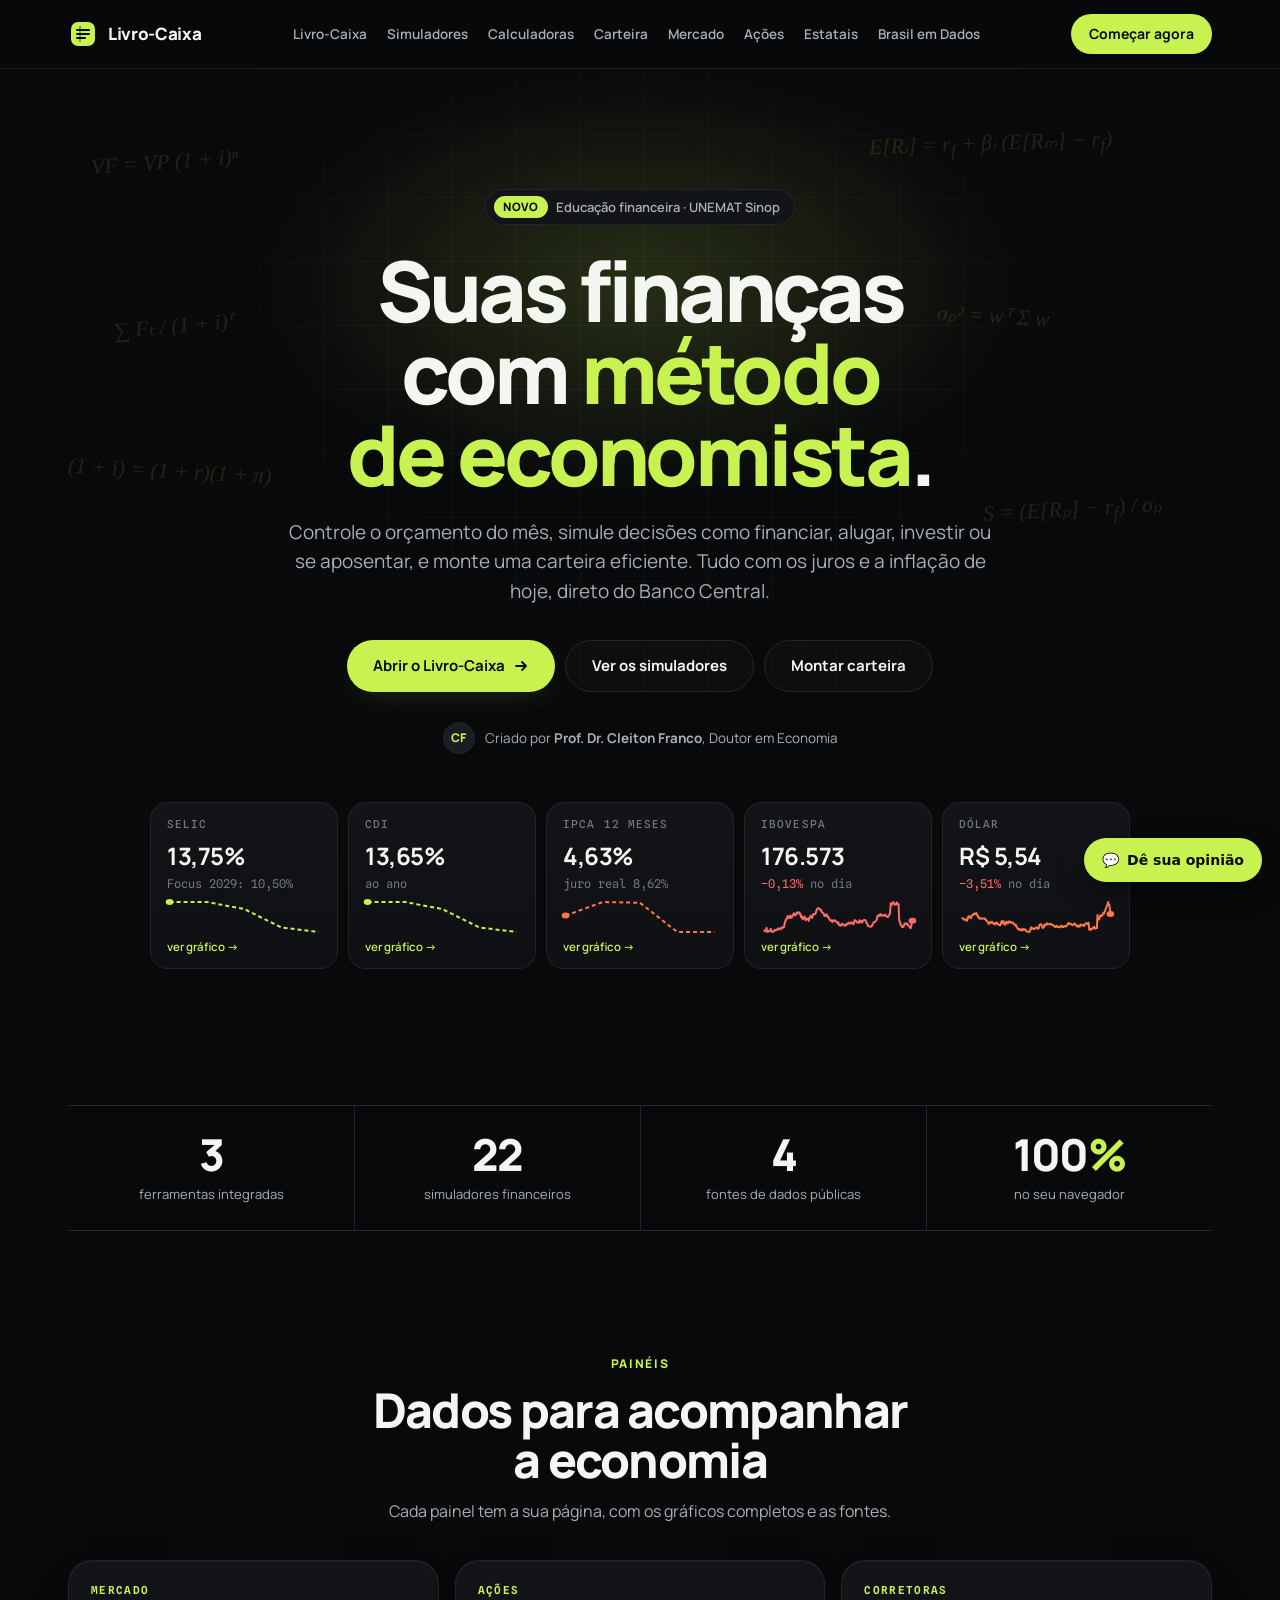
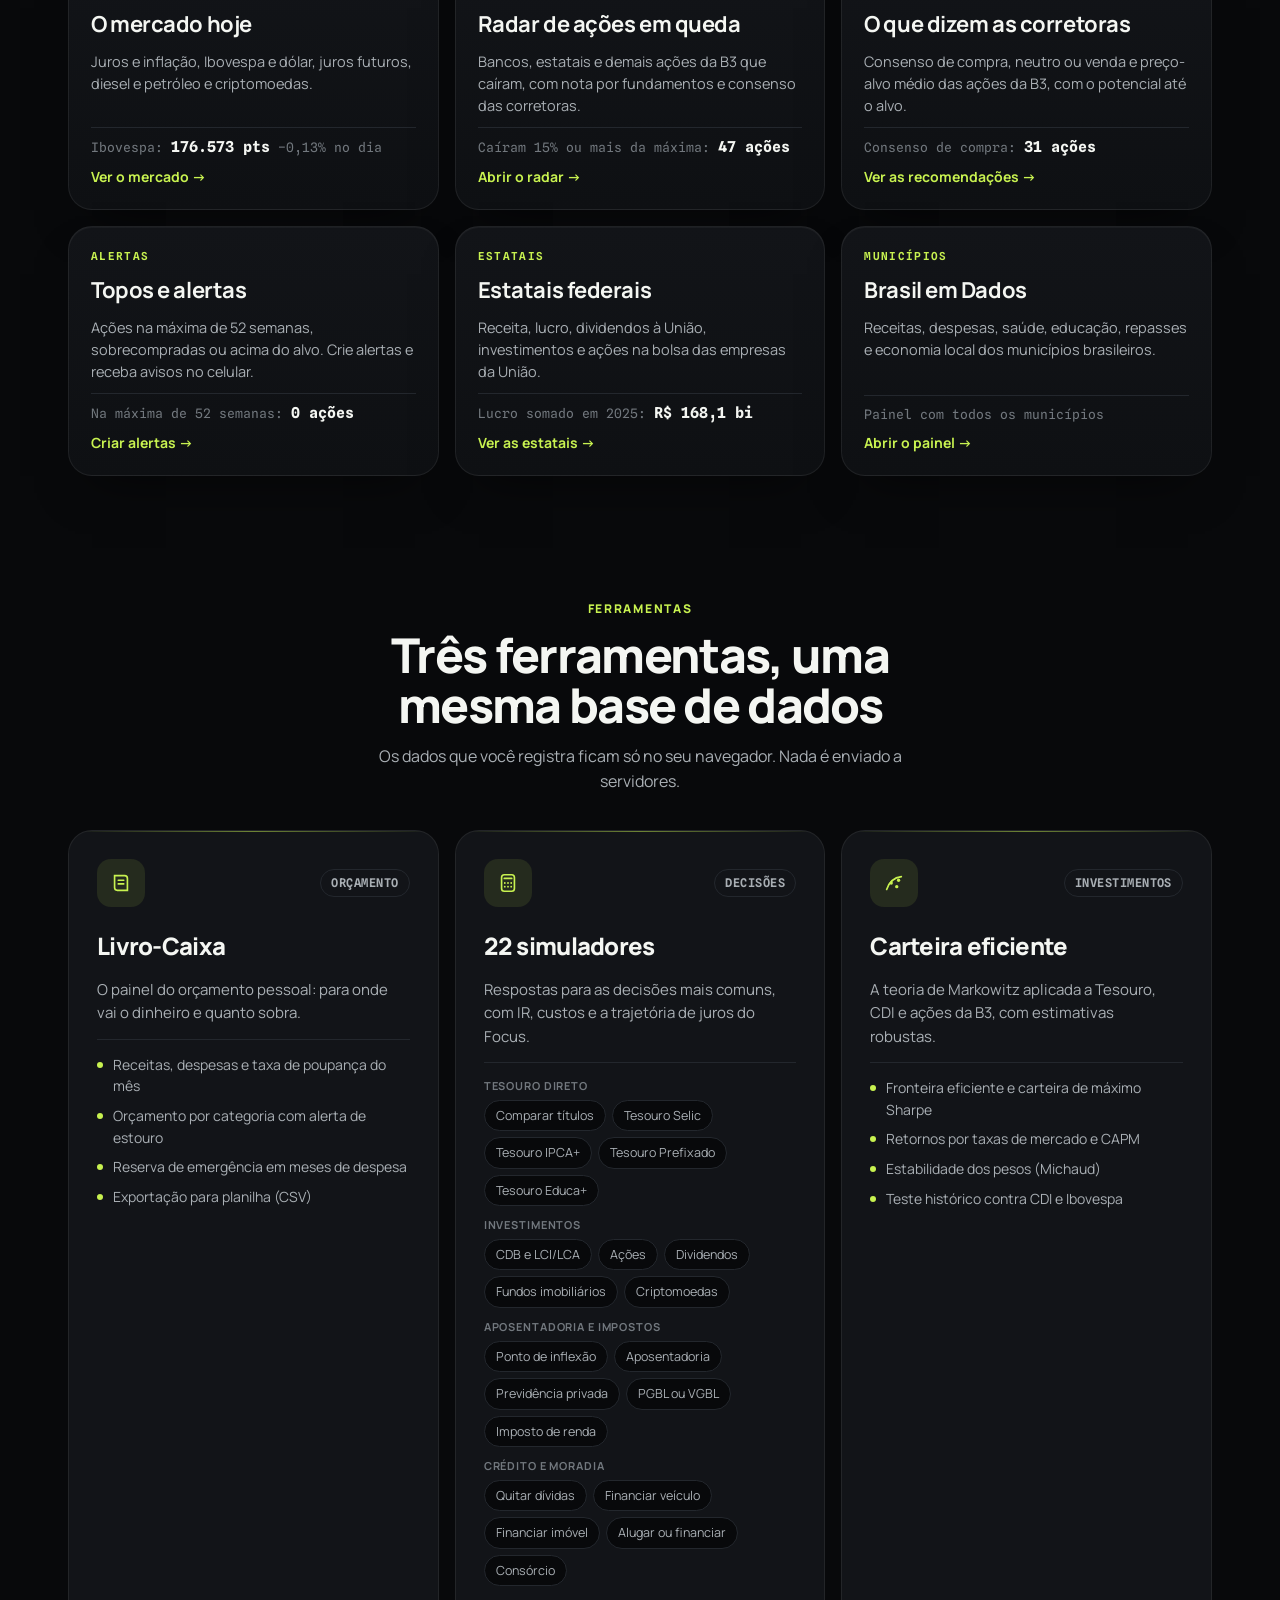
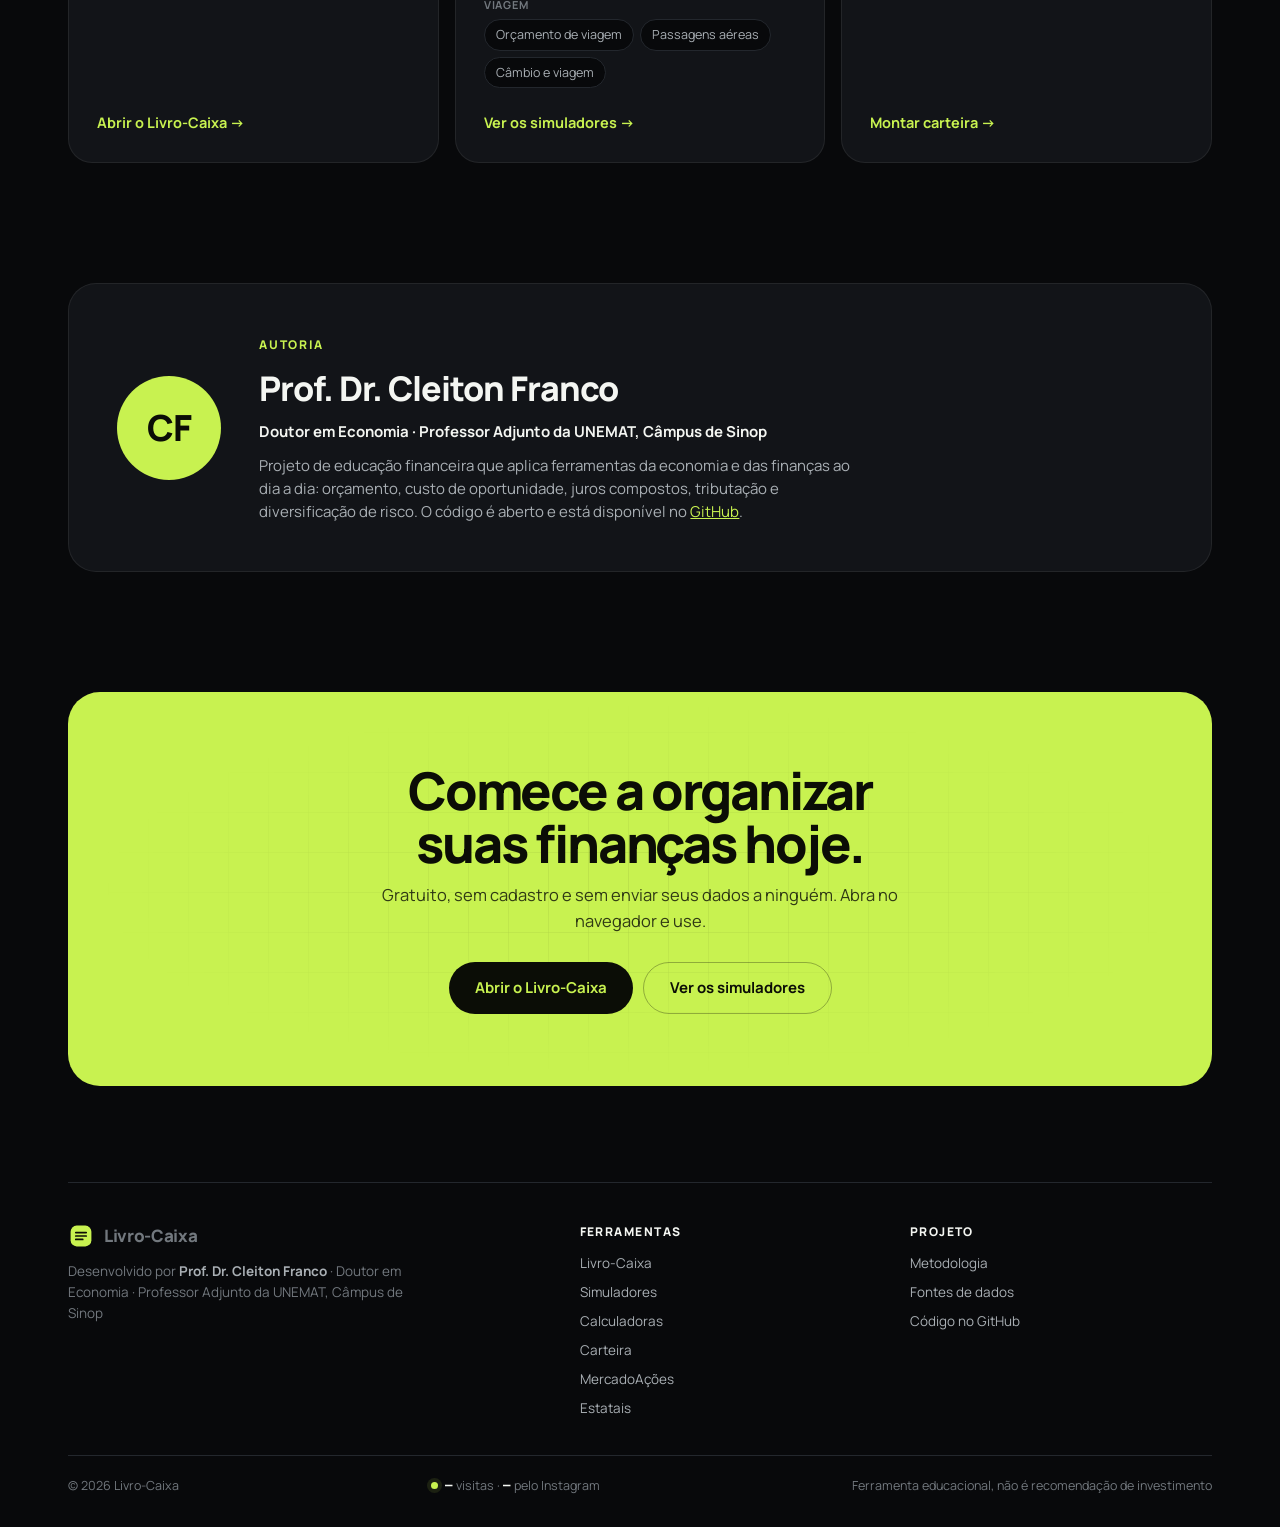
<file: index.html>
<!doctype html>
<html lang="pt-BR">
<head>
<meta charset="utf-8">
<meta name="viewport" content="width=device-width, initial-scale=1, viewport-fit=cover">
<meta name="author" content="Prof. Dr. Cleiton Franco">
<meta name="description" content="Livro-Caixa: painel de finanças pessoais, 22 simuladores financeiros e otimizador de carteira com dados do Banco Central. Por Prof. Dr. Cleiton Franco (UNEMAT).">
<meta name="theme-color" content="#08090b">
<title>Livro-Caixa · Finanças com método</title>
<link rel="preconnect" href="https://fonts.googleapis.com">
<link rel="preconnect" href="https://fonts.gstatic.com" crossorigin>
<link rel="stylesheet" href="https://fonts.googleapis.com/css2?family=Manrope:wght@400;500;600;700;800&family=Spline+Sans+Mono:wght@400;500;600&display=swap">
<style>
html,body{margin:0}
html{scroll-behavior:smooth}
[hidden]{display:none!important}
/* identidade escura, no estilo de página de produto de ETFs */
:root{
  color-scheme:dark;
  --bg:#08090b; --bg-2:#0e1013; --surface:#121418; --surface-2:#1a1d22; --ink:#f4f6f2; --ink-2:#a9afb4; --muted:#72787e;
  --line:#23272d; --ring:rgba(255,255,255,.07); --axis:#3a3f46;
  --accent:#c8f250; --accent-ink:#0b0d06; --accent-soft:rgba(200,242,80,.10); --glow:rgba(200,242,80,.16);
  --s1:#5aa2ff; --s2:#ff7a45; --s3:#34d399; --s4:#f5b83d; --good:#34d399;
  --shadow:0 1px 0 rgba(255,255,255,.04) inset,0 24px 48px -24px rgba(0,0,0,.6);
  --sans:"Manrope",system-ui,-apple-system,"Segoe UI",sans-serif;
  --mono:"Spline Sans Mono",ui-monospace,"Cascadia Mono",Consolas,monospace;
  --r:20px;
}
*{box-sizing:border-box}
body{background:var(--bg);color:var(--ink);font-family:var(--sans);font-size:15px;line-height:1.55;-webkit-font-smoothing:antialiased;overflow-x:hidden}
a{color:inherit}
:focus-visible{outline:2px solid var(--accent);outline-offset:3px;border-radius:8px}
.num{font-family:var(--mono);font-variant-numeric:tabular-nums;letter-spacing:-.01em}
.wrap{max-width:1200px;margin:0 auto;padding-inline:16px}
@media (min-width:720px){.wrap{padding-inline:28px}}

/* navegação fixa */
.bar{position:sticky;top:0;z-index:20;background:rgba(8,9,11,.72);backdrop-filter:saturate(1.4) blur(14px);-webkit-backdrop-filter:saturate(1.4) blur(14px);border-bottom:1px solid var(--ring)}
.bar .wrap{display:flex;justify-content:space-between;align-items:center;gap:12px;height:68px}
.brand{display:flex;align-items:center;gap:10px;text-decoration:none;font-weight:800;font-size:17px;letter-spacing:-.02em}
.brand svg{flex:none}
.bar nav{display:flex;gap:2px}
.bar nav a{text-decoration:none;color:var(--ink-2);font-weight:600;font-size:14px;padding:8px 14px;border-radius:999px;transition:color .15s}
.bar nav a:hover{color:var(--ink)}
.bar .cta-mini{display:inline-flex;align-items:center;height:40px;padding:0 18px;border-radius:999px;background:var(--accent);color:var(--accent-ink);font-weight:700;font-size:14px;text-decoration:none;white-space:nowrap}
.bar .cta-mini:hover{filter:brightness(1.06)}
@media (max-width:1160px){.bar nav{display:none}}
.bar nav a{padding:8px 9px;font-size:13.5px}
@media (max-width:1400px){.bar nav a.op{display:none}}
@media (max-width:380px){.bar .cta-mini{padding:0 14px;font-size:13px}}

/* capa */
.hero{position:relative;text-align:center;padding:clamp(56px,10vw,120px) 0 clamp(36px,6vw,64px);isolation:isolate}
.hero::before{content:"";position:absolute;left:50%;top:-10%;width:min(1100px,100%);height:620px;transform:translateX(-50%);z-index:-1;
  background:radial-gradient(closest-side,var(--glow),transparent 70%)}
.hero::after{content:"";position:absolute;inset:0;z-index:-2;opacity:.5;
  background:linear-gradient(var(--ring) 1px,transparent 1px) 0 0/64px 64px,linear-gradient(90deg,var(--ring) 1px,transparent 1px) 0 0/64px 64px;
  -webkit-mask-image:radial-gradient(ellipse 70% 60% at 50% 30%,#000 30%,transparent 75%);mask-image:radial-gradient(ellipse 70% 60% at 50% 30%,#000 30%,transparent 75%)}
.eqbg{position:absolute;inset:0;pointer-events:none;overflow:hidden;z-index:-1}
.eqbg span{position:absolute;white-space:nowrap;font-family:KaTeX_Main,"Cambria Math","STIX Two Math","Times New Roman",serif;font-style:italic;color:var(--accent);opacity:.12;font-size:clamp(14px,1.7vw,22px)}
@media (max-width:720px){.eqbg{display:none}}
.pill{display:inline-flex;align-items:center;gap:8px;padding:6px 14px 6px 8px;border:1px solid var(--ring);background:var(--surface);border-radius:999px;font-size:13px;font-weight:600;color:var(--ink-2)}
.pill i{font-style:normal;background:var(--accent);color:var(--accent-ink);border-radius:999px;padding:2px 9px;font-size:11.5px;font-weight:800;letter-spacing:.04em;text-transform:uppercase}
h1{font-size:clamp(40px,7vw,84px);line-height:.98;letter-spacing:-.045em;font-weight:800;margin:24px auto 22px;max-width:15ch;text-wrap:balance}
h1 em{font-style:normal;color:var(--accent)}
.lead{font-size:clamp(16px,1.7vw,19px);color:var(--ink-2);max-width:60ch;margin:0 auto 34px;text-wrap:pretty}
.ctas{display:flex;gap:10px;flex-wrap:wrap;justify-content:center}
.btn{display:inline-flex;align-items:center;justify-content:center;gap:8px;height:52px;padding:0 26px;border-radius:999px;font-weight:700;text-decoration:none;font-size:15px;transition:filter .15s,background .15s,border-color .15s}
.btn.pri{background:var(--accent);color:var(--accent-ink);box-shadow:0 10px 30px -10px var(--glow)}
.btn.pri:hover{filter:brightness(1.06)}
.btn.sec{border:1px solid var(--line);background:rgba(255,255,255,.02);color:var(--ink)}
.btn.sec:hover{border-color:var(--ink-2)}
@media (max-width:480px){.ctas .btn{width:100%}}
.byline{margin-top:30px;font-size:13.5px;color:var(--ink-2);display:inline-flex;align-items:center;gap:10px}
.byline .mono{width:32px;height:32px;border-radius:50%;background:var(--surface-2);border:1px solid var(--line);color:var(--accent);display:grid;place-items:center;font-weight:800;font-size:12px;flex:none}

/* painel do mercado */
.mcard{margin-top:clamp(40px,6vw,64px);text-align:left;background:linear-gradient(180deg,var(--surface),var(--bg-2));border:1px solid var(--ring);border-radius:28px;padding:clamp(18px,3vw,32px);box-shadow:var(--shadow);
  display:grid;grid-template-columns:minmax(0,.9fr) minmax(0,1.1fr);gap:clamp(20px,3vw,40px);align-items:center}
.mcard > *{min-width:0}
@media (max-width:900px){.mcard{grid-template-columns:minmax(0,1fr)}}
.mcard .top{display:flex;justify-content:space-between;align-items:center;gap:8px;flex-wrap:wrap;margin-bottom:16px}
.mcard h2{font-size:13px;margin:0;font-weight:700;letter-spacing:.1em;text-transform:uppercase;color:var(--ink-2)}
.status{font-size:12px;color:var(--muted);display:inline-flex;align-items:center;gap:6px;border:1px solid var(--line);border-radius:999px;padding:3px 10px}
.status i{width:7px;height:7px;border-radius:50%;background:var(--muted)}
.status.on i{background:var(--good);box-shadow:0 0 0 4px rgba(52,211,153,.18)}
.ind{display:grid;grid-template-columns:repeat(3,1fr);gap:10px}
.ind div{background:var(--bg);border:1px solid var(--ring);border-radius:16px;padding:14px 16px;min-width:0}
.ind span{display:block;font-size:11px;font-weight:700;letter-spacing:.08em;text-transform:uppercase;color:var(--muted)}
.ind b{display:block;font-family:var(--mono);font-size:26px;font-weight:500;letter-spacing:-.03em;margin-top:4px}
.ind div:first-child b{color:var(--accent)}
@media (max-width:480px){.ind b{font-size:19px}.ind div{padding:10px 12px}}
.math{font-family:KaTeX_Main,"Cambria Math","Times New Roman",serif}
.fisher{margin:16px 0 0;padding-top:14px;border-top:1px dashed var(--line);font-size:13px;color:var(--ink-2)}
.fisher .katex{font-size:1.08em;color:var(--ink)}
.chart{position:relative}
.chart svg{display:block;width:100%;overflow:visible}
.chart text{font-family:var(--sans);font-size:11px;fill:var(--muted)}
.chart .tn{font-family:var(--mono);font-size:10.5px}
.chart .vl{font-family:var(--mono);font-size:11px;font-weight:600;fill:var(--ink)}
.legend{display:flex;gap:14px;font-size:12px;color:var(--ink-2);flex-wrap:wrap}
.legend span{display:inline-flex;align-items:center;gap:6px}
.legend i{width:14px;height:3px;border-radius:2px}
.mcard .fonte{font-size:11.5px;color:var(--muted);margin:10px 0 0}

/* bolsa e câmbio */
.bc{margin-top:16px;display:grid;grid-template-columns:repeat(2,minmax(0,1fr));gap:16px;text-align:left}
@media (max-width:760px){.bc{grid-template-columns:minmax(0,1fr)}}
.serie{background:linear-gradient(180deg,var(--surface),var(--bg-2));border:1px solid var(--ring);border-radius:24px;padding:clamp(16px,2.4vw,24px);box-shadow:var(--shadow);min-width:0}
.serie .top{display:flex;justify-content:space-between;align-items:baseline;gap:8px;flex-wrap:wrap}
.serie h2{font-size:13px;margin:0;font-weight:700;letter-spacing:.1em;text-transform:uppercase;color:var(--ink-2)}
.serie .dt{font-size:12px;color:var(--muted)}
.serie .val{display:flex;align-items:baseline;gap:12px;flex-wrap:wrap;margin:8px 0 6px}
.serie .val b{font-family:var(--mono);font-size:clamp(26px,3.4vw,34px);font-weight:500;letter-spacing:-.03em}
.serie .var{display:flex;gap:6px;flex-wrap:wrap}
.serie .var span{font-family:var(--mono);font-size:12px;border-radius:999px;padding:2px 9px;border:1px solid var(--line);color:var(--ink-2)}
.serie .var .up{color:var(--good);border-color:color-mix(in srgb,var(--good) 40%,transparent)}
.serie .var .dn{color:var(--s2);border-color:color-mix(in srgb,var(--s2) 40%,transparent)}
.serie .chart{height:160px}
.serie .tipb{position:absolute;top:0;pointer-events:none;background:var(--surface);border:1px solid var(--line);border-radius:10px;padding:5px 9px;font-size:12px;white-space:nowrap;box-shadow:var(--shadow)}
.serie .tipb b{font-family:var(--mono);font-weight:600}
.serie .fonte{font-size:11.5px;color:var(--muted);margin:8px 0 0}

/* faixa de números */
.stats{display:grid;grid-template-columns:repeat(4,1fr);border-block:1px solid var(--line);margin-top:clamp(40px,6vw,72px)}
.stats div{padding:26px 20px;text-align:center}
.stats div + div{border-left:1px solid var(--line)}
.stats b{display:block;font-size:clamp(28px,4vw,44px);font-weight:800;letter-spacing:-.04em;line-height:1}
.stats b em{font-style:normal;color:var(--accent)}
.stats span{display:block;margin-top:8px;font-size:13px;color:var(--ink-2)}
@media (max-width:720px){.stats{grid-template-columns:repeat(2,1fr)}.stats div:nth-child(3){border-left:0}.stats div:nth-child(n+3){border-top:1px solid var(--line)}}

/* seções */
section.blk{margin-top:clamp(64px,10vw,120px)}
.shead{text-align:center;margin:0 auto 36px;max-width:720px}
.eyebrow{display:inline-block;font-size:12px;font-weight:800;letter-spacing:.14em;text-transform:uppercase;color:var(--accent)}
h2.sec{font-size:clamp(28px,4.2vw,48px);letter-spacing:-.035em;line-height:1.05;margin:10px 0 14px;font-weight:800;text-wrap:balance}
.shead p{margin:0 auto;color:var(--ink-2);max-width:56ch;font-size:16px}

/* cards de produto */
.tools{display:grid;grid-template-columns:repeat(3,1fr);gap:16px}
@media (max-width:960px){.tools{grid-template-columns:1fr}}
.tool{position:relative;background:var(--surface);border:1px solid var(--ring);border-radius:24px;padding:28px;display:flex;flex-direction:column;gap:14px;overflow:hidden;transition:transform .2s ease,border-color .2s ease}
.tool::before{content:"";position:absolute;inset:0 0 auto;height:1px;background:linear-gradient(90deg,transparent,var(--accent),transparent);opacity:.5}
.tool:hover{border-color:rgba(200,242,80,.35)}
@media (prefers-reduced-motion:no-preference){.tool:hover{transform:translateY(-3px)}}
.tool .head{display:flex;justify-content:space-between;align-items:center;gap:10px}
.tool .ic{width:48px;height:48px;border-radius:14px;background:var(--accent-soft);color:var(--accent);display:grid;place-items:center}
.tool .tk{font-family:var(--mono);font-size:12px;font-weight:600;letter-spacing:.04em;color:var(--ink-2);border:1px solid var(--line);border-radius:999px;padding:4px 10px}
.tool h3{margin:6px 0 0;font-size:24px;letter-spacing:-.03em;font-weight:800}
.tool p{margin:0;color:var(--ink-2);font-size:15px}
.tool ul{margin:0;padding:14px 0 0;border-top:1px solid var(--line);list-style:none;color:var(--ink-2);font-size:14px;display:flex;flex-direction:column;gap:8px}
.tool li{display:flex;gap:10px}
.tool li::before{content:"";flex:none;width:6px;height:6px;margin-top:8px;border-radius:50%;background:var(--accent)}
.tool .go{margin-top:auto;padding-top:10px;font-weight:700;color:var(--accent);font-size:14.5px;text-decoration:none}
.tool .go::after{content:"";position:absolute;inset:0;border-radius:24px}
.sims{display:flex;flex-direction:column;gap:10px;padding-top:14px;border-top:1px solid var(--line)}
.simg{display:flex;flex-wrap:wrap;gap:6px;align-items:center}
.simg span{width:100%;font-size:11px;font-weight:700;letter-spacing:.08em;text-transform:uppercase;color:var(--muted)}
.sims a{position:relative;z-index:1;font-size:12.5px;border:1px solid var(--line);border-radius:999px;padding:5px 11px;text-decoration:none;color:var(--ink-2);background:var(--bg)}
.sims a:hover{color:var(--accent);border-color:var(--accent)}

/* equações */
.eqs{display:grid;grid-template-columns:repeat(auto-fit,minmax(min(100%,320px),1fr));gap:14px}
.eq{background:var(--surface);border:1px solid var(--ring);border-radius:20px;padding:22px 24px;display:flex;flex-direction:column;gap:10px;min-width:0}
.eq.wide{grid-column:span 2}
.eq.full{grid-column:1/-1}
@media (max-width:1020px){.eq.wide{grid-column:1/-1}}
@media (max-width:700px){.eq.wide,.eq.full{grid-column:auto}}
.eq .f{overflow-x:auto;overflow-y:hidden;padding:12px 14px;font-size:1.1em;color:var(--ink);background:var(--bg);border:1px solid var(--ring);border-radius:14px}
.eq .f .katex-display{margin:0}
.eq h3{margin:4px 0 0;font-size:17px;letter-spacing:-.015em;font-weight:800}
.eq p{margin:0;font-size:14px;color:var(--ink-2)}
.eq .uso{display:flex;flex-wrap:wrap;gap:6px;margin-top:auto;padding-top:4px}
.eq .uso a{font-size:12px;border:1px solid var(--line);border-radius:999px;padding:3px 10px;text-decoration:none;color:var(--ink-2)}
.eq .uso a:hover{color:var(--accent);border-color:var(--accent)}

/* fontes de dados */
.fontes{display:grid;grid-template-columns:repeat(4,1fr);gap:14px;counter-reset:f}
@media (max-width:860px){.fontes{grid-template-columns:repeat(2,1fr)}}
@media (max-width:440px){.fontes{grid-template-columns:1fr}}
.fonte-c{background:var(--surface);border:1px solid var(--ring);border-radius:20px;padding:22px;counter-increment:f}
.fonte-c::before{content:"0" counter(f);display:block;font-family:var(--mono);font-size:13px;color:var(--accent);margin-bottom:18px}
.fonte-c b{display:block;font-size:17px;margin-bottom:6px;letter-spacing:-.01em}
.fonte-c span{font-size:14px;color:var(--ink-2)}
.fonte-c code{display:inline-block;margin-top:10px;font-family:var(--mono);font-size:12px;color:var(--muted)}
#atual{margin-top:18px;text-align:center;font-size:13px;color:var(--muted)}

/* autoria */
.autor-blk{background:var(--surface);border:1px solid var(--ring);border-radius:28px;padding:clamp(24px,4vw,48px);display:grid;grid-template-columns:auto 1fr;gap:clamp(18px,3vw,40px);align-items:center}
@media (max-width:620px){.autor-blk{grid-template-columns:1fr}}
.autor-blk .mono{width:104px;height:104px;border-radius:50%;background:var(--accent);color:var(--accent-ink);display:grid;place-items:center;font-weight:800;font-size:36px;letter-spacing:-.03em}
.autor-blk h2{margin:6px 0 6px;font-size:clamp(24px,3vw,34px);letter-spacing:-.03em;font-weight:800}
.autor-blk p{margin:0;color:var(--ink-2);max-width:66ch}
.autor-blk .cred{font-weight:700;color:var(--ink);margin-bottom:10px}
.autor-blk a{color:var(--accent)}

/* chamada final */
.band{margin-top:clamp(64px,10vw,120px);position:relative;overflow:hidden;border-radius:32px;padding:clamp(36px,6vw,72px) clamp(20px,4vw,56px);text-align:center;background:var(--accent);color:var(--accent-ink);isolation:isolate}
.band::after{content:"";position:absolute;inset:0;z-index:-1;opacity:.18;background:linear-gradient(rgba(0,0,0,.35) 1px,transparent 1px) 0 0/40px 40px,linear-gradient(90deg,rgba(0,0,0,.35) 1px,transparent 1px) 0 0/40px 40px;
  -webkit-mask-image:radial-gradient(ellipse at center,#000,transparent 70%);mask-image:radial-gradient(ellipse at center,#000,transparent 70%)}
.band h2{margin:0 auto 12px;font-size:clamp(28px,4.4vw,52px);letter-spacing:-.04em;line-height:1.02;font-weight:800;max-width:18ch;text-wrap:balance}
.band p{margin:0 auto 28px;max-width:52ch;font-size:16.5px;opacity:.8}
.band .btn.pri{background:var(--accent-ink);color:var(--accent);box-shadow:none}
.band .btn.sec{border-color:rgba(11,13,6,.3);color:var(--accent-ink);background:transparent}
.band .btn.sec:hover{border-color:var(--accent-ink)}

/* rodapé */
footer.autor{margin-top:clamp(56px,8vw,96px);border-top:1px solid var(--line);padding-block:40px 32px;font-size:13.5px;color:var(--muted)}
footer .cols{display:grid;grid-template-columns:1.6fr 1fr 1fr;gap:28px}
@media (max-width:720px){footer .cols{grid-template-columns:1fr 1fr}footer .cols > :first-child{grid-column:1/-1}}
footer h4{margin:0 0 12px;font-size:12px;letter-spacing:.12em;text-transform:uppercase;color:var(--ink);font-weight:800}
footer ul{list-style:none;margin:0;padding:0;display:flex;flex-direction:column;gap:8px}
footer ul a{color:var(--ink-2);text-decoration:none}
footer ul a:hover{color:var(--accent)}
footer .about p{margin:12px 0 0;max-width:44ch}
footer .about b{color:var(--ink-2);font-weight:700}
footer .visitas{display:inline-flex;align-items:center;gap:7px}
footer .visitas[hidden]{display:none}
footer .visitas i{width:7px;height:7px;border-radius:50%;background:var(--accent);box-shadow:0 0 0 4px var(--accent-soft)}
footer .visitas b{color:var(--ink);font-weight:600}
footer .legal{margin-top:36px;padding-top:20px;border-top:1px solid var(--line);display:flex;flex-wrap:wrap;justify-content:space-between;gap:6px 16px;font-size:12.5px}

/* juros futuros (DI1) */
.serie.di{text-align:left}
.bc.dis{margin-top:16px}
.di .ctl{display:flex;justify-content:space-between;gap:8px;flex-wrap:wrap;margin:10px 0 12px}
.seg{display:inline-flex;flex-wrap:wrap;border:1px solid var(--line);border-radius:999px;padding:3px;background:var(--bg);gap:2px}
.seg button{border:0;background:none;color:var(--ink-2);font:600 12.5px/1 var(--sans);padding:7px 11px;border-radius:999px;cursor:pointer}
.seg button:hover{color:var(--ink)}
.seg button[aria-pressed="true"]{background:var(--accent);color:var(--accent-ink)}
.di .chart{height:220px}
.di .mini{display:grid;grid-template-columns:repeat(auto-fit,minmax(96px,1fr));gap:8px;margin-top:12px}
.di .mini div{background:var(--bg);border:1px solid var(--ring);border-radius:12px;padding:8px 10px;min-width:0}
.di .mini span{display:block;font-size:10.5px;font-weight:700;letter-spacing:.08em;text-transform:uppercase;color:var(--muted)}
.di .mini b{display:block;font-family:var(--mono);font-size:14px;font-weight:500;margin-top:2px;white-space:nowrap;overflow:hidden;text-overflow:ellipsis}
.serie.inc{margin-top:16px}
.di .leitura{margin:12px 0 0;padding:12px 14px;border-radius:12px;border:1px solid color-mix(in srgb,var(--s1) 35%,transparent);background:color-mix(in srgb,var(--s1) 8%,transparent);color:var(--ink);font-size:14px;text-wrap:pretty}
.di .leitura b{color:var(--s1)}
.di .ctl .dt{align-self:center}
.di .termo{margin-top:12px;padding-top:12px;border-top:1px dashed var(--line);overflow-x:auto}
.di .termo .katex{font-size:1.05em;color:var(--ink)}
.di .it{font-family:var(--mono);font-size:13px;color:var(--ink)}
.serie.comb{margin-top:16px}
.comb .mini b{white-space:normal}
.comb .seg button i{display:inline-block;width:9px;height:9px;border-radius:3px;margin-right:6px;vertical-align:-1px}
.comb .seg button[aria-pressed="false"] i{opacity:.35}
.comb #sComb button[aria-pressed="true"]{background:var(--surface-2);color:var(--ink)}
.serie.cripto{margin-top:16px}
.cripto .mini b{white-space:normal}
.cripto .mini span{overflow-wrap:anywhere}
.cripto .fng{display:inline-block;width:8px;height:8px;border-radius:50%;margin-right:6px;vertical-align:1px}
.chart text.ref{fill:var(--ink-2);font-family:var(--mono);font-size:10.5px}

/* estatais federais */
.est-res{margin-top:14px!important;font-size:14.5px}
.est-res b{color:var(--ink)}
.est .pos,.est-res .pos{color:var(--good)} .est .neg,.est-res .neg{color:#ff6b6b}
.est{background:linear-gradient(180deg,var(--surface),var(--bg-2));border:1px solid var(--ring);border-radius:28px;padding:clamp(16px,3vw,32px);box-shadow:var(--shadow);min-width:0}
.est h3{margin:0;font-size:clamp(20px,2.6vw,28px);letter-spacing:-.03em;line-height:1.1}
.est h3 small{font-size:13px;color:var(--ink-2);font-weight:600;letter-spacing:0}
.est h4{margin:22px 0 10px;font-family:var(--mono);font-size:11.5px;font-weight:600;letter-spacing:.12em;text-transform:uppercase;color:var(--muted)}
.est-ctl{display:flex;flex-wrap:wrap;gap:12px 18px;align-items:flex-end}
.est-ctl .f{display:flex;flex-direction:column;gap:6px;min-width:0}
.est-ctl .f > span{font-family:var(--mono);font-size:11px;letter-spacing:.12em;text-transform:uppercase;color:var(--muted)}
.est-ctl select{height:42px;background:var(--bg);color:var(--ink);border:1px solid var(--line);border-radius:12px;padding:0 12px;font:600 14px var(--sans)}
.est-ctl .tg{flex-direction:row;align-items:center;gap:10px;cursor:pointer;border:1px solid var(--line);border-radius:14px;padding:8px 14px;background:var(--bg)}
.est-ctl .tg input{position:absolute;opacity:0;pointer-events:none}
.est-ctl .tg .sw{width:38px;height:22px;border-radius:999px;background:var(--surface-2);border:1px solid var(--line);position:relative;flex:none;transition:background .15s}
.est-ctl .tg .sw::after{content:"";position:absolute;top:2px;left:2px;width:16px;height:16px;border-radius:50%;background:var(--ink-2);transition:transform .15s}
.est-ctl .tg input:checked + .sw{background:var(--s1)} .est-ctl .tg input:checked + .sw::after{transform:translateX(16px);background:#fff}
.est-ctl .tg input:focus-visible + .sw{outline:2px solid var(--accent);outline-offset:2px}
.est-ctl .tg b{display:block;font-size:13.5px} .est-ctl .tg small{display:block;font-size:11.5px;color:var(--muted)}
.est .seg{display:flex;gap:4px;border:1px solid var(--line);border-radius:12px;padding:3px;background:var(--bg)}
.est .seg button{border:0;background:none;color:var(--ink-2);font:700 13px var(--sans);padding:8px 12px;border-radius:9px;cursor:pointer}
.est .seg button[aria-pressed="true"]{background:var(--accent);color:var(--accent-ink)}
.est-tabs,.est-chips{display:flex;gap:6px;overflow-x:auto;scrollbar-width:thin;padding-bottom:4px}
.est-tabs{margin-top:22px;border-bottom:1px solid var(--line)}
.est-tabs button{flex:none;display:inline-flex;align-items:center;gap:7px;border:0;background:none;color:var(--ink-2);font:700 14px var(--sans);padding:10px 12px;border-bottom:2px solid transparent;cursor:pointer;white-space:nowrap}
.est-tabs button i{width:8px;height:8px;border-radius:50%}
.est-tabs button[aria-selected="true"]{color:var(--ink);border-bottom-color:var(--accent)}
.est-chips{margin-top:12px}
.est-chips button{flex:none;border:1px solid var(--line);background:var(--bg);color:var(--ink-2);border-radius:999px;padding:7px 13px;font:600 13px var(--sans);cursor:pointer;white-space:nowrap}
.est-chips button[aria-pressed="true"]{background:var(--ink);color:var(--bg);border-color:var(--ink)}
.est-det{margin-top:18px;border:1px solid var(--ring);border-radius:20px;padding:clamp(14px,2.4vw,24px);background:rgba(255,255,255,.015)}
.est-dh{display:flex;gap:14px;align-items:center}
.est .lg{--w:88px;--h:42px;flex:none;display:inline-flex;align-items:center;justify-content:center;width:var(--w);height:var(--h);padding:0;box-sizing:border-box;border-radius:10px;background:#fff;box-shadow:0 1px 0 rgba(255,255,255,.06) inset}
.est .lg img{max-width:calc(var(--w) - 16px);max-height:calc(var(--h) - 12px);width:auto;height:auto;object-fit:contain;display:block}
.est .lg.sem{background:#151926;border:1px solid var(--line);box-shadow:none;color:var(--s4);font:800 11px var(--mono);letter-spacing:.02em}
.est .lg.g{--w:132px;--h:62px} .est .lg.g.sem{font-size:14px}
.est-dh p{margin:4px 0 0;color:var(--ink-2);font-size:13.5px}
.est .tag{display:inline-block;border:1px solid var(--line);border-radius:999px;padding:1px 8px;font-size:11.5px;color:var(--s4)}
.est-k{display:grid;grid-template-columns:repeat(auto-fit,minmax(min(100%,180px),1fr));gap:12px;margin-top:18px}
.est-k > div{border:1px solid var(--line);border-radius:16px;padding:14px 16px;background:var(--bg);min-width:0}
.est-k > div.pos{border-color:color-mix(in srgb,var(--good) 45%,transparent)} .est-k > div.neg{border-color:rgba(255,107,107,.45)}
.est-k span{font-family:var(--mono);font-size:11px;letter-spacing:.1em;text-transform:uppercase;color:var(--muted)}
.est-k b{display:block;white-space:nowrap;font-size:clamp(24px,2.7vw,34px);letter-spacing:-.03em;line-height:1.1;margin:6px 0 4px;color:var(--ink)}
.est-k .pos b{color:var(--good)} .est-k .neg b{color:#ff6b6b}
.est-k small{font-family:var(--mono);font-size:11.5px;color:var(--muted)}
.est-pn{display:flex;justify-content:space-between;gap:10px;flex-wrap:wrap;font-family:var(--mono);font-size:12.5px;color:var(--ink-2)}
.est-pb{display:flex;height:12px;border-radius:999px;overflow:hidden;margin-top:8px;background:var(--surface-2);gap:2px}
.est-gh{display:flex;justify-content:space-between;align-items:center;gap:10px;flex-wrap:wrap;margin:22px 0 10px}
.est-gh h4{margin:0}
.est-g{width:100%;height:auto;display:block;overflow:visible}
.est-g .zero{stroke:var(--axis)} .est-g .ax{fill:var(--muted);font:11px var(--mono)} .est-g .nd{fill:var(--muted);font:10px var(--mono)}
.est-g .vl{fill:var(--ink);font:700 12px var(--mono)}
.est-g .b{cursor:pointer;outline:none} .est-g .b:hover .bv,.est-g .b:focus-visible .bv{opacity:1}
.est-g .b:focus-visible rect:first-child{stroke:var(--accent);stroke-width:1.5}
.est-cap{margin:8px 0 0;font-size:14px;color:var(--ink-2)} .est-cap b{color:var(--ink)} .est-cap small{color:var(--muted);font-size:12px}
.est-th{display:flex;justify-content:space-between;align-items:baseline;gap:10px;flex-wrap:wrap;margin-top:28px}
.est-th h4{margin:0} .est-th span{font-size:12.5px;color:var(--muted)}
.est-tb{margin-top:10px}
.est-tb .tr{display:grid;grid-template-columns:28px minmax(0,1.5fr) minmax(0,1fr) minmax(0,1fr) 64px;gap:14px;align-items:center;padding:10px 8px;border-bottom:1px solid var(--line);border-radius:10px}
.est-tb .tr:not(.th){cursor:pointer} .est-tb .tr:not(.th):hover,.est-tb .tr:focus-visible{background:var(--surface-2)}
.est-tb .tr.sel{background:var(--accent-soft)}
.est-tb .th{font-family:var(--mono);font-size:11px;letter-spacing:.1em;text-transform:uppercase;color:var(--muted);cursor:default}
.est-tb .rk{color:var(--muted);font-size:12.5px;text-align:right}
.est-tb .nm{display:flex;gap:12px;align-items:center;min-width:0}
.est-tb .nm > span:last-child{min-width:0} .est-tb .nm b{display:block;font-size:14.5px;white-space:nowrap;overflow:hidden;text-overflow:ellipsis}
.est-tb .nm small{display:block;font-size:11.5px;color:var(--muted);font-family:var(--mono);white-space:nowrap;overflow:hidden;text-overflow:ellipsis}
.est-tb .c-r,.est-tb .c-l{display:grid;grid-template-columns:minmax(0,1fr) 72px;gap:10px;align-items:center}
.est-tb .th .c-r,.est-tb .th .c-l{display:block;text-align:right}
.est-tb .br{display:block;height:10px;border-radius:999px;overflow:hidden}
.est-tb .br i{display:block;height:100%;border-radius:999px}
.est-tb .c-r b,.est-tb .c-l b{text-align:right;font-size:13.5px}
.est-tb .n{text-align:right;font-size:13px;color:var(--ink-2)}
@media (max-width:760px){
  /* no celular, cada linha tem dois níveis: empresa em cima; receita, lucro e margem embaixo */
  .est-tb .tr{grid-template-columns:18px minmax(0,1fr) minmax(0,1fr) 62px;grid-template-areas:"rk nm nm nm" "rk r l n";gap:6px 8px;padding:10px 4px}
  .est-tb .rk{grid-area:rk;align-self:start;padding-top:8px} .est-tb .nm{grid-area:nm} .est-tb .c-r{grid-area:r} .est-tb .c-l{grid-area:l} .est-tb .n{grid-area:n}
  .est-tb .th{grid-template-areas:"rk nm nm nm" "rk r l n"}
  .est-tb .c-r,.est-tb .c-l{grid-template-columns:minmax(0,1fr) auto;gap:6px}
  .est-tb .c-r b,.est-tb .c-l b,.est-tb .n{font-size:12.5px}
  .est .est-tb .lg{--w:64px;--h:34px;border-radius:8px} .est .est-tb .lg.sem{font-size:9px}
}
.est-fonte{margin:18px 0 0;font-size:12.5px;color:var(--muted)}
.est-mais{display:block;margin:14px auto 0;border:1px solid var(--line);background:var(--bg);color:var(--ink);border-radius:999px;padding:10px 18px;font:700 13.5px var(--sans);cursor:pointer}
.est-mais:hover{border-color:var(--ink-2)}

/* dividendos à União (reaproveita o visual da seção de estatais) */
.est-k .az{border-color:rgba(90,162,255,.45)} .est-k .az b{color:#5aa2ff}
.est-k b.nm1{font-size:clamp(20px,2.2vw,26px);white-space:normal;line-height:1.15}
.dv-leg{display:flex;gap:16px;flex-wrap:wrap;margin-top:6px;font-size:12.5px;color:var(--ink-2)}
.dv-leg i{display:inline-block;width:10px;height:10px;border-radius:3px;margin-right:6px;vertical-align:-1px}
.dv-tb .tr{grid-template-columns:28px minmax(0,1.6fr) minmax(0,1.2fr) 80px 70px 90px}
.dv-tb .c-l{grid-template-columns:minmax(0,1fr) 72px}
@media (max-width:760px){
  .dv-tb .tr{grid-template-columns:18px repeat(3,minmax(0,1fr));grid-template-areas:"rk nm nm nm" "rk l t f"}
  .dv-tb .tr > :nth-child(4){grid-area:t} .dv-tb .tr > :nth-child(5){grid-area:f} .dv-tb .tr > :nth-child(6){display:none}
  .dv-tb .th > :nth-child(6){display:none} .dv-tb .br{display:none}
}

/* investimentos (reaproveita o visual da seção de estatais) */
.est-sub{display:flex;justify-content:center;flex-wrap:wrap;gap:6px;margin-top:16px}
.est-sub a{text-decoration:none;font-size:13px;font-weight:700;color:var(--ink-2);border:1px solid var(--line);border-radius:999px;padding:6px 13px}
.est-sub a:hover{color:var(--ink);border-color:var(--ink-2)}
.est-k .iv{border-color:rgba(79,209,197,.45)} .est-k .iv b{color:#4fd1c5}
.iv-cols{display:grid;grid-template-columns:repeat(auto-fit,minmax(min(100%,280px),1fr));gap:8px 28px}
.iv-bars{display:flex;flex-direction:column;gap:9px}
.iv-b{display:grid;grid-template-columns:minmax(0,1fr) 70px;gap:5px 10px;align-items:end;font-size:13px}
.iv-b > span{color:var(--ink-2);line-height:1.3;display:-webkit-box;-webkit-line-clamp:2;-webkit-box-orient:vertical;overflow:hidden}
.iv-b .br{grid-column:1/-1;grid-row:2}
.iv-b .br{display:block;height:9px;border-radius:999px;overflow:hidden;background:var(--surface-2)} .iv-b .br i{display:block;height:100%;border-radius:999px}
.iv-b b{text-align:right;font-size:12.5px} .iv-b small{grid-column:1/-1;margin-top:-2px;font-size:11px;color:var(--muted);font-family:var(--mono)}
.iv-tb .tr{grid-template-columns:28px minmax(0,1.6fr) minmax(0,1.2fr) 80px 80px 80px}
/* ações das estatais (reaproveita o visual da seção de estatais) */
.ae-cards{display:grid;grid-template-columns:repeat(auto-fill,minmax(min(100%,220px),1fr));gap:12px}
@media (max-width:560px){.ae-cards{grid-template-columns:repeat(2,minmax(0,1fr));gap:8px} .ae-c{padding:10px;gap:6px} .est .ae-t .lg{display:none} .ae-p{flex-direction:column;gap:2px} .ae-p b{font-size:18px} .ae-r{font-size:11px}}
.ae-c{display:flex;flex-direction:column;gap:8px;text-align:left;border:1px solid var(--line);border-radius:16px;padding:14px;background:var(--bg);color:var(--ink);font:inherit;cursor:pointer;min-width:0}
.ae-c:hover{border-color:var(--ink-2)} .ae-c.sel{border-color:#5aa2ff;background:var(--accent-soft)}
.ae-t{display:flex;gap:10px;align-items:center;min-width:0} .ae-t > span:last-child{min-width:0}
.ae-t b{display:block;font-family:var(--mono);font-size:14px} .ae-t small{display:block;font-size:12px;color:var(--muted);white-space:nowrap;overflow:hidden;text-overflow:ellipsis}
.est .ae-t .lg{--w:64px;--h:34px;border-radius:8px}
.ae-p{display:flex;justify-content:space-between;align-items:baseline;gap:8px} .ae-p b{font-size:22px;letter-spacing:-.02em} .ae-p small{font-size:12.5px;font-family:var(--mono)}
.ae-mini{width:100%;height:34px;display:block}
.ae-r{font-size:12px;color:var(--muted)}
.est-dh h3 small{font-size:.6em;color:var(--muted);font-family:var(--mono);margin-left:6px}
.est-g .gd{stroke:var(--line);stroke-dasharray:2 4}
/* radar de ações em queda */
.rd-ctl{display:flex;flex-wrap:wrap;gap:10px 16px;align-items:flex-end}
.rd-dest{display:grid;grid-template-columns:repeat(auto-fit,minmax(min(100%,240px),1fr));gap:12px;margin-top:10px}
.rd-d{border:1px solid var(--line);border-radius:16px;padding:14px 16px;background:var(--bg);min-width:0}
.rd-dh{display:flex;justify-content:space-between;align-items:center} .rd-dh b{font-family:var(--mono);font-size:16px}
.rd-d > small{display:block;color:var(--muted);font-size:12px} .rd-d p{margin:8px 0 6px} .rd-d p b{font-size:20px;margin-right:6px} .rd-d p span{font-size:12.5px}
.rd-d ul{list-style:none;margin:0 0 8px;padding:0;display:flex;flex-wrap:wrap;gap:4px} .rd-d li{font-size:11px;font-family:var(--mono);border:1px solid color-mix(in srgb,var(--good) 45%,transparent);color:var(--good);border-radius:999px;padding:2px 8px}
.rd-nota{display:inline-block;min-width:26px;text-align:center;font:700 12px var(--mono);border-radius:999px;padding:3px 7px;background:var(--surface-2);color:var(--ink-2)}
.rd-nota.n4,.rd-nota.n5,.rd-nota.n6,.rd-dh .rd-nota{background:color-mix(in srgb,var(--good) 22%,transparent);color:var(--good)} .rd-nota.n3{background:rgba(245,184,61,.18);color:#f5b83d}
.rd-wrap{overflow-x:auto;margin-top:10px;-webkit-overflow-scrolling:touch}
.rd-tb{width:100%;border-collapse:collapse;font-size:13px;min-width:860px}
.rd-tb th{font:400 10.5px var(--mono);letter-spacing:.08em;text-transform:uppercase;color:var(--muted);text-align:right;padding:8px 6px;border-bottom:1px solid var(--line);white-space:nowrap}
.rd-tb th:first-child,.rd-tb td:first-child,.rd-tb th:nth-child(10),.rd-tb td:nth-child(10){text-align:left}
.rd-tb td{padding:8px 6px;border-bottom:1px solid var(--line);text-align:right;white-space:nowrap;color:var(--ink-2)}
.rd-tb td:first-child b{display:block;font-family:var(--mono);color:var(--ink)} .rd-tb td small{color:var(--muted);font-size:11px}
.rd-tb td:first-child small{display:block;max-width:170px;overflow:hidden;text-overflow:ellipsis}
.rd-tb td.ok{color:var(--good);font-weight:700}
.rd-crit,.rd-dicas{margin-top:22px;border:1px solid var(--line);border-radius:16px;padding:14px 18px;background:var(--bg)}
.rd-crit h4,.rd-dicas h4{margin:0 0 8px} .rd-crit ol,.rd-dicas ul{margin:0;padding-left:20px;font-size:13.5px;color:var(--ink-2);line-height:1.55} .rd-crit p{font-size:13px;color:var(--muted);margin:10px 0 0}
.rd-dicas li{margin-bottom:6px}
.iv-tb .c-l{grid-template-columns:minmax(0,1fr) 72px}
@media (max-width:760px){
  .iv-tb .tr{grid-template-columns:18px repeat(3,minmax(0,1fr));grid-template-areas:"rk nm nm nm" "rk l t f"}
  .iv-tb .tr > :nth-child(4){grid-area:t} .iv-tb .tr > :nth-child(5){grid-area:f} .iv-tb .tr > :nth-child(6){display:none}
  .iv-tb .br{display:none}
}

.bar nav a,.bar .brand{white-space:nowrap}
.mnav{display:none}
@media (max-width:1160px){.mnav{display:flex;gap:4px;overflow-x:auto;scrollbar-width:none;padding:0 16px 10px;max-width:100%}
  .mnav a{flex:none;text-decoration:none;color:var(--ink-2);font-weight:600;font-size:13px;padding:6px 12px;border-radius:999px;border:1px solid var(--line)}
  .mnav a[aria-current="page"]{color:var(--accent-ink);background:var(--accent);border-color:var(--accent)}}
/* páginas internas (Mercado, Estatais, Metodologia) e capa enxuta */
h1.sec{font-size:clamp(34px,5vw,58px);letter-spacing:-.035em;line-height:1.05;margin:10px 0 14px;font-weight:800;text-wrap:balance}
.pg{text-align:center;max-width:760px;margin:0 auto;padding:clamp(40px,7vw,84px) 0 0}
.pg h1.sec{margin-inline:auto}
.pg p{margin:0 auto;color:var(--ink-2);max-width:60ch;font-size:16px}
.pg .est-sub{margin-top:20px}
.pg + section.blk,.pg + .mkt{margin-top:clamp(28px,4vw,44px)}
.mkt .mcard{margin-top:0} .mkt > [id]{scroll-margin-top:84px} section.blk[id],.serie[id]{scroll-margin-top:84px}
.hoje{display:grid;grid-template-columns:repeat(5,minmax(0,1fr));gap:10px;margin:clamp(32px,5vw,48px) auto 0;max-width:980px;text-align:left}
.hoje a{display:block;text-decoration:none;color:var(--ink);border:1px solid var(--ring);border-radius:18px;padding:14px 16px;background:linear-gradient(180deg,var(--surface),var(--bg-2));min-width:0}
.hoje a:hover{border-color:var(--ink-2)}
.hoje a > span{display:block;font:500 11px var(--mono);letter-spacing:.1em;text-transform:uppercase;color:var(--muted)}
.hoje b{display:block;font-size:clamp(18px,2.2vw,24px);letter-spacing:-.02em;margin:6px 0 2px;white-space:nowrap}
.hoje small{display:block;font:12px var(--mono);color:var(--muted);white-space:nowrap;overflow:hidden;text-overflow:ellipsis}
.hoje .up{color:var(--good)} .hoje .dn{color:#ff6b6b}
.hoje svg{display:block;width:100%;height:36px;margin:8px 0 4px;overflow:visible}
.hoje .vg{display:block;font:600 11.5px var(--sans);font-style:normal;color:var(--accent);letter-spacing:0;text-transform:none}
.hoje a:hover .vg{text-decoration:underline}
@media (max-width:760px){.hoje{grid-template-columns:repeat(2,minmax(0,1fr))} .hoje a:last-child{grid-column:1/-1}}
.areas{display:grid;grid-template-columns:repeat(3,minmax(0,1fr));gap:16px}
@media (max-width:980px){.areas{grid-template-columns:repeat(2,minmax(0,1fr))}} @media (max-width:600px){.areas{grid-template-columns:minmax(0,1fr)}}
.alerta-bn{display:flex;gap:10px;align-items:center;max-width:980px;margin:14px auto 0;text-align:left;text-decoration:none;color:var(--ink);border:1px solid color-mix(in srgb,var(--good) 55%,transparent);background:color-mix(in srgb,var(--good) 10%,transparent);border-radius:16px;padding:12px 16px;font-size:14px}
.alerta-bn b{color:var(--good)}
.area{display:flex;flex-direction:column;gap:10px;text-decoration:none;color:var(--ink);border:1px solid var(--ring);border-radius:24px;padding:22px;background:linear-gradient(180deg,var(--surface),var(--bg-2));box-shadow:var(--shadow);min-width:0}
.area:hover{border-color:var(--accent)}
.area .tk{font:600 11px var(--mono);letter-spacing:.12em;text-transform:uppercase;color:var(--accent)}
.area h3{margin:0;font-size:22px;letter-spacing:-.02em}
.area p{margin:0;color:var(--ink-2);font-size:14.5px;line-height:1.5}
.area .dest{margin-top:auto;padding-top:10px;border-top:1px solid var(--line);font:13px var(--mono);color:var(--muted)}
.area .dest b{color:var(--ink);font-size:15px}
.area .go{font-weight:700;font-size:14px;color:var(--accent)}
</style>
<!-- Contagem de visitas: GoatCounter (sem cookies; painel em dashboardfinan.goatcounter.com) -->
<script>
/* Quem chega pelo Instagram (?utm_source=instagram) conta no caminho "/instagram", que o rodapé da capa exibe. */
window.goatcounter = {path: p => /[?&]utm_source=(instagram|ig)(&|$)/i.test(location.search) ? "/instagram" : p};
</script>
<script data-goatcounter="https://dashboardfinan.goatcounter.com/count" async src="https://gc.zgo.at/count.js"></script>
<script>
/* Links antigos da capa: as seções foram para páginas próprias. */
(() => { const R = {estatais:"estatais.html", dividendos:"estatais.html", investimentos:"estatais.html", "acoes-estatais":"estatais.html", "radar-acoes":"acoes.html", equacoes:"metodologia.html", dados:"metodologia.html"};
  const h = location.hash.slice(1); if (R[h]) location.replace(R[h] + location.search + "#" + h); })();
</script>
</head>
<body>
<header class="bar">
  <div class="wrap">
    <a class="brand" href="index.html" aria-label="Livro-Caixa, início">
      <svg width="30" height="30" viewBox="0 0 30 30" aria-hidden="true"><rect x="3" y="3" width="24" height="24" rx="7" fill="var(--accent)"/><path d="M9 11h12M9 15h12M9 19h8" stroke="var(--accent-ink)" stroke-width="2" stroke-linecap="round"/><path d="M12 7v16" stroke="var(--accent-ink)" stroke-opacity=".45" stroke-width="1.6"/></svg>
      Livro-Caixa
    </a>
    <nav aria-label="Ferramentas">
      <a href="livro-caixa.html">Livro-Caixa</a>
      <a href="simuladores.html">Simuladores</a>
      <a href="calculadoras.html">Calculadoras</a>
      <a href="carteira.html">Carteira</a>
      <a href="mercado.html">Mercado</a>
      <a href="acoes.html">Ações</a>
      <a href="estatais.html">Estatais</a>
      <a href="https://cleitonfranco74.github.io/financas_municipais/">Brasil em Dados</a>
      <a class="op" href="metodologia.html">Metodologia</a>
      <a class="op" href="https://github.com/cleitonfranco74/dashboard_financeiro">Código</a>
    </nav>
    <a class="cta-mini" href="livro-caixa.html">Começar agora</a>
  </div>
  <div class="mnav" aria-label="Menu"><a href="livro-caixa.html">Livro-Caixa</a><a href="simuladores.html">Simuladores</a><a href="calculadoras.html">Calculadoras</a><a href="carteira.html">Carteira</a><a href="mercado.html">Mercado</a><a href="acoes.html">Ações</a><a href="estatais.html">Estatais</a><a href="https://cleitonfranco74.github.io/financas_municipais/">Brasil em Dados</a><a href="metodologia.html">Metodologia</a></div>
</header>

<div class="wrap">
  <main>
    <section class="hero" aria-labelledby="titulo">
      <div class="eqbg" aria-hidden="true">
        <span style="top:8%;left:2%;transform:rotate(-4deg)">VF = VP (1 + i)ⁿ</span>
        <span style="top:40%;left:0%;transform:rotate(3deg)">(1 + i) = (1 + r)(1 + π)</span>
        <span style="top:24%;left:76%;transform:rotate(3deg)">σₚ² = wᵀ Σ w</span>
        <span style="top:6%;left:70%;transform:rotate(-2deg)">E[Rᵢ] = r<sub>f</sub> + βᵢ (E[Rₘ] − r<sub>f</sub>)</span>
        <span style="top:44%;left:80%;transform:rotate(-3deg)">S = (E[Rₚ] − r<sub>f</sub>) / σₚ</span>
        <span style="top:25%;left:4%;transform:rotate(-5deg)">∑ Fₜ / (1 + i)ᵗ</span>
      </div>
      <span class="pill"><i>Novo</i>Educação financeira · UNEMAT Sinop</span>
      <h1 id="titulo">Suas finanças com <em>método de economista</em>.</h1>
      <p class="lead">Controle o orçamento do mês, simule decisões como financiar, alugar, investir ou se aposentar, e monte uma carteira eficiente. Tudo com os juros e a inflação de hoje, direto do Banco Central.</p>
      <div class="ctas">
        <a class="btn pri" href="livro-caixa.html">Abrir o Livro-Caixa
          <svg width="16" height="16" viewBox="0 0 16 16" aria-hidden="true"><path d="M3 8h10M9 4l4 4-4 4" fill="none" stroke="currentColor" stroke-width="1.8" stroke-linecap="round" stroke-linejoin="round"/></svg></a>
        <a class="btn sec" href="simuladores.html">Ver os simuladores</a>
        <a class="btn sec" href="carteira.html">Montar carteira</a>
      </div>
      <div class="byline"><span class="mono" aria-hidden="true">CF</span><span>Criado por <b>Prof. Dr. Cleiton Franco</b>, Doutor em Economia</span></div>

      <nav class="hoje" aria-label="Hoje no mercado">
        <a href="mercado.html#juros"><span>Selic</span><b id="hSelic">—</b><small id="sSelic">meta ao ano</small><svg id="gSelic" aria-hidden="true"></svg><em class="vg">ver gráfico →</em></a>
        <a href="mercado.html#juros"><span>CDI</span><b id="hCdi">—</b><small>ao ano</small><svg id="gCdi" aria-hidden="true"></svg><em class="vg">ver gráfico →</em></a>
        <a href="mercado.html#juros"><span>IPCA 12 meses</span><b id="hIpca">—</b><small id="hReal">inflação acumulada</small><svg id="gIpca" aria-hidden="true"></svg><em class="vg">ver gráfico →</em></a>
        <a href="mercado.html#bolsa"><span>Ibovespa</span><b id="hIbov">—</b><small id="xIbov">pontos</small><svg id="gIbov" aria-hidden="true"></svg><em class="vg">ver gráfico →</em></a>
        <a href="mercado.html#bolsa"><span>Dólar</span><b id="hDolar">—</b><small id="xDolar">PTAX</small><svg id="gDolar" aria-hidden="true"></svg><em class="vg">ver gráfico →</em></a>
      </nav>
      <a class="alerta-bn" id="alertaBn" href="acoes.html#topos" hidden></a>
    </section>

    <div class="stats" role="list">
      <div role="listitem"><b>3</b><span>ferramentas integradas</span></div>
      <div role="listitem"><b>22</b><span>simuladores financeiros</span></div>
      <div role="listitem"><b>4</b><span>fontes de dados públicas</span></div>
      <div role="listitem"><b>100<em>%</em></b><span>no seu navegador</span></div>
    </div>

    <section class="blk" id="areas" aria-labelledby="hAreas">
      <div class="shead">
        <span class="eyebrow">Painéis</span>
        <h2 class="sec" id="hAreas">Dados para acompanhar a economia</h2>
        <p>Cada painel tem a sua página, com os gráficos completos e as fontes.</p>
      </div>
      <div class="areas">
        <a class="area" href="mercado.html"><span class="tk">Mercado</span><h3>O mercado hoje</h3><p>Juros e inflação, Ibovespa e dólar, juros futuros, diesel e petróleo e criptomoedas.</p><span class="dest" id="aMerc">Ibovespa: <b>—</b></span><span class="go">Ver o mercado →</span></a>
        <a class="area" href="acoes.html#radar-acoes"><span class="tk">Ações</span><h3>Radar de ações em queda</h3><p>Bancos, estatais e demais ações da B3 que caíram, com nota por fundamentos e consenso das corretoras.</p><span class="dest" id="aRadar">Ações em queda: <b>—</b></span><span class="go">Abrir o radar →</span></a>
        <a class="area" href="acoes.html#corretoras"><span class="tk">Corretoras</span><h3>O que dizem as corretoras</h3><p>Consenso de compra, neutro ou venda e preço-alvo médio das ações da B3, com o potencial até o alvo.</p><span class="dest" id="aCorr">Consenso de compra: <b>—</b></span><span class="go">Ver as recomendações →</span></a>
        <a class="area" href="acoes.html#topos"><span class="tk">Alertas</span><h3>Topos e alertas</h3><p>Ações na máxima de 52 semanas, sobrecompradas ou acima do alvo. Crie alertas e receba avisos no celular.</p><span class="dest" id="aTopo">Na máxima de 52 semanas: <b>—</b></span><span class="go">Criar alertas →</span></a>
        <a class="area" href="estatais.html"><span class="tk">Estatais</span><h3>Estatais federais</h3><p>Receita, lucro, dividendos à União, investimentos e ações na bolsa das empresas da União.</p><span class="dest" id="aEst">Lucro somado: <b>—</b></span><span class="go">Ver as estatais →</span></a>
        <a class="area" href="https://cleitonfranco74.github.io/financas_municipais/"><span class="tk">Municípios</span><h3>Brasil em Dados</h3><p>Receitas, despesas, saúde, educação, repasses e economia local dos municípios brasileiros.</p><span class="dest">Painel com todos os municípios</span><span class="go">Abrir o painel →</span></a>
      </div>
    </section>

    <section class="blk" id="ferramentas" aria-labelledby="ferr">
      <div class="shead">
        <span class="eyebrow">Ferramentas</span>
        <h2 class="sec" id="ferr">Três ferramentas, uma mesma base de dados</h2>
        <p>Os dados que você registra ficam só no seu navegador. Nada é enviado a servidores.</p>
      </div>
      <div class="tools">
        <div class="tool">
          <div class="head">
            <span class="ic"><svg width="22" height="22" viewBox="0 0 24 24" aria-hidden="true"><path d="M5 4h11a3 3 0 0 1 3 3v13H8a3 3 0 0 1-3-3z" fill="none" stroke="currentColor" stroke-width="1.8"/><path d="M9 9h6M9 13h6" stroke="currentColor" stroke-width="1.8" stroke-linecap="round"/></svg></span>
            <span class="tk">ORÇAMENTO</span>
          </div>
          <h3>Livro-Caixa</h3>
          <p>O painel do orçamento pessoal: para onde vai o dinheiro e quanto sobra.</p>
          <ul><li>Receitas, despesas e taxa de poupança do mês</li><li>Orçamento por categoria com alerta de estouro</li><li>Reserva de emergência em meses de despesa</li><li>Exportação para planilha (CSV)</li></ul>
          <a class="go" href="livro-caixa.html">Abrir o Livro-Caixa →</a>
        </div>
        <div class="tool">
          <div class="head">
            <span class="ic"><svg width="22" height="22" viewBox="0 0 24 24" aria-hidden="true"><rect x="5" y="3" width="14" height="18" rx="3" fill="none" stroke="currentColor" stroke-width="1.8"/><path d="M8 7h8M8.5 12h.01M12 12h.01M15.5 12h.01M8.5 16h.01M12 16h.01M15.5 16h.01" stroke="currentColor" stroke-width="2" stroke-linecap="round"/></svg></span>
            <span class="tk">DECISÕES</span>
          </div>
          <h3>22 simuladores</h3>
          <p>Respostas para as decisões mais comuns, com IR, custos e a trajetória de juros do Focus.</p>
          <div class="sims" aria-label="Simuladores disponíveis"></div>
          <a class="go" href="simuladores.html">Ver os simuladores →</a>
        </div>
        <div class="tool">
          <div class="head">
            <span class="ic"><svg width="22" height="22" viewBox="0 0 24 24" aria-hidden="true"><path d="M4 19c3-9 8-13 16-14" fill="none" stroke="currentColor" stroke-width="1.8" stroke-linecap="round"/><circle cx="9" cy="12" r="1.8" fill="currentColor"/><circle cx="15" cy="16" r="1.8" fill="currentColor"/><circle cx="17" cy="9" r="1.8" fill="currentColor"/></svg></span>
            <span class="tk">INVESTIMENTOS</span>
          </div>
          <h3>Carteira eficiente</h3>
          <p>A teoria de Markowitz aplicada a Tesouro, CDI e ações da B3, com estimativas robustas.</p>
          <ul><li>Fronteira eficiente e carteira de máximo Sharpe</li><li>Retornos por taxas de mercado e CAPM</li><li>Estabilidade dos pesos (Michaud)</li><li>Teste histórico contra CDI e Ibovespa</li></ul>
          <a class="go" href="carteira.html">Montar carteira →</a>
        </div>
      </div>
    </section>

    <section class="blk" aria-labelledby="autor">
      <div class="autor-blk">
        <span class="mono" aria-hidden="true">CF</span>
        <div>
          <span class="eyebrow">Autoria</span>
          <h2 id="autor">Prof. Dr. Cleiton Franco</h2>
          <p class="cred">Doutor em Economia · Professor Adjunto da UNEMAT, Câmpus de Sinop</p>
          <p>Projeto de educação financeira que aplica ferramentas da economia e das finanças ao dia a dia: orçamento, custo de oportunidade, juros compostos, tributação e diversificação de risco. O código é aberto e está disponível no <a href="https://github.com/cleitonfranco74/dashboard_financeiro">GitHub</a>.</p>
        </div>
      </div>
    </section>

    <section class="band" aria-labelledby="comece">
      <h2 id="comece">Comece a organizar suas finanças hoje.</h2>
      <p>Gratuito, sem cadastro e sem enviar seus dados a ninguém. Abra no navegador e use.</p>
      <div class="ctas">
        <a class="btn pri" href="livro-caixa.html">Abrir o Livro-Caixa</a>
        <a class="btn sec" href="simuladores.html">Ver os simuladores</a>
      </div>
    </section>
  </main>

  <footer class="autor">
    <div class="cols">
      <div class="about">
        <a class="brand" href="index.html" aria-label="Livro-Caixa, início">
          <svg width="26" height="26" viewBox="0 0 30 30" aria-hidden="true"><rect x="3" y="3" width="24" height="24" rx="7" fill="var(--accent)"/><path d="M9 11h12M9 15h12M9 19h8" stroke="var(--accent-ink)" stroke-width="2" stroke-linecap="round"/></svg>
          Livro-Caixa
        </a>
        <p>Desenvolvido por <b>Prof. Dr. Cleiton Franco</b> · Doutor em Economia · Professor Adjunto da UNEMAT, Câmpus de Sinop</p>
      </div>
      <div>
        <h4>Ferramentas</h4>
        <ul><li><a href="livro-caixa.html">Livro-Caixa</a></li><li><a href="simuladores.html">Simuladores</a></li><li><a href="calculadoras.html">Calculadoras</a></li><li><a href="carteira.html">Carteira</a></li><li><a href="mercado.html">Mercado</a><a href="acoes.html">Ações</a></li><li><a href="estatais.html">Estatais</a></li></ul>
      </div>
      <div>
        <h4>Projeto</h4>
        <ul><li><a href="metodologia.html#equacoes">Metodologia</a></li><li><a href="metodologia.html#dados">Fontes de dados</a></li><li><a href="https://github.com/cleitonfranco74/dashboard_financeiro">Código no GitHub</a></li></ul>
      </div>
    </div>
    <div class="legal">
      <span>© 2026 Livro-Caixa</span>
      <span class="visitas" id="visitas" title="Visitas contadas pelo GoatCounter, com algumas horas de atraso"><i aria-hidden="true"></i><span><b class="num" id="vTot">—</b> <span id="vRot">visitas</span> · <b class="num" id="vIg">0</b> pelo Instagram</span></span>
      <span class="visitas" data-fb-media hidden></span>
      <span>Ferramenta educacional, não é recomendação de investimento</span>
    </div>
  </footer>
</div>

<script>
/* Contador de visitas do rodapé: total do site e chegadas pelo Instagram (caminho "/instagram").
   Duas fontes, vale o maior número: o GoatCounter direto (pode ser bloqueado pela prevenção de rastreamento
   do navegador; caminho sem visitas responde 404 = zero) e a cópia gravada pela Action di.yml no branch "dados". */
(() => {
  const GC = "https://dashboardfinan.goatcounter.com/counter/";
  const COPIA = "https://raw.githubusercontent.com/cleitonfranco74/dashboard_financeiro/dados/visitas.json";
  const num = v => { const t = String(v ?? "").replace(/\D/g, ""); return t === "" ? Promise.reject() : +t; };
  const ler = cam => fetch(GC + encodeURIComponent(cam) + ".json")
    .then(r => r.ok ? r.json() : (r.status === 404 && cam !== "TOTAL" ? {count:"0"} : Promise.reject()))
    .then(j => num(j.count));
  const copia = fetch(COPIA + "?t=" + Math.floor(Date.now()/600000)).then(r => r.ok ? r.json() : Promise.reject());
  const fmt = n => n.toLocaleString("pt-BR");
  const maior = (...v) => { const x = v.filter(n => typeof n === "number" && isFinite(n)); return x.length ? Math.max(...x) : null; };
  Promise.allSettled([ler("TOTAL"), ler("/instagram"), copia]).then(([t, i, c]) => {
    const cp = c.status === "fulfilled" ? c.value : {};
    const tot = maior(t.value, cp.total), ig = maior(i.value, cp.instagram);
    if (tot != null) {
      document.getElementById("vTot").textContent = fmt(tot);
      document.getElementById("vRot").textContent = tot === 1 ? "visita" : "visitas";
    }
    document.getElementById("vIg").textContent = ig != null ? fmt(ig) : "—";
  });
})();
</script>
<script src="assets/mercado.js?v=36494bdb"></script>
<script src="assets/cotacoes.js?v=0db21308"></script>
<script src="assets/acoes-comum.js?v=c0cdffe9"></script>
<script>
/* Capa: lista de simuladores, faixa "Hoje no mercado" e destaques dos painéis. */
(() => {
const $ = s => document.querySelector(s);
const nf = (v,d=2) => v.toLocaleString("pt-BR",{minimumFractionDigits:d,maximumFractionDigits:d});
const GRUPOS = [
  ["Tesouro Direto", [["tesouro","Comparar títulos"],["selic","Tesouro Selic"],["ipca","Tesouro IPCA+"],["prefixado","Tesouro Prefixado"],["educa","Tesouro Educa+"]]],
  ["Investimentos", [["cdb","CDB e LCI/LCA"],["acoes","Ações"],["dividendos","Dividendos"],["fii","Fundos imobiliários"],["cripto","Criptomoedas"]]],
  ["Aposentadoria e impostos", [["inflexao","Ponto de inflexão"],["aposentadoria","Aposentadoria"],["prevprivada","Previdência privada"],["previdencia","PGBL ou VGBL"],["ir","Imposto de renda"]]],
  ["Crédito e moradia", [["dividas","Quitar dívidas"],["veiculo","Financiar veículo"],["imovel","Financiar imóvel"],["alugar","Alugar ou financiar"],["consorcio","Consórcio"]]],
  ["Viagem", [["viagem","Orçamento de viagem"],["voos","Passagens aéreas"],["cambio","Câmbio e viagem"]]],
];
$(".sims").innerHTML = GRUPOS.map(([g,itens])=>`<div class="simg"><span>${g}</span>${itens.map(([id,n])=>`<a href="simuladores.html#${id}">${n}</a>`).join("")}</div>`).join("");

const varia = s => { const v = s?.valores; if (!v || v.length < 2) return null; return v[v.length-1]/v[v.length-2]-1; };
const tag = x => x == null ? "" : `<span class="${x>=0?"up":"dn"}">${x>=0?"+":"−"}${nf(Math.abs(x)*100)}%</span> no dia`;
/* minigráfico de linha (sem eixos) para a faixa Hoje no mercado; pontilhado quando é projeção do Focus */
function mini(id, vals, cor, proj){
  const el = $("#"+id), v = (vals || []).filter(x => x != null && isFinite(x)); if (!el || v.length < 2) return;
  const W = 120, H = 36, lo = Math.min(...v), hi = Math.max(...v), sp = hi - lo || 1;
  const pts = v.map((x, k) => [k*(W-4)/(v.length-1)+2, 3+(hi-x)/sp*(H-6)]);
  el.setAttribute("viewBox", `0 0 ${W} ${H}`); el.setAttribute("preserveAspectRatio", "none");
  el.innerHTML = `<polyline points="${pts.map(p=>p.map(n=>n.toFixed(1)).join(",")).join(" ")}" fill="none" stroke="${cor}" stroke-width="2" vector-effect="non-scaling-stroke" stroke-linejoin="round"${proj ? ' stroke-dasharray="4 3"' : ""}/>`
    + `<circle cx="${pts[proj ? 0 : pts.length-1][0]}" cy="${pts[proj ? 0 : pts.length-1][1]}" r="3" fill="${cor}"/>`;
}
Mercado.carregar().then(m => {
  const I = m.indicadores;
  $("#hSelic").textContent = nf(I.selic.valor)+"%"; $("#hCdi").textContent = nf(I.cdi.valor)+"%"; $("#hIpca").textContent = nf(I.ipca12.valor)+"%";
  const real = (1+I.cdi.valor/100)/(1+I.ipca12.valor/100)-1;
  $("#hReal").textContent = `juro real ${nf(real*100)}%`;
  // juros e inflação: hoje e a trajetória esperada pelo Focus nos próximos anos
  const anosF = Object.keys(m.focus?.selic || {}).sort().slice(0, 4);
  if (anosF.length){
    const sel = [I.selic.valor, ...anosF.map(a => m.focus.selic[a])];
    mini("gSelic", sel, "var(--accent)", true); mini("gCdi", sel.map((x, k) => k ? x - (I.selic.valor - I.cdi.valor) : I.cdi.valor), "var(--accent)", true);
    mini("gIpca", [I.ipca12.valor, ...anosF.map(a => m.focus.ipca?.[a])], "var(--s2)", true);
    const fim = anosF[anosF.length-1]; $("#sSelic").textContent = `Focus ${fim}: ${nf(m.focus.selic[fim])}%`;
  }
  const ib = m.bolsa?.ibov?.valores, dl = m.bolsa?.dolar?.valores;
  if (ib?.length){ const v = Math.round(ib[ib.length-1]).toLocaleString("pt-BR"); $("#hIbov").textContent = v; $("#xIbov").innerHTML = tag(varia(m.bolsa.ibov)) || "pontos";
    $("#aMerc").innerHTML = `Ibovespa: <b>${v} pts</b> ${tag(varia(m.bolsa.ibov))}`; }
  if (dl?.length){ $("#hDolar").textContent = "R$ "+nf(dl[dl.length-1],2); $("#xDolar").innerHTML = tag(varia(m.bolsa.dolar)) || "PTAX"; }
  mini("gIbov", ib, (varia(m.bolsa?.ibov) ?? 0) >= 0 ? "var(--good)" : "#ff6b6b"); mini("gDolar", dl, "var(--s2)");
}).catch(() => {});
fetch("data/estatais.json").then(r => r.ok ? r.json() : Promise.reject()).then(d => {
  const a = String(d.anos.filter(x => !d.parcial[x]).slice(-1)[0]);
  const t = d.empresas.reduce((s, e) => s + (e.serie[a]?.[1] || 0), 0);
  $("#aEst").innerHTML = `Lucro somado em ${a}: <b>R$ ${nf(t/1e3, 1)} bi</b>`;
}).catch(() => {});
AcoesComum.carregar().then(d => {
  const B3 = Object.entries(d.acoes).filter(([c, a]) => !AcoesComum.ETFS.includes(c) && a.preco > 0);
  const n = B3.filter(([, a]) => a.max52 > 0 && a.preco / Math.max(a.max52, a.preco) - 1 <= -.15).length;
  $("#aRadar").innerHTML = `Caíram 15% ou mais da máxima: <b>${n} ações</b>`;
  const nc = B3.filter(([, a]) => a.rec != null && a.rec <= 2.5 && (a.nanal || 0) >= 3).length;
  $("#aCorr").innerHTML = `Consenso de compra: <b>${nc} ações</b>`;
  const nt = B3.filter(([, a]) => a.max52 > 0 && a.preco >= a.max52 * .999).length;
  $("#aTopo").innerHTML = `Na máxima de 52 semanas: <b>${nt} ${nt === 1 ? "ação" : "ações"}</b>`;
  // alertas pessoais criados na página Mercado que dispararam
  const AL = AcoesComum.alertas, ok = AL.ler().filter(al => AL.disparou(al, d));
  if (ok.length){ const bn = $("#alertaBn"); bn.hidden = false;
    bn.innerHTML = `<span aria-hidden="true">🔔</span><span><b>${ok.length === 1 ? "Um alerta seu disparou" : ok.length + " alertas seus dispararam"}:</b> ${ok.slice(0, 3).map(al => AL.descreve(al, AL.ativo(d, al))).join("; ")}${ok.length > 3 ? "…" : ""}</span>`; }
}).catch(() => {});
})();
</script>
<script src="assets/feedback.js?v=150e3030" data-site="Livro-Caixa" data-cor="#c8f250" defer></script>
</body>
</html>
</file>
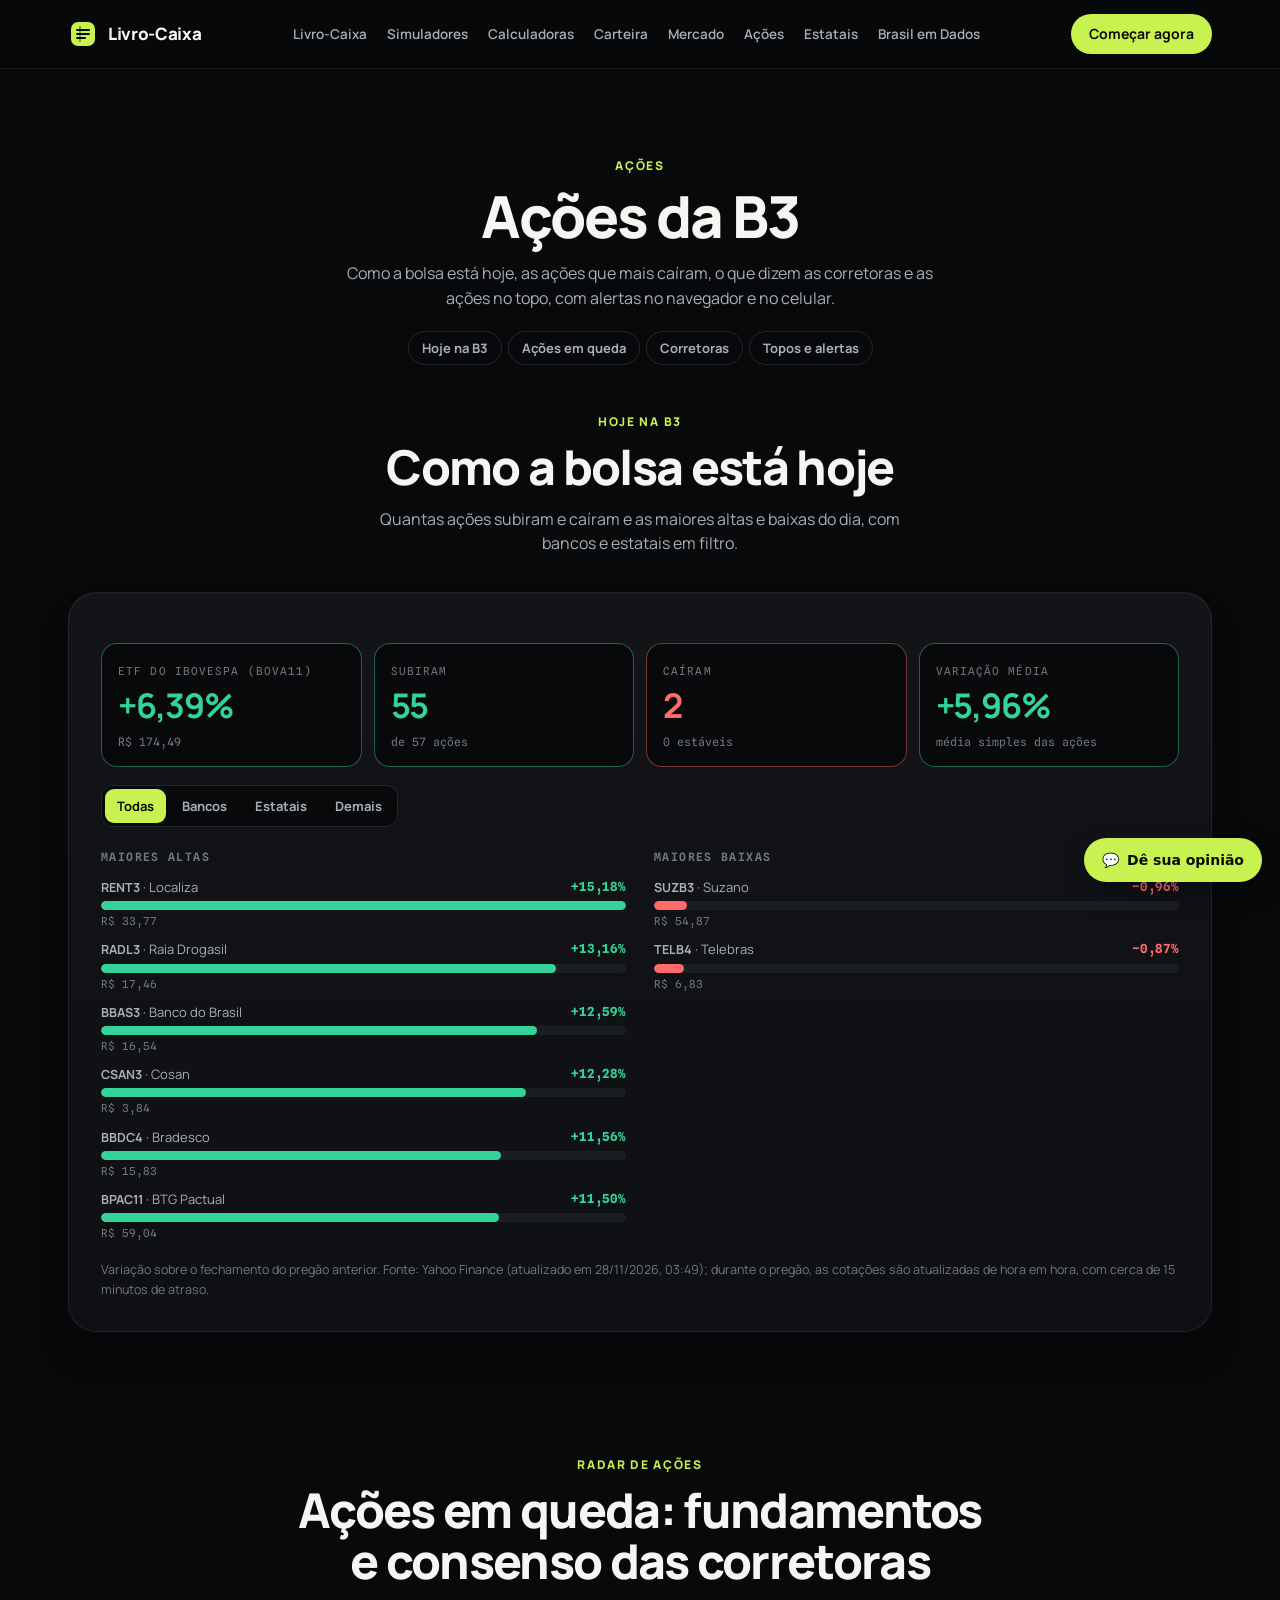
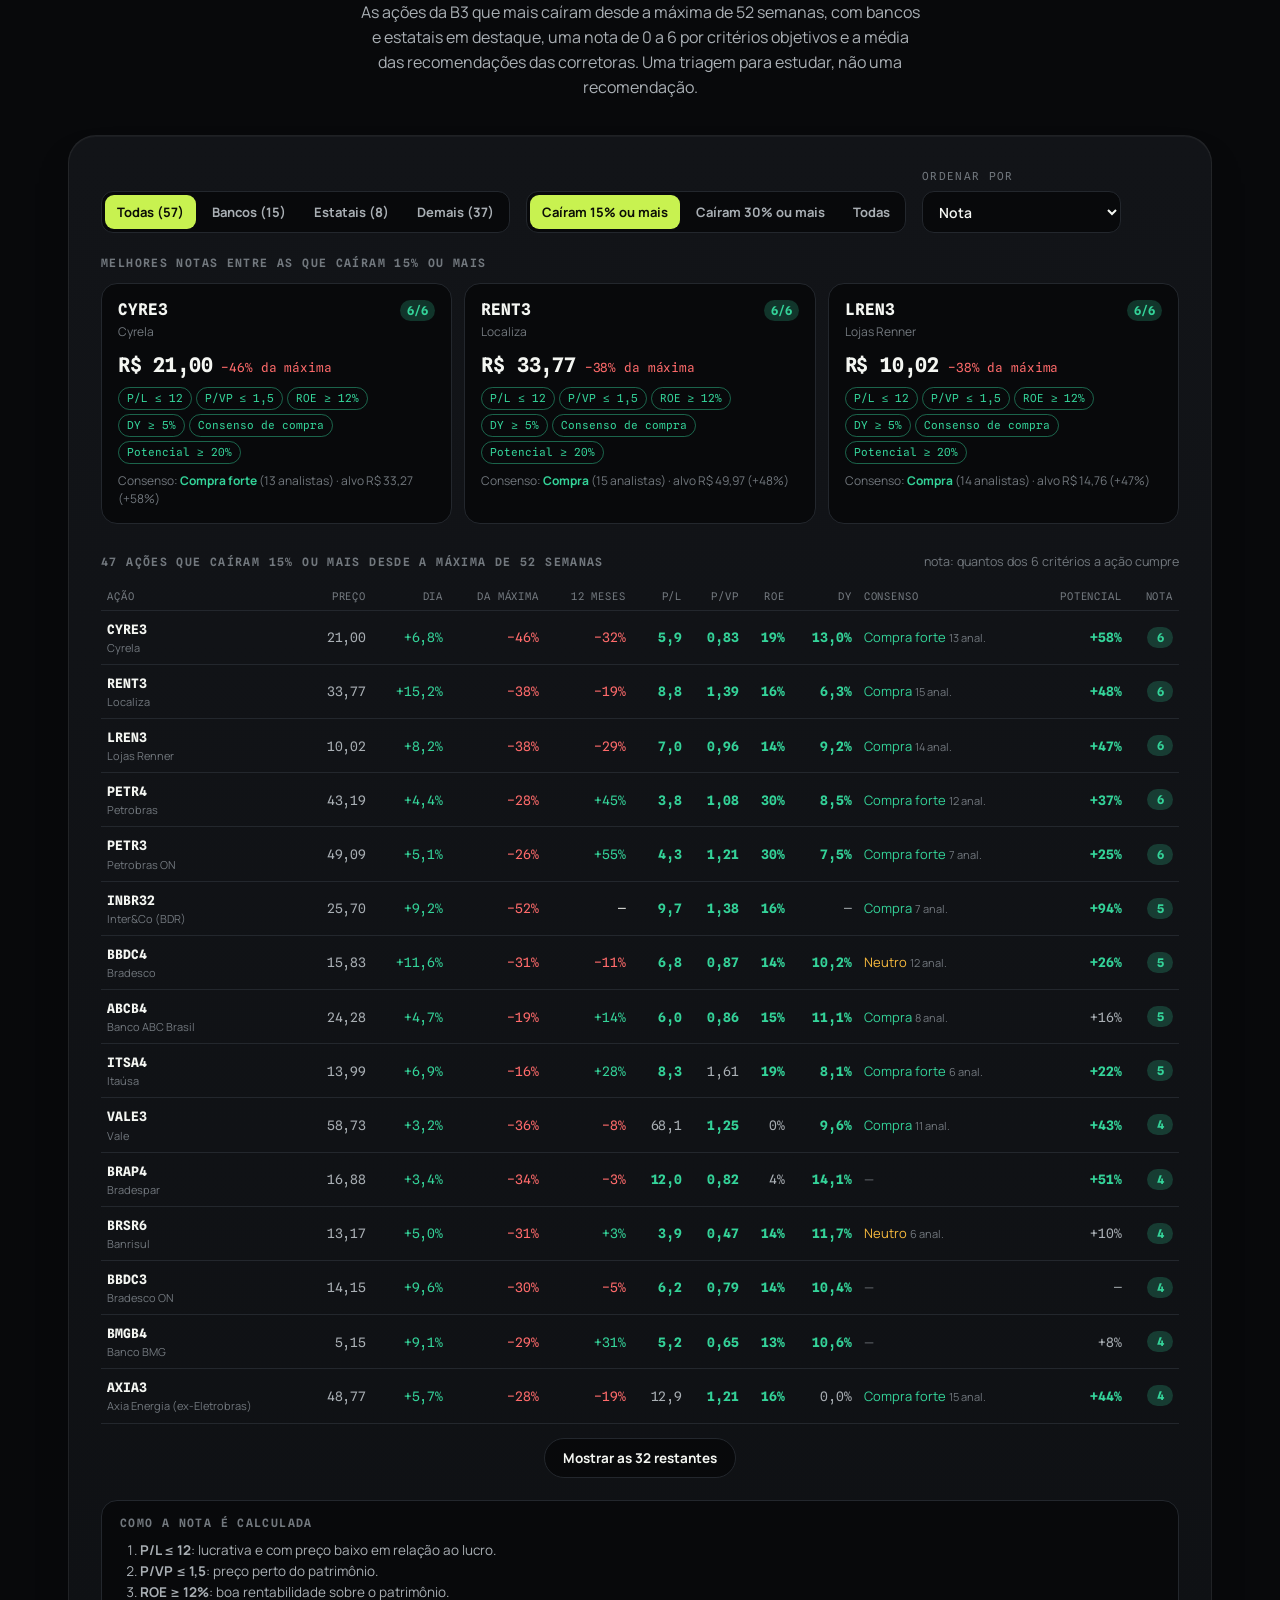
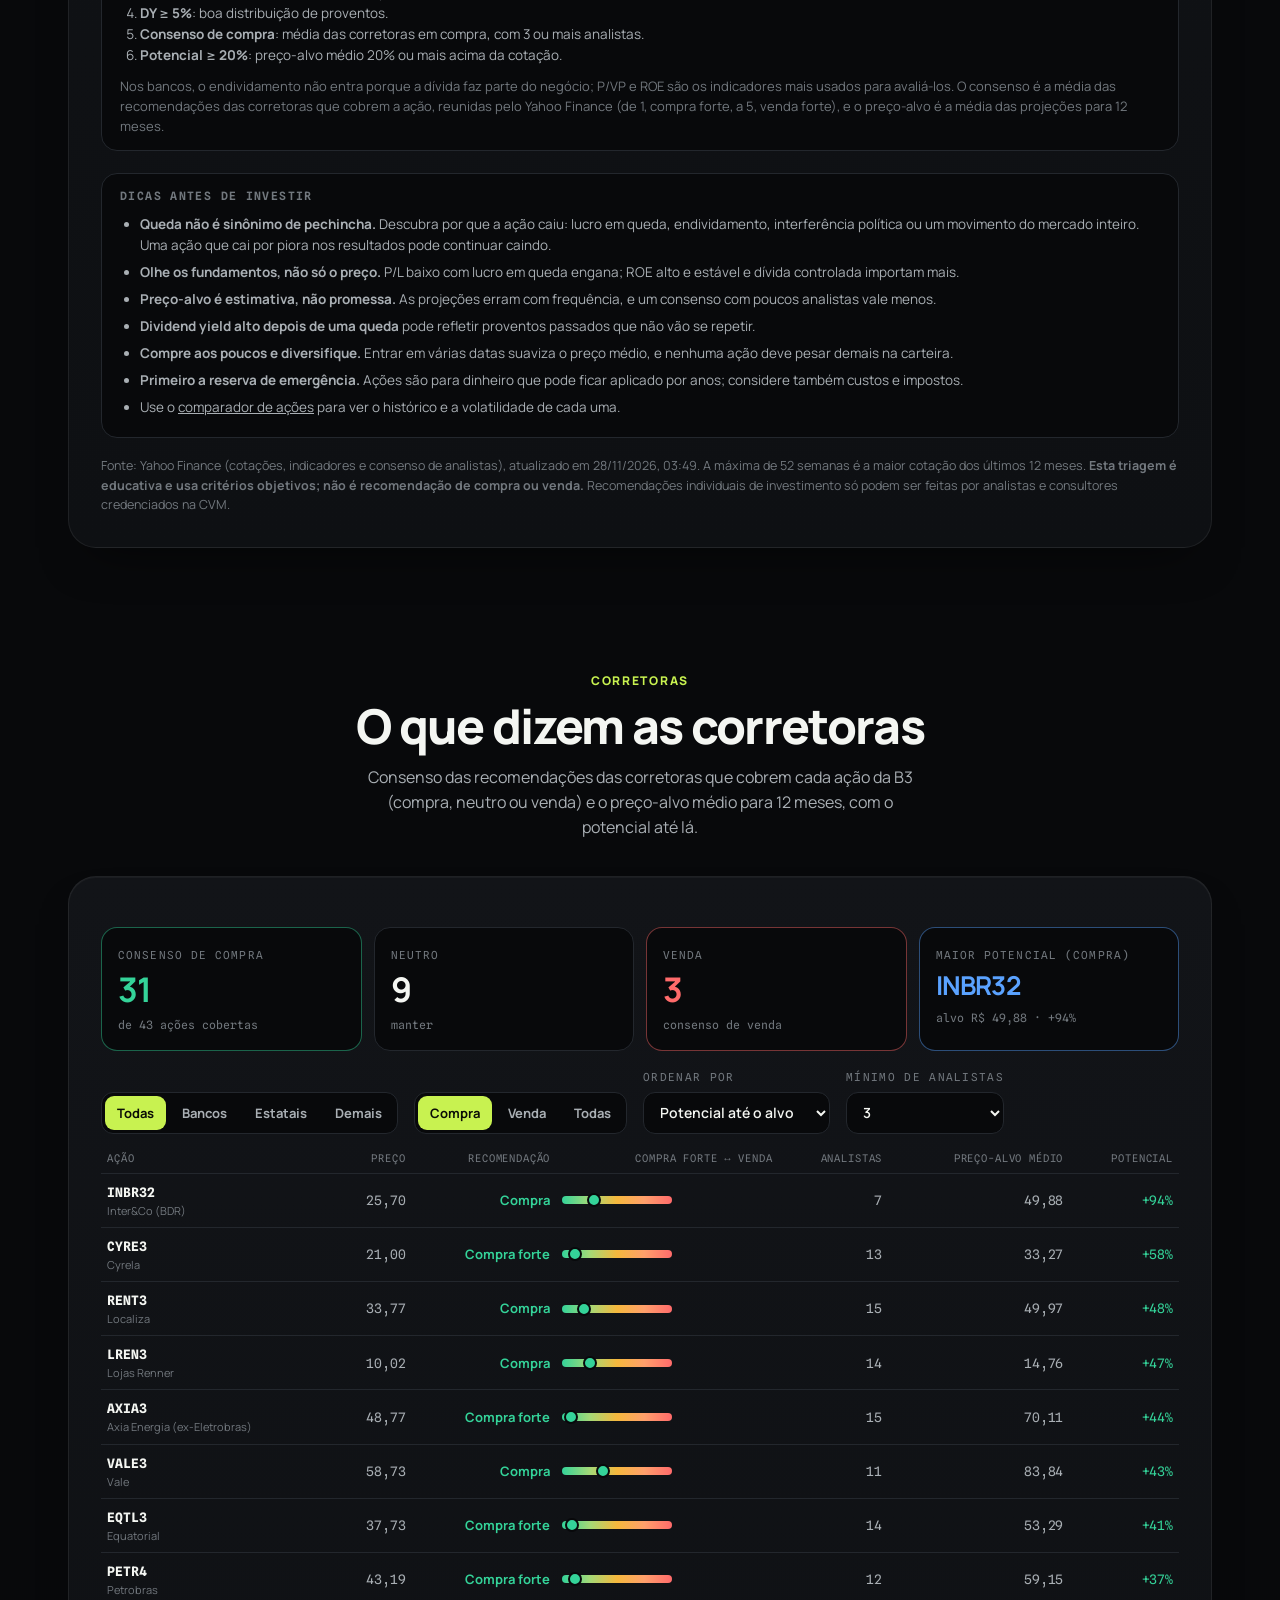
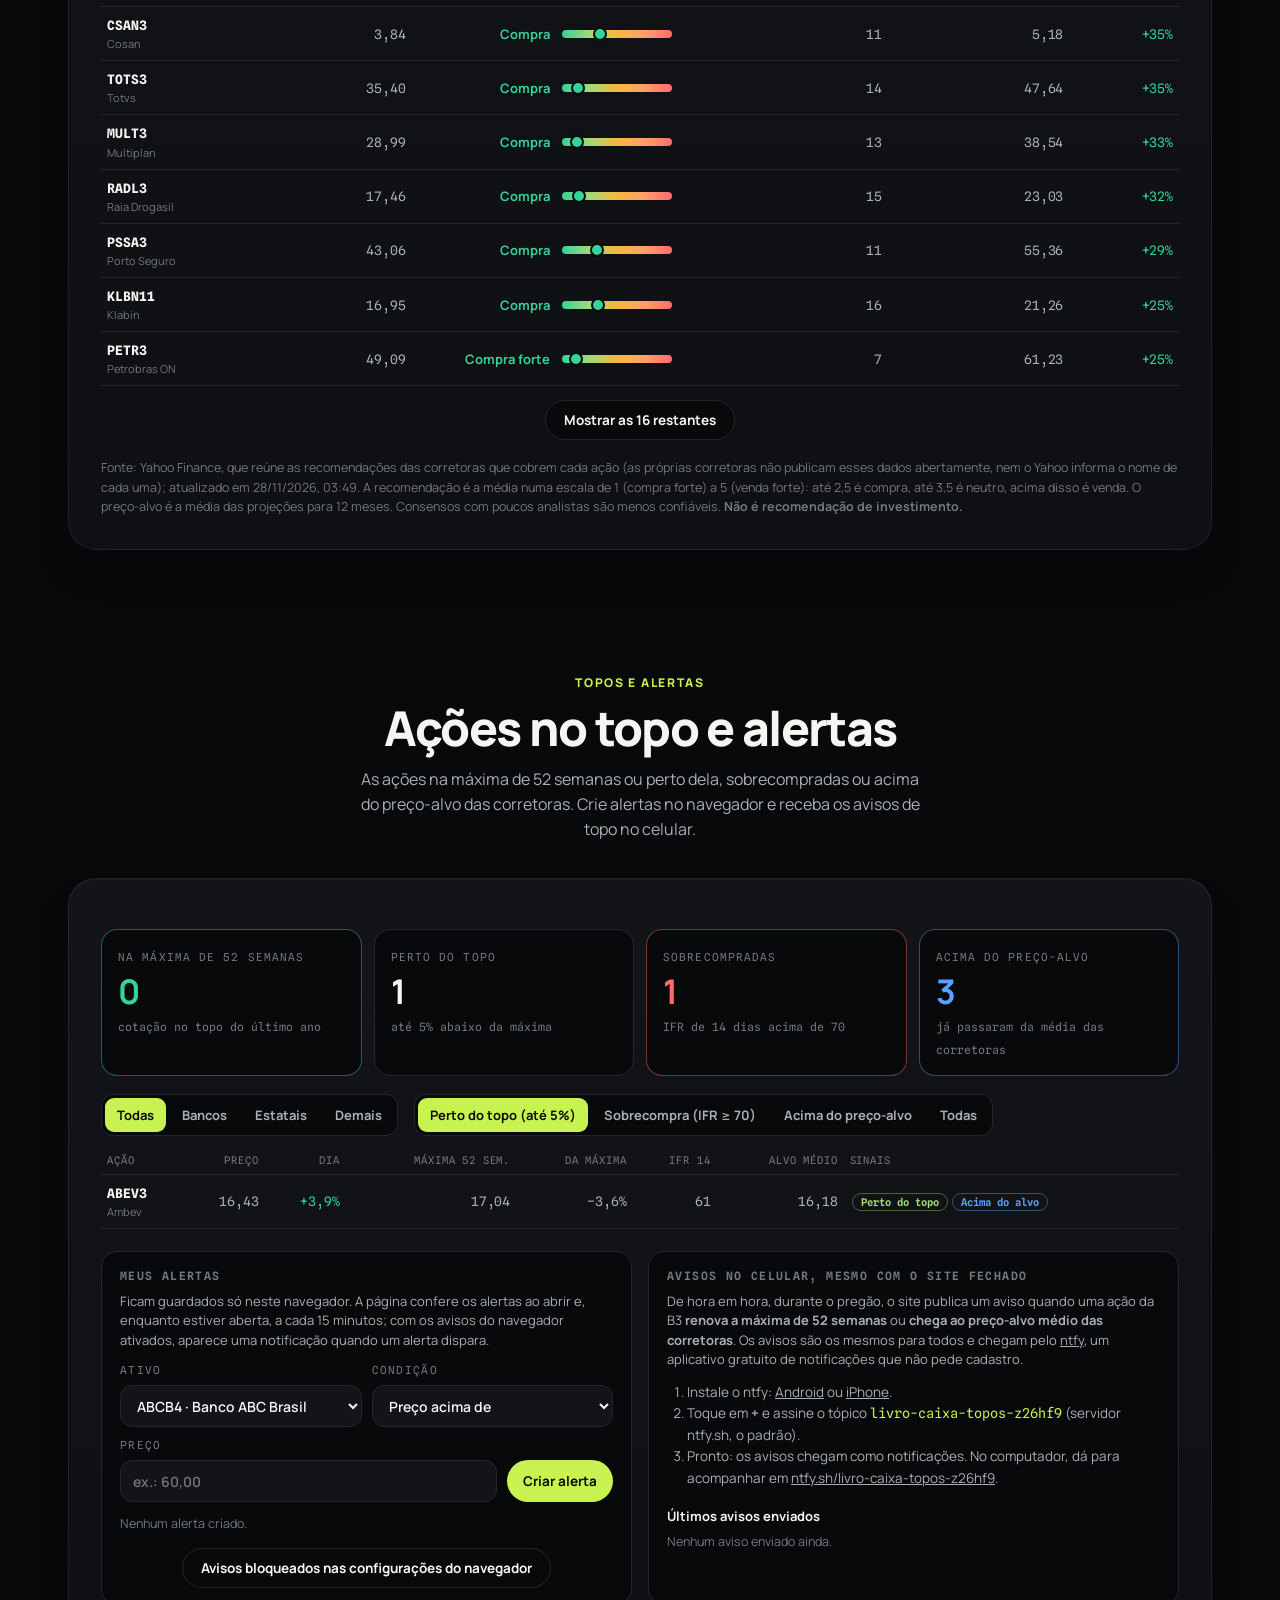
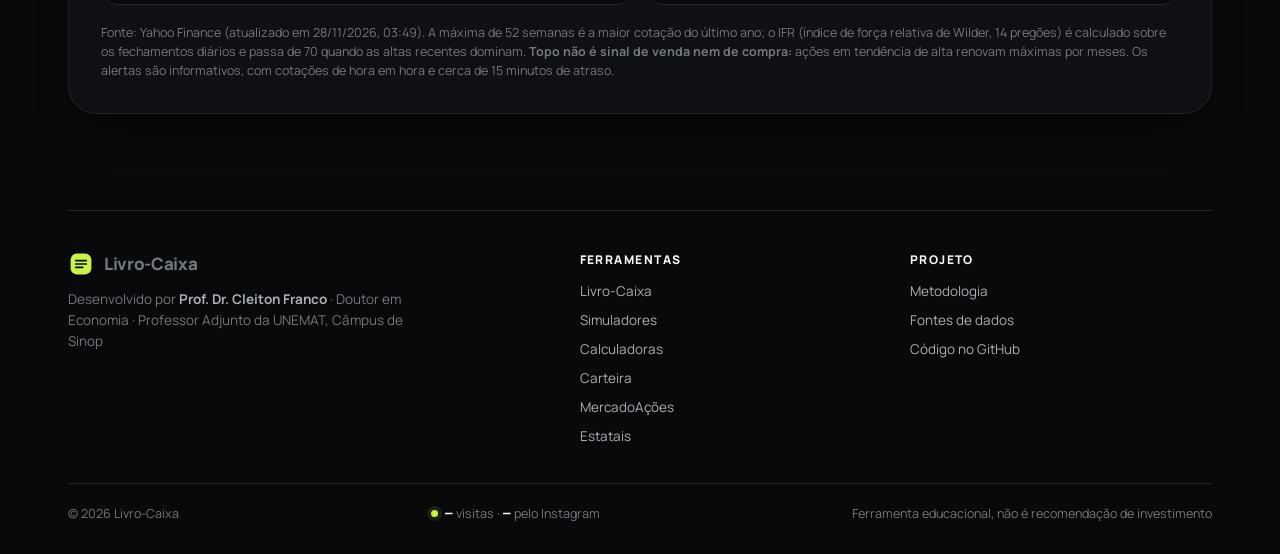
<file: acoes.html>
<!doctype html>
<html lang="pt-BR">
<head>
<meta charset="utf-8">
<meta name="viewport" content="width=device-width, initial-scale=1, viewport-fit=cover">
<meta name="author" content="Prof. Dr. Cleiton Franco">
<meta name="description" content="Ações da B3 hoje: maiores altas e baixas, radar de ações em queda, o que dizem as corretoras, ações no topo e alertas no navegador e no celular.">
<meta name="theme-color" content="#08090b">
<title>Ações · Livro-Caixa</title>
<link rel="preconnect" href="https://fonts.googleapis.com">
<link rel="preconnect" href="https://fonts.gstatic.com" crossorigin>
<link rel="stylesheet" href="https://fonts.googleapis.com/css2?family=Manrope:wght@400;500;600;700;800&family=Spline+Sans+Mono:wght@400;500;600&display=swap">
<style>
html,body{margin:0}
html{scroll-behavior:smooth}
[hidden]{display:none!important}
/* identidade escura, no estilo de página de produto de ETFs */
:root{
  color-scheme:dark;
  --bg:#08090b; --bg-2:#0e1013; --surface:#121418; --surface-2:#1a1d22; --ink:#f4f6f2; --ink-2:#a9afb4; --muted:#72787e;
  --line:#23272d; --ring:rgba(255,255,255,.07); --axis:#3a3f46;
  --accent:#c8f250; --accent-ink:#0b0d06; --accent-soft:rgba(200,242,80,.10); --glow:rgba(200,242,80,.16);
  --s1:#5aa2ff; --s2:#ff7a45; --s3:#34d399; --s4:#f5b83d; --good:#34d399;
  --shadow:0 1px 0 rgba(255,255,255,.04) inset,0 24px 48px -24px rgba(0,0,0,.6);
  --sans:"Manrope",system-ui,-apple-system,"Segoe UI",sans-serif;
  --mono:"Spline Sans Mono",ui-monospace,"Cascadia Mono",Consolas,monospace;
  --r:20px;
}
*{box-sizing:border-box}
body{background:var(--bg);color:var(--ink);font-family:var(--sans);font-size:15px;line-height:1.55;-webkit-font-smoothing:antialiased;overflow-x:hidden}
a{color:inherit}
:focus-visible{outline:2px solid var(--accent);outline-offset:3px;border-radius:8px}
.num{font-family:var(--mono);font-variant-numeric:tabular-nums;letter-spacing:-.01em}
.wrap{max-width:1200px;margin:0 auto;padding-inline:16px}
@media (min-width:720px){.wrap{padding-inline:28px}}

/* navegação fixa */
.bar{position:sticky;top:0;z-index:20;background:rgba(8,9,11,.72);backdrop-filter:saturate(1.4) blur(14px);-webkit-backdrop-filter:saturate(1.4) blur(14px);border-bottom:1px solid var(--ring)}
.bar .wrap{display:flex;justify-content:space-between;align-items:center;gap:12px;height:68px}
.brand{display:flex;align-items:center;gap:10px;text-decoration:none;font-weight:800;font-size:17px;letter-spacing:-.02em}
.brand svg{flex:none}
.bar nav{display:flex;gap:2px}
.bar nav a{text-decoration:none;color:var(--ink-2);font-weight:600;font-size:14px;padding:8px 14px;border-radius:999px;transition:color .15s}
.bar nav a:hover{color:var(--ink)}
.bar .cta-mini{display:inline-flex;align-items:center;height:40px;padding:0 18px;border-radius:999px;background:var(--accent);color:var(--accent-ink);font-weight:700;font-size:14px;text-decoration:none;white-space:nowrap}
.bar .cta-mini:hover{filter:brightness(1.06)}
@media (max-width:1160px){.bar nav{display:none}}
.bar nav a{padding:8px 9px;font-size:13.5px}
@media (max-width:1400px){.bar nav a.op{display:none}}
@media (max-width:380px){.bar .cta-mini{padding:0 14px;font-size:13px}}

/* capa */
.hero{position:relative;text-align:center;padding:clamp(56px,10vw,120px) 0 clamp(36px,6vw,64px);isolation:isolate}
.hero::before{content:"";position:absolute;left:50%;top:-10%;width:min(1100px,100%);height:620px;transform:translateX(-50%);z-index:-1;
  background:radial-gradient(closest-side,var(--glow),transparent 70%)}
.hero::after{content:"";position:absolute;inset:0;z-index:-2;opacity:.5;
  background:linear-gradient(var(--ring) 1px,transparent 1px) 0 0/64px 64px,linear-gradient(90deg,var(--ring) 1px,transparent 1px) 0 0/64px 64px;
  -webkit-mask-image:radial-gradient(ellipse 70% 60% at 50% 30%,#000 30%,transparent 75%);mask-image:radial-gradient(ellipse 70% 60% at 50% 30%,#000 30%,transparent 75%)}
.eqbg{position:absolute;inset:0;pointer-events:none;overflow:hidden;z-index:-1}
.eqbg span{position:absolute;white-space:nowrap;font-family:KaTeX_Main,"Cambria Math","STIX Two Math","Times New Roman",serif;font-style:italic;color:var(--accent);opacity:.12;font-size:clamp(14px,1.7vw,22px)}
@media (max-width:720px){.eqbg{display:none}}
.pill{display:inline-flex;align-items:center;gap:8px;padding:6px 14px 6px 8px;border:1px solid var(--ring);background:var(--surface);border-radius:999px;font-size:13px;font-weight:600;color:var(--ink-2)}
.pill i{font-style:normal;background:var(--accent);color:var(--accent-ink);border-radius:999px;padding:2px 9px;font-size:11.5px;font-weight:800;letter-spacing:.04em;text-transform:uppercase}
h1{font-size:clamp(40px,7vw,84px);line-height:.98;letter-spacing:-.045em;font-weight:800;margin:24px auto 22px;max-width:15ch;text-wrap:balance}
h1 em{font-style:normal;color:var(--accent)}
.lead{font-size:clamp(16px,1.7vw,19px);color:var(--ink-2);max-width:60ch;margin:0 auto 34px;text-wrap:pretty}
.ctas{display:flex;gap:10px;flex-wrap:wrap;justify-content:center}
.btn{display:inline-flex;align-items:center;justify-content:center;gap:8px;height:52px;padding:0 26px;border-radius:999px;font-weight:700;text-decoration:none;font-size:15px;transition:filter .15s,background .15s,border-color .15s}
.btn.pri{background:var(--accent);color:var(--accent-ink);box-shadow:0 10px 30px -10px var(--glow)}
.btn.pri:hover{filter:brightness(1.06)}
.btn.sec{border:1px solid var(--line);background:rgba(255,255,255,.02);color:var(--ink)}
.btn.sec:hover{border-color:var(--ink-2)}
@media (max-width:480px){.ctas .btn{width:100%}}
.byline{margin-top:30px;font-size:13.5px;color:var(--ink-2);display:inline-flex;align-items:center;gap:10px}
.byline .mono{width:32px;height:32px;border-radius:50%;background:var(--surface-2);border:1px solid var(--line);color:var(--accent);display:grid;place-items:center;font-weight:800;font-size:12px;flex:none}

/* painel do mercado */
.mcard{margin-top:clamp(40px,6vw,64px);text-align:left;background:linear-gradient(180deg,var(--surface),var(--bg-2));border:1px solid var(--ring);border-radius:28px;padding:clamp(18px,3vw,32px);box-shadow:var(--shadow);
  display:grid;grid-template-columns:minmax(0,.9fr) minmax(0,1.1fr);gap:clamp(20px,3vw,40px);align-items:center}
.mcard > *{min-width:0}
@media (max-width:900px){.mcard{grid-template-columns:minmax(0,1fr)}}
.mcard .top{display:flex;justify-content:space-between;align-items:center;gap:8px;flex-wrap:wrap;margin-bottom:16px}
.mcard h2{font-size:13px;margin:0;font-weight:700;letter-spacing:.1em;text-transform:uppercase;color:var(--ink-2)}
.status{font-size:12px;color:var(--muted);display:inline-flex;align-items:center;gap:6px;border:1px solid var(--line);border-radius:999px;padding:3px 10px}
.status i{width:7px;height:7px;border-radius:50%;background:var(--muted)}
.status.on i{background:var(--good);box-shadow:0 0 0 4px rgba(52,211,153,.18)}
.ind{display:grid;grid-template-columns:repeat(3,1fr);gap:10px}
.ind div{background:var(--bg);border:1px solid var(--ring);border-radius:16px;padding:14px 16px;min-width:0}
.ind span{display:block;font-size:11px;font-weight:700;letter-spacing:.08em;text-transform:uppercase;color:var(--muted)}
.ind b{display:block;font-family:var(--mono);font-size:26px;font-weight:500;letter-spacing:-.03em;margin-top:4px}
.ind div:first-child b{color:var(--accent)}
@media (max-width:480px){.ind b{font-size:19px}.ind div{padding:10px 12px}}
.math{font-family:KaTeX_Main,"Cambria Math","Times New Roman",serif}
.fisher{margin:16px 0 0;padding-top:14px;border-top:1px dashed var(--line);font-size:13px;color:var(--ink-2)}
.fisher .katex{font-size:1.08em;color:var(--ink)}
.chart{position:relative}
.chart svg{display:block;width:100%;overflow:visible}
.chart text{font-family:var(--sans);font-size:11px;fill:var(--muted)}
.chart .tn{font-family:var(--mono);font-size:10.5px}
.chart .vl{font-family:var(--mono);font-size:11px;font-weight:600;fill:var(--ink)}
.legend{display:flex;gap:14px;font-size:12px;color:var(--ink-2);flex-wrap:wrap}
.legend span{display:inline-flex;align-items:center;gap:6px}
.legend i{width:14px;height:3px;border-radius:2px}
.mcard .fonte{font-size:11.5px;color:var(--muted);margin:10px 0 0}

/* bolsa e câmbio */
.bc{margin-top:16px;display:grid;grid-template-columns:repeat(2,minmax(0,1fr));gap:16px;text-align:left}
@media (max-width:760px){.bc{grid-template-columns:minmax(0,1fr)}}
.serie{background:linear-gradient(180deg,var(--surface),var(--bg-2));border:1px solid var(--ring);border-radius:24px;padding:clamp(16px,2.4vw,24px);box-shadow:var(--shadow);min-width:0}
.serie .top{display:flex;justify-content:space-between;align-items:baseline;gap:8px;flex-wrap:wrap}
.serie h2{font-size:13px;margin:0;font-weight:700;letter-spacing:.1em;text-transform:uppercase;color:var(--ink-2)}
.serie .dt{font-size:12px;color:var(--muted)}
.serie .val{display:flex;align-items:baseline;gap:12px;flex-wrap:wrap;margin:8px 0 6px}
.serie .val b{font-family:var(--mono);font-size:clamp(26px,3.4vw,34px);font-weight:500;letter-spacing:-.03em}
.serie .var{display:flex;gap:6px;flex-wrap:wrap}
.serie .var span{font-family:var(--mono);font-size:12px;border-radius:999px;padding:2px 9px;border:1px solid var(--line);color:var(--ink-2)}
.serie .var .up{color:var(--good);border-color:color-mix(in srgb,var(--good) 40%,transparent)}
.serie .var .dn{color:var(--s2);border-color:color-mix(in srgb,var(--s2) 40%,transparent)}
.serie .chart{height:160px}
.serie .tipb{position:absolute;top:0;pointer-events:none;background:var(--surface);border:1px solid var(--line);border-radius:10px;padding:5px 9px;font-size:12px;white-space:nowrap;box-shadow:var(--shadow)}
.serie .tipb b{font-family:var(--mono);font-weight:600}
.serie .fonte{font-size:11.5px;color:var(--muted);margin:8px 0 0}

/* faixa de números */
.stats{display:grid;grid-template-columns:repeat(4,1fr);border-block:1px solid var(--line);margin-top:clamp(40px,6vw,72px)}
.stats div{padding:26px 20px;text-align:center}
.stats div + div{border-left:1px solid var(--line)}
.stats b{display:block;font-size:clamp(28px,4vw,44px);font-weight:800;letter-spacing:-.04em;line-height:1}
.stats b em{font-style:normal;color:var(--accent)}
.stats span{display:block;margin-top:8px;font-size:13px;color:var(--ink-2)}
@media (max-width:720px){.stats{grid-template-columns:repeat(2,1fr)}.stats div:nth-child(3){border-left:0}.stats div:nth-child(n+3){border-top:1px solid var(--line)}}

/* seções */
section.blk{margin-top:clamp(64px,10vw,120px)}
.shead{text-align:center;margin:0 auto 36px;max-width:720px}
.eyebrow{display:inline-block;font-size:12px;font-weight:800;letter-spacing:.14em;text-transform:uppercase;color:var(--accent)}
h2.sec{font-size:clamp(28px,4.2vw,48px);letter-spacing:-.035em;line-height:1.05;margin:10px 0 14px;font-weight:800;text-wrap:balance}
.shead p{margin:0 auto;color:var(--ink-2);max-width:56ch;font-size:16px}

/* cards de produto */
.tools{display:grid;grid-template-columns:repeat(3,1fr);gap:16px}
@media (max-width:960px){.tools{grid-template-columns:1fr}}
.tool{position:relative;background:var(--surface);border:1px solid var(--ring);border-radius:24px;padding:28px;display:flex;flex-direction:column;gap:14px;overflow:hidden;transition:transform .2s ease,border-color .2s ease}
.tool::before{content:"";position:absolute;inset:0 0 auto;height:1px;background:linear-gradient(90deg,transparent,var(--accent),transparent);opacity:.5}
.tool:hover{border-color:rgba(200,242,80,.35)}
@media (prefers-reduced-motion:no-preference){.tool:hover{transform:translateY(-3px)}}
.tool .head{display:flex;justify-content:space-between;align-items:center;gap:10px}
.tool .ic{width:48px;height:48px;border-radius:14px;background:var(--accent-soft);color:var(--accent);display:grid;place-items:center}
.tool .tk{font-family:var(--mono);font-size:12px;font-weight:600;letter-spacing:.04em;color:var(--ink-2);border:1px solid var(--line);border-radius:999px;padding:4px 10px}
.tool h3{margin:6px 0 0;font-size:24px;letter-spacing:-.03em;font-weight:800}
.tool p{margin:0;color:var(--ink-2);font-size:15px}
.tool ul{margin:0;padding:14px 0 0;border-top:1px solid var(--line);list-style:none;color:var(--ink-2);font-size:14px;display:flex;flex-direction:column;gap:8px}
.tool li{display:flex;gap:10px}
.tool li::before{content:"";flex:none;width:6px;height:6px;margin-top:8px;border-radius:50%;background:var(--accent)}
.tool .go{margin-top:auto;padding-top:10px;font-weight:700;color:var(--accent);font-size:14.5px;text-decoration:none}
.tool .go::after{content:"";position:absolute;inset:0;border-radius:24px}
.sims{display:flex;flex-direction:column;gap:10px;padding-top:14px;border-top:1px solid var(--line)}
.simg{display:flex;flex-wrap:wrap;gap:6px;align-items:center}
.simg span{width:100%;font-size:11px;font-weight:700;letter-spacing:.08em;text-transform:uppercase;color:var(--muted)}
.sims a{position:relative;z-index:1;font-size:12.5px;border:1px solid var(--line);border-radius:999px;padding:5px 11px;text-decoration:none;color:var(--ink-2);background:var(--bg)}
.sims a:hover{color:var(--accent);border-color:var(--accent)}

/* equações */
.eqs{display:grid;grid-template-columns:repeat(auto-fit,minmax(min(100%,320px),1fr));gap:14px}
.eq{background:var(--surface);border:1px solid var(--ring);border-radius:20px;padding:22px 24px;display:flex;flex-direction:column;gap:10px;min-width:0}
.eq.wide{grid-column:span 2}
.eq.full{grid-column:1/-1}
@media (max-width:1020px){.eq.wide{grid-column:1/-1}}
@media (max-width:700px){.eq.wide,.eq.full{grid-column:auto}}
.eq .f{overflow-x:auto;overflow-y:hidden;padding:12px 14px;font-size:1.1em;color:var(--ink);background:var(--bg);border:1px solid var(--ring);border-radius:14px}
.eq .f .katex-display{margin:0}
.eq h3{margin:4px 0 0;font-size:17px;letter-spacing:-.015em;font-weight:800}
.eq p{margin:0;font-size:14px;color:var(--ink-2)}
.eq .uso{display:flex;flex-wrap:wrap;gap:6px;margin-top:auto;padding-top:4px}
.eq .uso a{font-size:12px;border:1px solid var(--line);border-radius:999px;padding:3px 10px;text-decoration:none;color:var(--ink-2)}
.eq .uso a:hover{color:var(--accent);border-color:var(--accent)}

/* fontes de dados */
.fontes{display:grid;grid-template-columns:repeat(4,1fr);gap:14px;counter-reset:f}
@media (max-width:860px){.fontes{grid-template-columns:repeat(2,1fr)}}
@media (max-width:440px){.fontes{grid-template-columns:1fr}}
.fonte-c{background:var(--surface);border:1px solid var(--ring);border-radius:20px;padding:22px;counter-increment:f}
.fonte-c::before{content:"0" counter(f);display:block;font-family:var(--mono);font-size:13px;color:var(--accent);margin-bottom:18px}
.fonte-c b{display:block;font-size:17px;margin-bottom:6px;letter-spacing:-.01em}
.fonte-c span{font-size:14px;color:var(--ink-2)}
.fonte-c code{display:inline-block;margin-top:10px;font-family:var(--mono);font-size:12px;color:var(--muted)}
#atual{margin-top:18px;text-align:center;font-size:13px;color:var(--muted)}

/* autoria */
.autor-blk{background:var(--surface);border:1px solid var(--ring);border-radius:28px;padding:clamp(24px,4vw,48px);display:grid;grid-template-columns:auto 1fr;gap:clamp(18px,3vw,40px);align-items:center}
@media (max-width:620px){.autor-blk{grid-template-columns:1fr}}
.autor-blk .mono{width:104px;height:104px;border-radius:50%;background:var(--accent);color:var(--accent-ink);display:grid;place-items:center;font-weight:800;font-size:36px;letter-spacing:-.03em}
.autor-blk h2{margin:6px 0 6px;font-size:clamp(24px,3vw,34px);letter-spacing:-.03em;font-weight:800}
.autor-blk p{margin:0;color:var(--ink-2);max-width:66ch}
.autor-blk .cred{font-weight:700;color:var(--ink);margin-bottom:10px}
.autor-blk a{color:var(--accent)}

/* chamada final */
.band{margin-top:clamp(64px,10vw,120px);position:relative;overflow:hidden;border-radius:32px;padding:clamp(36px,6vw,72px) clamp(20px,4vw,56px);text-align:center;background:var(--accent);color:var(--accent-ink);isolation:isolate}
.band::after{content:"";position:absolute;inset:0;z-index:-1;opacity:.18;background:linear-gradient(rgba(0,0,0,.35) 1px,transparent 1px) 0 0/40px 40px,linear-gradient(90deg,rgba(0,0,0,.35) 1px,transparent 1px) 0 0/40px 40px;
  -webkit-mask-image:radial-gradient(ellipse at center,#000,transparent 70%);mask-image:radial-gradient(ellipse at center,#000,transparent 70%)}
.band h2{margin:0 auto 12px;font-size:clamp(28px,4.4vw,52px);letter-spacing:-.04em;line-height:1.02;font-weight:800;max-width:18ch;text-wrap:balance}
.band p{margin:0 auto 28px;max-width:52ch;font-size:16.5px;opacity:.8}
.band .btn.pri{background:var(--accent-ink);color:var(--accent);box-shadow:none}
.band .btn.sec{border-color:rgba(11,13,6,.3);color:var(--accent-ink);background:transparent}
.band .btn.sec:hover{border-color:var(--accent-ink)}

/* rodapé */
footer.autor{margin-top:clamp(56px,8vw,96px);border-top:1px solid var(--line);padding-block:40px 32px;font-size:13.5px;color:var(--muted)}
footer .cols{display:grid;grid-template-columns:1.6fr 1fr 1fr;gap:28px}
@media (max-width:720px){footer .cols{grid-template-columns:1fr 1fr}footer .cols > :first-child{grid-column:1/-1}}
footer h4{margin:0 0 12px;font-size:12px;letter-spacing:.12em;text-transform:uppercase;color:var(--ink);font-weight:800}
footer ul{list-style:none;margin:0;padding:0;display:flex;flex-direction:column;gap:8px}
footer ul a{color:var(--ink-2);text-decoration:none}
footer ul a:hover{color:var(--accent)}
footer .about p{margin:12px 0 0;max-width:44ch}
footer .about b{color:var(--ink-2);font-weight:700}
footer .visitas{display:inline-flex;align-items:center;gap:7px}
footer .visitas[hidden]{display:none}
footer .visitas i{width:7px;height:7px;border-radius:50%;background:var(--accent);box-shadow:0 0 0 4px var(--accent-soft)}
footer .visitas b{color:var(--ink);font-weight:600}
footer .legal{margin-top:36px;padding-top:20px;border-top:1px solid var(--line);display:flex;flex-wrap:wrap;justify-content:space-between;gap:6px 16px;font-size:12.5px}

/* juros futuros (DI1) */
.serie.di{text-align:left}
.bc.dis{margin-top:16px}
.di .ctl{display:flex;justify-content:space-between;gap:8px;flex-wrap:wrap;margin:10px 0 12px}
.seg{display:inline-flex;flex-wrap:wrap;border:1px solid var(--line);border-radius:999px;padding:3px;background:var(--bg);gap:2px}
.seg button{border:0;background:none;color:var(--ink-2);font:600 12.5px/1 var(--sans);padding:7px 11px;border-radius:999px;cursor:pointer}
.seg button:hover{color:var(--ink)}
.seg button[aria-pressed="true"]{background:var(--accent);color:var(--accent-ink)}
.di .chart{height:220px}
.di .mini{display:grid;grid-template-columns:repeat(auto-fit,minmax(96px,1fr));gap:8px;margin-top:12px}
.di .mini div{background:var(--bg);border:1px solid var(--ring);border-radius:12px;padding:8px 10px;min-width:0}
.di .mini span{display:block;font-size:10.5px;font-weight:700;letter-spacing:.08em;text-transform:uppercase;color:var(--muted)}
.di .mini b{display:block;font-family:var(--mono);font-size:14px;font-weight:500;margin-top:2px;white-space:nowrap;overflow:hidden;text-overflow:ellipsis}
.serie.inc{margin-top:16px}
.di .leitura{margin:12px 0 0;padding:12px 14px;border-radius:12px;border:1px solid color-mix(in srgb,var(--s1) 35%,transparent);background:color-mix(in srgb,var(--s1) 8%,transparent);color:var(--ink);font-size:14px;text-wrap:pretty}
.di .leitura b{color:var(--s1)}
.di .ctl .dt{align-self:center}
.di .termo{margin-top:12px;padding-top:12px;border-top:1px dashed var(--line);overflow-x:auto}
.di .termo .katex{font-size:1.05em;color:var(--ink)}
.di .it{font-family:var(--mono);font-size:13px;color:var(--ink)}
.serie.comb{margin-top:16px}
.comb .mini b{white-space:normal}
.comb .seg button i{display:inline-block;width:9px;height:9px;border-radius:3px;margin-right:6px;vertical-align:-1px}
.comb .seg button[aria-pressed="false"] i{opacity:.35}
.comb #sComb button[aria-pressed="true"]{background:var(--surface-2);color:var(--ink)}
.serie.cripto{margin-top:16px}
.cripto .mini b{white-space:normal}
.cripto .mini span{overflow-wrap:anywhere}
.cripto .fng{display:inline-block;width:8px;height:8px;border-radius:50%;margin-right:6px;vertical-align:1px}
.chart text.ref{fill:var(--ink-2);font-family:var(--mono);font-size:10.5px}

/* estatais federais */
.est-res{margin-top:14px!important;font-size:14.5px}
.est-res b{color:var(--ink)}
.est .pos,.est-res .pos{color:var(--good)} .est .neg,.est-res .neg{color:#ff6b6b}
.est{background:linear-gradient(180deg,var(--surface),var(--bg-2));border:1px solid var(--ring);border-radius:28px;padding:clamp(16px,3vw,32px);box-shadow:var(--shadow);min-width:0}
.est h3{margin:0;font-size:clamp(20px,2.6vw,28px);letter-spacing:-.03em;line-height:1.1}
.est h3 small{font-size:13px;color:var(--ink-2);font-weight:600;letter-spacing:0}
.est h4{margin:22px 0 10px;font-family:var(--mono);font-size:11.5px;font-weight:600;letter-spacing:.12em;text-transform:uppercase;color:var(--muted)}
.est-ctl{display:flex;flex-wrap:wrap;gap:12px 18px;align-items:flex-end}
.est-ctl .f{display:flex;flex-direction:column;gap:6px;min-width:0}
.est-ctl .f > span{font-family:var(--mono);font-size:11px;letter-spacing:.12em;text-transform:uppercase;color:var(--muted)}
.est-ctl select{height:42px;background:var(--bg);color:var(--ink);border:1px solid var(--line);border-radius:12px;padding:0 12px;font:600 14px var(--sans)}
.est-ctl .tg{flex-direction:row;align-items:center;gap:10px;cursor:pointer;border:1px solid var(--line);border-radius:14px;padding:8px 14px;background:var(--bg)}
.est-ctl .tg input{position:absolute;opacity:0;pointer-events:none}
.est-ctl .tg .sw{width:38px;height:22px;border-radius:999px;background:var(--surface-2);border:1px solid var(--line);position:relative;flex:none;transition:background .15s}
.est-ctl .tg .sw::after{content:"";position:absolute;top:2px;left:2px;width:16px;height:16px;border-radius:50%;background:var(--ink-2);transition:transform .15s}
.est-ctl .tg input:checked + .sw{background:var(--s1)} .est-ctl .tg input:checked + .sw::after{transform:translateX(16px);background:#fff}
.est-ctl .tg input:focus-visible + .sw{outline:2px solid var(--accent);outline-offset:2px}
.est-ctl .tg b{display:block;font-size:13.5px} .est-ctl .tg small{display:block;font-size:11.5px;color:var(--muted)}
.est .seg{display:flex;gap:4px;border:1px solid var(--line);border-radius:12px;padding:3px;background:var(--bg)}
.est .seg button{border:0;background:none;color:var(--ink-2);font:700 13px var(--sans);padding:8px 12px;border-radius:9px;cursor:pointer}
.est .seg button[aria-pressed="true"]{background:var(--accent);color:var(--accent-ink)}
.est-tabs,.est-chips{display:flex;gap:6px;overflow-x:auto;scrollbar-width:thin;padding-bottom:4px}
.est-tabs{margin-top:22px;border-bottom:1px solid var(--line)}
.est-tabs button{flex:none;display:inline-flex;align-items:center;gap:7px;border:0;background:none;color:var(--ink-2);font:700 14px var(--sans);padding:10px 12px;border-bottom:2px solid transparent;cursor:pointer;white-space:nowrap}
.est-tabs button i{width:8px;height:8px;border-radius:50%}
.est-tabs button[aria-selected="true"]{color:var(--ink);border-bottom-color:var(--accent)}
.est-chips{margin-top:12px}
.est-chips button{flex:none;border:1px solid var(--line);background:var(--bg);color:var(--ink-2);border-radius:999px;padding:7px 13px;font:600 13px var(--sans);cursor:pointer;white-space:nowrap}
.est-chips button[aria-pressed="true"]{background:var(--ink);color:var(--bg);border-color:var(--ink)}
.est-det{margin-top:18px;border:1px solid var(--ring);border-radius:20px;padding:clamp(14px,2.4vw,24px);background:rgba(255,255,255,.015)}
.est-dh{display:flex;gap:14px;align-items:center}
.est .lg{--w:88px;--h:42px;flex:none;display:inline-flex;align-items:center;justify-content:center;width:var(--w);height:var(--h);padding:0;box-sizing:border-box;border-radius:10px;background:#fff;box-shadow:0 1px 0 rgba(255,255,255,.06) inset}
.est .lg img{max-width:calc(var(--w) - 16px);max-height:calc(var(--h) - 12px);width:auto;height:auto;object-fit:contain;display:block}
.est .lg.sem{background:#151926;border:1px solid var(--line);box-shadow:none;color:var(--s4);font:800 11px var(--mono);letter-spacing:.02em}
.est .lg.g{--w:132px;--h:62px} .est .lg.g.sem{font-size:14px}
.est-dh p{margin:4px 0 0;color:var(--ink-2);font-size:13.5px}
.est .tag{display:inline-block;border:1px solid var(--line);border-radius:999px;padding:1px 8px;font-size:11.5px;color:var(--s4)}
.est-k{display:grid;grid-template-columns:repeat(auto-fit,minmax(min(100%,180px),1fr));gap:12px;margin-top:18px}
.est-k > div{border:1px solid var(--line);border-radius:16px;padding:14px 16px;background:var(--bg);min-width:0}
.est-k > div.pos{border-color:color-mix(in srgb,var(--good) 45%,transparent)} .est-k > div.neg{border-color:rgba(255,107,107,.45)}
.est-k span{font-family:var(--mono);font-size:11px;letter-spacing:.1em;text-transform:uppercase;color:var(--muted)}
.est-k b{display:block;white-space:nowrap;font-size:clamp(24px,2.7vw,34px);letter-spacing:-.03em;line-height:1.1;margin:6px 0 4px;color:var(--ink)}
.est-k .pos b{color:var(--good)} .est-k .neg b{color:#ff6b6b}
.est-k small{font-family:var(--mono);font-size:11.5px;color:var(--muted)}
.est-pn{display:flex;justify-content:space-between;gap:10px;flex-wrap:wrap;font-family:var(--mono);font-size:12.5px;color:var(--ink-2)}
.est-pb{display:flex;height:12px;border-radius:999px;overflow:hidden;margin-top:8px;background:var(--surface-2);gap:2px}
.est-gh{display:flex;justify-content:space-between;align-items:center;gap:10px;flex-wrap:wrap;margin:22px 0 10px}
.est-gh h4{margin:0}
.est-g{width:100%;height:auto;display:block;overflow:visible}
.est-g .zero{stroke:var(--axis)} .est-g .ax{fill:var(--muted);font:11px var(--mono)} .est-g .nd{fill:var(--muted);font:10px var(--mono)}
.est-g .vl{fill:var(--ink);font:700 12px var(--mono)}
.est-g .b{cursor:pointer;outline:none} .est-g .b:hover .bv,.est-g .b:focus-visible .bv{opacity:1}
.est-g .b:focus-visible rect:first-child{stroke:var(--accent);stroke-width:1.5}
.est-cap{margin:8px 0 0;font-size:14px;color:var(--ink-2)} .est-cap b{color:var(--ink)} .est-cap small{color:var(--muted);font-size:12px}
.est-th{display:flex;justify-content:space-between;align-items:baseline;gap:10px;flex-wrap:wrap;margin-top:28px}
.est-th h4{margin:0} .est-th span{font-size:12.5px;color:var(--muted)}
.est-tb{margin-top:10px}
.est-tb .tr{display:grid;grid-template-columns:28px minmax(0,1.5fr) minmax(0,1fr) minmax(0,1fr) 64px;gap:14px;align-items:center;padding:10px 8px;border-bottom:1px solid var(--line);border-radius:10px}
.est-tb .tr:not(.th){cursor:pointer} .est-tb .tr:not(.th):hover,.est-tb .tr:focus-visible{background:var(--surface-2)}
.est-tb .tr.sel{background:var(--accent-soft)}
.est-tb .th{font-family:var(--mono);font-size:11px;letter-spacing:.1em;text-transform:uppercase;color:var(--muted);cursor:default}
.est-tb .rk{color:var(--muted);font-size:12.5px;text-align:right}
.est-tb .nm{display:flex;gap:12px;align-items:center;min-width:0}
.est-tb .nm > span:last-child{min-width:0} .est-tb .nm b{display:block;font-size:14.5px;white-space:nowrap;overflow:hidden;text-overflow:ellipsis}
.est-tb .nm small{display:block;font-size:11.5px;color:var(--muted);font-family:var(--mono);white-space:nowrap;overflow:hidden;text-overflow:ellipsis}
.est-tb .c-r,.est-tb .c-l{display:grid;grid-template-columns:minmax(0,1fr) 72px;gap:10px;align-items:center}
.est-tb .th .c-r,.est-tb .th .c-l{display:block;text-align:right}
.est-tb .br{display:block;height:10px;border-radius:999px;overflow:hidden}
.est-tb .br i{display:block;height:100%;border-radius:999px}
.est-tb .c-r b,.est-tb .c-l b{text-align:right;font-size:13.5px}
.est-tb .n{text-align:right;font-size:13px;color:var(--ink-2)}
@media (max-width:760px){
  /* no celular, cada linha tem dois níveis: empresa em cima; receita, lucro e margem embaixo */
  .est-tb .tr{grid-template-columns:18px minmax(0,1fr) minmax(0,1fr) 62px;grid-template-areas:"rk nm nm nm" "rk r l n";gap:6px 8px;padding:10px 4px}
  .est-tb .rk{grid-area:rk;align-self:start;padding-top:8px} .est-tb .nm{grid-area:nm} .est-tb .c-r{grid-area:r} .est-tb .c-l{grid-area:l} .est-tb .n{grid-area:n}
  .est-tb .th{grid-template-areas:"rk nm nm nm" "rk r l n"}
  .est-tb .c-r,.est-tb .c-l{grid-template-columns:minmax(0,1fr) auto;gap:6px}
  .est-tb .c-r b,.est-tb .c-l b,.est-tb .n{font-size:12.5px}
  .est .est-tb .lg{--w:64px;--h:34px;border-radius:8px} .est .est-tb .lg.sem{font-size:9px}
}
.est-fonte{margin:18px 0 0;font-size:12.5px;color:var(--muted)}
.est-mais{display:block;margin:14px auto 0;border:1px solid var(--line);background:var(--bg);color:var(--ink);border-radius:999px;padding:10px 18px;font:700 13.5px var(--sans);cursor:pointer}
.est-mais:hover{border-color:var(--ink-2)}

/* dividendos à União (reaproveita o visual da seção de estatais) */
.est-k .az{border-color:rgba(90,162,255,.45)} .est-k .az b{color:#5aa2ff}
.est-k b.nm1{font-size:clamp(20px,2.2vw,26px);white-space:normal;line-height:1.15}
.dv-leg{display:flex;gap:16px;flex-wrap:wrap;margin-top:6px;font-size:12.5px;color:var(--ink-2)}
.dv-leg i{display:inline-block;width:10px;height:10px;border-radius:3px;margin-right:6px;vertical-align:-1px}
.dv-tb .tr{grid-template-columns:28px minmax(0,1.6fr) minmax(0,1.2fr) 80px 70px 90px}
.dv-tb .c-l{grid-template-columns:minmax(0,1fr) 72px}
@media (max-width:760px){
  .dv-tb .tr{grid-template-columns:18px repeat(3,minmax(0,1fr));grid-template-areas:"rk nm nm nm" "rk l t f"}
  .dv-tb .tr > :nth-child(4){grid-area:t} .dv-tb .tr > :nth-child(5){grid-area:f} .dv-tb .tr > :nth-child(6){display:none}
  .dv-tb .th > :nth-child(6){display:none} .dv-tb .br{display:none}
}

/* investimentos (reaproveita o visual da seção de estatais) */
.est-sub{display:flex;justify-content:center;flex-wrap:wrap;gap:6px;margin-top:16px}
.est-sub a{text-decoration:none;font-size:13px;font-weight:700;color:var(--ink-2);border:1px solid var(--line);border-radius:999px;padding:6px 13px}
.est-sub a:hover{color:var(--ink);border-color:var(--ink-2)}
.est-k .iv{border-color:rgba(79,209,197,.45)} .est-k .iv b{color:#4fd1c5}
.iv-cols{display:grid;grid-template-columns:repeat(auto-fit,minmax(min(100%,280px),1fr));gap:8px 28px}
.iv-bars{display:flex;flex-direction:column;gap:9px}
.iv-b{display:grid;grid-template-columns:minmax(0,1fr) 70px;gap:5px 10px;align-items:end;font-size:13px}
.iv-b > span{color:var(--ink-2);line-height:1.3;display:-webkit-box;-webkit-line-clamp:2;-webkit-box-orient:vertical;overflow:hidden}
.iv-b .br{grid-column:1/-1;grid-row:2}
.iv-b .br{display:block;height:9px;border-radius:999px;overflow:hidden;background:var(--surface-2)} .iv-b .br i{display:block;height:100%;border-radius:999px}
.iv-b b{text-align:right;font-size:12.5px} .iv-b small{grid-column:1/-1;margin-top:-2px;font-size:11px;color:var(--muted);font-family:var(--mono)}
.iv-tb .tr{grid-template-columns:28px minmax(0,1.6fr) minmax(0,1.2fr) 80px 80px 80px}
/* ações das estatais (reaproveita o visual da seção de estatais) */
.ae-cards{display:grid;grid-template-columns:repeat(auto-fill,minmax(min(100%,220px),1fr));gap:12px}
@media (max-width:560px){.ae-cards{grid-template-columns:repeat(2,minmax(0,1fr));gap:8px} .ae-c{padding:10px;gap:6px} .est .ae-t .lg{display:none} .ae-p{flex-direction:column;gap:2px} .ae-p b{font-size:18px} .ae-r{font-size:11px}}
.ae-c{display:flex;flex-direction:column;gap:8px;text-align:left;border:1px solid var(--line);border-radius:16px;padding:14px;background:var(--bg);color:var(--ink);font:inherit;cursor:pointer;min-width:0}
.ae-c:hover{border-color:var(--ink-2)} .ae-c.sel{border-color:#5aa2ff;background:var(--accent-soft)}
.ae-t{display:flex;gap:10px;align-items:center;min-width:0} .ae-t > span:last-child{min-width:0}
.ae-t b{display:block;font-family:var(--mono);font-size:14px} .ae-t small{display:block;font-size:12px;color:var(--muted);white-space:nowrap;overflow:hidden;text-overflow:ellipsis}
.est .ae-t .lg{--w:64px;--h:34px;border-radius:8px}
.ae-p{display:flex;justify-content:space-between;align-items:baseline;gap:8px} .ae-p b{font-size:22px;letter-spacing:-.02em} .ae-p small{font-size:12.5px;font-family:var(--mono)}
.ae-mini{width:100%;height:34px;display:block}
.ae-r{font-size:12px;color:var(--muted)}
.est-dh h3 small{font-size:.6em;color:var(--muted);font-family:var(--mono);margin-left:6px}
.est-g .gd{stroke:var(--line);stroke-dasharray:2 4}
/* radar de ações em queda */
.rd-ctl{display:flex;flex-wrap:wrap;gap:10px 16px;align-items:flex-end}
.rd-dest{display:grid;grid-template-columns:repeat(auto-fit,minmax(min(100%,240px),1fr));gap:12px;margin-top:10px}
.rd-d{border:1px solid var(--line);border-radius:16px;padding:14px 16px;background:var(--bg);min-width:0}
.rd-dh{display:flex;justify-content:space-between;align-items:center} .rd-dh b{font-family:var(--mono);font-size:16px}
.rd-d > small{display:block;color:var(--muted);font-size:12px} .rd-d p{margin:8px 0 6px} .rd-d p b{font-size:20px;margin-right:6px} .rd-d p span{font-size:12.5px}
.rd-d ul{list-style:none;margin:0 0 8px;padding:0;display:flex;flex-wrap:wrap;gap:4px} .rd-d li{font-size:11px;font-family:var(--mono);border:1px solid color-mix(in srgb,var(--good) 45%,transparent);color:var(--good);border-radius:999px;padding:2px 8px}
.rd-nota{display:inline-block;min-width:26px;text-align:center;font:700 12px var(--mono);border-radius:999px;padding:3px 7px;background:var(--surface-2);color:var(--ink-2)}
.rd-nota.n4,.rd-nota.n5,.rd-nota.n6,.rd-dh .rd-nota{background:color-mix(in srgb,var(--good) 22%,transparent);color:var(--good)} .rd-nota.n3{background:rgba(245,184,61,.18);color:#f5b83d}
.rd-wrap{overflow-x:auto;margin-top:10px;-webkit-overflow-scrolling:touch}
.rd-tb{width:100%;border-collapse:collapse;font-size:13px;min-width:860px}
.rd-tb th{font:400 10.5px var(--mono);letter-spacing:.08em;text-transform:uppercase;color:var(--muted);text-align:right;padding:8px 6px;border-bottom:1px solid var(--line);white-space:nowrap}
.rd-tb th:first-child,.rd-tb td:first-child,.rd-tb th:nth-child(10),.rd-tb td:nth-child(10){text-align:left}
.rd-tb td{padding:8px 6px;border-bottom:1px solid var(--line);text-align:right;white-space:nowrap;color:var(--ink-2)}
.rd-tb td:first-child b{display:block;font-family:var(--mono);color:var(--ink)} .rd-tb td small{color:var(--muted);font-size:11px}
.rd-tb td:first-child small{display:block;max-width:170px;overflow:hidden;text-overflow:ellipsis}
.rd-tb td.ok{color:var(--good);font-weight:700}
.rd-crit,.rd-dicas{margin-top:22px;border:1px solid var(--line);border-radius:16px;padding:14px 18px;background:var(--bg)}
.rd-crit h4,.rd-dicas h4{margin:0 0 8px} .rd-crit ol,.rd-dicas ul{margin:0;padding-left:20px;font-size:13.5px;color:var(--ink-2);line-height:1.55} .rd-crit p{font-size:13px;color:var(--muted);margin:10px 0 0}
.rd-dicas li{margin-bottom:6px}
/* corretoras, topos e alertas */
.cr-rg{position:relative;display:block;width:110px;height:8px;border-radius:999px;background:linear-gradient(90deg,#34d399,#a3d977 25%,#f5b83d 50%,#ff9f6b 75%,#ff6b6b)}
.cr-rg i{position:absolute;top:50%;width:14px;height:14px;border-radius:50%;border:2px solid var(--bg);transform:translate(-50%,-50%)}
.rd-tb td.neg{color:#ff6b6b;font-weight:700}
.tp-s{display:inline-block;font:600 10.5px var(--mono);border-radius:999px;padding:2px 8px;margin:1px 2px;border:1px solid var(--line);color:var(--muted);white-space:nowrap}
.tp-s.nv{color:var(--good);border-color:color-mix(in srgb,var(--good) 50%,transparent)} .tp-s.pt{color:#a3d977;border-color:rgba(163,217,119,.4)}
.tp-s.sb{color:#ff6b6b;border-color:rgba(255,107,107,.45)} .tp-s.av{color:#5aa2ff;border-color:rgba(90,162,255,.45)}
.tp-tb td:last-child,.tp-tb th:last-child{text-align:left}
.al-cols{display:grid;grid-template-columns:repeat(auto-fit,minmax(min(100%,380px),1fr));gap:16px;margin-top:22px}
.al-box{border:1px solid var(--line);border-radius:16px;padding:16px 18px;background:var(--bg);min-width:0}
.al-box h4{margin:0 0 6px} .al-box h5{margin:16px 0 6px;font-size:13px}
.al-sub{margin:0 0 12px;font-size:13px;color:var(--ink-2);line-height:1.5}
.al-form{display:flex;flex-wrap:wrap;gap:10px;align-items:flex-end}
.al-form .f{display:flex;flex-direction:column;gap:6px;flex:1 1 160px;min-width:0}
.al-form .f > span{font-family:var(--mono);font-size:11px;letter-spacing:.12em;text-transform:uppercase;color:var(--muted)}
.al-form select,.al-form input{width:100%;height:42px;background:var(--surface);color:var(--ink);border:1px solid var(--line);border-radius:12px;padding:0 12px;font:600 14px var(--sans);min-width:0}
.al-form .al-bt{height:42px}
.al-bt{border:0;border-radius:999px;background:var(--accent);color:var(--accent-ink);font:700 13.5px var(--sans);padding:10px 16px;cursor:pointer}
.al-list{list-style:none;margin:14px 0 0;padding:0;display:flex;flex-direction:column;gap:8px}
.al-list li{display:flex;gap:10px;align-items:center;border:1px solid var(--line);border-radius:12px;padding:8px 10px;min-width:0}
.al-list li.ok{border-color:color-mix(in srgb,var(--good) 55%,transparent);background:color-mix(in srgb,var(--good) 8%,transparent)}
.al-list li > span:nth-child(2){flex:1;min-width:0} .al-list b{display:block;font-size:13px} .al-list small{display:block;font-size:11.5px;color:var(--muted)}
.al-st{font:700 10.5px var(--mono);text-transform:uppercase;letter-spacing:.06em;color:var(--muted);flex:none} .al-list li.ok .al-st{color:var(--good)}
.al-list button{flex:none;border:1px solid var(--line);background:none;color:var(--ink-2);border-radius:8px;width:28px;height:28px;cursor:pointer;font-size:16px}
.ntfy ol{margin:0;padding-left:20px;font-size:13.5px;color:var(--ink-2);line-height:1.6} .ntfy code{font-family:var(--mono);color:var(--accent)}
.al-hist{list-style:none;margin:0;padding:0;font-size:12.5px;color:var(--ink-2)} .al-hist li{padding:5px 0;border-bottom:1px solid var(--line)} .al-hist time{font-family:var(--mono);color:var(--muted);margin-right:6px}

.iv-tb .c-l{grid-template-columns:minmax(0,1fr) 72px}
@media (max-width:760px){
  .iv-tb .tr{grid-template-columns:18px repeat(3,minmax(0,1fr));grid-template-areas:"rk nm nm nm" "rk l t f"}
  .iv-tb .tr > :nth-child(4){grid-area:t} .iv-tb .tr > :nth-child(5){grid-area:f} .iv-tb .tr > :nth-child(6){display:none}
  .iv-tb .br{display:none}
}

.bar nav a,.bar .brand{white-space:nowrap}
.mnav{display:none}
@media (max-width:1160px){.mnav{display:flex;gap:4px;overflow-x:auto;scrollbar-width:none;padding:0 16px 10px;max-width:100%}
  .mnav a{flex:none;text-decoration:none;color:var(--ink-2);font-weight:600;font-size:13px;padding:6px 12px;border-radius:999px;border:1px solid var(--line)}
  .mnav a[aria-current="page"]{color:var(--accent-ink);background:var(--accent);border-color:var(--accent)}}
/* páginas internas (Mercado, Estatais, Metodologia) e capa enxuta */
h1.sec{font-size:clamp(34px,5vw,58px);letter-spacing:-.035em;line-height:1.05;margin:10px 0 14px;font-weight:800;text-wrap:balance}
.pg{text-align:center;max-width:760px;margin:0 auto;padding:clamp(40px,7vw,84px) 0 0}
.pg h1.sec{margin-inline:auto}
.pg p{margin:0 auto;color:var(--ink-2);max-width:60ch;font-size:16px}
.pg .est-sub{margin-top:20px}
.pg + section.blk,.pg + .mkt{margin-top:clamp(28px,4vw,44px)}
.mkt .mcard{margin-top:0} .mkt > [id]{scroll-margin-top:84px} section.blk[id],.serie[id]{scroll-margin-top:84px}
.hoje{display:grid;grid-template-columns:repeat(5,minmax(0,1fr));gap:10px;margin:clamp(32px,5vw,48px) auto 0;max-width:980px;text-align:left}
.hoje a{display:block;text-decoration:none;color:var(--ink);border:1px solid var(--ring);border-radius:18px;padding:14px 16px;background:linear-gradient(180deg,var(--surface),var(--bg-2));min-width:0}
.hoje a:hover{border-color:var(--ink-2)}
.hoje span{display:block;font:500 11px var(--mono);letter-spacing:.1em;text-transform:uppercase;color:var(--muted)}
.hoje b{display:block;font-size:clamp(18px,2.2vw,24px);letter-spacing:-.02em;margin:6px 0 2px;white-space:nowrap}
.hoje small{display:block;font:12px var(--mono);color:var(--muted);white-space:nowrap;overflow:hidden;text-overflow:ellipsis}
.hoje .up{color:var(--good)} .hoje .dn{color:#ff6b6b}
@media (max-width:760px){.hoje{grid-template-columns:repeat(2,minmax(0,1fr))} .hoje a:last-child{grid-column:1/-1}}
.areas{display:grid;grid-template-columns:repeat(auto-fit,minmax(min(100%,250px),1fr));gap:16px}
.area{display:flex;flex-direction:column;gap:10px;text-decoration:none;color:var(--ink);border:1px solid var(--ring);border-radius:24px;padding:22px;background:linear-gradient(180deg,var(--surface),var(--bg-2));box-shadow:var(--shadow);min-width:0}
.area:hover{border-color:var(--accent)}
.area .tk{font:600 11px var(--mono);letter-spacing:.12em;text-transform:uppercase;color:var(--accent)}
.area h3{margin:0;font-size:22px;letter-spacing:-.02em}
.area p{margin:0;color:var(--ink-2);font-size:14.5px;line-height:1.5}
.area .dest{margin-top:auto;padding-top:10px;border-top:1px solid var(--line);font:13px var(--mono);color:var(--muted)}
.area .dest b{color:var(--ink);font-size:15px}
.area .go{font-weight:700;font-size:14px;color:var(--accent)}
</style>
<!-- Contagem de visitas: GoatCounter (sem cookies; painel em dashboardfinan.goatcounter.com) -->
<script>
/* Quem chega pelo Instagram (?utm_source=instagram) conta no caminho "/instagram", que o rodapé da capa exibe. */
window.goatcounter = {path: p => /[?&]utm_source=(instagram|ig)(&|$)/i.test(location.search) ? "/instagram" : p};
</script>
<script data-goatcounter="https://dashboardfinan.goatcounter.com/count" async src="https://gc.zgo.at/count.js"></script>
</head>
<body>
<header class="bar">
  <div class="wrap">
    <a class="brand" href="index.html" aria-label="Livro-Caixa, início">
      <svg width="30" height="30" viewBox="0 0 30 30" aria-hidden="true"><rect x="3" y="3" width="24" height="24" rx="7" fill="var(--accent)"/><path d="M9 11h12M9 15h12M9 19h8" stroke="var(--accent-ink)" stroke-width="2" stroke-linecap="round"/><path d="M12 7v16" stroke="var(--accent-ink)" stroke-opacity=".45" stroke-width="1.6"/></svg>
      Livro-Caixa
    </a>
    <nav aria-label="Ferramentas">
      <a href="livro-caixa.html">Livro-Caixa</a>
      <a href="simuladores.html">Simuladores</a>
      <a href="calculadoras.html">Calculadoras</a>
      <a href="carteira.html">Carteira</a>
      <a href="mercado.html">Mercado</a>
      <a href="acoes.html" aria-current="page">Ações</a>
      <a href="estatais.html">Estatais</a>
      <a href="https://cleitonfranco74.github.io/financas_municipais/">Brasil em Dados</a>
      <a class="op" href="metodologia.html">Metodologia</a>
      <a class="op" href="https://github.com/cleitonfranco74/dashboard_financeiro">Código</a>
    </nav>
    <a class="cta-mini" href="livro-caixa.html">Começar agora</a>
  </div>
  <div class="mnav" aria-label="Menu"><a href="livro-caixa.html">Livro-Caixa</a><a href="simuladores.html">Simuladores</a><a href="calculadoras.html">Calculadoras</a><a href="carteira.html">Carteira</a><a href="mercado.html">Mercado</a><a href="acoes.html" aria-current="page">Ações</a><a href="estatais.html">Estatais</a><a href="https://cleitonfranco74.github.io/financas_municipais/">Brasil em Dados</a><a href="metodologia.html">Metodologia</a></div>
</header>

<div class="wrap">
  <main>

    <section class="pg" aria-labelledby="tpg">
      <span class="eyebrow">Ações</span>
      <h1 class="sec" id="tpg">Ações da B3</h1>
      <p>Como a bolsa está hoje, as ações que mais caíram, o que dizem as corretoras e as ações no topo, com alertas no navegador e no celular.</p>
      <nav class="est-sub" aria-label="Nesta página"><a href="#hoje">Hoje na B3</a><a href="#radar-acoes">Ações em queda</a><a href="#corretoras">Corretoras</a><a href="#topos">Topos e alertas</a></nav>
    </section>

    <section class="blk" id="hoje" aria-labelledby="hHoje">
      <div class="shead">
        <span class="eyebrow">Hoje na B3</span>
        <h2 class="sec" id="hHoje">Como a bolsa está hoje</h2>
        <p>Quantas ações subiram e caíram e as maiores altas e baixas do dia, com bancos e estatais em filtro.</p>
      </div>
      <div class="est" id="hojeB3"><p class="est-fonte">Carregando as cotações…</p></div>
      <div data-fb-util="Hoje na B3"></div>
    </section>

    <section class="blk" id="radar-acoes" aria-labelledby="hRadar">
      <div class="shead">
        <span class="eyebrow">Radar de ações</span>
        <h2 class="sec" id="hRadar">Ações em queda: fundamentos e consenso das corretoras</h2>
        <p>As ações da B3 que mais caíram desde a máxima de 52 semanas, com bancos e estatais em destaque, uma nota de 0 a 6 por critérios objetivos e a média das recomendações das corretoras. Uma triagem para estudar, não uma recomendação.</p>
      </div>
      <div class="est" id="radar"><p class="est-fonte">Carregando o radar…</p></div>
      <div data-fb-util="Radar de ações"></div>
    </section>

    <section class="blk" id="corretoras" aria-labelledby="hCorr">
      <div class="shead">
        <span class="eyebrow">Corretoras</span>
        <h2 class="sec" id="hCorr">O que dizem as corretoras</h2>
        <p>Consenso das recomendações das corretoras que cobrem cada ação da B3 (compra, neutro ou venda) e o preço-alvo médio para 12 meses, com o potencial até lá.</p>
      </div>
      <div class="est" id="corr"><p class="est-fonte">Carregando as recomendações…</p></div>
      <div data-fb-util="Corretoras"></div>
    </section>

    <section class="blk" id="topos" aria-labelledby="hTopos">
      <div class="shead">
        <span class="eyebrow">Topos e alertas</span>
        <h2 class="sec" id="hTopos">Ações no topo e alertas</h2>
        <p>As ações na máxima de 52 semanas ou perto dela, sobrecompradas ou acima do preço-alvo das corretoras. Crie alertas no navegador e receba os avisos de topo no celular.</p>
      </div>
      <div class="est" id="topo"><p class="est-fonte">Carregando o radar de topos…</p></div>
      <div data-fb-util="Topos e alertas"></div>
    </section>

  </main>

  <footer class="autor">
    <div class="cols">
      <div class="about">
        <a class="brand" href="index.html" aria-label="Livro-Caixa, início">
          <svg width="26" height="26" viewBox="0 0 30 30" aria-hidden="true"><rect x="3" y="3" width="24" height="24" rx="7" fill="var(--accent)"/><path d="M9 11h12M9 15h12M9 19h8" stroke="var(--accent-ink)" stroke-width="2" stroke-linecap="round"/></svg>
          Livro-Caixa
        </a>
        <p>Desenvolvido por <b>Prof. Dr. Cleiton Franco</b> · Doutor em Economia · Professor Adjunto da UNEMAT, Câmpus de Sinop</p>
      </div>
      <div>
        <h4>Ferramentas</h4>
        <ul><li><a href="livro-caixa.html">Livro-Caixa</a></li><li><a href="simuladores.html">Simuladores</a></li><li><a href="calculadoras.html">Calculadoras</a></li><li><a href="carteira.html">Carteira</a></li><li><a href="mercado.html">Mercado</a><a href="acoes.html">Ações</a></li><li><a href="estatais.html">Estatais</a></li></ul>
      </div>
      <div>
        <h4>Projeto</h4>
        <ul><li><a href="metodologia.html#equacoes">Metodologia</a></li><li><a href="metodologia.html#dados">Fontes de dados</a></li><li><a href="https://github.com/cleitonfranco74/dashboard_financeiro">Código no GitHub</a></li></ul>
      </div>
    </div>
    <div class="legal">
      <span>© 2026 Livro-Caixa</span>
      <span class="visitas" id="visitas" title="Visitas contadas pelo GoatCounter, com algumas horas de atraso"><i aria-hidden="true"></i><span><b class="num" id="vTot">—</b> <span id="vRot">visitas</span> · <b class="num" id="vIg">0</b> pelo Instagram</span></span>
      <span class="visitas" data-fb-media hidden></span>
      <span>Ferramenta educacional, não é recomendação de investimento</span>
    </div>
  </footer>
</div>

<script>
/* Contador de visitas do rodapé: total do site e chegadas pelo Instagram (caminho "/instagram").
   Duas fontes, vale o maior número: o GoatCounter direto (pode ser bloqueado pela prevenção de rastreamento
   do navegador; caminho sem visitas responde 404 = zero) e a cópia gravada pela Action di.yml no branch "dados". */
(() => {
  const GC = "https://dashboardfinan.goatcounter.com/counter/";
  const COPIA = "https://raw.githubusercontent.com/cleitonfranco74/dashboard_financeiro/dados/visitas.json";
  const num = v => { const t = String(v ?? "").replace(/\D/g, ""); return t === "" ? Promise.reject() : +t; };
  const ler = cam => fetch(GC + encodeURIComponent(cam) + ".json")
    .then(r => r.ok ? r.json() : (r.status === 404 && cam !== "TOTAL" ? {count:"0"} : Promise.reject()))
    .then(j => num(j.count));
  const copia = fetch(COPIA + "?t=" + Math.floor(Date.now()/600000)).then(r => r.ok ? r.json() : Promise.reject());
  const fmt = n => n.toLocaleString("pt-BR");
  const maior = (...v) => { const x = v.filter(n => typeof n === "number" && isFinite(n)); return x.length ? Math.max(...x) : null; };
  Promise.allSettled([ler("TOTAL"), ler("/instagram"), copia]).then(([t, i, c]) => {
    const cp = c.status === "fulfilled" ? c.value : {};
    const tot = maior(t.value, cp.total), ig = maior(i.value, cp.instagram);
    if (tot != null) {
      document.getElementById("vTot").textContent = fmt(tot);
      document.getElementById("vRot").textContent = tot === 1 ? "visita" : "visitas";
    }
    document.getElementById("vIg").textContent = ig != null ? fmt(ig) : "—";
  });
})();
</script>
<script src="assets/cotacoes.js?v=0db21308" defer></script>
<script src="assets/acoes-comum.js?v=c0cdffe9" defer></script>
<script src="assets/hoje-b3.js?v=acca1996" defer></script>
<script src="assets/radar-acoes.js?v=e2b56334" defer></script>
<script src="assets/corretoras.js?v=c5de594e" defer></script>
<script src="assets/topos.js?v=c3dddab4" defer></script>
<script src="assets/feedback.js?v=150e3030" data-site="Livro-Caixa" data-cor="#c8f250" defer></script>
</body>
</html>
</file>
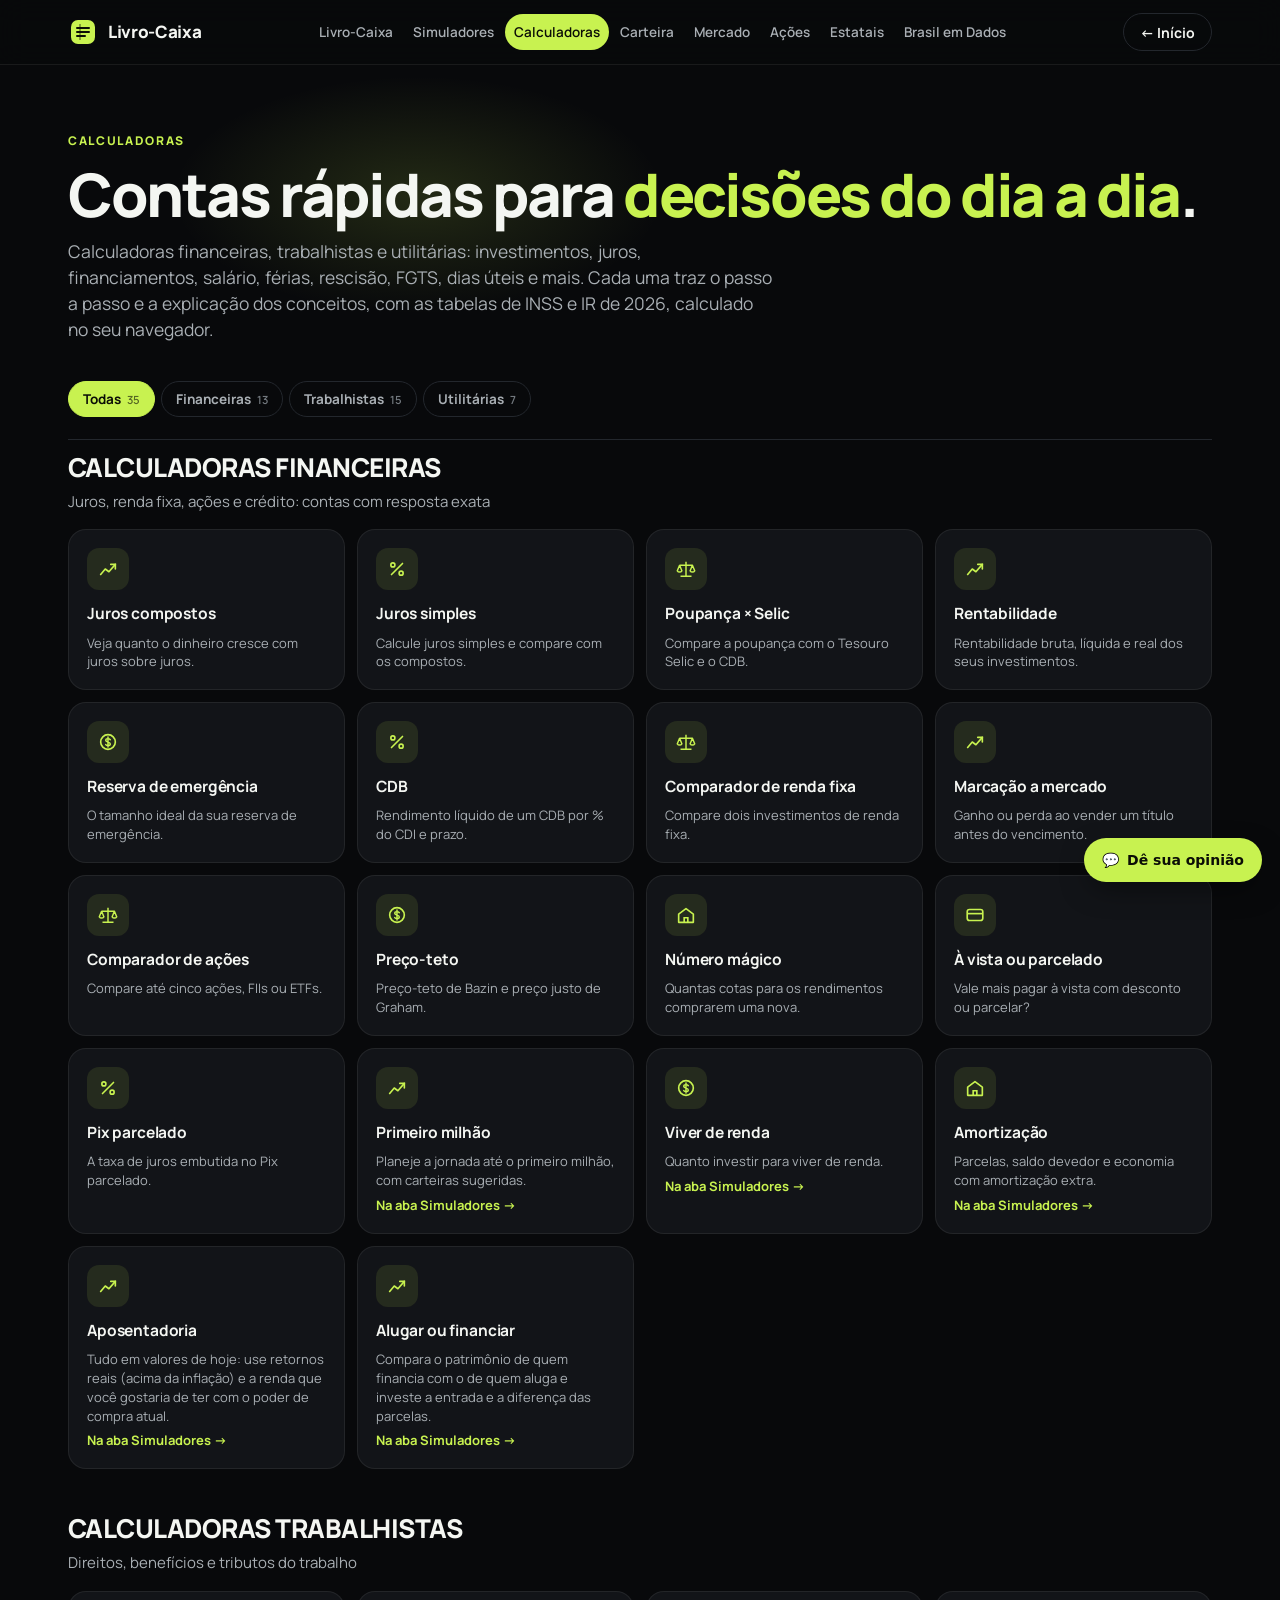
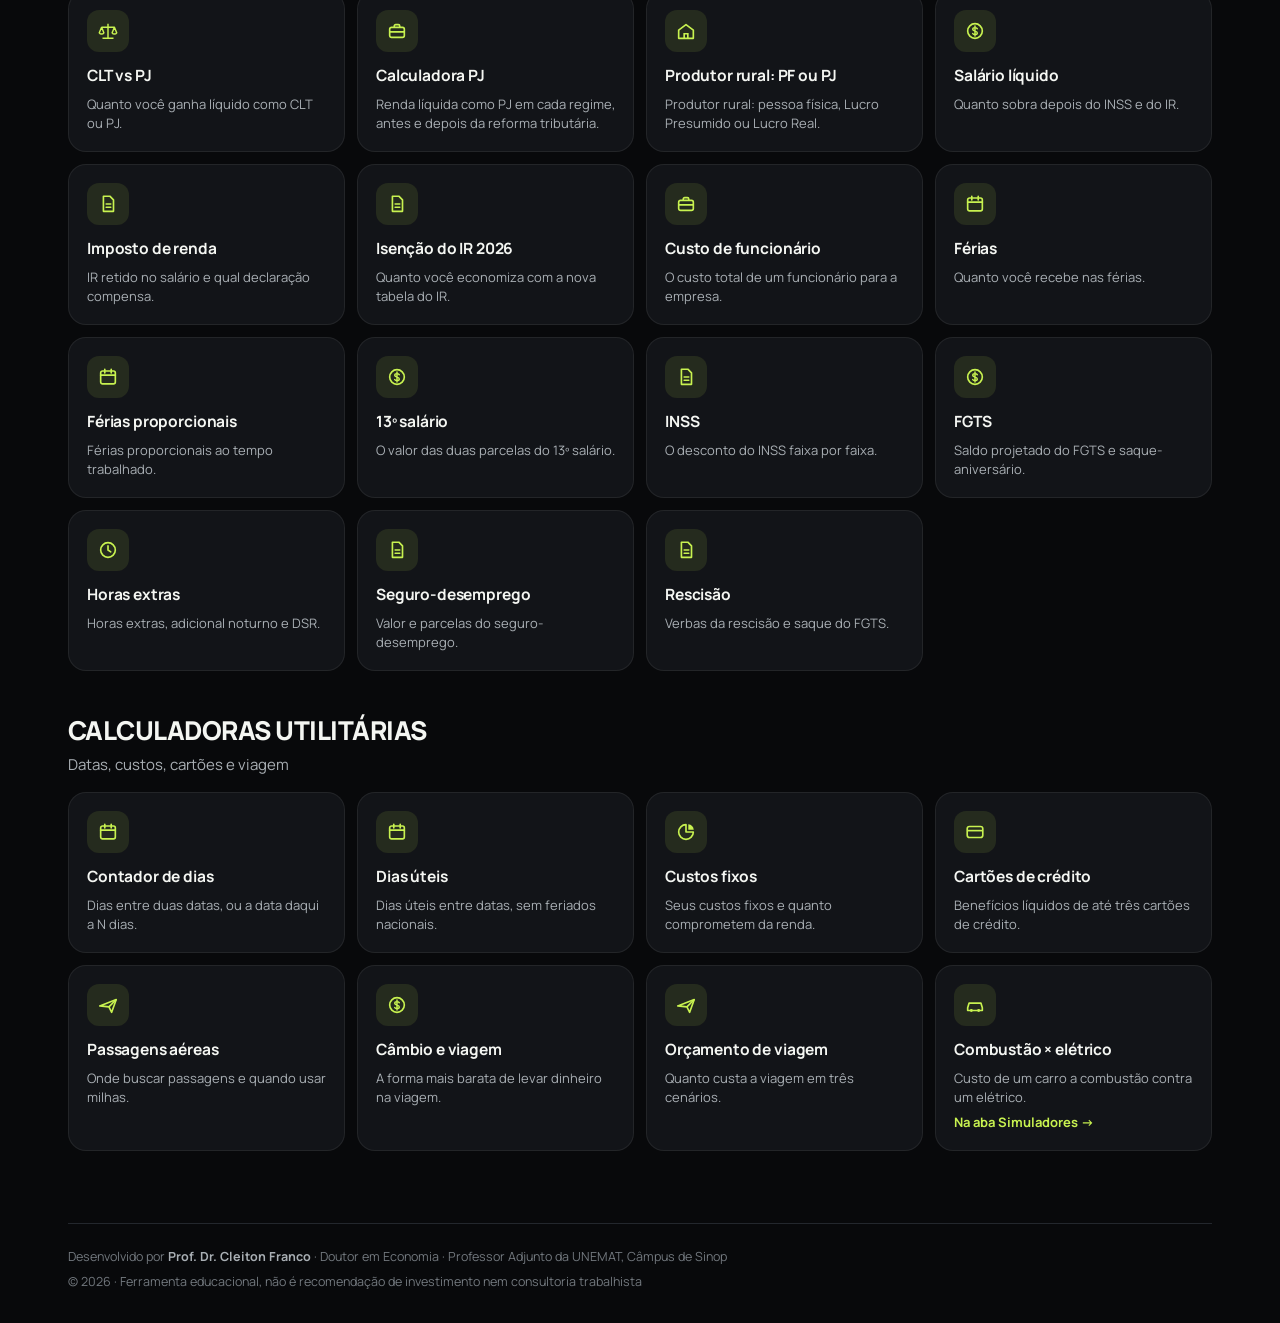
<file: calculadoras.html>
<!doctype html>
<html lang="pt-BR">
<head>
<meta charset="utf-8">
<meta name="viewport" content="width=device-width, initial-scale=1, viewport-fit=cover">
<meta name="author" content="Prof. Dr. Cleiton Franco">
<meta name="description" content="Calculadoras financeiras: CLT vs PJ, salário líquido, férias, 13º salário, rescisão, juros compostos, reserva de emergência, viver de renda, preço-teto e número mágico.">
<meta name="theme-color" content="#08090b">
<title>Calculadoras Livro-Caixa</title>
<link rel="preconnect" href="https://fonts.googleapis.com">
<link rel="preconnect" href="https://fonts.gstatic.com" crossorigin>
<link rel="stylesheet" href="https://fonts.googleapis.com/css2?family=Manrope:wght@400;500;600;700;800&family=Spline+Sans+Mono:wght@400;500;600&display=swap">
<style>
html,body{margin:0}
[hidden]{display:none!important}
:root{
  color-scheme:dark;
  --bg:#08090b; --bg-2:#0e1013; --surface:#121418; --surface-2:#1a1d22; --ink:#f4f6f2; --ink-2:#a9afb4; --muted:#72787e;
  --line:#23272d; --ring:rgba(255,255,255,.07); --axis:#3a3f46;
  --accent:#c8f250; --accent-ink:#0b0d06; --accent-soft:rgba(200,242,80,.10); --glow:rgba(200,242,80,.14);
  --c1:#3987e5; --c2:#d95926; --c3:#7aa61f;
  --s1:#3987e5; --s2:#d95926; --s3:#199e70; --s4:#c98500; --rec:#3987e5; --desp:#d95926;
  --good-text:#34d399; --warn:#f5b83d; --crit-text:#f87171;
  --shadow:0 1px 0 rgba(255,255,255,.04) inset,0 24px 48px -24px rgba(0,0,0,.6);
  --good:#34d399; --crit:#f87171;
  --sans:"Manrope",system-ui,-apple-system,"Segoe UI",sans-serif;
  --mono:"Spline Sans Mono",ui-monospace,"Cascadia Mono",Consolas,monospace;
}
*{box-sizing:border-box}
body{background:var(--bg);color:var(--ink);font-family:var(--sans);font-size:15px;line-height:1.5;-webkit-font-smoothing:antialiased;overflow-x:hidden}
a{color:inherit}
button,input,select{font:inherit;color:inherit}
button{cursor:pointer}
:focus-visible{outline:2px solid var(--accent);outline-offset:2px;border-radius:8px}
.num{font-family:var(--mono);font-variant-numeric:tabular-nums;letter-spacing:-.01em}
.wrap{max-width:1200px;margin:0 auto;padding-inline:16px}
@media (min-width:720px){.wrap{padding-inline:28px}}

/* navegação (igual à página inicial) */
.bar{position:sticky;top:0;z-index:30;background:rgba(8,9,11,.78);backdrop-filter:saturate(1.4) blur(14px);-webkit-backdrop-filter:saturate(1.4) blur(14px);border-bottom:1px solid var(--ring)}
.bar .wrap{display:flex;justify-content:space-between;align-items:center;gap:12px;height:64px}
.brand{display:flex;align-items:center;gap:10px;text-decoration:none;font-weight:800;font-size:17px;letter-spacing:-.02em}
.bar nav{display:flex;gap:2px}
.bar nav a{text-decoration:none;color:var(--ink-2);font-weight:600;font-size:14px;padding:8px 14px;border-radius:999px}
.bar nav a:hover{color:var(--ink)}
.bar nav a[aria-current="page"]{color:var(--accent-ink);background:var(--accent)}
.bar .cta-mini{display:inline-flex;align-items:center;height:38px;padding:0 16px;border-radius:999px;border:1px solid var(--line);color:var(--ink);font-weight:700;font-size:14px;text-decoration:none;white-space:nowrap}
.bar .cta-mini:hover{border-color:var(--ink-2)}
@media (max-width:1080px){.bar nav{display:none}}
.bar nav a,.brand{white-space:nowrap}
.bar .wrap nav a{padding:8px 9px;font-size:13.5px}
.mnav{display:none}
@media (max-width:1080px){.mnav{display:flex;gap:4px;overflow-x:auto;scrollbar-width:none;padding:0 16px 10px;max-width:100%}
  .mnav a{flex:none;text-decoration:none;color:var(--ink-2);font-weight:600;font-size:13px;padding:6px 12px;border-radius:999px;border:1px solid var(--line)}
  .mnav a[aria-current="page"]{color:var(--accent-ink);background:var(--accent);border-color:var(--accent)}}

/* cabeçalho */
.top{position:relative;padding:clamp(36px,6vw,64px) 0 clamp(20px,3vw,28px);isolation:isolate}
.top::before{content:"";position:absolute;left:0;top:-40px;width:min(700px,100%);height:340px;z-index:-1;background:radial-gradient(closest-side,var(--glow),transparent 70%)}
.eyebrow{display:inline-block;font-size:12px;font-weight:800;letter-spacing:.14em;text-transform:uppercase;color:var(--accent)}
h1{font-size:clamp(34px,5.4vw,60px);line-height:1;letter-spacing:-.04em;font-weight:800;margin:12px 0 14px;text-wrap:balance}
h1 em{font-style:normal;color:var(--accent)}
.lead{font-size:clamp(15.5px,1.5vw,17.5px);color:var(--ink-2);max-width:64ch;margin:0}

/* abas */
.navcalc{position:sticky;top:64px;z-index:20;background:var(--bg);padding-block:10px 12px;display:flex;flex-direction:column;gap:10px;border-bottom:1px solid var(--line)}
@media (max-width:1080px){.navcalc{top:108px}}   /* abaixo do menu de atalhos do celular */
nav.grupos{display:flex;gap:6px;overflow-x:auto;scrollbar-width:none}
nav.grupos button{flex:none;border:1px solid var(--line);background:transparent;color:var(--ink-2);padding:7px 14px;border-radius:999px;font-weight:700;font-size:13.5px;white-space:nowrap}
nav.grupos button small{font-weight:600;color:var(--muted);margin-left:6px}
nav.grupos button:hover{color:var(--ink);border-color:var(--ink-2)}
nav.grupos button[aria-selected="true"]{background:var(--accent);border-color:var(--accent);color:var(--accent-ink)}
nav.grupos button[aria-selected="true"] small{color:var(--accent-ink);opacity:.6}
nav.tabs{display:flex;gap:2px;overflow-x:auto;scrollbar-width:none}
nav.tabs button{flex:none;border:0;background:none;color:var(--ink-2);padding:6px 12px;border-radius:10px;font-weight:600;font-size:14px;white-space:nowrap}
nav.tabs button:hover{color:var(--ink);background:var(--surface)}
nav.tabs button[aria-selected="true"]{color:var(--ink);background:var(--surface-2)}

/* guias: como usar, entenda e perguntas frequentes */
.guia{margin-top:28px;display:grid;grid-template-columns:minmax(0,1fr) minmax(0,1.4fr);gap:16px;align-items:start}
.guia-lado{display:flex;flex-direction:column;gap:16px;min-width:0}
@media (max-width:860px){.guia{grid-template-columns:minmax(0,1fr)}}
.guia-col{background:var(--surface);border:1px solid var(--ring);border-radius:20px;padding:20px 22px;min-width:0}
.guia h2{margin:0 0 12px;font-size:18px;letter-spacing:-.02em;font-weight:800}
.guia h3{margin:16px 0 6px;font-size:14.5px;font-weight:800;color:var(--ink)}
.guia h3:first-of-type{margin-top:0}
.guia p,.guia li{color:var(--ink-2);font-size:14px;line-height:1.6}
.guia p{margin:0 0 8px}
.guia ul,.guia ol{margin:0 0 8px;padding-left:20px}
.guia ol.passos{counter-reset:p;list-style:none;padding:0;display:flex;flex-direction:column;gap:10px}
.guia ol.passos li{counter-increment:p;display:grid;grid-template-columns:28px 1fr;gap:10px;align-items:start}
.guia ol.passos li::before{content:counter(p);width:26px;height:26px;border-radius:50%;background:var(--accent);color:var(--accent-ink);display:grid;place-items:center;font-weight:800;font-size:12.5px}
.guia b{color:var(--ink)}
.guia table{width:100%;border-collapse:collapse;font-size:13px;margin:6px 0 10px;display:block;overflow-x:auto}
.guia th,.guia td{padding:7px 6px;border-bottom:1px solid var(--line);text-align:left;vertical-align:top;color:var(--ink-2)}
.guia th{color:var(--muted);font-size:11.5px;text-transform:uppercase;letter-spacing:.05em}
.guia details{border-bottom:1px solid var(--line);padding:10px 0}
.guia summary{cursor:pointer;font-weight:700;font-size:14px;color:var(--ink)}
.guia details p{margin:8px 0 0}

/* vitrine de calculadoras */
.vit{margin:8px 0 40px;scroll-margin-top:180px}
.vit h2{margin:0;font-size:clamp(20px,2.4vw,26px);letter-spacing:-.02em;font-weight:800;text-transform:uppercase}
.vit > p{margin:4px 0 16px;color:var(--ink-2)}
.cards{display:grid;grid-template-columns:repeat(auto-fill,minmax(min(100%,230px),1fr));gap:12px}
.ccard{display:flex;flex-direction:column;align-items:flex-start;gap:8px;text-align:left;text-decoration:none;color:var(--ink);background:var(--surface);border:1px solid var(--ring);border-radius:18px;padding:18px;min-height:150px;transition:border-color .15s,transform .15s}
.ccard:hover{border-color:rgba(200,242,80,.45)}
@media (prefers-reduced-motion:no-preference){.ccard:hover{transform:translateY(-2px)}}
.cic{width:42px;height:42px;border-radius:12px;background:var(--accent-soft);color:var(--accent);display:grid;place-items:center;margin-bottom:4px}
.ccard b{font-size:15.5px;letter-spacing:-.01em}
.ccard small{color:var(--ink-2);font-size:13px;line-height:1.45}
.ccard .ext{display:block;margin-top:6px;color:var(--accent);font-weight:700}
footer.autor{margin-top:72px;border-top:1px solid var(--line);padding-block:24px 32px;display:flex;flex-wrap:wrap;justify-content:space-between;gap:6px 16px;font-size:12.5px;color:var(--muted)}
footer.autor b{color:var(--ink-2);font-weight:700}
.veja{display:flex;flex-wrap:wrap;gap:8px;align-items:center;margin:0 0 16px;font-size:13px;color:var(--muted)}
.veja a{display:inline-flex;gap:6px;align-items:baseline;text-decoration:none;color:var(--ink);border:1px solid var(--line);border-radius:999px;padding:5px 12px;font-weight:600}
.veja a small{color:var(--muted);font-weight:500}
.veja a:hover{border-color:var(--accent)}
</style>
<link rel="stylesheet" href="assets/calc.css?v=243f2981">
<link rel="stylesheet" href="assets/sim.css?v=2f258f3e">
<!-- Contagem de visitas: GoatCounter (sem cookies; painel em dashboardfinan.goatcounter.com) -->
<script>
/* Quem chega pelo Instagram (?utm_source=instagram) conta no caminho "/instagram", que o rodapé da capa exibe; cada calculadora/simulador (#id) conta como uma página. */
window.goatcounter = {path: p => /[?&]utm_source=(instagram|ig)(&|$)/i.test(location.search) ? "/instagram" : p + location.hash};
addEventListener("hashchange", () => { if (window.goatcounter.count) window.goatcounter.count({path: location.pathname + location.hash}); });
</script>
<script data-goatcounter="https://dashboardfinan.goatcounter.com/count" async src="https://gc.zgo.at/count.js"></script>
</head>
<body>
<header class="bar">
  <div class="wrap">
    <a class="brand" href="index.html" aria-label="Livro-Caixa, início">
      <svg width="30" height="30" viewBox="0 0 30 30" aria-hidden="true"><rect x="3" y="3" width="24" height="24" rx="7" fill="var(--accent)"/><path d="M9 11h12M9 15h12M9 19h8" stroke="var(--accent-ink)" stroke-width="2" stroke-linecap="round"/><path d="M12 7v16" stroke="var(--accent-ink)" stroke-opacity=".45" stroke-width="1.6"/></svg>
      Livro-Caixa
    </a>
    <nav aria-label="Ferramentas">
      <a href="livro-caixa.html">Livro-Caixa</a>
      <a href="simuladores.html">Simuladores</a>
      <a href="calculadoras.html" aria-current="page">Calculadoras</a>
      <a href="carteira.html">Carteira</a><a href="mercado.html">Mercado</a><a href="acoes.html">Ações</a><a href="estatais.html">Estatais</a>
      <a href="https://cleitonfranco74.github.io/financas_municipais/">Brasil em Dados</a>
    </nav>
    <a class="cta-mini" href="index.html">← Início</a>
  </div>
  <div class="mnav" aria-label="Menu"><a href="livro-caixa.html">Livro-Caixa</a><a href="simuladores.html">Simuladores</a><a href="calculadoras.html" aria-current="page">Calculadoras</a><a href="carteira.html">Carteira</a><a href="mercado.html">Mercado</a><a href="acoes.html">Ações</a><a href="estatais.html">Estatais</a><a href="https://cleitonfranco74.github.io/financas_municipais/">Brasil em Dados</a></div>
</header>

<div class="wrap">
  <section class="top">
    <span class="eyebrow">Calculadoras</span>
    <h1>Contas rápidas para <em>decisões do dia a dia</em>.</h1>
    <p class="lead">Calculadoras financeiras, trabalhistas e utilitárias: investimentos, juros, financiamentos, salário, férias, rescisão, FGTS, dias úteis e mais. Cada uma traz o passo a passo e a explicação dos conceitos, com as tabelas de INSS e IR de 2026, calculado no seu navegador.</p>
  </section>

  <div class="navcalc">
    <nav class="grupos" id="grupos" role="tablist" aria-label="Grupos de calculadoras"></nav>
    <nav class="tabs" id="tabs" role="tablist" aria-label="Calculadoras do grupo"></nav>
  </div>

  <main id="main" aria-live="polite"></main>

  <footer class="autor">
    <span>Desenvolvido por <b>Prof. Dr. Cleiton Franco</b> · Doutor em Economia · Professor Adjunto da UNEMAT, Câmpus de Sinop</span>
    <span>© 2026 · Ferramenta educacional, não é recomendação de investimento nem consultoria trabalhista</span>
  </footer>
</div>

<script src="assets/mercado.js?v=36494bdb"></script>
<script src="assets/guias.js?v=a2e3038d"></script>
<script src="assets/cotacoes.js?v=0db21308"></script>
<script src="assets/calc-lib.js?v=5759113d"></script>
<script src="assets/sim-lib.js?v=094a8fb8"></script>
<script src="assets/ferramentas.js?v=6d0d58eb"></script>
<script>
(() => {
/* Navegação da página de calculadoras: vitrine, grupos e abas. As ferramentas vêm de CalcLib e SimLib. */
const $ = s => document.querySelector(s);
const esc = s => String(s).replace(/[&<>"']/g,c=>({"&":"&amp;","<":"&lt;",">":"&gt;",'"':"&quot;","'":"&#39;"}[c]));
const C = window.CalcLib, S = window.SimLib, F = window.Ferramentas;
/* três grupos, como no Investidor Sardinha; a ordem define as abas e os cartões */
const ORDEM = {
  fin: ["juros","juros-simples","poup-selic","rentab","reserva","cdb-calc","comp-rf","marcacao","comp-acoes","teto","magico","avista","pix"],
  trab: ["clt-pj","pj","rural","salario","ir","isencao","custo-clt","ferias","ferias-prop","decimo","inss","fgts","horas","seguro","rescisao"],
  util: ["dias","dias-uteis","custos","cartoes","voos","cambio","viagem"],
};
/* simulações que ficam na aba Simuladores, mostradas como atalhos */
const ATALHOS = {fin:["milhao","renda","amortizacao","aposentadoria","alugar"], util:["veiculo-ev"]};
const RESUMO = {
  "milhao":"Planeje a jornada até o primeiro milhão, com carteiras sugeridas.", "juros":"Veja quanto o dinheiro cresce com juros sobre juros.", "juros-simples":"Calcule juros simples e compare com os compostos.",
  "poup-selic":"Compare a poupança com o Tesouro Selic e o CDB.", "rentab":"Rentabilidade bruta, líquida e real dos seus investimentos.", "renda":"Quanto investir para viver de renda.",
  "reserva":"O tamanho ideal da sua reserva de emergência.", "cdb-calc":"Rendimento líquido de um CDB por % do CDI e prazo.", "comp-rf":"Compare dois investimentos de renda fixa.",
  "marcacao":"Ganho ou perda ao vender um título antes do vencimento.", "comp-acoes":"Compare até cinco ações, FIIs ou ETFs.", "teto":"Preço-teto de Bazin e preço justo de Graham.",
  "magico":"Quantas cotas para os rendimentos comprarem uma nova.", "avista":"Vale mais pagar à vista com desconto ou parcelar?", "pix":"A taxa de juros embutida no Pix parcelado.",
  "amortizacao":"Parcelas, saldo devedor e economia com amortização extra.",
  "clt-pj":"Quanto você ganha líquido como CLT ou PJ.", "pj":"Renda líquida como PJ em cada regime, antes e depois da reforma tributária.", "rural":"Produtor rural: pessoa física, Lucro Presumido ou Lucro Real.", "salario":"Quanto sobra depois do INSS e do IR.",
  "custo-clt":"O custo total de um funcionário para a empresa.", "ferias":"Quanto você recebe nas férias.", "ferias-prop":"Férias proporcionais ao tempo trabalhado.",
  "decimo":"O valor das duas parcelas do 13º salário.", "inss":"O desconto do INSS faixa por faixa.", "fgts":"Saldo projetado do FGTS e saque-aniversário.",
  "horas":"Horas extras, adicional noturno e DSR.", "seguro":"Valor e parcelas do seguro-desemprego.", "isencao":"Quanto você economiza com a nova tabela do IR.",
  "rescisao":"Verbas da rescisão e saque do FGTS.",
  "dias":"Dias entre duas datas, ou a data daqui a N dias.", "dias-uteis":"Dias úteis entre datas, sem feriados nacionais.", "veiculo-ev":"Custo de um carro a combustão contra um elétrico.",
  "ir":"IR retido no salário e qual declaração compensa.", "cambio":"A forma mais barata de levar dinheiro na viagem.", "voos":"Onde buscar passagens e quando usar milhas.", "viagem":"Quanto custa a viagem em três cenários.",
  "custos":"Seus custos fixos e quanto comprometem da renda.", "cartoes":"Benefícios líquidos de até três cartões de crédito.",
};
const ICONES = {
  dinheiro:'<circle cx="12" cy="12" r="8" fill="none" stroke="currentColor" stroke-width="1.8"/><path d="M14.5 9.5c-.6-.8-1.5-1.2-2.5-1.2-1.4 0-2.5.8-2.5 1.9 0 2.6 5 1.3 5 3.9 0 1.1-1.1 1.9-2.5 1.9-1 0-1.9-.4-2.5-1.2M12 6.5v11" fill="none" stroke="currentColor" stroke-width="1.6" stroke-linecap="round"/>',
  grafico:'<path d="M4 18l5-6 4 3 7-8" fill="none" stroke="currentColor" stroke-width="1.8" stroke-linecap="round" stroke-linejoin="round"/><path d="M15 7h5v5" fill="none" stroke="currentColor" stroke-width="1.8" stroke-linecap="round"/>',
  pct:'<path d="M6 18L18 6" stroke="currentColor" stroke-width="1.8" stroke-linecap="round"/><circle cx="7.5" cy="7.5" r="2.2" fill="none" stroke="currentColor" stroke-width="1.8"/><circle cx="16.5" cy="16.5" r="2.2" fill="none" stroke="currentColor" stroke-width="1.8"/>',
  casa:'<path d="M4 11l8-6 8 6v9H4z" fill="none" stroke="currentColor" stroke-width="1.8" stroke-linejoin="round"/><path d="M10 20v-5h4v5" fill="none" stroke="currentColor" stroke-width="1.8"/>',
  maleta:'<rect x="4" y="8" width="16" height="11" rx="2" fill="none" stroke="currentColor" stroke-width="1.8"/><path d="M9 8V6.5A1.5 1.5 0 0 1 10.5 5h3A1.5 1.5 0 0 1 15 6.5V8M4 13h16" fill="none" stroke="currentColor" stroke-width="1.8"/>',
  calend:'<rect x="4" y="5.5" width="16" height="14" rx="2" fill="none" stroke="currentColor" stroke-width="1.8"/><path d="M4 10h16M8.5 3.5v4M15.5 3.5v4" stroke="currentColor" stroke-width="1.8" stroke-linecap="round"/>',
  relogio:'<circle cx="12" cy="12" r="8" fill="none" stroke="currentColor" stroke-width="1.8"/><path d="M12 7.5V12l3 2" fill="none" stroke="currentColor" stroke-width="1.8" stroke-linecap="round"/>',
  carro:'<path d="M4 15l1.5-5h13L20 15v3H4z" fill="none" stroke="currentColor" stroke-width="1.8" stroke-linejoin="round"/><circle cx="8" cy="18" r="1.6" fill="currentColor"/><circle cx="16" cy="18" r="1.6" fill="currentColor"/>',
  cartao:'<rect x="3.5" y="6" width="17" height="12" rx="2.5" fill="none" stroke="currentColor" stroke-width="1.8"/><path d="M3.5 10.5h17" stroke="currentColor" stroke-width="1.8"/>',
  pizza:'<path d="M12 4a8 8 0 1 0 8 8h-8z" fill="none" stroke="currentColor" stroke-width="1.8" stroke-linejoin="round"/><path d="M14.5 3.5a7 7 0 0 1 6 6h-6z" fill="currentColor"/>',
  balanca:'<path d="M12 4v16M6 20h12M5 8h14M5 8l-2.5 6a3 3 0 0 0 5 0zM19 8l-2.5 6a3 3 0 0 0 5 0z" fill="none" stroke="currentColor" stroke-width="1.6" stroke-linejoin="round"/>',
  aviao:'<path d="M3 13l18-7-5 14-3-6z" fill="none" stroke="currentColor" stroke-width="1.8" stroke-linejoin="round"/><path d="M13 14l8-8" stroke="currentColor" stroke-width="1.8"/>',
  doc:'<path d="M7 3.5h7l4 4V20H7z" fill="none" stroke="currentColor" stroke-width="1.8" stroke-linejoin="round"/><path d="M10 12h5M10 15.5h5" stroke="currentColor" stroke-width="1.8" stroke-linecap="round"/>',
};
const ICONE_DE = {"milhao":"grafico","juros":"grafico","juros-simples":"pct","poup-selic":"balanca","rentab":"grafico","renda":"dinheiro","reserva":"dinheiro","cdb-calc":"pct","comp-rf":"balanca","marcacao":"grafico","comp-acoes":"balanca","teto":"dinheiro","magico":"casa","avista":"cartao","pix":"pct","amortizacao":"casa",
  "clt-pj":"balanca","pj":"maleta","rural":"casa","salario":"dinheiro","custo-clt":"maleta","ferias":"calend","ferias-prop":"calend","decimo":"dinheiro","inss":"doc","fgts":"dinheiro","horas":"relogio","seguro":"doc","isencao":"doc","rescisao":"doc",
  "dias":"calend","dias-uteis":"calend","veiculo-ev":"carro","custos":"pizza","cartoes":"cartao","ir":"doc","cambio":"dinheiro","voos":"aviao","viagem":"aviao"};
const ic = k => `<span class="cic"><svg width="22" height="22" viewBox="0 0 24 24" aria-hidden="true">${ICONES[k]||ICONES.doc}</svg></span>`;
const GRUPOS = [
  {id:"fin", nome:"Financeiras", sub:"Juros, renda fixa, ações e crédito: contas com resposta exata"},
  {id:"trab", nome:"Trabalhistas", sub:"Direitos, benefícios e tributos do trabalho"},
  {id:"util", nome:"Utilitárias", sub:"Datas, custos, cartões e viagem"},
].map(g=>({...g, ids: ORDEM[g.id].filter(id=>C.tem(id)||S.tem(id))}));
const total = GRUPOS.reduce((s,g)=>s+g.ids.length,0);
const grupoDe = id => GRUPOS.find(g=>g.ids.includes(id));
const chips = sel => `<button role="tab" data-g="todas" aria-selected="${sel==="todas"}">Todas<small>${total}</small></button>` + GRUPOS.map(x=>`<button role="tab" data-g="${x.id}" aria-selected="${sel===x.id}">${esc(x.nome)}<small>${x.ids.length}</small></button>`).join("");
let atual = null;
function vitrine(){
  atual = null; C.desmontar(); S.desmontar();
  $("#grupos").innerHTML = chips("todas");
  $("#tabs").innerHTML = "";
  const main = $("#main"); main.className = "";
  main.innerHTML = GRUPOS.map(g=>`<section class="vit" id="g-${g.id}"><h2>Calculadoras ${g.nome.toLowerCase()}</h2><p>${esc(g.sub)}</p><div class="cards">${
    g.ids.map(id=>`<button type="button" class="ccard" data-c="${id}">${ic(ICONE_DE[id])}<b>${esc(F.nome(id))}</b><small>${esc(RESUMO[id]||F.resumo(id))}</small></button>`).join("") +
    (ATALHOS[g.id]||[]).filter(id=>F.pagina(id)).map(id=>`<a class="ccard" href="${F.url(id)}">${ic(ICONE_DE[id]||"grafico")}<b>${esc(F.nome(id))}</b><small>${esc(RESUMO[id]||F.resumo(id))} <span class="ext">Na aba Simuladores →</span></small></a>`).join("")}</div></section>`).join("");
  document.title = "Calculadoras Livro-Caixa";
  if (location.hash) history.replaceState(null, "", location.pathname);
}
function abrir(id, push){
  if (!id) return vitrine();
  if (F.pagina(id) === "simuladores"){ location.replace(F.url(id)); return; }     // mudou de aba: o link antigo continua valendo
  const g = grupoDe(id); if (!g) return vitrine();
  atual = id;
  $("#grupos").innerHTML = chips(g.id);
  $("#tabs").innerHTML = g.ids.map(x=>`<button role="tab" data-c="${x}" aria-selected="${x===id}">${esc(F.nome(x))}</button>`).join("");
  const main = $("#main"); C.desmontar(); S.desmontar();
  if (C.tem(id)){ main.className = "calc-ui"; C.montar(id, main); } else { main.className = "sim-ui"; S.montar(id, main); }
  main.insertAdjacentHTML("afterbegin", F.vejaHTML(id));
  if (push !== false && location.hash !== "#"+id) history.replaceState(null, "", "#"+id);
  document.title = `${F.nome(id)} · Calculadoras Livro-Caixa`;
}
$("#grupos").addEventListener("click", e=>{ const b = e.target.closest("button"); if (!b) return;
  if (b.dataset.g==="todas") return vitrine();
  if (!atual){ document.getElementById("g-"+b.dataset.g)?.scrollIntoView({behavior:"smooth", block:"start"}); return; }
  const g = GRUPOS.find(x=>x.id===b.dataset.g); abrir(g.ids[0]); });
$("#main").addEventListener("click", e=>{ const b = e.target.closest("button.ccard"); if (b){ abrir(b.dataset.c); window.scrollTo({top:0}); } });
$("#tabs").addEventListener("click", e=>{ const b = e.target.closest("button"); if (b) abrir(b.dataset.c); });
window.addEventListener("hashchange", ()=>abrir(location.hash.slice(1), false));
abrir(location.hash.slice(1), false);
})();
</script>
<script src="assets/feedback.js?v=150e3030" data-site="Livro-Caixa" data-cor="#c8f250" defer></script>
</body>
</html>
</file>
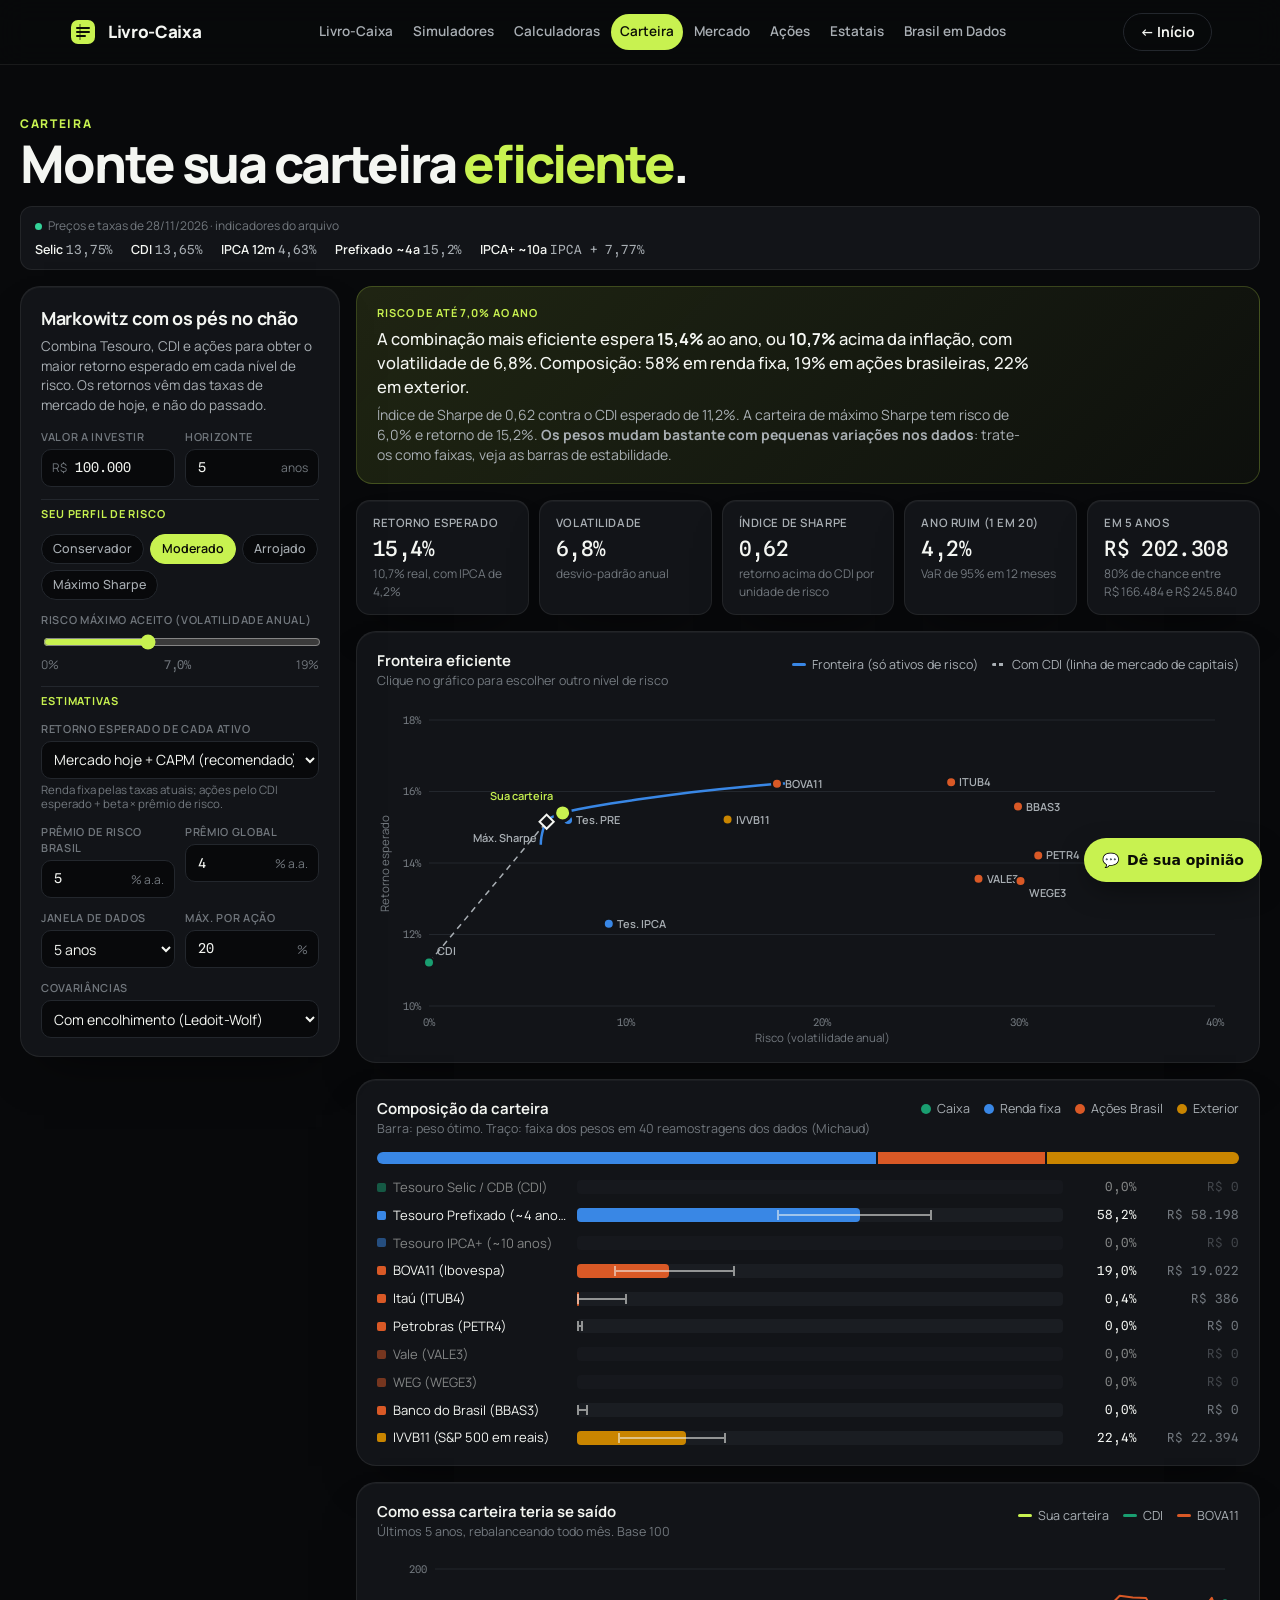
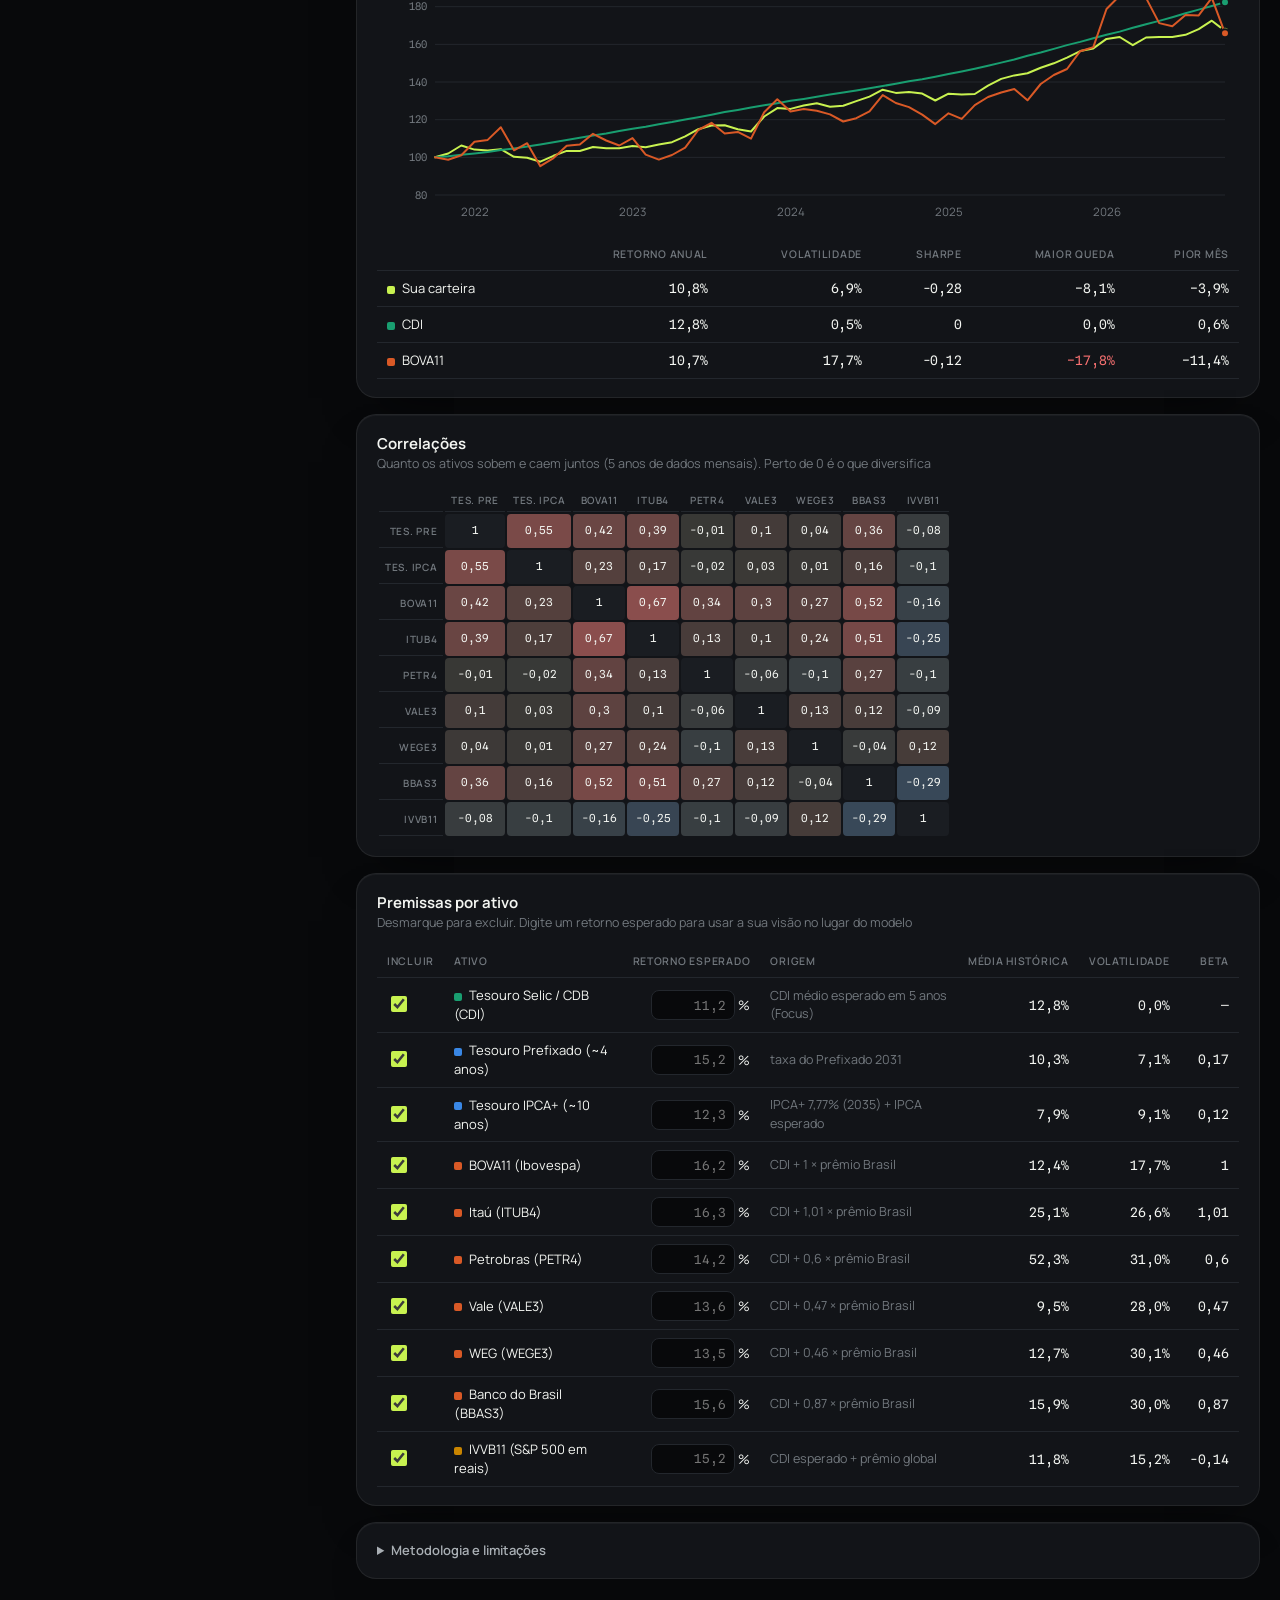
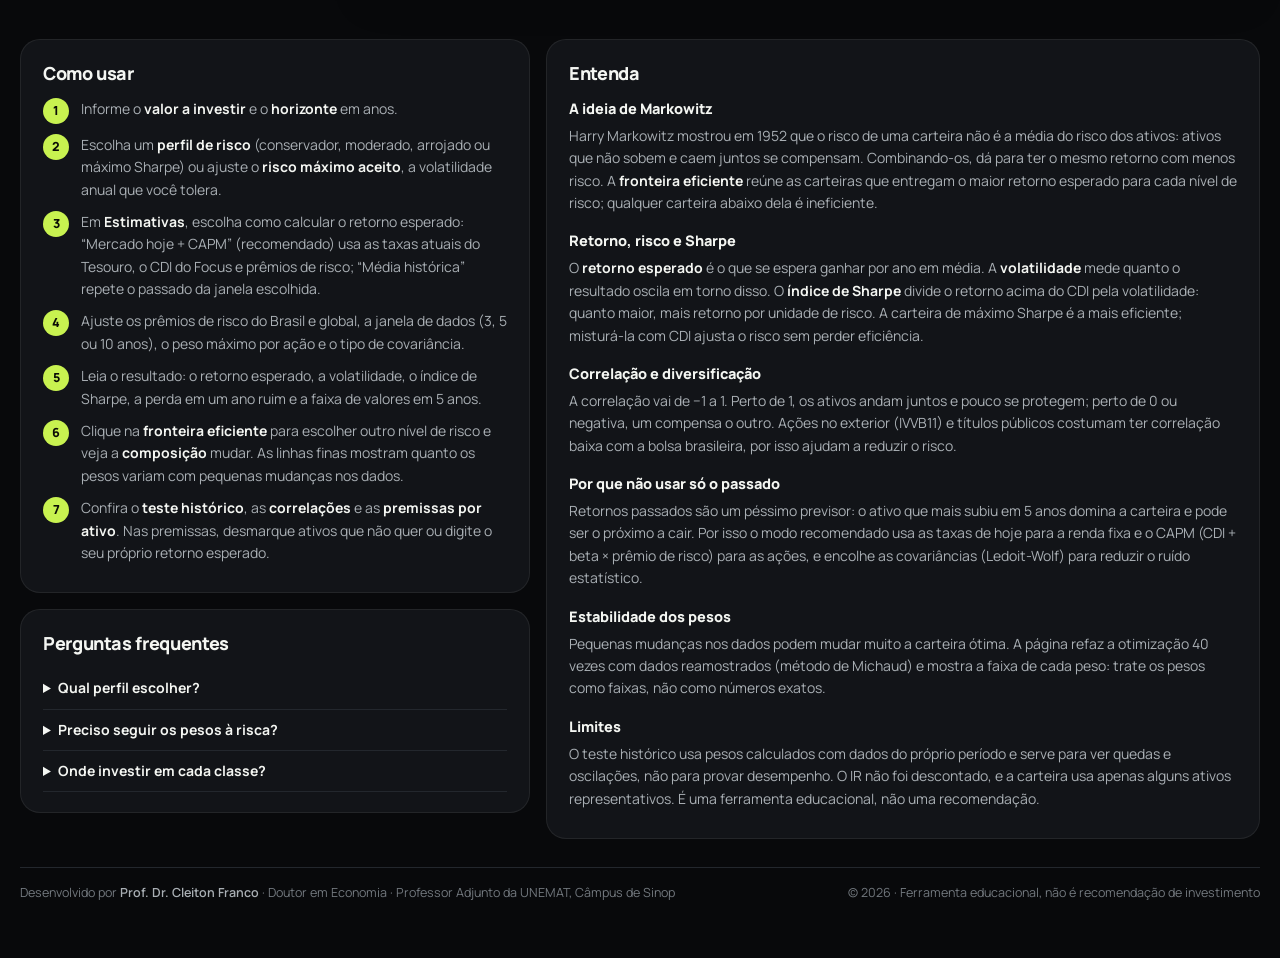
<file: carteira.html>
<!doctype html>
<html lang="pt-BR">
<head>
<meta charset="utf-8">
<meta name="viewport" content="width=device-width, initial-scale=1, viewport-fit=cover">
<meta name="author" content="Prof. Dr. Cleiton Franco">
<title>Carteira Eficiente Livro-Caixa</title>
<link rel="preconnect" href="https://fonts.googleapis.com">
<link rel="preconnect" href="https://fonts.gstatic.com" crossorigin>
<link rel="stylesheet" href="https://fonts.googleapis.com/css2?family=Manrope:wght@400;500;600;700;800&family=Spline+Sans+Mono:wght@400;500;600&display=swap">
<style>
html,body{margin:0}
[hidden]{display:none!important}
:root{
  color-scheme:dark;
  --bg:#08090b; --bg-2:#0e1013; --surface:#121418; --surface-2:#1a1d22; --ink:#f4f6f2; --ink-2:#a9afb4; --muted:#72787e;
  --line:#23272d; --axis:#3a3f46; --accent:#c8f250; --accent-ink:#0b0d06; --accent-soft:rgba(200,242,80,.10);
  --s1:#3987e5; --s2:#d95926; --s3:#199e70; --s4:#c98500; --rec:#3987e5; --desp:#d95926;
  --neg:#3987e5; --pos:#e66767; --mid:#383835;
  --good:#34d399; --good-text:#34d399; --warn:#f5b83d; --crit:#f87171; --crit-text:#f87171;
  --ring:rgba(255,255,255,.07); --shadow:0 1px 0 rgba(255,255,255,.04) inset,0 24px 48px -24px rgba(0,0,0,.6);
  --sans:"Manrope",system-ui,-apple-system,"Segoe UI",sans-serif;
  --mono:"Spline Sans Mono",ui-monospace,"Cascadia Mono",Consolas,monospace;
}
*{box-sizing:border-box}
body{background:var(--bg);color:var(--ink);font-family:var(--sans);font-size:14px;line-height:1.45;padding-inline:16px;padding-block:20px 56px}
.wrap{max-width:1240px;margin:0 auto;display:flex;flex-direction:column;gap:16px}
button,input,select{font:inherit;color:inherit}
button{cursor:pointer}
:focus-visible{outline:2px solid var(--accent);outline-offset:2px;border-radius:6px}
.num{font-family:var(--mono);font-variant-numeric:tabular-nums;letter-spacing:-.01em}
header.top{display:flex;flex-wrap:wrap;justify-content:space-between;align-items:flex-end;gap:10px 20px}
.eyebrow{font-size:11px;font-weight:600;letter-spacing:.09em;text-transform:uppercase;color:var(--muted)}
h1{font-size:28px;line-height:1.1;margin:4px 0 0;font-weight:700;letter-spacing:-.02em;text-wrap:balance}
nav.links{display:flex;gap:8px;flex-wrap:wrap}
nav.links a{border:1px solid var(--line);background:var(--surface);color:var(--ink-2);padding:7px 13px;border-radius:999px;font-weight:500;font-size:13px;text-decoration:none}
nav.links a:hover{color:var(--ink);background:var(--surface-2)}
.mkt{display:flex;flex-wrap:wrap;gap:6px 18px;align-items:center;background:var(--surface);border:1px solid var(--ring);border-radius:12px;padding:10px 14px;font-size:12.5px;color:var(--ink-2)}
.mkt b{font-weight:600;color:var(--ink)}
.mkt .st{display:inline-flex;align-items:center;gap:6px;color:var(--muted);font-size:12px;flex-basis:100%}
.mkt .st i{width:7px;height:7px;border-radius:50%;background:var(--muted)}
.mkt .st.on i{background:var(--good)} .mkt .st.off i{background:var(--warn)}

.layout{display:grid;grid-template-columns:minmax(0,320px) minmax(0,1fr);gap:16px;align-items:start}
@media (max-width:960px){.layout{grid-template-columns:1fr}}
.panel{background:var(--surface);border-radius:16px;border:1px solid var(--ring);box-shadow:var(--shadow);padding:18px 20px;display:flex;flex-direction:column;gap:14px;min-width:0}
.controls{position:sticky;top:80px}
@media (max-width:960px){.controls{position:static}}
h2{font-size:18px;margin:0;font-weight:700;letter-spacing:-.015em}
h3{font-size:15px;margin:0;font-weight:650}
.lede{color:var(--ink-2);margin:0;font-size:13.5px;max-width:64ch}
.fields{display:grid;grid-template-columns:1fr 1fr;gap:12px 10px}
.field{display:flex;flex-direction:column;gap:4px;min-width:0}
.field.wide{grid-column:1/-1}
.field label{font-size:11px;font-weight:600;letter-spacing:.06em;text-transform:uppercase;color:var(--muted)}
.inp{display:flex;align-items:center;height:38px;border:1px solid var(--line);border-radius:10px;background:var(--bg);padding:0 10px;gap:6px;min-width:0}
.inp:focus-within{border-color:var(--accent);box-shadow:0 0 0 3px var(--accent-soft)}
.inp input{border:0;background:none;outline:none;width:100%;min-width:0;font-family:var(--mono);font-size:13.5px}
.inp span{color:var(--muted);font-size:12px;white-space:nowrap}
.field select{height:38px;border:1px solid var(--line);border-radius:10px;background:var(--bg);padding:0 8px;width:100%}
.field small{font-size:11.5px;color:var(--muted);line-height:1.3}
.sect{grid-column:1/-1;font-size:11px;font-weight:700;letter-spacing:.08em;text-transform:uppercase;color:var(--accent);padding-top:6px;border-top:1px solid var(--line)}
.chips{display:flex;flex-wrap:wrap;gap:6px}
.chips button{border:1px solid var(--line);background:var(--bg);border-radius:999px;padding:5px 11px;font-size:12.5px;color:var(--ink-2);font-weight:500}
.chips button[aria-pressed="true"]{background:var(--accent);border-color:var(--accent);color:var(--accent-ink);font-weight:600}
input[type=range]{width:100%;accent-color:var(--accent)}
.rangeval{display:flex;justify-content:space-between;font-size:12px;color:var(--muted)}

.results{display:flex;flex-direction:column;gap:16px;min-width:0}
.verdict{background:var(--accent-soft);border-radius:16px;padding:18px 20px;display:flex;flex-direction:column;gap:6px}
.verdict .tag{font-size:11px;font-weight:700;letter-spacing:.08em;text-transform:uppercase;color:var(--accent)}
.verdict p{margin:0;font-size:16.5px;line-height:1.45;font-weight:500;max-width:72ch;text-wrap:pretty}
.verdict p + p{font-size:14px;font-weight:400;color:var(--ink-2)}
.verdict.err{background:color-mix(in srgb,var(--crit) 12%,var(--surface))}
.verdict.err .tag{color:var(--crit-text)}
.kpis{display:grid;grid-template-columns:repeat(auto-fit,minmax(170px,1fr));gap:10px}
.kpi{background:var(--surface);border-radius:14px;padding:14px 16px;border:1px solid var(--ring);box-shadow:var(--shadow);display:flex;flex-direction:column;gap:4px;min-width:0}
.kpi .lbl{font-size:11.5px;font-weight:600;letter-spacing:.05em;text-transform:uppercase;color:var(--ink-2)}
.kpi .val{font-family:var(--mono);font-size:21px;font-weight:500;letter-spacing:-.03em;line-height:1.2;overflow-wrap:anywhere}
.kpi .hint{font-size:12px;color:var(--muted)}
.phead{display:flex;flex-wrap:wrap;justify-content:space-between;align-items:baseline;gap:6px 14px}
.sub{font-size:12.5px;color:var(--muted)}
.legend{display:flex;flex-wrap:wrap;gap:6px 14px;font-size:12.5px;color:var(--ink-2)}
.legend span{display:inline-flex;align-items:center;gap:6px}
.legend i{width:14px;height:3px;border-radius:2px;display:inline-block}
.legend i.dot{width:10px;height:10px;border-radius:50%}
.chart{position:relative;width:100%}
.chart svg{display:block;width:100%;overflow:visible}
.chart text{font-family:var(--sans);font-size:11.5px;fill:var(--muted)}
.chart .tn{font-family:var(--mono);font-size:10.5px}
.chart .lab{fill:var(--ink-2);font-size:11px;font-weight:600}
.tip{position:absolute;pointer-events:none;background:var(--surface);color:var(--ink);border:1px solid var(--line);border-radius:10px;padding:10px 12px;font-size:12.5px;box-shadow:0 8px 24px -8px rgba(0,0,0,.25);min-width:180px;z-index:5}
.tip .t{font-weight:600;margin-bottom:6px}
.tip .r{display:flex;justify-content:space-between;gap:16px;align-items:center}
.tip .r span:first-child{display:flex;align-items:center;gap:6px;color:var(--ink-2)}
.tip .r i{width:8px;height:8px;border-radius:2px}

.weights{display:flex;flex-direction:column;gap:9px}
.wrow{display:grid;grid-template-columns:minmax(120px,190px) 1fr 64px 92px;gap:10px;align-items:center;font-size:13px}
.wrow .nm{display:flex;align-items:center;gap:7px;min-width:0}
.wrow .nm i{width:9px;height:9px;border-radius:2px;flex:none}
.wrow .nm span{overflow:hidden;text-overflow:ellipsis;white-space:nowrap}
.wrow .track{position:relative;height:14px;background:var(--surface-2);border-radius:4px}
.wrow .fill{position:absolute;left:0;top:0;bottom:0;border-radius:4px}
.wrow .rng{position:absolute;top:50%;height:2px;background:var(--ink);opacity:.55;transform:translateY(-50%)}
.wrow .rng::before,.wrow .rng::after{content:"";position:absolute;top:-4px;width:2px;height:10px;background:var(--ink)}
.wrow .rng::before{left:0} .wrow .rng::after{right:0}
.wrow .p,.wrow .v{font-family:var(--mono);font-variant-numeric:tabular-nums;font-size:12.5px;text-align:right}
.wrow .v{color:var(--muted)}
.wrow.zero{opacity:.5}
@media (max-width:560px){.wrow{grid-template-columns:1fr 56px 84px}.wrow .track{grid-column:1/-1;grid-row:2}}
.classbar{display:flex;height:12px;border-radius:6px;overflow:hidden;gap:2px;background:var(--surface)}
.classbar i{display:block;height:100%}

.tablewrap{overflow-x:auto}
table{width:100%;border-collapse:collapse;font-size:13px}
th{text-align:left;font-size:10.5px;font-weight:600;letter-spacing:.07em;text-transform:uppercase;color:var(--muted);padding:8px 10px;border-bottom:1px solid var(--line);white-space:nowrap}
td{padding:8px 10px;border-bottom:1px solid var(--line);vertical-align:middle}
td.n,th.n{text-align:right;white-space:nowrap}
td .sw{display:inline-block;width:8px;height:8px;border-radius:2px;margin-right:7px;vertical-align:middle}
.prem{min-width:720px}
.prem input[type=text]{width:84px;height:30px;border:1px solid var(--line);border-radius:8px;background:var(--bg);padding:0 8px;text-align:right;font-family:var(--mono);font-size:12.5px}
.prem input[type=checkbox]{width:16px;height:16px;accent-color:var(--accent)}
.prem tr.off td{opacity:.45}
.heat{border-collapse:separate;border-spacing:2px;min-width:0;width:auto}
.heat th{padding:4px 6px;font-size:10px;text-align:center}
.heat th.rowh{text-align:right}
.heat td{width:52px;height:34px;text-align:center;border:0;border-radius:4px;font-family:var(--mono);font-size:11px;padding:0}
.bt{min-width:560px}
.neg{color:var(--crit-text)}
.notes{margin:0;padding-left:18px;color:var(--ink-2);font-size:12.5px;display:flex;flex-direction:column;gap:4px;max-width:84ch}
details summary{cursor:pointer;font-weight:600;font-size:13px;color:var(--ink-2)}
details[open] summary{margin-bottom:8px}
.warnbox{border:1px solid color-mix(in srgb,var(--warn) 60%,var(--line));background:color-mix(in srgb,var(--warn) 10%,var(--surface));border-radius:12px;padding:10px 14px;font-size:13px;color:var(--ink)}
.autor{max-width:1240px;margin:28px auto 0;padding-top:16px;border-top:1px solid var(--line);display:flex;flex-wrap:wrap;justify-content:space-between;gap:6px 16px;font-size:12.5px;color:var(--muted)}
.autor b{color:var(--ink-2);font-weight:600}
</style>
<link rel="stylesheet" href="assets/tema.css?v=628af39c">
<!-- Contagem de visitas: GoatCounter (sem cookies; painel em dashboardfinan.goatcounter.com) -->
<script>
/* Quem chega pelo Instagram (?utm_source=instagram) conta no caminho "/instagram", que o rodapé da capa exibe. */
window.goatcounter = {path: p => /[?&]utm_source=(instagram|ig)(&|$)/i.test(location.search) ? "/instagram" : p};
</script>
<script data-goatcounter="https://dashboardfinan.goatcounter.com/count" async src="https://gc.zgo.at/count.js"></script>
</head>
<body>
<header class="topbar"><div class="tb-in">
  <a class="tb-brand" href="index.html" aria-label="Livro-Caixa, início"><svg width="30" height="30" viewBox="0 0 30 30" aria-hidden="true"><rect x="3" y="3" width="24" height="24" rx="7" fill="var(--accent)"/><path d="M9 11h12M9 15h12M9 19h8" stroke="var(--accent-ink)" stroke-width="2" stroke-linecap="round"/><path d="M12 7v16" stroke="var(--accent-ink)" stroke-opacity=".45" stroke-width="1.6"/></svg>Livro-Caixa</a>
  <nav aria-label="Ferramentas"><a href="livro-caixa.html">Livro-Caixa</a><a href="simuladores.html">Simuladores</a><a href="calculadoras.html">Calculadoras</a><a href="carteira.html" aria-current="page">Carteira</a><a href="mercado.html">Mercado</a><a href="acoes.html">Ações</a><a href="estatais.html">Estatais</a><a href="https://cleitonfranco74.github.io/financas_municipais/">Brasil em Dados</a></nav>
  <a class="tb-cta" href="index.html">← Início</a>
</div><div class="tb-menu"><a href="livro-caixa.html">Livro-Caixa</a><a href="simuladores.html">Simuladores</a><a href="calculadoras.html">Calculadoras</a><a href="carteira.html" aria-current="page">Carteira</a><a href="mercado.html">Mercado</a><a href="acoes.html">Ações</a><a href="estatais.html">Estatais</a><a href="https://cleitonfranco74.github.io/financas_municipais/">Brasil em Dados</a></div></header>
<div class="wrap">
  <header class="top">
    <div>
      <span class="eyebrow">Carteira</span>
      <h1>Monte sua carteira <em>eficiente</em>.</h1>
    </div>
  </header>
  <div class="mkt" id="mkt"><span class="st"><i></i>Carregando dados de mercado…</span></div>

  <div class="layout">
    <section class="panel controls" aria-label="Parâmetros">
      <div style="display:flex;flex-direction:column;gap:6px">
        <h2>Markowitz com os pés no chão</h2>
        <p class="lede">Combina Tesouro, CDI e ações para obter o maior retorno esperado em cada nível de risco. Os retornos vêm das taxas de mercado de hoje, e não do passado.</p>
      </div>
      <div class="fields">
        <div class="field"><label for="cVal">Valor a investir</label><div class="inp"><span>R$</span><input id="cVal" inputmode="decimal" value="100.000"></div></div>
        <div class="field"><label for="cHor">Horizonte</label><div class="inp"><input id="cHor" inputmode="decimal" value="5"><span>anos</span></div></div>
        <div class="sect">Seu perfil de risco</div>
        <div class="field wide">
          <div class="chips" id="perfis">
            <button type="button" data-vol="0.03">Conservador</button>
            <button type="button" data-vol="0.07">Moderado</button>
            <button type="button" data-vol="0.13">Arrojado</button>
            <button type="button" data-vol="sharpe">Máximo Sharpe</button>
          </div>
        </div>
        <div class="field wide">
          <label for="cVol">Risco máximo aceito (volatilidade anual)</label>
          <input id="cVol" type="range" min="0" max="30" step="0.25" value="7">
          <div class="rangeval"><span>0%</span><span class="num" id="cVolTxt">7%</span><span id="cVolMax">30%</span></div>
        </div>
        <div class="sect">Estimativas</div>
        <div class="field wide"><label for="cRet">Retorno esperado de cada ativo</label>
          <select id="cRet"><option value="modelo">Mercado hoje + CAPM (recomendado)</option><option value="historico">Média histórica da janela</option></select>
          <small id="cRetHint">Renda fixa pelas taxas atuais; ações pelo CDI esperado + beta × prêmio de risco.</small></div>
        <div class="field"><label for="cErp">Prêmio de risco Brasil</label><div class="inp"><input id="cErp" inputmode="decimal" value="5"><span>% a.a.</span></div></div>
        <div class="field"><label for="cErpG">Prêmio global</label><div class="inp"><input id="cErpG" inputmode="decimal" value="4"><span>% a.a.</span></div></div>
        <div class="field"><label for="cJan">Janela de dados</label><select id="cJan"><option value="3">3 anos</option><option value="5" selected>5 anos</option><option value="10">10 anos</option></select></div>
        <div class="field"><label for="cCap">Máx. por ação</label><div class="inp"><input id="cCap" inputmode="decimal" value="20"><span>%</span></div></div>
        <div class="field wide"><label for="cCov">Covariâncias</label><select id="cCov"><option value="lw">Com encolhimento (Ledoit-Wolf)</option><option value="amostral">Amostral pura</option></select></div>
      </div>
    </section>
    <div class="results" id="results" aria-live="polite">
      <div class="verdict"><span class="tag">Carregando</span><p>Buscando o histórico de preços e as taxas de mercado…</p></div>
    </div>
  </div>
  <div data-fb-util="Carteira eficiente"></div>
  <div id="guia"></div>
</div>

<footer class="autor">
  <span>Desenvolvido por <b>Prof. Dr. Cleiton Franco</b> · Doutor em Economia · Professor Adjunto da UNEMAT, Câmpus de Sinop</span>
  <span>© 2026 · Ferramenta educacional, não é recomendação de investimento</span>
</footer>
<script src="assets/mercado.js?v=36494bdb"></script>
<script src="assets/guias.js?v=a2e3038d"></script>
<script>document.getElementById("guia").innerHTML = window.renderGuia ? renderGuia("carteira", "") : "";</script>
<script src="assets/graficos.js?v=f051f6ba"></script>
<script>
(() => {
const { $, esc, money, nf, pct, aToM, niceTicks, lineChart, legend } = G;

const ATIVOS = [
  {k:"CDI", nome:"Tesouro Selic / CDB (CDI)", classe:"Caixa", cor:"var(--s3)"},
  {k:"TESOURO_PRE", nome:"Tesouro Prefixado (~4 anos)", classe:"Renda fixa", cor:"var(--s1)"},
  {k:"TESOURO_IPCA", nome:"Tesouro IPCA+ (~10 anos)", classe:"Renda fixa", cor:"var(--s1)"},
  {k:"BOVA11", nome:"BOVA11 (Ibovespa)", classe:"Ações Brasil", cor:"var(--s2)"},
  {k:"ITUB4", nome:"Itaú (ITUB4)", classe:"Ações Brasil", cor:"var(--s2)", acao:true},
  {k:"PETR4", nome:"Petrobras (PETR4)", classe:"Ações Brasil", cor:"var(--s2)", acao:true},
  {k:"VALE3", nome:"Vale (VALE3)", classe:"Ações Brasil", cor:"var(--s2)", acao:true},
  {k:"WEGE3", nome:"WEG (WEGE3)", classe:"Ações Brasil", cor:"var(--s2)", acao:true},
  {k:"BBAS3", nome:"Banco do Brasil (BBAS3)", classe:"Ações Brasil", cor:"var(--s2)", acao:true},
  {k:"IVVB11", nome:"IVVB11 (S&P 500 em reais)", classe:"Exterior", cor:"var(--s4)"},
];
const CLASSES = [["Caixa","var(--s3)"],["Renda fixa","var(--s1)"],["Ações Brasil","var(--s2)"],["Exterior","var(--s4)"]];

/* ---------- estado (conveniência por navegador) ---------- */
const KEY = "carteira:v1";
let S = { inc:{}, er:{}, vol:7, perfil:"0.07" };
try { Object.assign(S, JSON.parse(localStorage.getItem(KEY)||"{}")); } catch {}
const save = () => { try { localStorage.setItem(KEY, JSON.stringify(S)); } catch {} };
for (const id of ["cVal","cHor","cRet","cErp","cErpG","cJan","cCap","cCov"]) if (S[id]!=null) $("#"+id).value = S[id];
$("#cVol").value = S.vol;

const parseNum = s => { s=String(s).replace(/[R$%\s]/g,""); if(!s) return NaN; if (s.includes(",")) s=s.replace(/\./g,"").replace(",","."); else if (/^\d{1,3}(\.\d{3})+$/.test(s)) s=s.replace(/\./g,""); return Number(s); };

/* ---------- álgebra ---------- */
function project(v, ub){                    // projeção no simplex com tetos: soma 1, 0 ≤ w ≤ ub
  let lo = Math.min(...v) - 1, hi = Math.max(...v);
  for (let it=0; it<60; it++){ const tau=(lo+hi)/2; let s=0; for (let i=0;i<v.length;i++) s+=Math.min(ub[i],Math.max(0,v[i]-tau)); if (s>1) lo=tau; else hi=tau; }
  const tau=(lo+hi)/2; return v.map((x,i)=>Math.min(ub[i],Math.max(0,x-tau)));
}
function solve(mu, C, lam, ub, w0, iters=2500){   // max μ'w − λ/2 w'Cw por gradiente projetado
  const n=mu.length; let L=0;
  for (let i=0;i<n;i++){ let s=0; for (let j=0;j<n;j++) s+=Math.abs(C[i][j]); L=Math.max(L,s); }
  const step = Math.min(1e4, 1/Math.max(lam*L,1e-9));
  let w = w0 ? w0.slice() : project(Array(n).fill(1/n), ub);
  for (let it=0; it<iters; it++){
    const g = mu.map((m,i)=>{ let s=0; for (let j=0;j<n;j++) s+=C[i][j]*w[j]; return m - lam*s; });
    const nw = project(w.map((x,i)=>x+step*g[i]), ub);
    let d=0; for (let i=0;i<n;i++) d=Math.max(d,Math.abs(nw[i]-w[i]));
    w = nw; if (d<1e-9) break;
  }
  return w;
}
const pRet = (w,mu) => w.reduce((a,x,i)=>a+x*mu[i],0);
const pVol = (w,C) => { let s=0; for (let i=0;i<w.length;i++) for (let j=0;j<w.length;j++) s+=w[i]*w[j]*C[i][j]; return Math.sqrt(Math.max(0,s)); };
function covariance(X, shrink){             // X: T×n (mensal). Retorna {C (mensal), delta}
  const T=X.length, n=X[0].length, m=Array(n).fill(0);
  for (const r of X) r.forEach((x,i)=>m[i]+=x/T);
  const Y = X.map(r=>r.map((x,i)=>x-m[i]));
  const Sm = Array.from({length:n},()=>Array(n).fill(0));
  for (const r of Y) for (let i=0;i<n;i++) for (let j=0;j<n;j++) Sm[i][j]+=r[i]*r[j]/T;
  let delta = 0;
  if (shrink && n>1){                        // alvo diagonal: encolhe as covariâncias, preserva as variâncias
    let d2=0, b2=0;
    for (let i=0;i<n;i++) for (let j=0;j<n;j++) if (i!==j) d2+=Sm[i][j]**2;
    for (const r of Y) for (let i=0;i<n;i++) for (let j=0;j<n;j++) if (i!==j) b2+=(r[i]*r[j]-Sm[i][j])**2;
    b2/=T*T; delta = d2>0 ? Math.min(1, Math.min(b2,d2)/d2) : 0;
  }
  const C = Sm.map((row,i)=>row.map((x,j)=>(i===j ? x : (1-delta)*x)*T/(T-1)));
  return {C, mean:m, delta};
}
function cholesky(A){
  const n=A.length, L=Array.from({length:n},()=>Array(n).fill(0));
  for (let i=0;i<n;i++) for (let j=0;j<=i;j++){
    let s=A[i][j]; for (let k=0;k<j;k++) s-=L[i][k]*L[j][k];
    L[i][j] = i===j ? Math.sqrt(Math.max(s,1e-12)) : s/L[j][j];
  }
  return L;
}
function rng(seed){ return () => { seed |= 0; seed = seed + 0x6D2B79F5 | 0; let t = Math.imul(seed ^ seed>>>15, 1|seed); t = t + Math.imul(t ^ t>>>7, 61|t) ^ t; return ((t ^ t>>>14)>>>0)/4294967296; }; }

/* ---------- cálculo principal ---------- */
let MKT = null;
function calcular(){
  const series = MKT.series, meses = series.meses;
  const disp = ATIVOS.filter(a=>series.retornos[a.k]);
  const inc = disp.filter(a=>S.inc[a.k]!==false);
  const H = Math.max(1, Math.min(30, parseNum($("#cHor").value)||5)), Hm = Math.round(H*12);
  const erp = (parseNum($("#cErp").value)||0)/100, erpG = (parseNum($("#cErpG").value)||0)/100;
  const cap = Math.max(1, Math.min(100, parseNum($("#cCap").value)||20))/100;
  const jan = +$("#cJan").value, modo = $("#cRet").value, shrink = $("#cCov").value==="lw";

  // janela: meses em que todos os ativos disponíveis têm dado
  const idx = []; for (let t=meses.length-1; t>=0 && idx.length<jan*12; t--) if (disp.every(a=>series.retornos[a.k][t]!=null)) idx.unshift(t);
  if (idx.length<24) return {erro:"Há menos de 24 meses de dados em comum para os ativos. Tente outra janela."};
  const col = k => idx.map(t=>series.retornos[k][t]);

  // estatísticas históricas de todos os disponíveis
  const risky = disp.filter(a=>a.k!=="CDI");
  const Xall = idx.map(t=>risky.map(a=>series.retornos[a.k][t]));
  const covAll = covariance(Xall, shrink);
  const Ca = covAll.C.map(r=>r.map(x=>x*12));
  const hist = {}; risky.forEach((a,i)=>{ hist[a.k] = {mu:Math.pow(1+covAll.mean[i],12)-1, vol:Math.sqrt(Ca[i][i])}; });
  const cdiH = col("CDI"); hist.CDI = {mu:Math.pow(1+cdiH.reduce((a,b)=>a+b,0)/cdiH.length,12)-1, vol:0};
  const bi = risky.findIndex(a=>a.k==="BOVA11");
  const beta = {}; risky.forEach((a,i)=>{ beta[a.k] = bi>=0 ? Ca[i][bi]/Ca[bi][bi] : null; });

  // retornos esperados (anuais, nominais)
  const selicP = Mercado.selicPath(MKT, MKT.indicadores.selic.valor);
  const rf = Mercado.mediaAnual(t=>selicP(t)-0.001, Hm);
  const ipcaMed = Mercado.mediaAnual(Mercado.ipcaPath(MKT), Hm);
  const pre = Mercado.titulo(MKT,"Tesouro Prefixado",4), ipcaT = Mercado.titulo(MKT,"Tesouro IPCA+",10);
  const modelo = {}, fonte = {};
  for (const a of disp){
    if (a.k==="CDI"){ modelo.CDI = rf; fonte.CDI = `CDI médio esperado em ${nf(H)} anos (Focus)`; }
    else if (a.k==="TESOURO_PRE"){ modelo[a.k] = pre ? pre.taxaCompra/100 : rf; fonte[a.k] = pre ? `taxa do Prefixado ${pre.vencimento.slice(0,4)}` : "CDI esperado"; }
    else if (a.k==="TESOURO_IPCA"){ modelo[a.k] = ipcaT ? (1+ipcaT.taxaCompra/100)*(1+ipcaMed)-1 : rf; fonte[a.k] = ipcaT ? `IPCA+ ${nf(ipcaT.taxaCompra,2)}% (${ipcaT.vencimento.slice(0,4)}) + IPCA esperado` : "CDI esperado"; }
    else if (a.k==="IVVB11"){ modelo[a.k] = rf+erpG; fonte[a.k] = "CDI esperado + prêmio global"; }
    else { const b = beta[a.k] ?? 1; modelo[a.k] = rf + b*erp; fonte[a.k] = `CDI + ${nf(b,2)} × prêmio Brasil`; }
  }
  const esperado = {};
  for (const a of disp){
    const ov = parseNum(S.er[a.k]);
    esperado[a.k] = isFinite(ov) ? ov/100 : modo==="historico" ? hist[a.k].mu : modelo[a.k];
  }

  // otimização
  const incR = inc.filter(a=>a.k!=="CDI"), temCDI = inc.some(a=>a.k==="CDI");
  if (!incR.length) return {erro:"Inclua pelo menos um ativo de risco (Tesouro prefixado, IPCA+ ou ações) na tabela de premissas."};
  const ri = incR.map(a=>risky.indexOf(a));
  const C = ri.map(i=>ri.map(j=>Ca[i][j]));
  const muR = incR.map(a=>esperado[a.k]);
  const ubR = incR.map(a=>a.acao ? cap : 1);
  if (ubR.reduce((x,y)=>x+y,0) < 1 && !temCDI) return {erro:"Os limites por ação não somam 100%. Aumente o máximo por ação ou inclua outros ativos."};
  // Fronteira só com ativos de risco
  const lams = Array.from({length:44},(_,i)=>Math.pow(10, 3 - i*4.2/43));   // 1000 → ~0,06
  const front = []; let w = null;
  const ubF = ubR.reduce((x,y)=>x+y,0)>=1 ? ubR : ubR.map(()=>1);
  for (const lam of lams){ w = solve(muR, C, lam, ubF, w); front.push({w, lam, r:pRet(w,muR), v:pVol(w,C)}); }
  const tang = front.reduce((a,b)=>((b.r-rf)/b.v > (a.r-rf)/a.v ? b : a));
  // Conjunto investível (com CDI como ativo sem risco)
  const muF = temCDI ? [esperado.CDI, ...muR] : muR;
  const CF = temCDI ? [[0,...muR.map(()=>0)], ...C.map(r=>[0,...r])] : C;
  const ubAll = temCDI ? [1, ...ubR] : ubF;
  const cands = []; w = null;
  for (const lam of [3000, ...lams]){ w = solve(muF, CF, lam, ubAll, w); cands.push({w, lam, r:pRet(w,muF), v:pVol(w,CF)}); }
  const volMax = Math.max(...cands.map(c=>c.v));
  let alvo = S.perfil==="sharpe" ? tang.v : S.vol/100;
  const elegiveis = cands.filter(c=>c.v <= alvo + 1e-4);
  const port = elegiveis.length ? elegiveis.reduce((a,b)=>b.r>a.r?b:a) : cands.reduce((a,b)=>b.v<a.v?b:a);
  const nomesF = temCDI ? [inc.find(a=>a.k==="CDI"), ...incR] : incR;

  // Estabilidade: reamostragem de Michaud com o mesmo λ
  const draw = rng(12345 + idx.length + incR.length*7), L = cholesky(ri.map(i=>ri.map(j=>covAll.C[i][j])));
  const meanR = ri.map(i=>covAll.mean[i]);
  const amostras = [];
  for (let s=0; s<40; s++){
    const X = [];
    for (let t=0; t<idx.length; t++){
      const z = ri.map(()=>{ let u=0; while(!u) u=draw(); return Math.sqrt(-2*Math.log(u))*Math.cos(2*Math.PI*draw()); });
      X.push(meanR.map((m,i)=>m + L[i].reduce((a,l,k)=>a+l*z[k],0)));
    }
    const cv = covariance(X, shrink), Cs = cv.C.map(r=>r.map(x=>x*12));
    const muS = modo==="historico" ? incR.map((a,i)=> isFinite(parseNum(S.er[a.k])) ? esperado[a.k] : Math.pow(1+cv.mean[i],12)-1) : muR;
    const muSF = temCDI ? [esperado.CDI, ...muS] : muS;
    const CSF = temCDI ? [[0,...muS.map(()=>0)], ...Cs.map(r=>[0,...r])] : Cs;
    amostras.push(solve(muSF, CSF, port.lam, ubAll, port.w, 1200));
  }
  const faixa = port.w.map((_,i)=>{ const xs=amostras.map(a=>a[i]); return {min:Math.min(...xs), max:Math.max(...xs), med:xs.reduce((a,b)=>a+b,0)/xs.length}; });

  // Backtest com rebalanceamento mensal
  const pesos = {}; nomesF.forEach((a,i)=>pesos[a.k]=port.w[i]);
  const bt = (ws) => { let v=100; const out=[100]; for (const t of idx){ let r=0; for (const k in ws) r+=ws[k]*series.retornos[k][t]; v*=1+r; out.push(v); } return out; };
  const btP = bt(pesos), btC = bt({CDI:1}), btB = series.retornos.BOVA11 ? bt({BOVA11:1}) : null;
  const statBT = arr => {
    const rets = arr.slice(1).map((v,i)=>v/arr[i]-1), n=rets.length;
    const ann = Math.pow(arr[n]/100, 12/n)-1, m=rets.reduce((a,b)=>a+b,0)/n;
    const vol = Math.sqrt(rets.reduce((a,b)=>a+(b-m)**2,0)/(n-1)*12);
    let pk=arr[0], dd=0; for (const v of arr){ pk=Math.max(pk,v); dd=Math.min(dd,v/pk-1); }
    return {ann, vol, dd, pior:Math.min(...rets)};
  };
  const cdiAnn = statBT(btC).ann;

  // Correlações dos ativos de risco incluídos
  const corr = ri.map(i=>ri.map(j=>Ca[i][j]/Math.sqrt(Ca[i][i]*Ca[j][j])));

  return {disp, inc, incR, nomesF, esperado, modelo, fonte, hist, beta, rf, ipcaMed, H, cap, front, tang, cands, port, volMax, alvo, faixa, idx, meses,
    btP, btC, btB, statBT, cdiAnn, corr, delta:covAll.delta, modo, jan};
}

/* ---------- desenho ---------- */
const kpi = (l,v,h="") => `<div class="kpi"><div class="lbl">${l}</div><div class="val">${v}</div>${h?`<div class="hint">${h}</div>`:""}</div>`;
function render(){
  if (!MKT) return;
  const out = $("#results");
  if (!MKT.series){ out.innerHTML = `<div class="verdict err"><span class="tag">Sem dados</span><p>Não foi possível carregar o histórico de preços (data/mercado.json).</p><p>Abra a página pelo site publicado no GitHub Pages; aberto direto do disco, o navegador bloqueia a leitura do arquivo.</p></div>`; return; }
  let R;
  try { R = calcular(); } catch(e){ console.error(e); R = {erro:"Não foi possível otimizar com esses parâmetros."}; }
  if (R.erro){ out.innerHTML = `<div class="verdict err"><span class="tag">Confira os parâmetros</span><p>${R.erro}</p></div>` + premissasHTML(R); bindPremissas(); return; }
  const {port, rf, ipcaMed, H, tang, nomesF} = R;
  const val = parseNum($("#cVal").value)||0;
  const real = (1+port.r)/(1+ipcaMed)-1, sharpe = port.v>0 ? (port.r-rf)/port.v : null;
  const var95 = port.r - 1.645*port.v;
  const mlog = Math.log(1+port.r) - port.v*port.v/2, sd = port.v*Math.sqrt(H);
  const p10 = val*Math.exp(H*mlog - 1.2816*sd), p50 = val*Math.exp(H*mlog), p90 = val*Math.exp(H*mlog + 1.2816*sd);
  const byClass = {}; nomesF.forEach((a,i)=>byClass[a.classe]=(byClass[a.classe]||0)+port.w[i]);
  const instavel = R.faixa.some(f=>f.max-f.min>0.25);
  const vol = $("#cVol"); vol.max = Math.ceil(R.volMax*100); $("#cVolMax").textContent = nf(Math.ceil(R.volMax*100))+"%";
  if (S.perfil==="sharpe"){ vol.value = (tang.v*100).toFixed(2); }
  $("#cVolTxt").textContent = pct(R.alvo,1);
  document.querySelectorAll("#perfis button").forEach(b=>b.setAttribute("aria-pressed", b.dataset.vol===S.perfil));

  out.innerHTML =
    `<div class="verdict"><span class="tag">${S.perfil==="sharpe"?"Carteira de máximo Sharpe":`Risco de até ${pct(R.alvo,1)} ao ano`}</span>
      <p>A combinação mais eficiente espera <b>${pct(port.r)}</b> ao ano, ou <b>${pct(real)}</b> acima da inflação, com volatilidade de ${pct(port.v)}. Composição: ${CLASSES.filter(([c])=>byClass[c]>0.0005).map(([c])=>`${pct(byClass[c],0)} em ${({"Caixa":"caixa (CDI)","Renda fixa":"renda fixa","Ações Brasil":"ações brasileiras","Exterior":"exterior"})[c]}`).join(", ")}.</p>
      <p>${sharpe!=null?`Índice de Sharpe de ${nf(sharpe,2)} contra o CDI esperado de ${pct(rf)}. `:""}A carteira de máximo Sharpe tem risco de ${pct(tang.v)} e retorno de ${pct(tang.r)}.${instavel?" <b>Os pesos mudam bastante com pequenas variações nos dados</b>: trate-os como faixas, veja as barras de estabilidade.":""}</p></div>` +
    (R.modo==="historico" ? `<div class="warnbox">Você está usando médias históricas como retorno esperado. Elas refletem o que já aconteceu (PETR4 rendeu ${pct(R.hist.PETR4?.mu||0,0)} ao ano na janela) e costumam gerar carteiras concentradas e instáveis. Use para estudo, não para decidir.</div>` : "") +
    `<div class="kpis">${kpi("Retorno esperado", pct(port.r), `${pct(real)} real, com IPCA de ${pct(ipcaMed)}`)}${kpi("Volatilidade", pct(port.v), "desvio-padrão anual")}${kpi("Índice de Sharpe", sharpe!=null?nf(sharpe,2):"—", "retorno acima do CDI por unidade de risco")}${kpi("Ano ruim (1 em 20)", pct(var95), "VaR de 95% em 12 meses")}${kpi(`Em ${nf(H)} anos`, money(p50), `80% de chance entre ${money(p10)} e ${money(p90)}`)}</div>` +
    `<section class="panel"><div class="phead"><div><h3>Fronteira eficiente</h3><div class="sub">Clique no gráfico para escolher outro nível de risco</div></div>${legend([["Fronteira (só ativos de risco)","var(--s1)"],["Com CDI (linha de mercado de capitais)","var(--ink-2)",true]])}</div><div class="chart" id="front"></div></section>` +
    `<section class="panel"><div class="phead"><div><h3>Composição da carteira</h3><div class="sub">Barra: peso ótimo. Traço: faixa dos pesos em 40 reamostragens dos dados (Michaud)</div></div>${classLegend()}</div>
      <div class="classbar" aria-hidden="true">${CLASSES.map(([c,cor])=>byClass[c]>0.0005?`<i style="width:${byClass[c]*100}%;background:${cor}"></i>`:"").join("")}</div>
      <div class="weights">${nomesF.map((a,i)=>({a,w:port.w[i],f:R.faixa[i]})).sort((x,y)=>CLASSES.findIndex(c=>c[0]===x.a.classe)-CLASSES.findIndex(c=>c[0]===y.a.classe)||y.w-x.w).map(({a,w,f})=>`
        <div class="wrow${w<0.0005&&f.max<0.01?" zero":""}"><span class="nm"><i style="background:${a.cor}"></i><span title="${esc(a.nome)}">${esc(a.nome)}</span></span>
        <span class="track"><span class="fill" style="width:${w*100}%;background:${a.cor}"></span>${f.max-f.min>0.005?`<span class="rng" style="left:${f.min*100}%;width:${(f.max-f.min)*100}%"></span>`:""}</span>
        <span class="p">${pct(w)}</span><span class="v">${money(w*val)}</span></div>`).join("")}</div></section>` +
    `<section class="panel"><div class="phead"><div><h3>Como essa carteira teria se saído</h3><div class="sub">Últimos ${Math.round(R.idx.length/12)} anos, rebalanceando todo mês. Base 100</div></div>${legend([["Sua carteira","var(--accent)"],["CDI","var(--s3)"],["BOVA11","var(--s2)"]])}</div><div class="chart" id="bt"></div>
      <div class="tablewrap"><table class="bt"><thead><tr><th></th><th class="n">Retorno anual</th><th class="n">Volatilidade</th><th class="n">Sharpe</th><th class="n">Maior queda</th><th class="n">Pior mês</th></tr></thead><tbody>
      ${[["Sua carteira",R.btP,"var(--accent)"],["CDI",R.btC,"var(--s3)"],["BOVA11",R.btB,"var(--s2)"]].filter(x=>x[1]).map(([n,arr,c])=>{ const s=R.statBT(arr); return `<tr><td><span class="sw" style="background:${c}"></span>${n}</td><td class="n num">${pct(s.ann)}</td><td class="n num">${pct(s.vol)}</td><td class="n num">${s.vol>0.001?nf((s.ann-R.cdiAnn)/s.vol,2):"—"}</td><td class="n num ${s.dd<-0.1?"neg":""}">${pct(s.dd)}</td><td class="n num">${pct(s.pior)}</td></tr>`; }).join("")}
      </tbody></table></div></section>` +
    `<section class="panel"><div class="phead"><div><h3>Correlações</h3><div class="sub">Quanto os ativos sobem e caem juntos (${Math.round(R.idx.length/12)} anos de dados mensais). Perto de 0 é o que diversifica</div></div></div><div class="tablewrap">${heatHTML(R)}</div></section>` +
    premissasHTML(R) +
    `<section class="panel"><details><summary>Metodologia e limitações</summary><ul class="notes">
      <li>Otimização de média-variância (Markowitz): maximiza retorno esperado menos λ/2 × variância, sem venda a descoberto e com teto por ação. A fronteira percorre 44 valores de λ.</li>
      <li>O CDI (Tesouro Selic ou CDB de liquidez diária) entra como ativo sem risco. Combinado com a carteira tangente, forma a linha de mercado de capitais. Sem alavancagem.</li>
      <li>Retornos esperados no modo recomendado: CDI médio esperado pelo Focus no horizonte; Prefixado pela taxa atual do título de ~4 anos; IPCA+ pela taxa real atual do título de ~10 anos mais o IPCA esperado; ações brasileiras pelo CAPM (CDI + beta contra o BOVA11 × prêmio Brasil); IVVB11 pelo CDI + prêmio global (paridade de juros).</li>
      <li>Covariâncias de retornos mensais na janela escolhida${R.delta?`, com encolhimento de ${pct(R.delta,0)} das covariâncias em direção a zero (Ledoit-Wolf, alvo diagonal)`:""}. As séries do Tesouro encadeiam, mês a mês, o título de prazo mais próximo do alvo, com marcação a mercado.</li>
      <li>Estabilidade: 40 amostras sintéticas com a mesma média e covariância, reotimizadas com o mesmo λ (reamostragem de Michaud).</li>
      <li>O teste histórico usa pesos calculados com dados do próprio período (viés de retrospectiva). Serve para ver quedas e oscilações, não para provar desempenho.</li>
      <li>IR não foi descontado. Com alíquota igual para todos (15% no longo prazo), a composição ótima para cada nível de risco não muda; ações vendidas dentro da isenção de R$ 20 mil/mês ficariam relativamente mais atraentes.</li>
      <li>Ferramenta educacional. Não é recomendação de investimento.</li></ul></details></section>`;

  const fr = $("#front");
  G.charts.set(fr, {draw:()=>drawFront(fr, R)}); drawFront(fr, R);
  const xs = R.btP.map((_,i)=>i), lab = i => i===0 ? R.meses[R.idx[0]] : R.meses[R.idx[i-1]];
  const jan = xs.filter(i=>i>0 && lab(i).endsWith("-01"));
  lineChart($("#bt"), {label:"Teste histórico", xs, xTicks:jan, series:[{name:"Sua carteira",color:"var(--accent)",values:R.btP},{name:"CDI",color:"var(--s3)",values:R.btC},...(R.btB?[{name:"BOVA11",color:"var(--s2)",values:R.btB}]:[])],
    xFmt:i=>lab(i).slice(0,4), tipTitle:i=>lab(i).split("-").reverse().join("/"), yFmt:v=>nf(v), vFmt:v=>nf(v,1), zero:false});
  bindPremissas();
}
const classLegend = () => `<div class="legend">${CLASSES.map(([c,cor])=>`<span><i class="dot" style="background:${cor}"></i>${c}</span>`).join("")}</div>`;

function heatHTML(R){
  const ks = R.incR, short = a => a.k.replace("TESOURO_","TES. ");
  const cell = x => { const a=Math.abs(x), p=Math.round(a*70); const c = x>=0?"var(--pos)":"var(--neg)"; return `<td style="background:color-mix(in srgb, ${c} ${p}%, var(--mid))" title="${nf(x,2)}">${nf(x,2)}</td>`; };
  return `<table class="heat"><thead><tr><th></th>${ks.map(a=>`<th>${esc(short(a))}</th>`).join("")}</tr></thead><tbody>${ks.map((a,i)=>`<tr><th class="rowh">${esc(short(a))}</th>${ks.map((b,j)=>i===j?`<td style="background:var(--surface-2)">1</td>`:cell(R.corr[i][j])).join("")}</tr>`).join("")}</tbody></table>`;
}
function premissasHTML(R){
  const disp = R.disp || ATIVOS.filter(a=>MKT.series?.retornos[a.k]);
  return `<section class="panel"><div class="phead"><div><h3>Premissas por ativo</h3><div class="sub">Desmarque para excluir. Digite um retorno esperado para usar a sua visão no lugar do modelo</div></div></div>
    <div class="tablewrap"><table class="prem"><thead><tr><th>Incluir</th><th>Ativo</th><th class="n">Retorno esperado</th><th>Origem</th><th class="n">Média histórica</th><th class="n">Volatilidade</th><th class="n">Beta</th></tr></thead><tbody>
    ${disp.map(a=>{ const on=S.inc[a.k]!==false, h=R.hist?.[a.k], mod=R.modo==="historico"?h?.mu:R.modelo?.[a.k];
      return `<tr class="${on?"":"off"}"><td><input type="checkbox" id="inc-${a.k}" data-inc="${a.k}" ${on?"checked":""} aria-label="Incluir ${esc(a.nome)}"></td>
      <td><span class="sw" style="background:${a.cor}"></span>${esc(a.nome)}</td>
      <td class="n"><input type="text" inputmode="decimal" id="er-${a.k}" data-er="${a.k}" value="${esc(S.er[a.k]??"")}" placeholder="${mod!=null?nf(mod*100,1):""}" aria-label="Retorno esperado de ${esc(a.nome)} em % ao ano"> %</td>
      <td class="sub">${isFinite(parseNum(S.er[a.k]))?"sua visão":R.modo==="historico"?"média histórica":esc(R.fonte?.[a.k]||"")}</td>
      <td class="n num">${h?pct(h.mu):"—"}</td><td class="n num">${h?pct(h.vol):"—"}</td><td class="n num">${R.beta?.[a.k]!=null?nf(R.beta[a.k],2):"—"}</td></tr>`; }).join("")}
    </tbody></table></div></section>`;
}
function bindPremissas(){
  document.querySelectorAll("[data-inc]").forEach(el=>el.addEventListener("change",()=>{ S.inc[el.dataset.inc]=el.checked; save(); render(); }));
  let t; document.querySelectorAll("[data-er]").forEach(el=>el.addEventListener("input",()=>{ S.er[el.dataset.er]=el.value.trim()||undefined; save(); clearTimeout(t); t=setTimeout(render,500); }));
}

function drawFront(el, R){
  const W = Math.max(300, el.clientWidth||700), Hh = 340, m = {t:16,r:24,b:38,l:52};
  const pts = [...R.front.map(p=>({v:p.v,r:p.r})), ...R.incR.map(a=>({v:R.hist[a.k].vol, r:R.esperado[a.k]})), {v:0,r:R.rf}];
  const xmax = Math.max(...pts.map(p=>p.v))*1.08;
  const yt = niceTicks(Math.min(...pts.map(p=>p.r)), Math.max(...pts.map(p=>p.r)), 5), xt = niceTicks(0, xmax, 6);
  const X = v => m.l + v/xt[xt.length-1]*(W-m.l-m.r), Y = r => m.t + (yt[yt.length-1]-r)/(yt[yt.length-1]-yt[0])*(Hh-m.t-m.b);
  let g = "";
  for (const t of yt) g += `<line x1="${m.l}" x2="${W-m.r}" y1="${Y(t)}" y2="${Y(t)}" stroke="var(--line)"/><text class="tn" x="${m.l-8}" y="${Y(t)+3.5}" text-anchor="end">${nf(t*100,1)}%</text>`;
  for (const t of xt) g += `<text class="tn" x="${X(t)}" y="${Hh-18}" text-anchor="middle">${nf(t*100,0)}%</text>`;
  g += `<text x="${(m.l+W-m.r)/2}" y="${Hh-2}" text-anchor="middle">Risco (volatilidade anual)</text>`;
  g += `<text x="12" y="${(m.t+Hh-m.b)/2}" text-anchor="middle" transform="rotate(-90 12 ${(m.t+Hh-m.b)/2})">Retorno esperado</text>`;
  const fr = [...R.front].sort((a,b)=>a.v-b.v);
  g += `<path d="${fr.map((p,i)=>(i?"L":"M")+X(p.v).toFixed(1)+","+Y(p.r).toFixed(1)).join("")}" fill="none" stroke="var(--s1)" stroke-width="2.5" stroke-linejoin="round"/>`;
  if (R.inc.some(a=>a.k==="CDI")) g += `<line x1="${X(0)}" y1="${Y(R.rf)}" x2="${X(R.tang.v)}" y2="${Y(R.tang.r)}" stroke="var(--ink-2)" stroke-width="1.5" stroke-dasharray="6 5"/>`;
  g += `<circle cx="${X(0)}" cy="${Y(R.rf)}" r="5" fill="var(--s3)" stroke="var(--surface)" stroke-width="2"/><text class="lab" x="${X(0)+8}" y="${Y(R.rf)-8}">CDI</text>`;
  const labs = [];
  for (const a of R.incR){
    const x=X(R.hist[a.k].vol), y=Y(R.esperado[a.k]);
    g += `<circle cx="${x}" cy="${y}" r="5" fill="${a.cor}" stroke="var(--surface)" stroke-width="2"/>`;
    let ly = y+4; while (labs.some(l=>Math.abs(l.y-ly)<12 && Math.abs(l.x-x)<60)) ly += 12;
    labs.push({x,y:ly}); g += `<text class="lab" x="${x+8}" y="${ly}">${esc(a.k.replace("TESOURO_","Tes. "))}</text>`;
  }
  g += `<rect x="${X(R.tang.v)-5}" y="${Y(R.tang.r)-5}" width="10" height="10" transform="rotate(45 ${X(R.tang.v)} ${Y(R.tang.r)})" fill="var(--surface)" stroke="var(--ink)" stroke-width="2"/><text class="lab" x="${X(R.tang.v)-10}" y="${Y(R.tang.r)+20}" text-anchor="end">Máx. Sharpe</text>`;
  g += `<circle cx="${X(R.port.v)}" cy="${Y(R.port.r)}" r="8" fill="var(--accent)" stroke="var(--surface)" stroke-width="3"/><text class="lab" x="${X(R.port.v)-10}" y="${Y(R.port.r)-13}" text-anchor="end" style="fill:var(--accent)">Sua carteira</text>`;
  g += `<rect class="ov" x="${m.l}" y="${m.t}" width="${W-m.l-m.r}" height="${Hh-m.t-m.b}" fill="transparent" style="cursor:crosshair"/>`;
  el.innerHTML = `<svg viewBox="0 0 ${W} ${Hh}" height="${Hh}" role="img" aria-label="Fronteira eficiente: retorno esperado por nível de risco">${g}</svg><div class="tip" hidden></div>`;
  const svg=$("svg",el), tip=$(".tip",el), ov=$(".ov",el);
  const alvos = [{n:"CDI (sem risco)",v:0,r:R.rf}, ...R.incR.map(a=>({n:a.nome,v:R.hist[a.k].vol,r:R.esperado[a.k]})), {n:"Carteira de máximo Sharpe",v:R.tang.v,r:R.tang.r}, {n:"Sua carteira",v:R.port.v,r:R.port.r}];
  const toSvg = e => { const b=svg.getBoundingClientRect(); return {x:(e.clientX-b.left)*W/b.width, y:(e.clientY-b.top)*Hh/b.height, b}; };
  ov.addEventListener("mousemove", e=>{
    const p = toSvg(e); let best=null, bd=26;
    for (const a of alvos){ const d=Math.hypot(X(a.v)-p.x, Y(a.r)-p.y); if (d<bd){bd=d;best=a;} }
    const vx = (p.x-m.l)/(W-m.l-m.r)*xt[xt.length-1];
    tip.hidden=false;
    tip.innerHTML = best ? `<div class="t">${esc(best.n)}</div><div class="r"><span>Retorno esperado</span><span class="num">${pct(best.r)}</span></div><div class="r"><span>Volatilidade</span><span class="num">${pct(best.v)}</span></div>`
      : `<div class="t">Clique para usar risco de ${pct(Math.max(0,vx))}</div>`;
    const lx = p.x/W*p.b.width; let x=lx+14; if (x+tip.offsetWidth>p.b.width) x=lx-tip.offsetWidth-14;
    tip.style.left=Math.max(0,x)+"px"; tip.style.top=Math.max(0,p.y/Hh*p.b.height-40)+"px";
  });
  ov.addEventListener("mouseleave", ()=>{ tip.hidden=true; });
  ov.addEventListener("click", e=>{ const p=toSvg(e); const vx=(p.x-m.l)/(W-m.l-m.r)*xt[xt.length-1]; S.perfil="custom"; S.vol=Math.max(0,Math.round(vx*400)/4); $("#cVol").value=S.vol; save(); render(); });
}

/* ---------- controles ---------- */
let t;
const agenda = () => { clearTimeout(t); t=setTimeout(render,250); };
for (const id of ["cVal","cHor","cErp","cErpG","cCap"]) $("#"+id).addEventListener("input", e=>{ S[id]=e.target.value; save(); agenda(); });
for (const id of ["cRet","cJan","cCov"]) $("#"+id).addEventListener("change", e=>{ S[id]=e.target.value; save(); render(); });
$("#cVol").addEventListener("input", e=>{ S.vol=+e.target.value; S.perfil="custom"; save(); agenda(); });
$("#perfis").addEventListener("click", e=>{ const b=e.target.closest("button"); if (!b) return; S.perfil=b.dataset.vol; if (b.dataset.vol!=="sharpe"){ S.vol=+b.dataset.vol*100; $("#cVol").value=S.vol; } save(); render(); });

Mercado.carregar().then(m=>{
  MKT = m;
  const i = m.indicadores;
  $("#mkt").innerHTML = `<span class="st ${m.series?"on":"off"}"><i></i>${m.series?`Preços e taxas de ${Mercado.dataBR(m.atualizado)} · indicadores ${m.aoVivo?"ao vivo do Banco Central":"do arquivo"}`:"Histórico de preços indisponível"}</span>
    <span><b>Selic</b> <span class="num">${nf(i.selic.valor,2)}%</span></span><span><b>CDI</b> <span class="num">${nf(i.cdi.valor,2)}%</span></span><span><b>IPCA 12m</b> <span class="num">${nf(i.ipca12.valor,2)}%</span></span>
    ${m.tesouro?`<span><b>Prefixado ~4a</b> <span class="num">${nf(Mercado.titulo(m,"Tesouro Prefixado",4)?.taxaCompra??0,2)}%</span></span><span><b>IPCA+ ~10a</b> <span class="num">IPCA + ${nf(Mercado.titulo(m,"Tesouro IPCA+",10)?.taxaCompra??0,2)}%</span></span>`:""}`;
  render();
});
})();
</script>
<script src="assets/feedback.js?v=150e3030" data-site="Livro-Caixa" data-cor="#c8f250" defer></script>
</body>
</html>
</file>
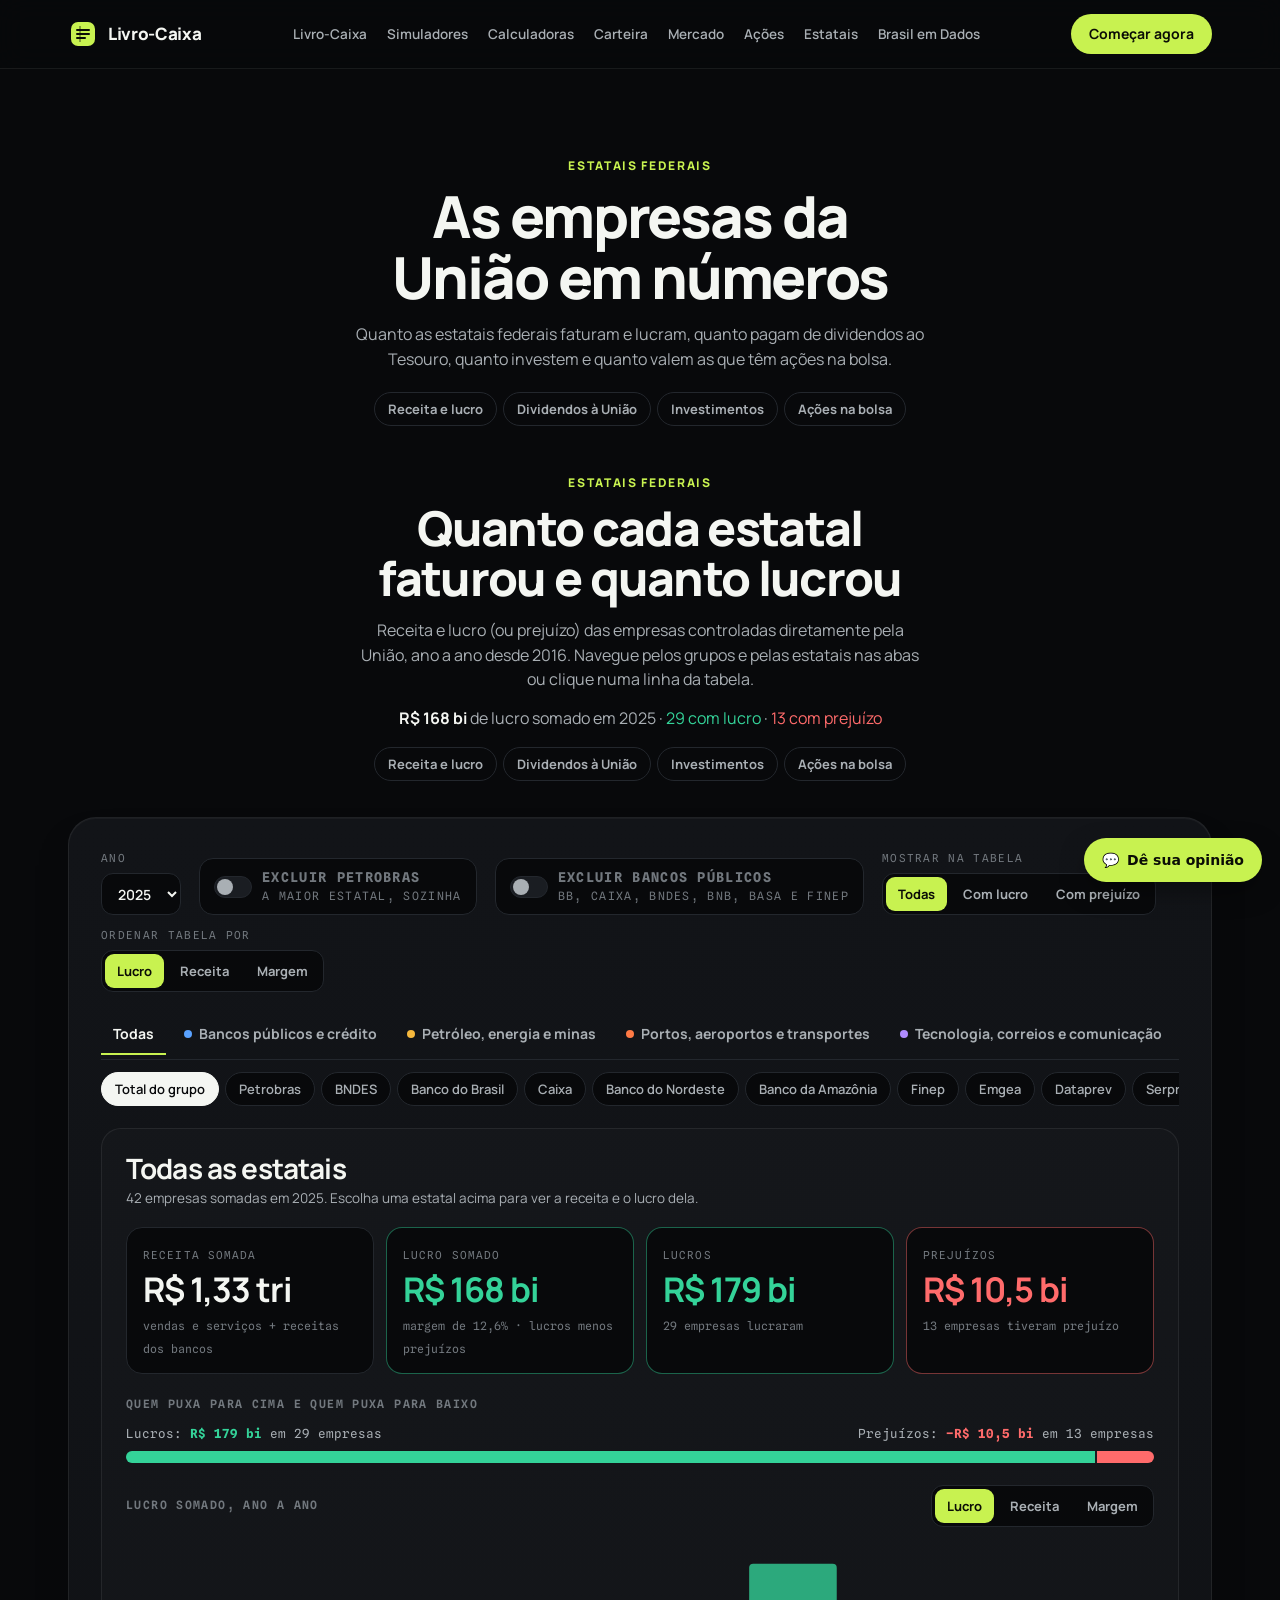
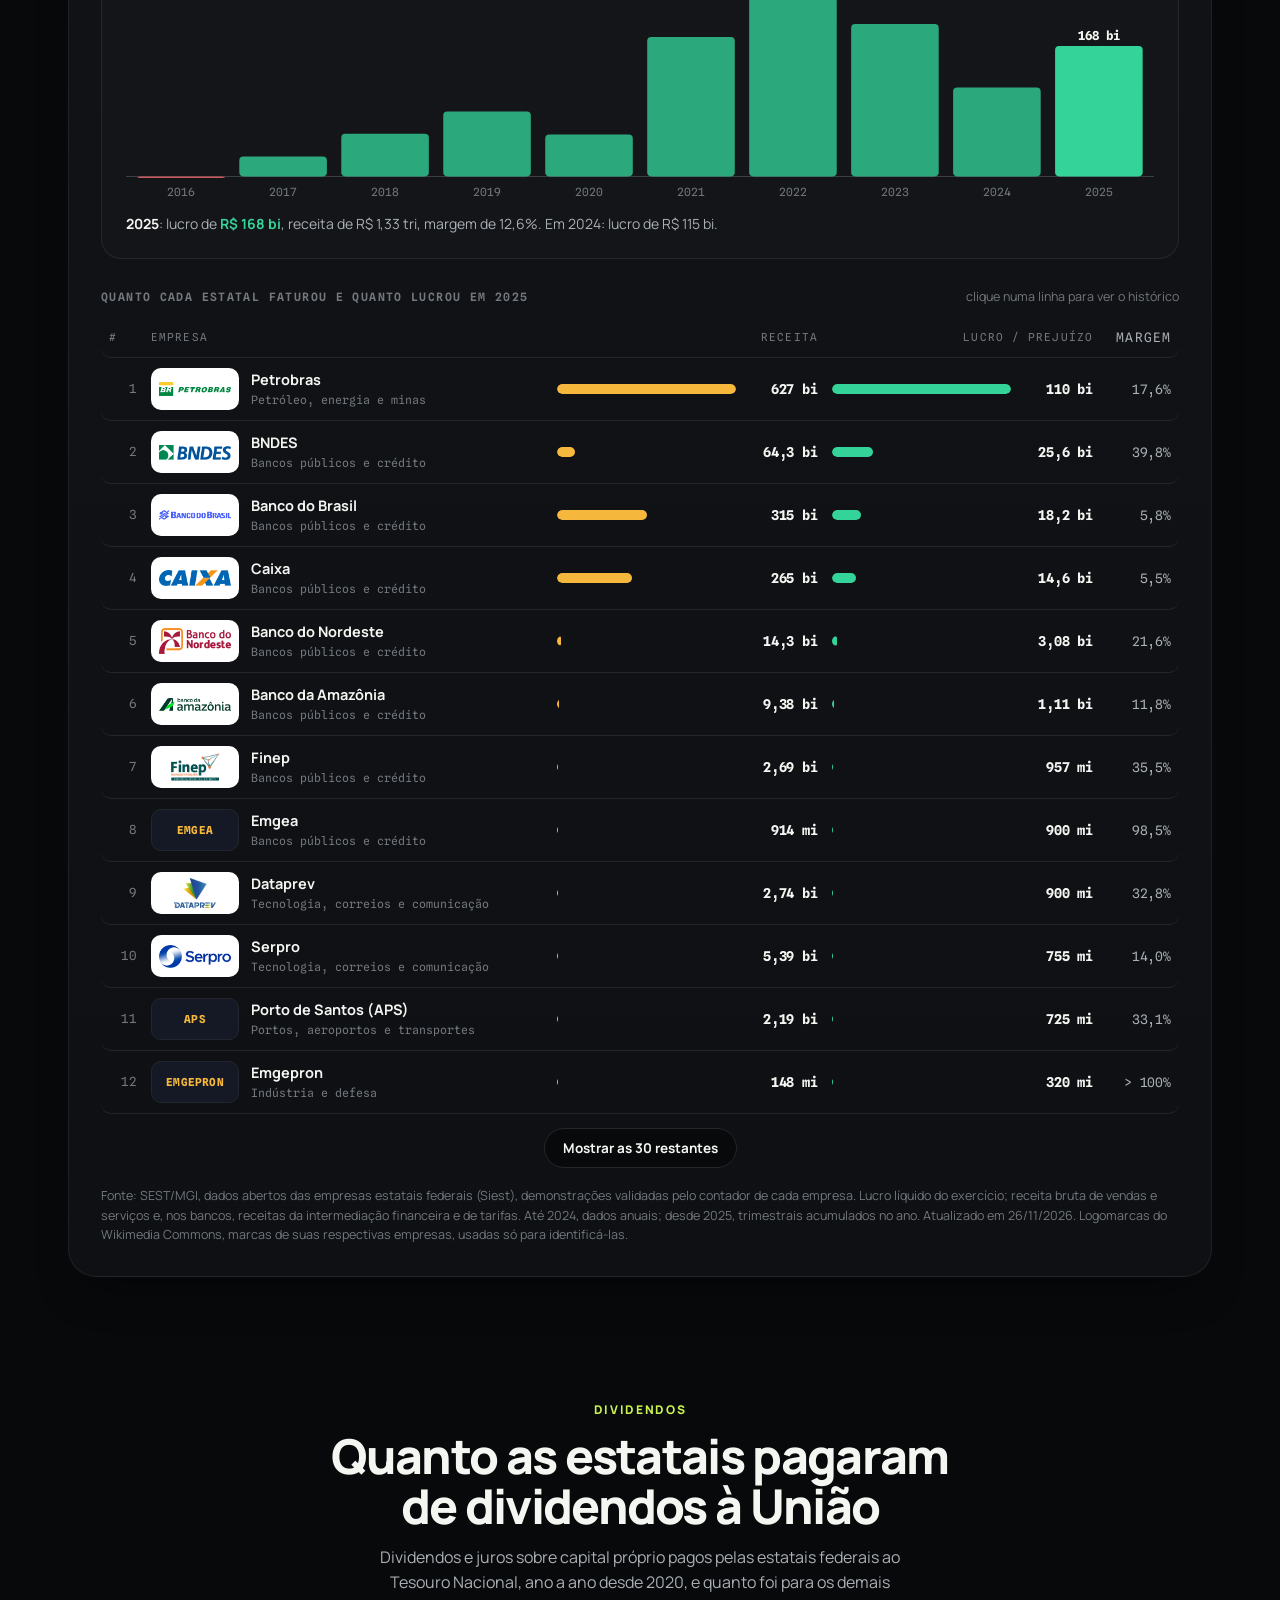
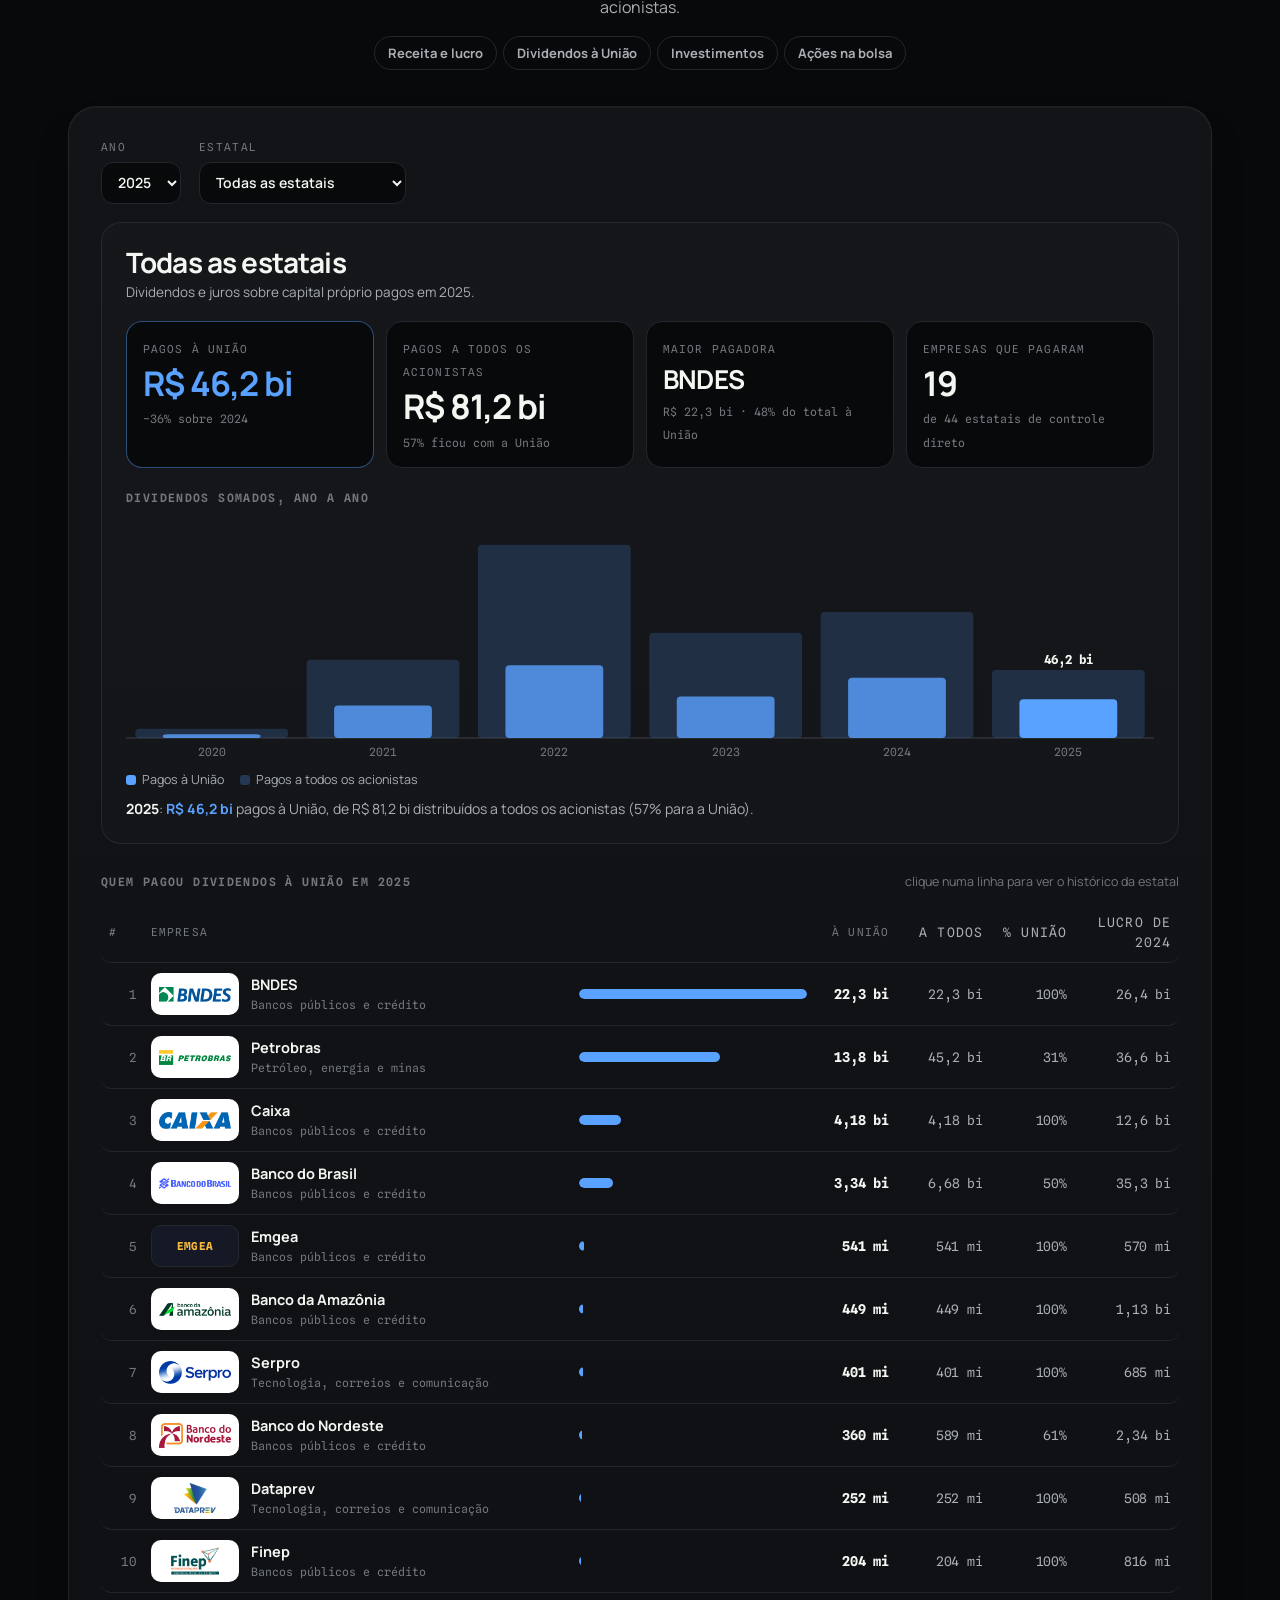
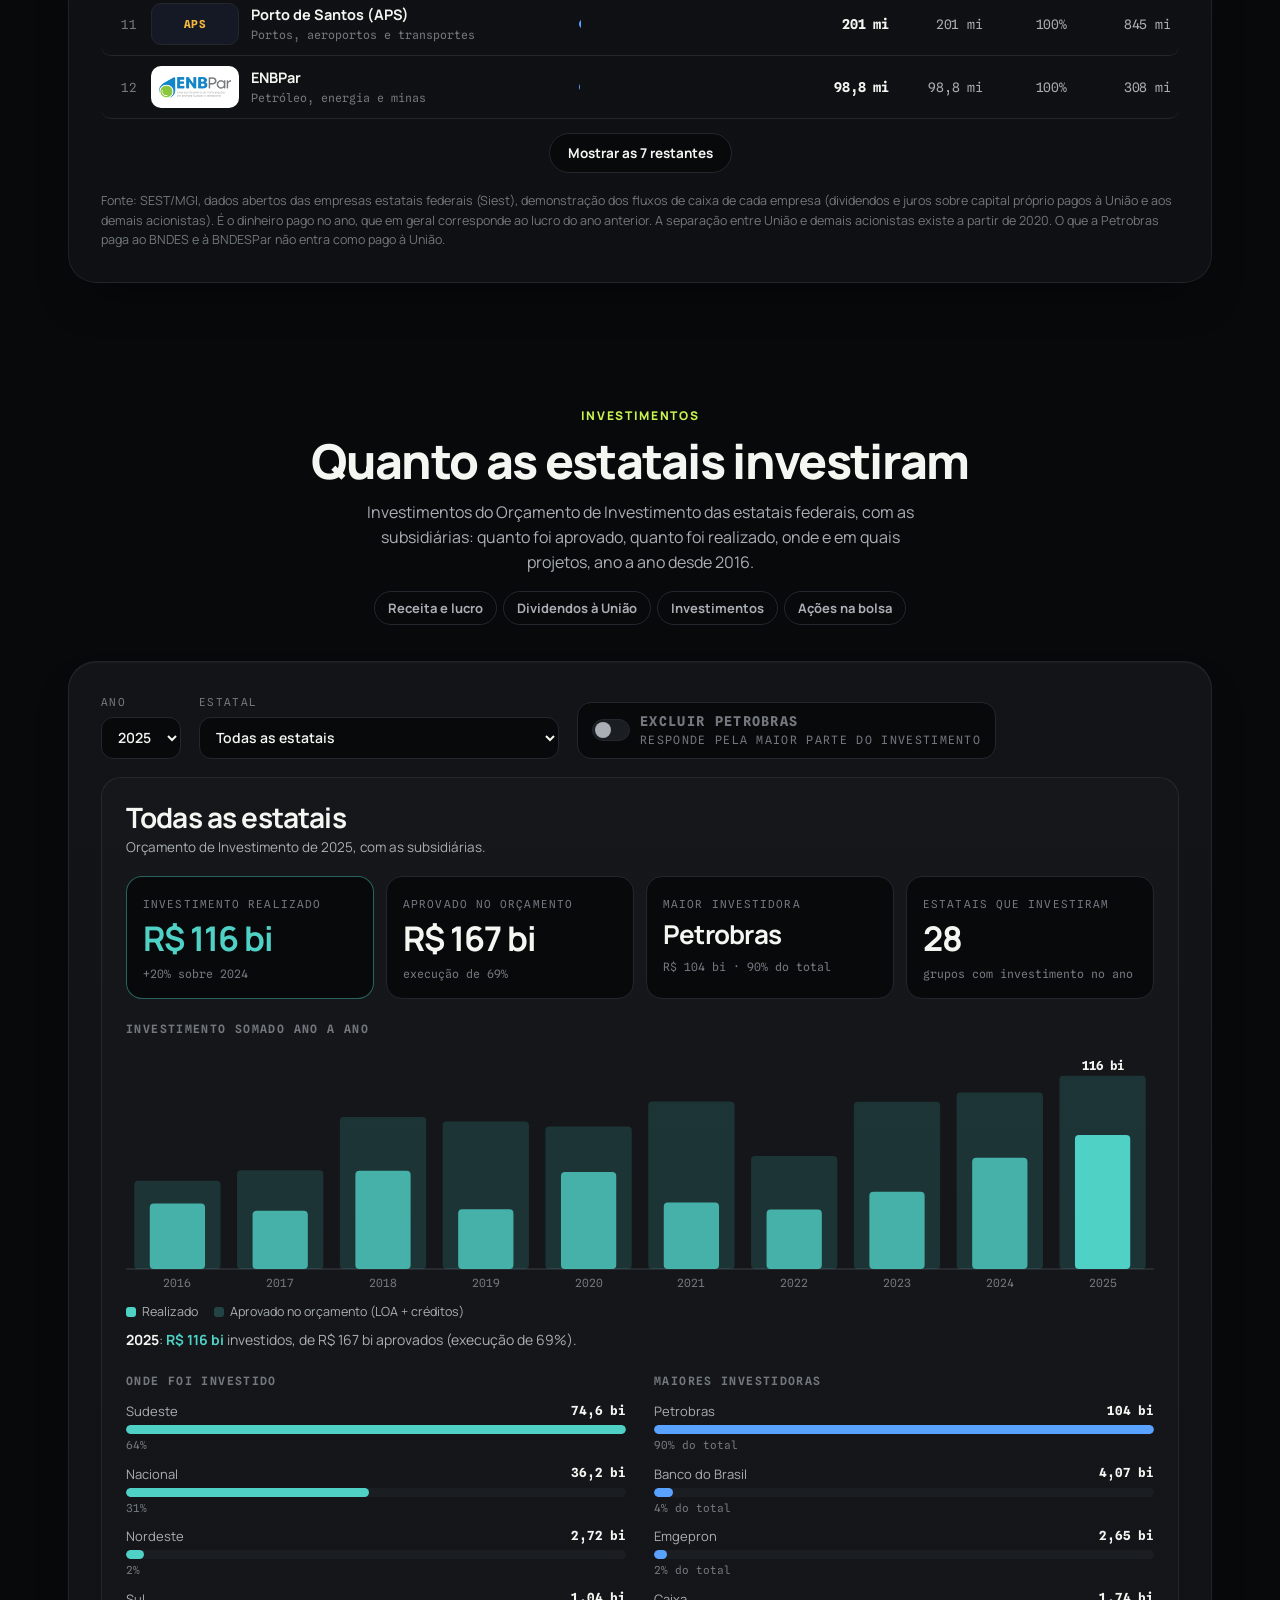
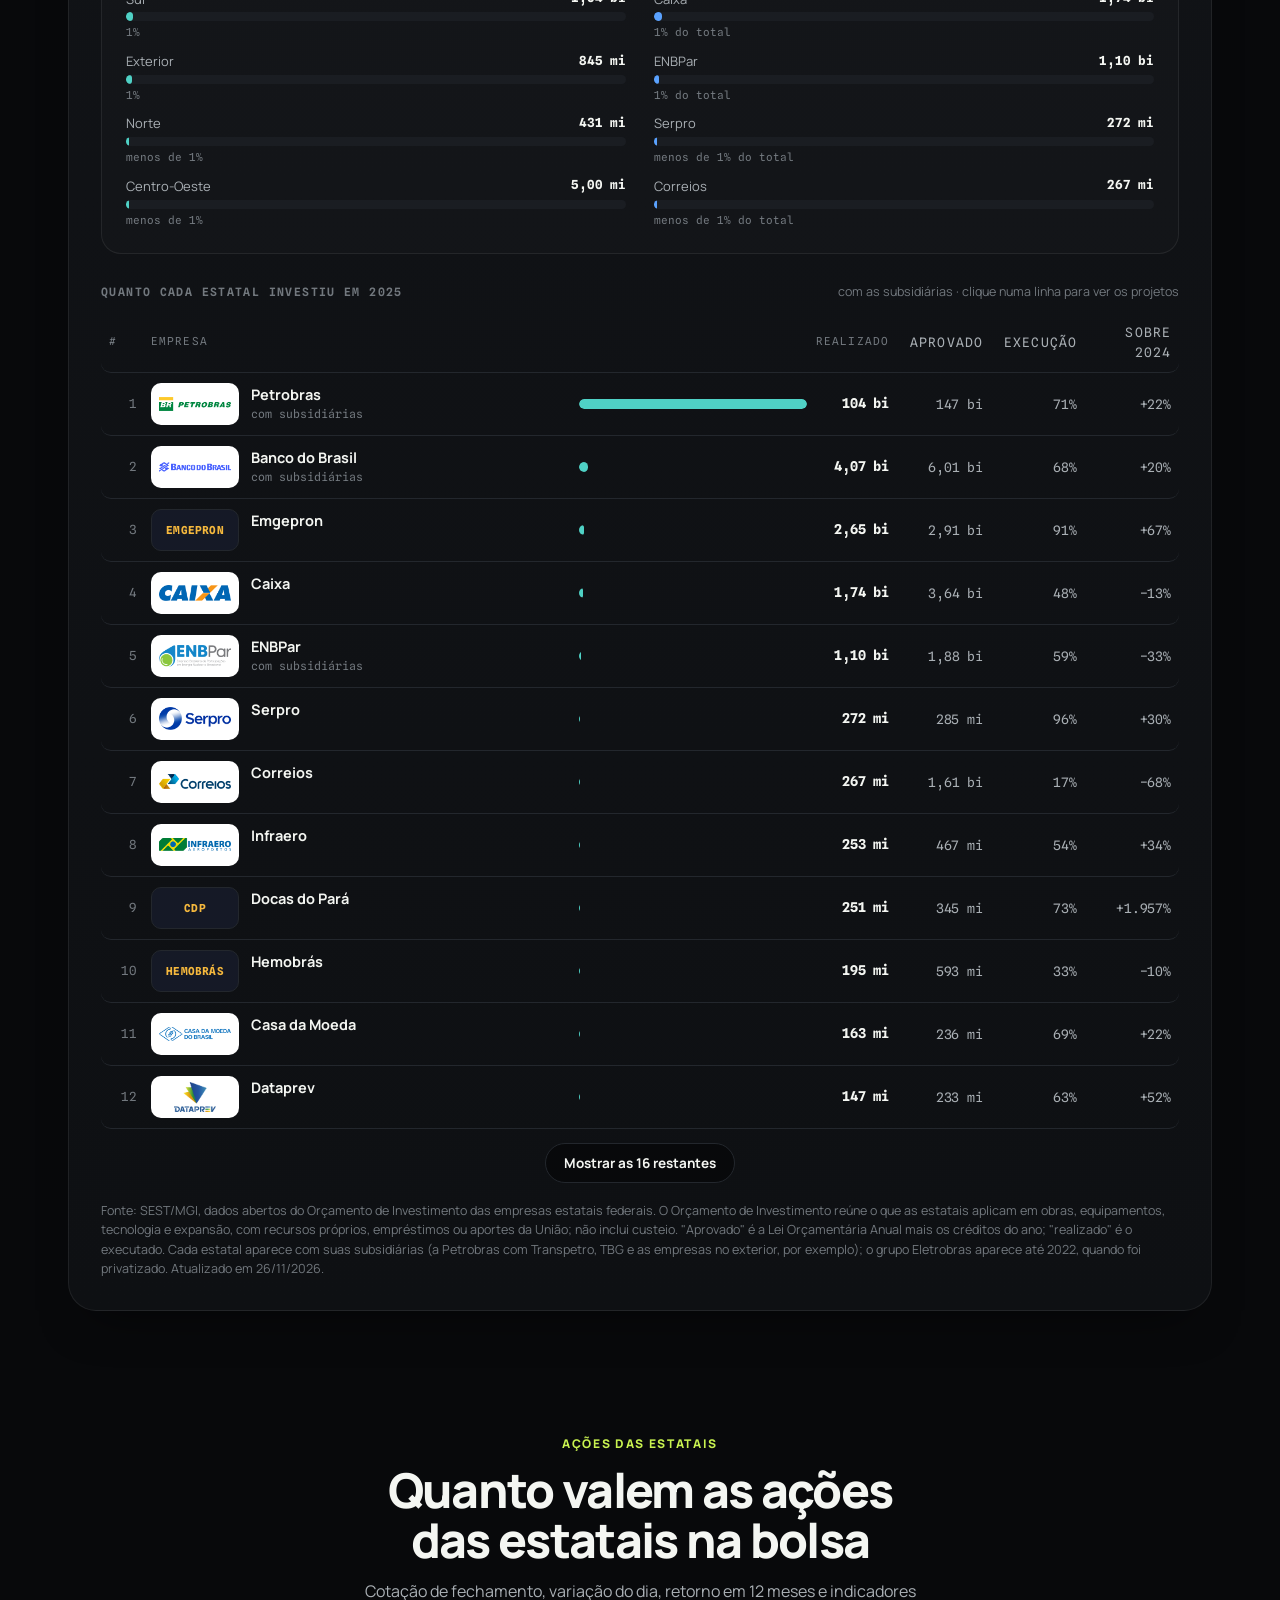
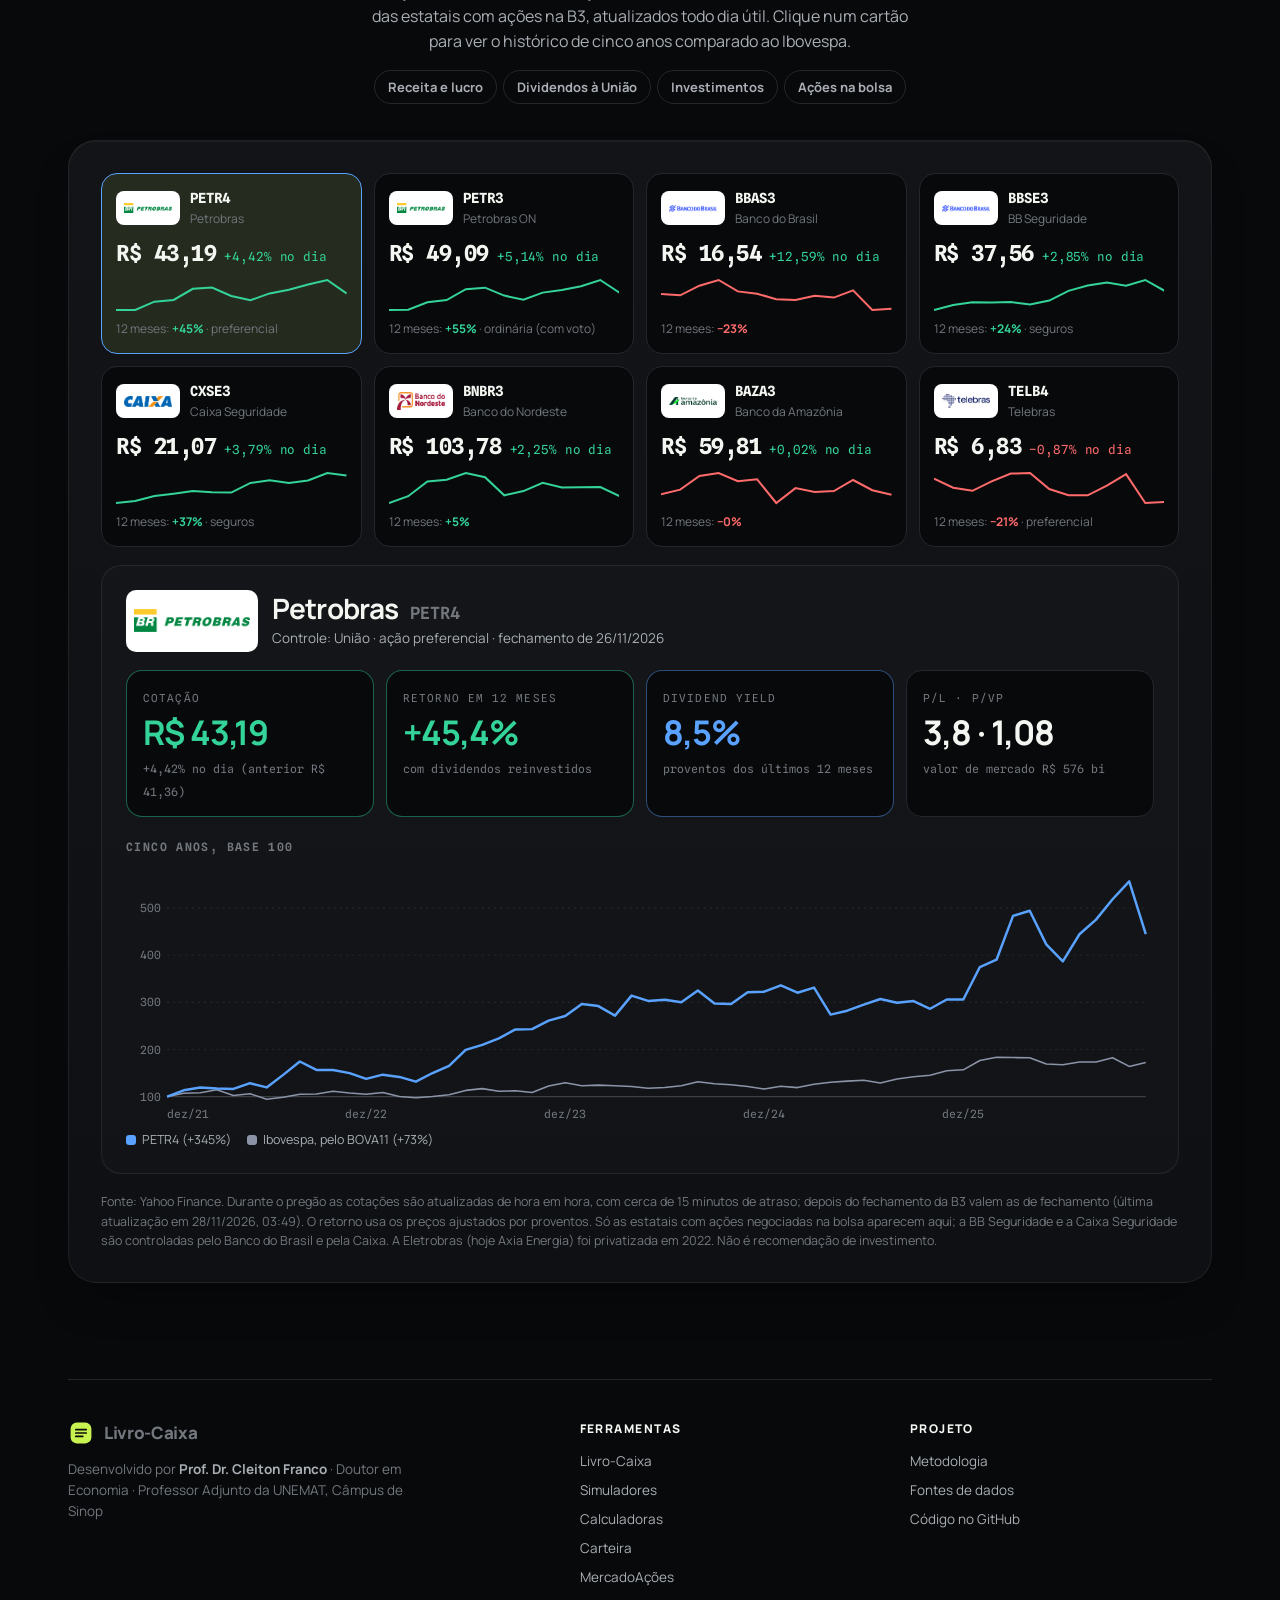
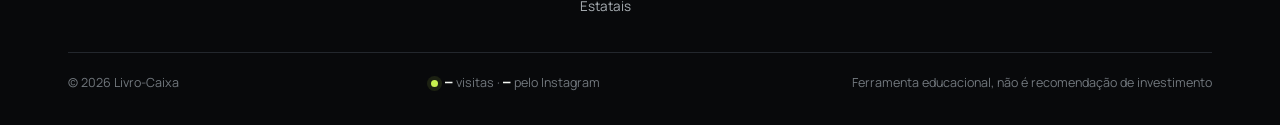
<file: estatais.html>
<!doctype html>
<html lang="pt-BR">
<head>
<meta charset="utf-8">
<meta name="viewport" content="width=device-width, initial-scale=1, viewport-fit=cover">
<meta name="author" content="Prof. Dr. Cleiton Franco">
<meta name="description" content="Receita, lucro, dividendos à União, investimentos e ações na bolsa das estatais federais, ano a ano, com dados abertos da SEST/MGI.">
<meta name="theme-color" content="#08090b">
<title>Estatais federais · Livro-Caixa</title>
<link rel="preconnect" href="https://fonts.googleapis.com">
<link rel="preconnect" href="https://fonts.gstatic.com" crossorigin>
<link rel="stylesheet" href="https://fonts.googleapis.com/css2?family=Manrope:wght@400;500;600;700;800&family=Spline+Sans+Mono:wght@400;500;600&display=swap">
<style>
html,body{margin:0}
html{scroll-behavior:smooth}
[hidden]{display:none!important}
/* identidade escura, no estilo de página de produto de ETFs */
:root{
  color-scheme:dark;
  --bg:#08090b; --bg-2:#0e1013; --surface:#121418; --surface-2:#1a1d22; --ink:#f4f6f2; --ink-2:#a9afb4; --muted:#72787e;
  --line:#23272d; --ring:rgba(255,255,255,.07); --axis:#3a3f46;
  --accent:#c8f250; --accent-ink:#0b0d06; --accent-soft:rgba(200,242,80,.10); --glow:rgba(200,242,80,.16);
  --s1:#5aa2ff; --s2:#ff7a45; --s3:#34d399; --s4:#f5b83d; --good:#34d399;
  --shadow:0 1px 0 rgba(255,255,255,.04) inset,0 24px 48px -24px rgba(0,0,0,.6);
  --sans:"Manrope",system-ui,-apple-system,"Segoe UI",sans-serif;
  --mono:"Spline Sans Mono",ui-monospace,"Cascadia Mono",Consolas,monospace;
  --r:20px;
}
*{box-sizing:border-box}
body{background:var(--bg);color:var(--ink);font-family:var(--sans);font-size:15px;line-height:1.55;-webkit-font-smoothing:antialiased;overflow-x:hidden}
a{color:inherit}
:focus-visible{outline:2px solid var(--accent);outline-offset:3px;border-radius:8px}
.num{font-family:var(--mono);font-variant-numeric:tabular-nums;letter-spacing:-.01em}
.wrap{max-width:1200px;margin:0 auto;padding-inline:16px}
@media (min-width:720px){.wrap{padding-inline:28px}}

/* navegação fixa */
.bar{position:sticky;top:0;z-index:20;background:rgba(8,9,11,.72);backdrop-filter:saturate(1.4) blur(14px);-webkit-backdrop-filter:saturate(1.4) blur(14px);border-bottom:1px solid var(--ring)}
.bar .wrap{display:flex;justify-content:space-between;align-items:center;gap:12px;height:68px}
.brand{display:flex;align-items:center;gap:10px;text-decoration:none;font-weight:800;font-size:17px;letter-spacing:-.02em}
.brand svg{flex:none}
.bar nav{display:flex;gap:2px}
.bar nav a{text-decoration:none;color:var(--ink-2);font-weight:600;font-size:14px;padding:8px 14px;border-radius:999px;transition:color .15s}
.bar nav a:hover{color:var(--ink)}
.bar .cta-mini{display:inline-flex;align-items:center;height:40px;padding:0 18px;border-radius:999px;background:var(--accent);color:var(--accent-ink);font-weight:700;font-size:14px;text-decoration:none;white-space:nowrap}
.bar .cta-mini:hover{filter:brightness(1.06)}
@media (max-width:1160px){.bar nav{display:none}}
.bar nav a{padding:8px 9px;font-size:13.5px}
@media (max-width:1400px){.bar nav a.op{display:none}}
@media (max-width:380px){.bar .cta-mini{padding:0 14px;font-size:13px}}

/* capa */
.hero{position:relative;text-align:center;padding:clamp(56px,10vw,120px) 0 clamp(36px,6vw,64px);isolation:isolate}
.hero::before{content:"";position:absolute;left:50%;top:-10%;width:min(1100px,100%);height:620px;transform:translateX(-50%);z-index:-1;
  background:radial-gradient(closest-side,var(--glow),transparent 70%)}
.hero::after{content:"";position:absolute;inset:0;z-index:-2;opacity:.5;
  background:linear-gradient(var(--ring) 1px,transparent 1px) 0 0/64px 64px,linear-gradient(90deg,var(--ring) 1px,transparent 1px) 0 0/64px 64px;
  -webkit-mask-image:radial-gradient(ellipse 70% 60% at 50% 30%,#000 30%,transparent 75%);mask-image:radial-gradient(ellipse 70% 60% at 50% 30%,#000 30%,transparent 75%)}
.eqbg{position:absolute;inset:0;pointer-events:none;overflow:hidden;z-index:-1}
.eqbg span{position:absolute;white-space:nowrap;font-family:KaTeX_Main,"Cambria Math","STIX Two Math","Times New Roman",serif;font-style:italic;color:var(--accent);opacity:.12;font-size:clamp(14px,1.7vw,22px)}
@media (max-width:720px){.eqbg{display:none}}
.pill{display:inline-flex;align-items:center;gap:8px;padding:6px 14px 6px 8px;border:1px solid var(--ring);background:var(--surface);border-radius:999px;font-size:13px;font-weight:600;color:var(--ink-2)}
.pill i{font-style:normal;background:var(--accent);color:var(--accent-ink);border-radius:999px;padding:2px 9px;font-size:11.5px;font-weight:800;letter-spacing:.04em;text-transform:uppercase}
h1{font-size:clamp(40px,7vw,84px);line-height:.98;letter-spacing:-.045em;font-weight:800;margin:24px auto 22px;max-width:15ch;text-wrap:balance}
h1 em{font-style:normal;color:var(--accent)}
.lead{font-size:clamp(16px,1.7vw,19px);color:var(--ink-2);max-width:60ch;margin:0 auto 34px;text-wrap:pretty}
.ctas{display:flex;gap:10px;flex-wrap:wrap;justify-content:center}
.btn{display:inline-flex;align-items:center;justify-content:center;gap:8px;height:52px;padding:0 26px;border-radius:999px;font-weight:700;text-decoration:none;font-size:15px;transition:filter .15s,background .15s,border-color .15s}
.btn.pri{background:var(--accent);color:var(--accent-ink);box-shadow:0 10px 30px -10px var(--glow)}
.btn.pri:hover{filter:brightness(1.06)}
.btn.sec{border:1px solid var(--line);background:rgba(255,255,255,.02);color:var(--ink)}
.btn.sec:hover{border-color:var(--ink-2)}
@media (max-width:480px){.ctas .btn{width:100%}}
.byline{margin-top:30px;font-size:13.5px;color:var(--ink-2);display:inline-flex;align-items:center;gap:10px}
.byline .mono{width:32px;height:32px;border-radius:50%;background:var(--surface-2);border:1px solid var(--line);color:var(--accent);display:grid;place-items:center;font-weight:800;font-size:12px;flex:none}

/* painel do mercado */
.mcard{margin-top:clamp(40px,6vw,64px);text-align:left;background:linear-gradient(180deg,var(--surface),var(--bg-2));border:1px solid var(--ring);border-radius:28px;padding:clamp(18px,3vw,32px);box-shadow:var(--shadow);
  display:grid;grid-template-columns:minmax(0,.9fr) minmax(0,1.1fr);gap:clamp(20px,3vw,40px);align-items:center}
.mcard > *{min-width:0}
@media (max-width:900px){.mcard{grid-template-columns:minmax(0,1fr)}}
.mcard .top{display:flex;justify-content:space-between;align-items:center;gap:8px;flex-wrap:wrap;margin-bottom:16px}
.mcard h2{font-size:13px;margin:0;font-weight:700;letter-spacing:.1em;text-transform:uppercase;color:var(--ink-2)}
.status{font-size:12px;color:var(--muted);display:inline-flex;align-items:center;gap:6px;border:1px solid var(--line);border-radius:999px;padding:3px 10px}
.status i{width:7px;height:7px;border-radius:50%;background:var(--muted)}
.status.on i{background:var(--good);box-shadow:0 0 0 4px rgba(52,211,153,.18)}
.ind{display:grid;grid-template-columns:repeat(3,1fr);gap:10px}
.ind div{background:var(--bg);border:1px solid var(--ring);border-radius:16px;padding:14px 16px;min-width:0}
.ind span{display:block;font-size:11px;font-weight:700;letter-spacing:.08em;text-transform:uppercase;color:var(--muted)}
.ind b{display:block;font-family:var(--mono);font-size:26px;font-weight:500;letter-spacing:-.03em;margin-top:4px}
.ind div:first-child b{color:var(--accent)}
@media (max-width:480px){.ind b{font-size:19px}.ind div{padding:10px 12px}}
.math{font-family:KaTeX_Main,"Cambria Math","Times New Roman",serif}
.fisher{margin:16px 0 0;padding-top:14px;border-top:1px dashed var(--line);font-size:13px;color:var(--ink-2)}
.fisher .katex{font-size:1.08em;color:var(--ink)}
.chart{position:relative}
.chart svg{display:block;width:100%;overflow:visible}
.chart text{font-family:var(--sans);font-size:11px;fill:var(--muted)}
.chart .tn{font-family:var(--mono);font-size:10.5px}
.chart .vl{font-family:var(--mono);font-size:11px;font-weight:600;fill:var(--ink)}
.legend{display:flex;gap:14px;font-size:12px;color:var(--ink-2);flex-wrap:wrap}
.legend span{display:inline-flex;align-items:center;gap:6px}
.legend i{width:14px;height:3px;border-radius:2px}
.mcard .fonte{font-size:11.5px;color:var(--muted);margin:10px 0 0}

/* bolsa e câmbio */
.bc{margin-top:16px;display:grid;grid-template-columns:repeat(2,minmax(0,1fr));gap:16px;text-align:left}
@media (max-width:760px){.bc{grid-template-columns:minmax(0,1fr)}}
.serie{background:linear-gradient(180deg,var(--surface),var(--bg-2));border:1px solid var(--ring);border-radius:24px;padding:clamp(16px,2.4vw,24px);box-shadow:var(--shadow);min-width:0}
.serie .top{display:flex;justify-content:space-between;align-items:baseline;gap:8px;flex-wrap:wrap}
.serie h2{font-size:13px;margin:0;font-weight:700;letter-spacing:.1em;text-transform:uppercase;color:var(--ink-2)}
.serie .dt{font-size:12px;color:var(--muted)}
.serie .val{display:flex;align-items:baseline;gap:12px;flex-wrap:wrap;margin:8px 0 6px}
.serie .val b{font-family:var(--mono);font-size:clamp(26px,3.4vw,34px);font-weight:500;letter-spacing:-.03em}
.serie .var{display:flex;gap:6px;flex-wrap:wrap}
.serie .var span{font-family:var(--mono);font-size:12px;border-radius:999px;padding:2px 9px;border:1px solid var(--line);color:var(--ink-2)}
.serie .var .up{color:var(--good);border-color:color-mix(in srgb,var(--good) 40%,transparent)}
.serie .var .dn{color:var(--s2);border-color:color-mix(in srgb,var(--s2) 40%,transparent)}
.serie .chart{height:160px}
.serie .tipb{position:absolute;top:0;pointer-events:none;background:var(--surface);border:1px solid var(--line);border-radius:10px;padding:5px 9px;font-size:12px;white-space:nowrap;box-shadow:var(--shadow)}
.serie .tipb b{font-family:var(--mono);font-weight:600}
.serie .fonte{font-size:11.5px;color:var(--muted);margin:8px 0 0}

/* faixa de números */
.stats{display:grid;grid-template-columns:repeat(4,1fr);border-block:1px solid var(--line);margin-top:clamp(40px,6vw,72px)}
.stats div{padding:26px 20px;text-align:center}
.stats div + div{border-left:1px solid var(--line)}
.stats b{display:block;font-size:clamp(28px,4vw,44px);font-weight:800;letter-spacing:-.04em;line-height:1}
.stats b em{font-style:normal;color:var(--accent)}
.stats span{display:block;margin-top:8px;font-size:13px;color:var(--ink-2)}
@media (max-width:720px){.stats{grid-template-columns:repeat(2,1fr)}.stats div:nth-child(3){border-left:0}.stats div:nth-child(n+3){border-top:1px solid var(--line)}}

/* seções */
section.blk{margin-top:clamp(64px,10vw,120px)}
.shead{text-align:center;margin:0 auto 36px;max-width:720px}
.eyebrow{display:inline-block;font-size:12px;font-weight:800;letter-spacing:.14em;text-transform:uppercase;color:var(--accent)}
h2.sec{font-size:clamp(28px,4.2vw,48px);letter-spacing:-.035em;line-height:1.05;margin:10px 0 14px;font-weight:800;text-wrap:balance}
.shead p{margin:0 auto;color:var(--ink-2);max-width:56ch;font-size:16px}

/* cards de produto */
.tools{display:grid;grid-template-columns:repeat(3,1fr);gap:16px}
@media (max-width:960px){.tools{grid-template-columns:1fr}}
.tool{position:relative;background:var(--surface);border:1px solid var(--ring);border-radius:24px;padding:28px;display:flex;flex-direction:column;gap:14px;overflow:hidden;transition:transform .2s ease,border-color .2s ease}
.tool::before{content:"";position:absolute;inset:0 0 auto;height:1px;background:linear-gradient(90deg,transparent,var(--accent),transparent);opacity:.5}
.tool:hover{border-color:rgba(200,242,80,.35)}
@media (prefers-reduced-motion:no-preference){.tool:hover{transform:translateY(-3px)}}
.tool .head{display:flex;justify-content:space-between;align-items:center;gap:10px}
.tool .ic{width:48px;height:48px;border-radius:14px;background:var(--accent-soft);color:var(--accent);display:grid;place-items:center}
.tool .tk{font-family:var(--mono);font-size:12px;font-weight:600;letter-spacing:.04em;color:var(--ink-2);border:1px solid var(--line);border-radius:999px;padding:4px 10px}
.tool h3{margin:6px 0 0;font-size:24px;letter-spacing:-.03em;font-weight:800}
.tool p{margin:0;color:var(--ink-2);font-size:15px}
.tool ul{margin:0;padding:14px 0 0;border-top:1px solid var(--line);list-style:none;color:var(--ink-2);font-size:14px;display:flex;flex-direction:column;gap:8px}
.tool li{display:flex;gap:10px}
.tool li::before{content:"";flex:none;width:6px;height:6px;margin-top:8px;border-radius:50%;background:var(--accent)}
.tool .go{margin-top:auto;padding-top:10px;font-weight:700;color:var(--accent);font-size:14.5px;text-decoration:none}
.tool .go::after{content:"";position:absolute;inset:0;border-radius:24px}
.sims{display:flex;flex-direction:column;gap:10px;padding-top:14px;border-top:1px solid var(--line)}
.simg{display:flex;flex-wrap:wrap;gap:6px;align-items:center}
.simg span{width:100%;font-size:11px;font-weight:700;letter-spacing:.08em;text-transform:uppercase;color:var(--muted)}
.sims a{position:relative;z-index:1;font-size:12.5px;border:1px solid var(--line);border-radius:999px;padding:5px 11px;text-decoration:none;color:var(--ink-2);background:var(--bg)}
.sims a:hover{color:var(--accent);border-color:var(--accent)}

/* equações */
.eqs{display:grid;grid-template-columns:repeat(auto-fit,minmax(min(100%,320px),1fr));gap:14px}
.eq{background:var(--surface);border:1px solid var(--ring);border-radius:20px;padding:22px 24px;display:flex;flex-direction:column;gap:10px;min-width:0}
.eq.wide{grid-column:span 2}
.eq.full{grid-column:1/-1}
@media (max-width:1020px){.eq.wide{grid-column:1/-1}}
@media (max-width:700px){.eq.wide,.eq.full{grid-column:auto}}
.eq .f{overflow-x:auto;overflow-y:hidden;padding:12px 14px;font-size:1.1em;color:var(--ink);background:var(--bg);border:1px solid var(--ring);border-radius:14px}
.eq .f .katex-display{margin:0}
.eq h3{margin:4px 0 0;font-size:17px;letter-spacing:-.015em;font-weight:800}
.eq p{margin:0;font-size:14px;color:var(--ink-2)}
.eq .uso{display:flex;flex-wrap:wrap;gap:6px;margin-top:auto;padding-top:4px}
.eq .uso a{font-size:12px;border:1px solid var(--line);border-radius:999px;padding:3px 10px;text-decoration:none;color:var(--ink-2)}
.eq .uso a:hover{color:var(--accent);border-color:var(--accent)}

/* fontes de dados */
.fontes{display:grid;grid-template-columns:repeat(4,1fr);gap:14px;counter-reset:f}
@media (max-width:860px){.fontes{grid-template-columns:repeat(2,1fr)}}
@media (max-width:440px){.fontes{grid-template-columns:1fr}}
.fonte-c{background:var(--surface);border:1px solid var(--ring);border-radius:20px;padding:22px;counter-increment:f}
.fonte-c::before{content:"0" counter(f);display:block;font-family:var(--mono);font-size:13px;color:var(--accent);margin-bottom:18px}
.fonte-c b{display:block;font-size:17px;margin-bottom:6px;letter-spacing:-.01em}
.fonte-c span{font-size:14px;color:var(--ink-2)}
.fonte-c code{display:inline-block;margin-top:10px;font-family:var(--mono);font-size:12px;color:var(--muted)}
#atual{margin-top:18px;text-align:center;font-size:13px;color:var(--muted)}

/* autoria */
.autor-blk{background:var(--surface);border:1px solid var(--ring);border-radius:28px;padding:clamp(24px,4vw,48px);display:grid;grid-template-columns:auto 1fr;gap:clamp(18px,3vw,40px);align-items:center}
@media (max-width:620px){.autor-blk{grid-template-columns:1fr}}
.autor-blk .mono{width:104px;height:104px;border-radius:50%;background:var(--accent);color:var(--accent-ink);display:grid;place-items:center;font-weight:800;font-size:36px;letter-spacing:-.03em}
.autor-blk h2{margin:6px 0 6px;font-size:clamp(24px,3vw,34px);letter-spacing:-.03em;font-weight:800}
.autor-blk p{margin:0;color:var(--ink-2);max-width:66ch}
.autor-blk .cred{font-weight:700;color:var(--ink);margin-bottom:10px}
.autor-blk a{color:var(--accent)}

/* chamada final */
.band{margin-top:clamp(64px,10vw,120px);position:relative;overflow:hidden;border-radius:32px;padding:clamp(36px,6vw,72px) clamp(20px,4vw,56px);text-align:center;background:var(--accent);color:var(--accent-ink);isolation:isolate}
.band::after{content:"";position:absolute;inset:0;z-index:-1;opacity:.18;background:linear-gradient(rgba(0,0,0,.35) 1px,transparent 1px) 0 0/40px 40px,linear-gradient(90deg,rgba(0,0,0,.35) 1px,transparent 1px) 0 0/40px 40px;
  -webkit-mask-image:radial-gradient(ellipse at center,#000,transparent 70%);mask-image:radial-gradient(ellipse at center,#000,transparent 70%)}
.band h2{margin:0 auto 12px;font-size:clamp(28px,4.4vw,52px);letter-spacing:-.04em;line-height:1.02;font-weight:800;max-width:18ch;text-wrap:balance}
.band p{margin:0 auto 28px;max-width:52ch;font-size:16.5px;opacity:.8}
.band .btn.pri{background:var(--accent-ink);color:var(--accent);box-shadow:none}
.band .btn.sec{border-color:rgba(11,13,6,.3);color:var(--accent-ink);background:transparent}
.band .btn.sec:hover{border-color:var(--accent-ink)}

/* rodapé */
footer.autor{margin-top:clamp(56px,8vw,96px);border-top:1px solid var(--line);padding-block:40px 32px;font-size:13.5px;color:var(--muted)}
footer .cols{display:grid;grid-template-columns:1.6fr 1fr 1fr;gap:28px}
@media (max-width:720px){footer .cols{grid-template-columns:1fr 1fr}footer .cols > :first-child{grid-column:1/-1}}
footer h4{margin:0 0 12px;font-size:12px;letter-spacing:.12em;text-transform:uppercase;color:var(--ink);font-weight:800}
footer ul{list-style:none;margin:0;padding:0;display:flex;flex-direction:column;gap:8px}
footer ul a{color:var(--ink-2);text-decoration:none}
footer ul a:hover{color:var(--accent)}
footer .about p{margin:12px 0 0;max-width:44ch}
footer .about b{color:var(--ink-2);font-weight:700}
footer .visitas{display:inline-flex;align-items:center;gap:7px}
footer .visitas[hidden]{display:none}
footer .visitas i{width:7px;height:7px;border-radius:50%;background:var(--accent);box-shadow:0 0 0 4px var(--accent-soft)}
footer .visitas b{color:var(--ink);font-weight:600}
footer .legal{margin-top:36px;padding-top:20px;border-top:1px solid var(--line);display:flex;flex-wrap:wrap;justify-content:space-between;gap:6px 16px;font-size:12.5px}

/* juros futuros (DI1) */
.serie.di{text-align:left}
.bc.dis{margin-top:16px}
.di .ctl{display:flex;justify-content:space-between;gap:8px;flex-wrap:wrap;margin:10px 0 12px}
.seg{display:inline-flex;flex-wrap:wrap;border:1px solid var(--line);border-radius:999px;padding:3px;background:var(--bg);gap:2px}
.seg button{border:0;background:none;color:var(--ink-2);font:600 12.5px/1 var(--sans);padding:7px 11px;border-radius:999px;cursor:pointer}
.seg button:hover{color:var(--ink)}
.seg button[aria-pressed="true"]{background:var(--accent);color:var(--accent-ink)}
.di .chart{height:220px}
.di .mini{display:grid;grid-template-columns:repeat(auto-fit,minmax(96px,1fr));gap:8px;margin-top:12px}
.di .mini div{background:var(--bg);border:1px solid var(--ring);border-radius:12px;padding:8px 10px;min-width:0}
.di .mini span{display:block;font-size:10.5px;font-weight:700;letter-spacing:.08em;text-transform:uppercase;color:var(--muted)}
.di .mini b{display:block;font-family:var(--mono);font-size:14px;font-weight:500;margin-top:2px;white-space:nowrap;overflow:hidden;text-overflow:ellipsis}
.serie.inc{margin-top:16px}
.di .leitura{margin:12px 0 0;padding:12px 14px;border-radius:12px;border:1px solid color-mix(in srgb,var(--s1) 35%,transparent);background:color-mix(in srgb,var(--s1) 8%,transparent);color:var(--ink);font-size:14px;text-wrap:pretty}
.di .leitura b{color:var(--s1)}
.di .ctl .dt{align-self:center}
.di .termo{margin-top:12px;padding-top:12px;border-top:1px dashed var(--line);overflow-x:auto}
.di .termo .katex{font-size:1.05em;color:var(--ink)}
.di .it{font-family:var(--mono);font-size:13px;color:var(--ink)}
.serie.comb{margin-top:16px}
.comb .mini b{white-space:normal}
.comb .seg button i{display:inline-block;width:9px;height:9px;border-radius:3px;margin-right:6px;vertical-align:-1px}
.comb .seg button[aria-pressed="false"] i{opacity:.35}
.comb #sComb button[aria-pressed="true"]{background:var(--surface-2);color:var(--ink)}
.serie.cripto{margin-top:16px}
.cripto .mini b{white-space:normal}
.cripto .mini span{overflow-wrap:anywhere}
.cripto .fng{display:inline-block;width:8px;height:8px;border-radius:50%;margin-right:6px;vertical-align:1px}
.chart text.ref{fill:var(--ink-2);font-family:var(--mono);font-size:10.5px}

/* estatais federais */
.est-res{margin-top:14px!important;font-size:14.5px}
.est-res b{color:var(--ink)}
.est .pos,.est-res .pos{color:var(--good)} .est .neg,.est-res .neg{color:#ff6b6b}
.est{background:linear-gradient(180deg,var(--surface),var(--bg-2));border:1px solid var(--ring);border-radius:28px;padding:clamp(16px,3vw,32px);box-shadow:var(--shadow);min-width:0}
.est h3{margin:0;font-size:clamp(20px,2.6vw,28px);letter-spacing:-.03em;line-height:1.1}
.est h3 small{font-size:13px;color:var(--ink-2);font-weight:600;letter-spacing:0}
.est h4{margin:22px 0 10px;font-family:var(--mono);font-size:11.5px;font-weight:600;letter-spacing:.12em;text-transform:uppercase;color:var(--muted)}
.est-ctl{display:flex;flex-wrap:wrap;gap:12px 18px;align-items:flex-end}
.est-ctl .f{display:flex;flex-direction:column;gap:6px;min-width:0}
.est-ctl .f > span{font-family:var(--mono);font-size:11px;letter-spacing:.12em;text-transform:uppercase;color:var(--muted)}
.est-ctl select{height:42px;background:var(--bg);color:var(--ink);border:1px solid var(--line);border-radius:12px;padding:0 12px;font:600 14px var(--sans)}
.est-ctl .tg{flex-direction:row;align-items:center;gap:10px;cursor:pointer;border:1px solid var(--line);border-radius:14px;padding:8px 14px;background:var(--bg)}
.est-ctl .tg input{position:absolute;opacity:0;pointer-events:none}
.est-ctl .tg .sw{width:38px;height:22px;border-radius:999px;background:var(--surface-2);border:1px solid var(--line);position:relative;flex:none;transition:background .15s}
.est-ctl .tg .sw::after{content:"";position:absolute;top:2px;left:2px;width:16px;height:16px;border-radius:50%;background:var(--ink-2);transition:transform .15s}
.est-ctl .tg input:checked + .sw{background:var(--s1)} .est-ctl .tg input:checked + .sw::after{transform:translateX(16px);background:#fff}
.est-ctl .tg input:focus-visible + .sw{outline:2px solid var(--accent);outline-offset:2px}
.est-ctl .tg b{display:block;font-size:13.5px} .est-ctl .tg small{display:block;font-size:11.5px;color:var(--muted)}
.est .seg{display:flex;gap:4px;border:1px solid var(--line);border-radius:12px;padding:3px;background:var(--bg)}
.est .seg button{border:0;background:none;color:var(--ink-2);font:700 13px var(--sans);padding:8px 12px;border-radius:9px;cursor:pointer}
.est .seg button[aria-pressed="true"]{background:var(--accent);color:var(--accent-ink)}
.est-tabs,.est-chips{display:flex;gap:6px;overflow-x:auto;scrollbar-width:thin;padding-bottom:4px}
.est-tabs{margin-top:22px;border-bottom:1px solid var(--line)}
.est-tabs button{flex:none;display:inline-flex;align-items:center;gap:7px;border:0;background:none;color:var(--ink-2);font:700 14px var(--sans);padding:10px 12px;border-bottom:2px solid transparent;cursor:pointer;white-space:nowrap}
.est-tabs button i{width:8px;height:8px;border-radius:50%}
.est-tabs button[aria-selected="true"]{color:var(--ink);border-bottom-color:var(--accent)}
.est-chips{margin-top:12px}
.est-chips button{flex:none;border:1px solid var(--line);background:var(--bg);color:var(--ink-2);border-radius:999px;padding:7px 13px;font:600 13px var(--sans);cursor:pointer;white-space:nowrap}
.est-chips button[aria-pressed="true"]{background:var(--ink);color:var(--bg);border-color:var(--ink)}
.est-det{margin-top:18px;border:1px solid var(--ring);border-radius:20px;padding:clamp(14px,2.4vw,24px);background:rgba(255,255,255,.015)}
.est-dh{display:flex;gap:14px;align-items:center}
.est .lg{--w:88px;--h:42px;flex:none;display:inline-flex;align-items:center;justify-content:center;width:var(--w);height:var(--h);padding:0;box-sizing:border-box;border-radius:10px;background:#fff;box-shadow:0 1px 0 rgba(255,255,255,.06) inset}
.est .lg img{max-width:calc(var(--w) - 16px);max-height:calc(var(--h) - 12px);width:auto;height:auto;object-fit:contain;display:block}
.est .lg.sem{background:#151926;border:1px solid var(--line);box-shadow:none;color:var(--s4);font:800 11px var(--mono);letter-spacing:.02em}
.est .lg.g{--w:132px;--h:62px} .est .lg.g.sem{font-size:14px}
.est-dh p{margin:4px 0 0;color:var(--ink-2);font-size:13.5px}
.est .tag{display:inline-block;border:1px solid var(--line);border-radius:999px;padding:1px 8px;font-size:11.5px;color:var(--s4)}
.est-k{display:grid;grid-template-columns:repeat(auto-fit,minmax(min(100%,180px),1fr));gap:12px;margin-top:18px}
.est-k > div{border:1px solid var(--line);border-radius:16px;padding:14px 16px;background:var(--bg);min-width:0}
.est-k > div.pos{border-color:color-mix(in srgb,var(--good) 45%,transparent)} .est-k > div.neg{border-color:rgba(255,107,107,.45)}
.est-k span{font-family:var(--mono);font-size:11px;letter-spacing:.1em;text-transform:uppercase;color:var(--muted)}
.est-k b{display:block;white-space:nowrap;font-size:clamp(24px,2.7vw,34px);letter-spacing:-.03em;line-height:1.1;margin:6px 0 4px;color:var(--ink)}
.est-k .pos b{color:var(--good)} .est-k .neg b{color:#ff6b6b}
.est-k small{font-family:var(--mono);font-size:11.5px;color:var(--muted)}
.est-pn{display:flex;justify-content:space-between;gap:10px;flex-wrap:wrap;font-family:var(--mono);font-size:12.5px;color:var(--ink-2)}
.est-pb{display:flex;height:12px;border-radius:999px;overflow:hidden;margin-top:8px;background:var(--surface-2);gap:2px}
.est-gh{display:flex;justify-content:space-between;align-items:center;gap:10px;flex-wrap:wrap;margin:22px 0 10px}
.est-gh h4{margin:0}
.est-g{width:100%;height:auto;display:block;overflow:visible}
.est-g .zero{stroke:var(--axis)} .est-g .ax{fill:var(--muted);font:11px var(--mono)} .est-g .nd{fill:var(--muted);font:10px var(--mono)}
.est-g .vl{fill:var(--ink);font:700 12px var(--mono)}
.est-g .b{cursor:pointer;outline:none} .est-g .b:hover .bv,.est-g .b:focus-visible .bv{opacity:1}
.est-g .b:focus-visible rect:first-child{stroke:var(--accent);stroke-width:1.5}
.est-cap{margin:8px 0 0;font-size:14px;color:var(--ink-2)} .est-cap b{color:var(--ink)} .est-cap small{color:var(--muted);font-size:12px}
.est-th{display:flex;justify-content:space-between;align-items:baseline;gap:10px;flex-wrap:wrap;margin-top:28px}
.est-th h4{margin:0} .est-th span{font-size:12.5px;color:var(--muted)}
.est-tb{margin-top:10px}
.est-tb .tr{display:grid;grid-template-columns:28px minmax(0,1.5fr) minmax(0,1fr) minmax(0,1fr) 64px;gap:14px;align-items:center;padding:10px 8px;border-bottom:1px solid var(--line);border-radius:10px}
.est-tb .tr:not(.th){cursor:pointer} .est-tb .tr:not(.th):hover,.est-tb .tr:focus-visible{background:var(--surface-2)}
.est-tb .tr.sel{background:var(--accent-soft)}
.est-tb .th{font-family:var(--mono);font-size:11px;letter-spacing:.1em;text-transform:uppercase;color:var(--muted);cursor:default}
.est-tb .rk{color:var(--muted);font-size:12.5px;text-align:right}
.est-tb .nm{display:flex;gap:12px;align-items:center;min-width:0}
.est-tb .nm > span:last-child{min-width:0} .est-tb .nm b{display:block;font-size:14.5px;white-space:nowrap;overflow:hidden;text-overflow:ellipsis}
.est-tb .nm small{display:block;font-size:11.5px;color:var(--muted);font-family:var(--mono);white-space:nowrap;overflow:hidden;text-overflow:ellipsis}
.est-tb .c-r,.est-tb .c-l{display:grid;grid-template-columns:minmax(0,1fr) 72px;gap:10px;align-items:center}
.est-tb .th .c-r,.est-tb .th .c-l{display:block;text-align:right}
.est-tb .br{display:block;height:10px;border-radius:999px;overflow:hidden}
.est-tb .br i{display:block;height:100%;border-radius:999px}
.est-tb .c-r b,.est-tb .c-l b{text-align:right;font-size:13.5px}
.est-tb .n{text-align:right;font-size:13px;color:var(--ink-2)}
@media (max-width:760px){
  /* no celular, cada linha tem dois níveis: empresa em cima; receita, lucro e margem embaixo */
  .est-tb .tr{grid-template-columns:18px minmax(0,1fr) minmax(0,1fr) 62px;grid-template-areas:"rk nm nm nm" "rk r l n";gap:6px 8px;padding:10px 4px}
  .est-tb .rk{grid-area:rk;align-self:start;padding-top:8px} .est-tb .nm{grid-area:nm} .est-tb .c-r{grid-area:r} .est-tb .c-l{grid-area:l} .est-tb .n{grid-area:n}
  .est-tb .th{grid-template-areas:"rk nm nm nm" "rk r l n"}
  .est-tb .c-r,.est-tb .c-l{grid-template-columns:minmax(0,1fr) auto;gap:6px}
  .est-tb .c-r b,.est-tb .c-l b,.est-tb .n{font-size:12.5px}
  .est .est-tb .lg{--w:64px;--h:34px;border-radius:8px} .est .est-tb .lg.sem{font-size:9px}
}
.est-fonte{margin:18px 0 0;font-size:12.5px;color:var(--muted)}
.est-mais{display:block;margin:14px auto 0;border:1px solid var(--line);background:var(--bg);color:var(--ink);border-radius:999px;padding:10px 18px;font:700 13.5px var(--sans);cursor:pointer}
.est-mais:hover{border-color:var(--ink-2)}

/* dividendos à União (reaproveita o visual da seção de estatais) */
.est-k .az{border-color:rgba(90,162,255,.45)} .est-k .az b{color:#5aa2ff}
.est-k b.nm1{font-size:clamp(20px,2.2vw,26px);white-space:normal;line-height:1.15}
.dv-leg{display:flex;gap:16px;flex-wrap:wrap;margin-top:6px;font-size:12.5px;color:var(--ink-2)}
.dv-leg i{display:inline-block;width:10px;height:10px;border-radius:3px;margin-right:6px;vertical-align:-1px}
.dv-tb .tr{grid-template-columns:28px minmax(0,1.6fr) minmax(0,1.2fr) 80px 70px 90px}
.dv-tb .c-l{grid-template-columns:minmax(0,1fr) 72px}
@media (max-width:760px){
  .dv-tb .tr{grid-template-columns:18px repeat(3,minmax(0,1fr));grid-template-areas:"rk nm nm nm" "rk l t f"}
  .dv-tb .tr > :nth-child(4){grid-area:t} .dv-tb .tr > :nth-child(5){grid-area:f} .dv-tb .tr > :nth-child(6){display:none}
  .dv-tb .th > :nth-child(6){display:none} .dv-tb .br{display:none}
}

/* investimentos (reaproveita o visual da seção de estatais) */
.est-sub{display:flex;justify-content:center;flex-wrap:wrap;gap:6px;margin-top:16px}
.est-sub a{text-decoration:none;font-size:13px;font-weight:700;color:var(--ink-2);border:1px solid var(--line);border-radius:999px;padding:6px 13px}
.est-sub a:hover{color:var(--ink);border-color:var(--ink-2)}
.est-k .iv{border-color:rgba(79,209,197,.45)} .est-k .iv b{color:#4fd1c5}
.iv-cols{display:grid;grid-template-columns:repeat(auto-fit,minmax(min(100%,280px),1fr));gap:8px 28px}
.iv-bars{display:flex;flex-direction:column;gap:9px}
.iv-b{display:grid;grid-template-columns:minmax(0,1fr) 70px;gap:5px 10px;align-items:end;font-size:13px}
.iv-b > span{color:var(--ink-2);line-height:1.3;display:-webkit-box;-webkit-line-clamp:2;-webkit-box-orient:vertical;overflow:hidden}
.iv-b .br{grid-column:1/-1;grid-row:2}
.iv-b .br{display:block;height:9px;border-radius:999px;overflow:hidden;background:var(--surface-2)} .iv-b .br i{display:block;height:100%;border-radius:999px}
.iv-b b{text-align:right;font-size:12.5px} .iv-b small{grid-column:1/-1;margin-top:-2px;font-size:11px;color:var(--muted);font-family:var(--mono)}
.iv-tb .tr{grid-template-columns:28px minmax(0,1.6fr) minmax(0,1.2fr) 80px 80px 80px}
/* ações das estatais (reaproveita o visual da seção de estatais) */
.ae-cards{display:grid;grid-template-columns:repeat(auto-fill,minmax(min(100%,220px),1fr));gap:12px}
@media (max-width:560px){.ae-cards{grid-template-columns:repeat(2,minmax(0,1fr));gap:8px} .ae-c{padding:10px;gap:6px} .est .ae-t .lg{display:none} .ae-p{flex-direction:column;gap:2px} .ae-p b{font-size:18px} .ae-r{font-size:11px}}
.ae-c{display:flex;flex-direction:column;gap:8px;text-align:left;border:1px solid var(--line);border-radius:16px;padding:14px;background:var(--bg);color:var(--ink);font:inherit;cursor:pointer;min-width:0}
.ae-c:hover{border-color:var(--ink-2)} .ae-c.sel{border-color:#5aa2ff;background:var(--accent-soft)}
.ae-t{display:flex;gap:10px;align-items:center;min-width:0} .ae-t > span:last-child{min-width:0}
.ae-t b{display:block;font-family:var(--mono);font-size:14px} .ae-t small{display:block;font-size:12px;color:var(--muted);white-space:nowrap;overflow:hidden;text-overflow:ellipsis}
.est .ae-t .lg{--w:64px;--h:34px;border-radius:8px}
.ae-p{display:flex;justify-content:space-between;align-items:baseline;gap:8px} .ae-p b{font-size:22px;letter-spacing:-.02em} .ae-p small{font-size:12.5px;font-family:var(--mono)}
.ae-mini{width:100%;height:34px;display:block}
.ae-r{font-size:12px;color:var(--muted)}
.est-dh h3 small{font-size:.6em;color:var(--muted);font-family:var(--mono);margin-left:6px}
.est-g .gd{stroke:var(--line);stroke-dasharray:2 4}
/* radar de ações em queda */
.rd-ctl{display:flex;flex-wrap:wrap;gap:10px 16px;align-items:flex-end}
.rd-dest{display:grid;grid-template-columns:repeat(auto-fit,minmax(min(100%,240px),1fr));gap:12px;margin-top:10px}
.rd-d{border:1px solid var(--line);border-radius:16px;padding:14px 16px;background:var(--bg);min-width:0}
.rd-dh{display:flex;justify-content:space-between;align-items:center} .rd-dh b{font-family:var(--mono);font-size:16px}
.rd-d > small{display:block;color:var(--muted);font-size:12px} .rd-d p{margin:8px 0 6px} .rd-d p b{font-size:20px;margin-right:6px} .rd-d p span{font-size:12.5px}
.rd-d ul{list-style:none;margin:0 0 8px;padding:0;display:flex;flex-wrap:wrap;gap:4px} .rd-d li{font-size:11px;font-family:var(--mono);border:1px solid color-mix(in srgb,var(--good) 45%,transparent);color:var(--good);border-radius:999px;padding:2px 8px}
.rd-nota{display:inline-block;min-width:26px;text-align:center;font:700 12px var(--mono);border-radius:999px;padding:3px 7px;background:var(--surface-2);color:var(--ink-2)}
.rd-nota.n4,.rd-nota.n5,.rd-nota.n6,.rd-dh .rd-nota{background:color-mix(in srgb,var(--good) 22%,transparent);color:var(--good)} .rd-nota.n3{background:rgba(245,184,61,.18);color:#f5b83d}
.rd-wrap{overflow-x:auto;margin-top:10px;-webkit-overflow-scrolling:touch}
.rd-tb{width:100%;border-collapse:collapse;font-size:13px;min-width:860px}
.rd-tb th{font:400 10.5px var(--mono);letter-spacing:.08em;text-transform:uppercase;color:var(--muted);text-align:right;padding:8px 6px;border-bottom:1px solid var(--line);white-space:nowrap}
.rd-tb th:first-child,.rd-tb td:first-child,.rd-tb th:nth-child(10),.rd-tb td:nth-child(10){text-align:left}
.rd-tb td{padding:8px 6px;border-bottom:1px solid var(--line);text-align:right;white-space:nowrap;color:var(--ink-2)}
.rd-tb td:first-child b{display:block;font-family:var(--mono);color:var(--ink)} .rd-tb td small{color:var(--muted);font-size:11px}
.rd-tb td:first-child small{display:block;max-width:170px;overflow:hidden;text-overflow:ellipsis}
.rd-tb td.ok{color:var(--good);font-weight:700}
.rd-crit,.rd-dicas{margin-top:22px;border:1px solid var(--line);border-radius:16px;padding:14px 18px;background:var(--bg)}
.rd-crit h4,.rd-dicas h4{margin:0 0 8px} .rd-crit ol,.rd-dicas ul{margin:0;padding-left:20px;font-size:13.5px;color:var(--ink-2);line-height:1.55} .rd-crit p{font-size:13px;color:var(--muted);margin:10px 0 0}
.rd-dicas li{margin-bottom:6px}
.iv-tb .c-l{grid-template-columns:minmax(0,1fr) 72px}
@media (max-width:760px){
  .iv-tb .tr{grid-template-columns:18px repeat(3,minmax(0,1fr));grid-template-areas:"rk nm nm nm" "rk l t f"}
  .iv-tb .tr > :nth-child(4){grid-area:t} .iv-tb .tr > :nth-child(5){grid-area:f} .iv-tb .tr > :nth-child(6){display:none}
  .iv-tb .br{display:none}
}

.bar nav a,.bar .brand{white-space:nowrap}
.mnav{display:none}
@media (max-width:1160px){.mnav{display:flex;gap:4px;overflow-x:auto;scrollbar-width:none;padding:0 16px 10px;max-width:100%}
  .mnav a{flex:none;text-decoration:none;color:var(--ink-2);font-weight:600;font-size:13px;padding:6px 12px;border-radius:999px;border:1px solid var(--line)}
  .mnav a[aria-current="page"]{color:var(--accent-ink);background:var(--accent);border-color:var(--accent)}}
/* páginas internas (Mercado, Estatais, Metodologia) e capa enxuta */
h1.sec{font-size:clamp(34px,5vw,58px);letter-spacing:-.035em;line-height:1.05;margin:10px 0 14px;font-weight:800;text-wrap:balance}
.pg{text-align:center;max-width:760px;margin:0 auto;padding:clamp(40px,7vw,84px) 0 0}
.pg h1.sec{margin-inline:auto}
.pg p{margin:0 auto;color:var(--ink-2);max-width:60ch;font-size:16px}
.pg .est-sub{margin-top:20px}
.pg + section.blk,.pg + .mkt{margin-top:clamp(28px,4vw,44px)}
.mkt .mcard{margin-top:0} .mkt > [id]{scroll-margin-top:84px} section.blk[id],.serie[id]{scroll-margin-top:84px}
.hoje{display:grid;grid-template-columns:repeat(5,minmax(0,1fr));gap:10px;margin:clamp(32px,5vw,48px) auto 0;max-width:980px;text-align:left}
.hoje a{display:block;text-decoration:none;color:var(--ink);border:1px solid var(--ring);border-radius:18px;padding:14px 16px;background:linear-gradient(180deg,var(--surface),var(--bg-2));min-width:0}
.hoje a:hover{border-color:var(--ink-2)}
.hoje span{display:block;font:500 11px var(--mono);letter-spacing:.1em;text-transform:uppercase;color:var(--muted)}
.hoje b{display:block;font-size:clamp(18px,2.2vw,24px);letter-spacing:-.02em;margin:6px 0 2px;white-space:nowrap}
.hoje small{display:block;font:12px var(--mono);color:var(--muted);white-space:nowrap;overflow:hidden;text-overflow:ellipsis}
.hoje .up{color:var(--good)} .hoje .dn{color:#ff6b6b}
@media (max-width:760px){.hoje{grid-template-columns:repeat(2,minmax(0,1fr))} .hoje a:last-child{grid-column:1/-1}}
.areas{display:grid;grid-template-columns:repeat(auto-fit,minmax(min(100%,250px),1fr));gap:16px}
.area{display:flex;flex-direction:column;gap:10px;text-decoration:none;color:var(--ink);border:1px solid var(--ring);border-radius:24px;padding:22px;background:linear-gradient(180deg,var(--surface),var(--bg-2));box-shadow:var(--shadow);min-width:0}
.area:hover{border-color:var(--accent)}
.area .tk{font:600 11px var(--mono);letter-spacing:.12em;text-transform:uppercase;color:var(--accent)}
.area h3{margin:0;font-size:22px;letter-spacing:-.02em}
.area p{margin:0;color:var(--ink-2);font-size:14.5px;line-height:1.5}
.area .dest{margin-top:auto;padding-top:10px;border-top:1px solid var(--line);font:13px var(--mono);color:var(--muted)}
.area .dest b{color:var(--ink);font-size:15px}
.area .go{font-weight:700;font-size:14px;color:var(--accent)}
</style>
<!-- Contagem de visitas: GoatCounter (sem cookies; painel em dashboardfinan.goatcounter.com) -->
<script>
/* Quem chega pelo Instagram (?utm_source=instagram) conta no caminho "/instagram", que o rodapé da capa exibe. */
window.goatcounter = {path: p => /[?&]utm_source=(instagram|ig)(&|$)/i.test(location.search) ? "/instagram" : p};
</script>
<script data-goatcounter="https://dashboardfinan.goatcounter.com/count" async src="https://gc.zgo.at/count.js"></script>
</head>
<body>
<header class="bar">
  <div class="wrap">
    <a class="brand" href="index.html" aria-label="Livro-Caixa, início">
      <svg width="30" height="30" viewBox="0 0 30 30" aria-hidden="true"><rect x="3" y="3" width="24" height="24" rx="7" fill="var(--accent)"/><path d="M9 11h12M9 15h12M9 19h8" stroke="var(--accent-ink)" stroke-width="2" stroke-linecap="round"/><path d="M12 7v16" stroke="var(--accent-ink)" stroke-opacity=".45" stroke-width="1.6"/></svg>
      Livro-Caixa
    </a>
    <nav aria-label="Ferramentas">
      <a href="livro-caixa.html">Livro-Caixa</a>
      <a href="simuladores.html">Simuladores</a>
      <a href="calculadoras.html">Calculadoras</a>
      <a href="carteira.html">Carteira</a>
      <a href="mercado.html">Mercado</a>
      <a href="acoes.html">Ações</a>
      <a href="estatais.html" aria-current="page">Estatais</a>
      <a href="https://cleitonfranco74.github.io/financas_municipais/">Brasil em Dados</a>
      <a class="op" href="metodologia.html">Metodologia</a>
      <a class="op" href="https://github.com/cleitonfranco74/dashboard_financeiro">Código</a>
    </nav>
    <a class="cta-mini" href="livro-caixa.html">Começar agora</a>
  </div>
  <div class="mnav" aria-label="Menu"><a href="livro-caixa.html">Livro-Caixa</a><a href="simuladores.html">Simuladores</a><a href="calculadoras.html">Calculadoras</a><a href="carteira.html">Carteira</a><a href="mercado.html">Mercado</a><a href="acoes.html">Ações</a><a href="estatais.html" aria-current="page">Estatais</a><a href="https://cleitonfranco74.github.io/financas_municipais/">Brasil em Dados</a><a href="metodologia.html">Metodologia</a></div>
</header>

<div class="wrap">
  <main>

    <section class="pg" aria-labelledby="tpg">
      <span class="eyebrow">Estatais federais</span>
      <h1 class="sec" id="tpg">As empresas da União em números</h1>
      <p>Quanto as estatais federais faturam e lucram, quanto pagam de dividendos ao Tesouro, quanto investem e quanto valem as que têm ações na bolsa.</p>
      <nav class="est-sub" aria-label="Nesta página"><a href="#estatais">Receita e lucro</a><a href="#dividendos">Dividendos à União</a><a href="#investimentos">Investimentos</a><a href="#acoes-estatais">Ações na bolsa</a></nav>
    </section>
    <section class="blk" id="estatais" aria-labelledby="hEst">
      <div class="shead">
        <span class="eyebrow">Estatais federais</span>
        <h2 class="sec" id="hEst">Quanto cada estatal faturou e quanto lucrou</h2>
        <p>Receita e lucro (ou prejuízo) das empresas controladas diretamente pela União, ano a ano desde 2016. Navegue pelos grupos e pelas estatais nas abas ou clique numa linha da tabela.</p>
        <p class="est-res" id="estResumo"></p>
        <nav class="est-sub" aria-label="Seções das estatais"><a href="#estatais">Receita e lucro</a><a href="#dividendos">Dividendos à União</a><a href="#investimentos">Investimentos</a><a href="#acoes-estatais">Ações na bolsa</a></nav>
      </div>
      <div class="est" id="est"><p class="est-fonte">Carregando os dados das estatais…</p></div>
      <div data-fb-util="Estatais federais"></div>
    </section>

    <section class="blk" id="dividendos" aria-labelledby="hDiv">
      <div class="shead">
        <span class="eyebrow">Dividendos</span>
        <h2 class="sec" id="hDiv">Quanto as estatais pagaram de dividendos à União</h2>
        <p>Dividendos e juros sobre capital próprio pagos pelas estatais federais ao Tesouro Nacional, ano a ano desde 2020, e quanto foi para os demais acionistas.</p>
        <nav class="est-sub" aria-label="Seções das estatais"><a href="#estatais">Receita e lucro</a><a href="#dividendos">Dividendos à União</a><a href="#investimentos">Investimentos</a><a href="#acoes-estatais">Ações na bolsa</a></nav>
      </div>
      <div class="est" id="div"><p class="est-fonte">Carregando os dividendos…</p></div>
      <div data-fb-util="Dividendos das estatais"></div>
    </section>

    <section class="blk" id="investimentos" aria-labelledby="hInv">
      <div class="shead">
        <span class="eyebrow">Investimentos</span>
        <h2 class="sec" id="hInv">Quanto as estatais investiram</h2>
        <p>Investimentos do Orçamento de Investimento das estatais federais, com as subsidiárias: quanto foi aprovado, quanto foi realizado, onde e em quais projetos, ano a ano desde 2016.</p>
        <nav class="est-sub" aria-label="Seções das estatais"><a href="#estatais">Receita e lucro</a><a href="#dividendos">Dividendos à União</a><a href="#investimentos">Investimentos</a><a href="#acoes-estatais">Ações na bolsa</a></nav>
      </div>
      <div class="est" id="inv"><p class="est-fonte">Carregando os investimentos…</p></div>
      <div data-fb-util="Investimentos das estatais"></div>
    </section>

    <section class="blk" id="acoes-estatais" aria-labelledby="hAcEst">
      <div class="shead">
        <span class="eyebrow">Ações das estatais</span>
        <h2 class="sec" id="hAcEst">Quanto valem as ações das estatais na bolsa</h2>
        <p>Cotação de fechamento, variação do dia, retorno em 12 meses e indicadores das estatais com ações na B3, atualizados todo dia útil. Clique num cartão para ver o histórico de cinco anos comparado ao Ibovespa.</p>
        <nav class="est-sub" aria-label="Seções das estatais"><a href="#estatais">Receita e lucro</a><a href="#dividendos">Dividendos à União</a><a href="#investimentos">Investimentos</a><a href="#acoes-estatais">Ações na bolsa</a></nav>
      </div>
      <div class="est" id="acEst"><p class="est-fonte">Carregando as cotações…</p></div>
      <div data-fb-util="Ações das estatais"></div>
    </section>

  </main>

  <footer class="autor">
    <div class="cols">
      <div class="about">
        <a class="brand" href="index.html" aria-label="Livro-Caixa, início">
          <svg width="26" height="26" viewBox="0 0 30 30" aria-hidden="true"><rect x="3" y="3" width="24" height="24" rx="7" fill="var(--accent)"/><path d="M9 11h12M9 15h12M9 19h8" stroke="var(--accent-ink)" stroke-width="2" stroke-linecap="round"/></svg>
          Livro-Caixa
        </a>
        <p>Desenvolvido por <b>Prof. Dr. Cleiton Franco</b> · Doutor em Economia · Professor Adjunto da UNEMAT, Câmpus de Sinop</p>
      </div>
      <div>
        <h4>Ferramentas</h4>
        <ul><li><a href="livro-caixa.html">Livro-Caixa</a></li><li><a href="simuladores.html">Simuladores</a></li><li><a href="calculadoras.html">Calculadoras</a></li><li><a href="carteira.html">Carteira</a></li><li><a href="mercado.html">Mercado</a><a href="acoes.html">Ações</a></li><li><a href="estatais.html">Estatais</a></li></ul>
      </div>
      <div>
        <h4>Projeto</h4>
        <ul><li><a href="metodologia.html#equacoes">Metodologia</a></li><li><a href="metodologia.html#dados">Fontes de dados</a></li><li><a href="https://github.com/cleitonfranco74/dashboard_financeiro">Código no GitHub</a></li></ul>
      </div>
    </div>
    <div class="legal">
      <span>© 2026 Livro-Caixa</span>
      <span class="visitas" id="visitas" title="Visitas contadas pelo GoatCounter, com algumas horas de atraso"><i aria-hidden="true"></i><span><b class="num" id="vTot">—</b> <span id="vRot">visitas</span> · <b class="num" id="vIg">0</b> pelo Instagram</span></span>
      <span class="visitas" data-fb-media hidden></span>
      <span>Ferramenta educacional, não é recomendação de investimento</span>
    </div>
  </footer>
</div>

<script>
/* Contador de visitas do rodapé: total do site e chegadas pelo Instagram (caminho "/instagram").
   Duas fontes, vale o maior número: o GoatCounter direto (pode ser bloqueado pela prevenção de rastreamento
   do navegador; caminho sem visitas responde 404 = zero) e a cópia gravada pela Action di.yml no branch "dados". */
(() => {
  const GC = "https://dashboardfinan.goatcounter.com/counter/";
  const COPIA = "https://raw.githubusercontent.com/cleitonfranco74/dashboard_financeiro/dados/visitas.json";
  const num = v => { const t = String(v ?? "").replace(/\D/g, ""); return t === "" ? Promise.reject() : +t; };
  const ler = cam => fetch(GC + encodeURIComponent(cam) + ".json")
    .then(r => r.ok ? r.json() : (r.status === 404 && cam !== "TOTAL" ? {count:"0"} : Promise.reject()))
    .then(j => num(j.count));
  const copia = fetch(COPIA + "?t=" + Math.floor(Date.now()/600000)).then(r => r.ok ? r.json() : Promise.reject());
  const fmt = n => n.toLocaleString("pt-BR");
  const maior = (...v) => { const x = v.filter(n => typeof n === "number" && isFinite(n)); return x.length ? Math.max(...x) : null; };
  Promise.allSettled([ler("TOTAL"), ler("/instagram"), copia]).then(([t, i, c]) => {
    const cp = c.status === "fulfilled" ? c.value : {};
    const tot = maior(t.value, cp.total), ig = maior(i.value, cp.instagram);
    if (tot != null) {
      document.getElementById("vTot").textContent = fmt(tot);
      document.getElementById("vRot").textContent = tot === 1 ? "visita" : "visitas";
    }
    document.getElementById("vIg").textContent = ig != null ? fmt(ig) : "—";
  });
})();
</script>
<script src="assets/estatais.js?v=6c03e98a" defer></script>
<script src="assets/investimentos.js?v=65258b07" defer></script>
<script src="assets/cotacoes.js?v=0db21308" defer></script>
<script src="assets/acoes-estatais.js?v=35eb392d" defer></script>
<script src="assets/feedback.js?v=150e3030" data-site="Livro-Caixa" data-cor="#c8f250" defer></script>
</body>
</html>
</file>
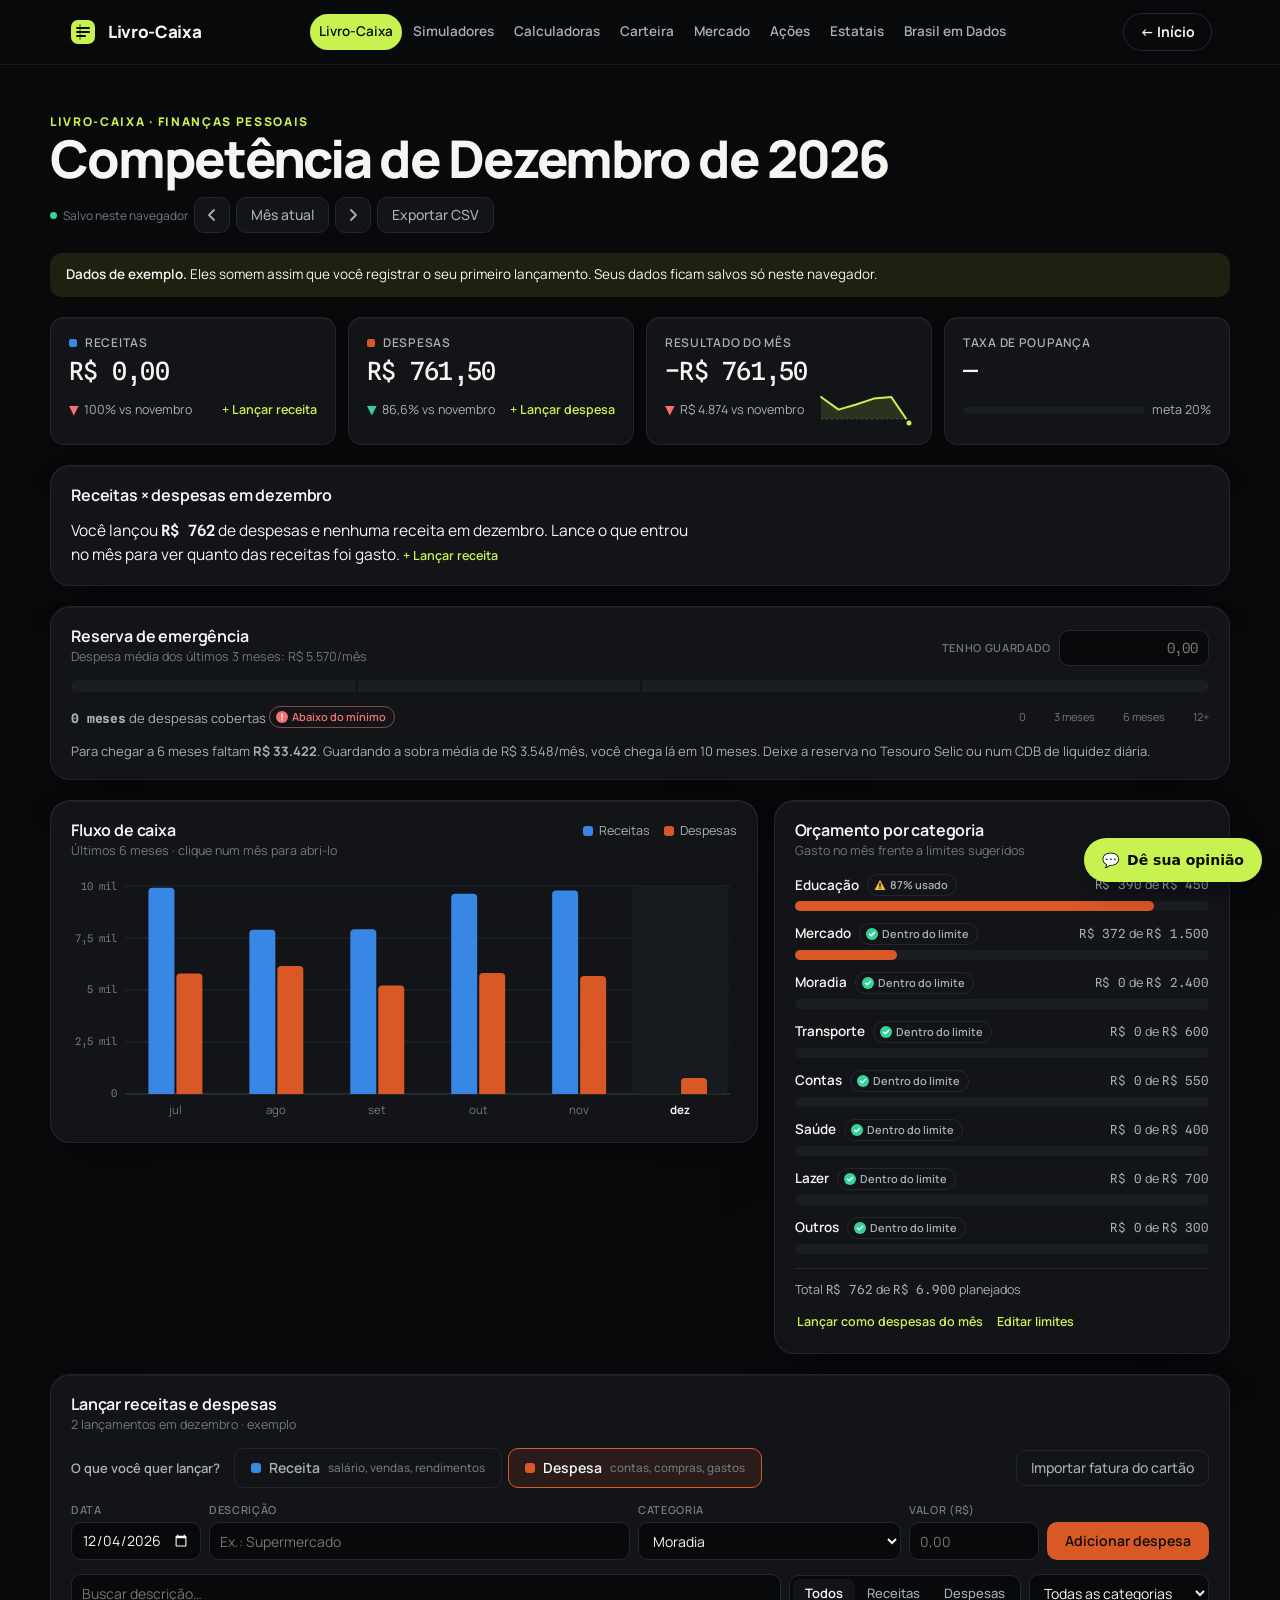
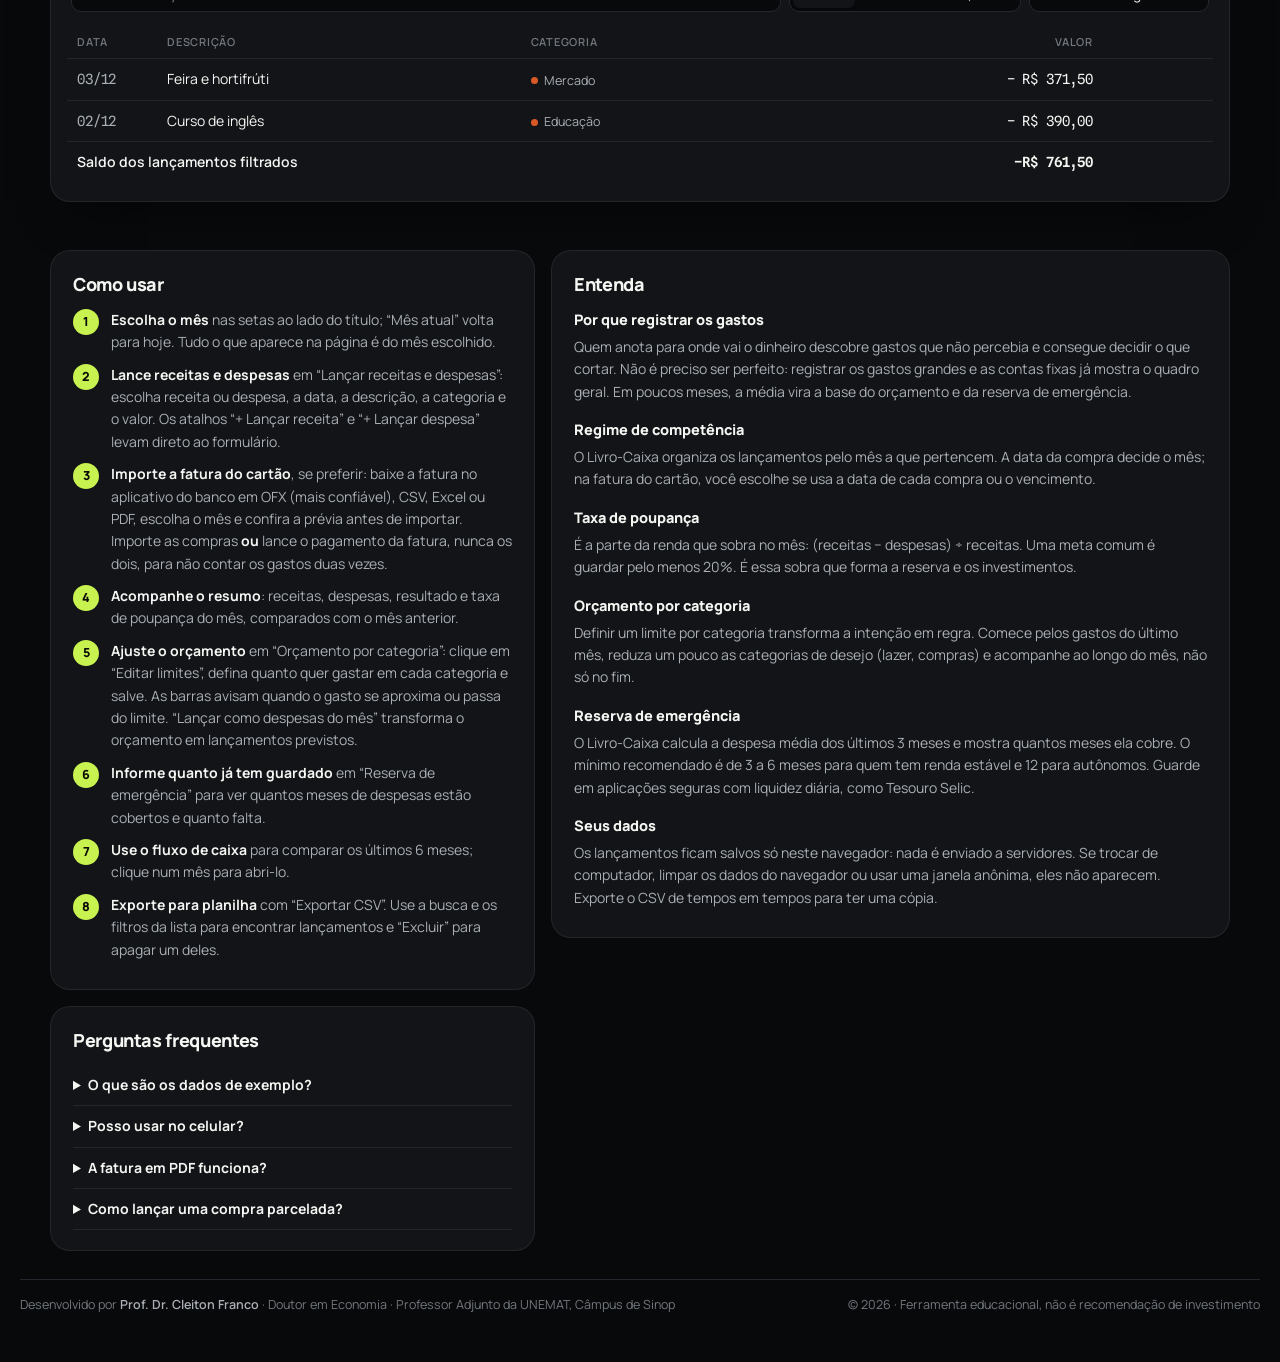
<file: livro-caixa.html>
<!doctype html>
<html lang="pt-BR">
<head>
<meta charset="utf-8">
<meta name="viewport" content="width=device-width, initial-scale=1, viewport-fit=cover">
<meta name="author" content="Prof. Dr. Cleiton Franco">
<title>Livro-Caixa</title>
<link rel="preconnect" href="https://fonts.googleapis.com">
<link rel="preconnect" href="https://fonts.gstatic.com" crossorigin>
<link rel="stylesheet" href="https://fonts.googleapis.com/css2?family=Manrope:wght@400;500;600;700;800&family=Spline+Sans+Mono:wght@400;500;600&display=swap">
<style>
html,body{margin:0}
[hidden]{display:none!important}
:root{
  color-scheme:dark;
  --bg:#08090b; --bg-2:#0e1013; --surface:#121418; --surface-2:#1a1d22; --ink:#f4f6f2; --ink-2:#a9afb4; --muted:#72787e;
  --line:#23272d; --axis:#3a3f46; --accent:#c8f250; --accent-ink:#0b0d06; --accent-soft:rgba(200,242,80,.10);
  --s1:#3987e5; --s2:#d95926; --s3:#199e70; --s4:#c98500; --rec:#3987e5; --desp:#d95926;
  --neg:#3987e5; --pos:#e66767; --mid:#383835;
  --good:#34d399; --good-text:#34d399; --warn:#f5b83d; --crit:#f87171; --crit-text:#f87171;
  --ring:rgba(255,255,255,.07); --shadow:0 1px 0 rgba(255,255,255,.04) inset,0 24px 48px -24px rgba(0,0,0,.6);
  --sans:"Manrope",system-ui,-apple-system,"Segoe UI",sans-serif;
  --mono:"Spline Sans Mono",ui-monospace,"Cascadia Mono",Consolas,monospace;
}
*{box-sizing:border-box}
body{background:var(--bg);color:var(--ink);font-family:var(--sans);font-size:14px;line-height:1.45;padding-inline:16px;padding-block:20px 48px}
.wrap{max-width:1180px;margin:0 auto;display:flex;flex-direction:column;gap:20px}
button,input,select{font:inherit;color:inherit}
button{cursor:pointer}
:focus-visible{outline:2px solid var(--accent);outline-offset:2px;border-radius:6px}
.num{font-family:var(--mono);font-variant-numeric:tabular-nums;letter-spacing:-.01em}

/* header */
header.top{display:flex;flex-wrap:wrap;align-items:flex-end;justify-content:space-between;gap:12px 20px}
.brand{display:flex;flex-direction:column;gap:2px}
.eyebrow{font-size:11px;font-weight:600;letter-spacing:.09em;text-transform:uppercase;color:var(--muted)}
h1{font-size:28px;line-height:1.1;margin:0;font-weight:700;letter-spacing:-.02em;text-wrap:balance}
h1 .m{text-transform:none}
.monthnav{display:flex;align-items:center;gap:6px}
.iconbtn{width:36px;height:36px;border-radius:10px;border:1px solid var(--line);background:var(--surface);display:grid;place-items:center;color:var(--ink-2)}
.iconbtn:hover{background:var(--surface-2);color:var(--ink)}
.iconbtn:disabled{opacity:.4;cursor:default}
.ghost{height:36px;padding:0 14px;border-radius:10px;border:1px solid var(--line);background:var(--surface);font-weight:500;color:var(--ink-2)}
.ghost:hover{background:var(--surface-2);color:var(--ink)}
.primary{height:38px;padding:0 18px;border-radius:10px;border:0;background:var(--accent);color:var(--accent-ink);font-weight:600}
.primary:hover{filter:brightness(1.08)}

.banner{display:flex;flex-wrap:wrap;gap:8px 16px;align-items:center;justify-content:space-between;padding:12px 16px;border-radius:12px;background:var(--accent-soft);color:var(--ink);font-size:13.5px}
.banner strong{font-weight:600}

/* KPI */
.kpis{display:grid;grid-template-columns:repeat(4,1fr);gap:12px}
@media (max-width:860px){.kpis{grid-template-columns:repeat(2,1fr)}}
@media (max-width:420px){.kpis{grid-template-columns:1fr}}
.kpi{background:var(--surface);border-radius:14px;padding:16px 18px;box-shadow:var(--shadow);border:1px solid var(--ring);display:flex;flex-direction:column;gap:6px;min-width:0}
.kpi .lbl{font-size:12px;font-weight:600;letter-spacing:.06em;text-transform:uppercase;color:var(--ink-2);display:flex;align-items:center;gap:8px}
.kpi .sw{width:8px;height:8px;border-radius:2px;flex:none}
.kpi .val{font-family:var(--mono);font-size:25px;font-weight:500;letter-spacing:-.03em;line-height:1.15;white-space:nowrap;overflow:hidden;text-overflow:ellipsis}
.kpi .foot{display:flex;align-items:center;justify-content:space-between;gap:8px;min-height:36px}
.delta{font-size:12.5px;color:var(--ink-2);display:flex;align-items:center;gap:5px}
.delta .ar{font-weight:700}
.delta.good .ar{color:var(--good-text)} .delta.bad .ar{color:var(--crit-text)}
.meter{height:6px;border-radius:3px;background:var(--surface-2);overflow:hidden;flex:1}
.meter i{display:block;height:100%;background:var(--accent);border-radius:3px}

/* panels */
.reserva{gap:10px}
.rv-head{display:flex;flex-wrap:wrap;justify-content:space-between;align-items:flex-end;gap:10px 16px}
.rv-in{display:flex;align-items:center;gap:8px}
.rv-in label{font-size:11px;font-weight:600;letter-spacing:.06em;text-transform:uppercase;color:var(--muted)}
.rv-in input{height:36px;width:150px;border:1px solid var(--line);border-radius:10px;background:var(--bg);padding:0 10px;text-align:right}
.rv-in input:focus{border-color:var(--accent);outline:none;box-shadow:0 0 0 3px var(--accent-soft)}
.rv-bar{position:relative;height:12px;border-radius:6px;background:var(--surface-2);overflow:hidden}
.rv-bar i{position:absolute;left:0;top:0;bottom:0;border-radius:6px;background:var(--accent)}
.rv-bar span{position:absolute;top:0;bottom:0;width:2px;background:var(--surface)}
.rv-foot{display:flex;flex-wrap:wrap;justify-content:space-between;gap:6px 16px;font-size:13px;color:var(--ink-2);align-items:center}
.rv-scale{display:grid;grid-template-columns:repeat(4,auto);gap:0 28px;font-size:11px;color:var(--muted)}
.rv-next{font-size:13px;color:var(--ink-2)}
.rv-next a{color:var(--accent);font-weight:600}
.grid2{display:grid;grid-template-columns:minmax(0,1.55fr) minmax(0,1fr);gap:16px;align-items:start}
@media (max-width:900px){.grid2{grid-template-columns:1fr}}
.panel{background:var(--surface);border-radius:16px;border:1px solid var(--ring);box-shadow:var(--shadow);padding:18px 20px;display:flex;flex-direction:column;gap:14px;min-width:0}
.phead{display:flex;flex-wrap:wrap;align-items:baseline;justify-content:space-between;gap:6px 12px}
h2{font-size:16px;margin:0;font-weight:650;letter-spacing:-.01em}
.sub{font-size:12.5px;color:var(--muted)}
.legend{display:flex;gap:14px;font-size:12.5px;color:var(--ink-2)}
.legend span{display:inline-flex;align-items:center;gap:6px}
.legend i{width:10px;height:10px;border-radius:3px;display:inline-block}

.chart{position:relative;width:100%}
.chart svg{display:block;width:100%;overflow:visible}
.chart text{font-family:var(--sans);font-size:11.5px;fill:var(--muted)}
.chart .tick-num{font-family:var(--mono);font-size:10.5px}
.tip{position:absolute;pointer-events:none;background:var(--surface);color:var(--ink);border:1px solid var(--line);border-radius:10px;padding:10px 12px;font-size:12.5px;box-shadow:0 8px 24px -8px rgba(0,0,0,.25);min-width:180px;z-index:5}
.tip .t{font-weight:600;margin-bottom:6px;text-transform:capitalize}
.tip .r{display:flex;justify-content:space-between;gap:16px;align-items:center}
.tip .r span:first-child{display:flex;align-items:center;gap:6px;color:var(--ink-2)}
.tip .r i{width:8px;height:8px;border-radius:2px}
.tip .sep{border-top:1px solid var(--line);margin:6px 0}

/* budget */
.blist{display:flex;flex-direction:column;gap:12px;margin:0;padding:0;list-style:none}
.brow{display:grid;grid-template-columns:1fr auto;gap:5px 10px;align-items:center}
.brow .name{font-weight:600;font-size:13.5px}
.brow .amt{font-size:12.5px;color:var(--ink-2);text-align:right}
.brow .track{grid-column:1/-1;position:relative;height:10px;border-radius:5px;background:var(--surface-2)}
.brow .fill{position:absolute;left:0;top:0;bottom:0;border-radius:5px;background:var(--desp)}
.brow .over{position:absolute;top:0;bottom:0;border-radius:0 5px 5px 0;background:repeating-linear-gradient(135deg,var(--crit) 0 3px,color-mix(in srgb,var(--crit) 55%,transparent) 3px 6px)}
.brow .mark{position:absolute;top:-3px;bottom:-3px;width:2px;background:var(--ink);border-radius:1px;opacity:.7}
.pill{display:inline-flex;align-items:center;gap:4px;font-size:11px;font-weight:600;padding:2px 8px 2px 6px;border-radius:999px;border:1px solid var(--line);color:var(--ink-2);white-space:nowrap}
.pill svg{flex:none}
.pill.ok svg{color:var(--good)} .pill.warn svg{color:var(--warn)} .pill.crit svg{color:var(--crit)}
.pill.crit{border-color:color-mix(in srgb,var(--crit) 45%,var(--line));color:var(--crit-text)}
.namebox{display:flex;align-items:center;gap:8px;flex-wrap:wrap}
.bedit{width:110px;height:30px;border:1px solid var(--line);border-radius:8px;background:var(--bg);padding:0 8px;text-align:right}
.bfoot{display:flex;justify-content:space-between;align-items:center;gap:10px;flex-wrap:wrap;border-top:1px solid var(--line);padding-top:12px;font-size:12.5px;color:var(--ink-2)}
.textbtn{background:none;border:0;padding:4px 2px;color:var(--accent);font-weight:600}
.textbtn:hover{text-decoration:underline}
.blaunch{border:1px solid var(--line);border-radius:12px;background:var(--bg);padding:14px;display:flex;flex-direction:column;gap:10px}
.bl-head{display:flex;flex-direction:column;gap:2px;font-size:13.5px}
.bl-list{list-style:none;margin:0;padding:0;display:flex;flex-direction:column;gap:6px}
.bl-list li{display:flex;justify-content:space-between;align-items:center;gap:10px;font-size:13.5px;min-height:34px}
.bl-list li.done{opacity:.6}
.bl-list label{display:flex;align-items:center;gap:8px;cursor:pointer}
.bl-list input[type=checkbox]{width:16px;height:16px;accent-color:var(--accent)}
.bl-v{display:flex;align-items:center;gap:6px;color:var(--muted);font-size:12px}
.bl-v input{width:110px;height:32px;border:1px solid var(--line);border-radius:8px;background:var(--surface);padding:0 8px;text-align:right}
.bl-v input:focus{border-color:var(--accent);outline:none;box-shadow:0 0 0 3px var(--accent-soft)}
.bl-foot{display:flex;justify-content:space-between;align-items:center;gap:10px;flex-wrap:wrap;padding-top:10px;border-top:1px solid var(--line);font-size:13px}
.primary:disabled{opacity:.5;cursor:default;filter:none}
.tag-orc{display:inline-block;font-size:10.5px;font-weight:600;padding:1px 7px;border-radius:999px;background:var(--accent-soft);color:var(--accent);margin-left:6px;vertical-align:1px}

/* ledger */
.addform{display:grid;grid-template-columns:130px minmax(160px,1.6fr) minmax(130px,1fr) 130px auto;gap:8px;align-items:end}
.cmp{gap:12px}
#cmp{display:flex;flex-direction:column;gap:14px}
.cmp-head{display:flex;flex-wrap:wrap;justify-content:space-between;align-items:baseline;gap:6px 16px}
.cmp-msg{margin:0;font-size:15.5px;max-width:70ch}
.cmp-msg b{font-family:var(--mono);font-weight:600}
.cmp-bar{position:relative;display:flex;gap:2px;height:24px;border-radius:7px;background:var(--surface-2);margin-top:14px}
.cmp-bar .seg{display:block;height:100%;min-width:3px}
.cmp-bar .seg:first-child{border-radius:7px 0 0 7px}
.cmp-bar .seg:last-child{border-radius:0 7px 7px 0}
.cmp-bar .seg:only-child{border-radius:7px}
.cmp-bar .d{background:var(--desp)}
.cmp-bar .d:nth-child(even){background:color-mix(in srgb,var(--desp) 72%,var(--surface))}
.cmp-bar .s{background:var(--accent)}
.cmp-bar .rmark{position:absolute;top:-16px;bottom:-4px;width:2px;background:var(--ink);transform:translateX(-1px)}
.cmp-bar .rmark em{position:absolute;bottom:100%;left:50%;transform:translateX(-50%);font-style:normal;font-size:11px;font-weight:600;white-space:nowrap;color:var(--ink)}
.cmp-legend{display:flex;flex-wrap:wrap;gap:6px 16px;font-size:12.5px;color:var(--ink-2)}
.cmp-legend span{display:inline-flex;align-items:center;gap:6px}
.cmp-legend i{width:10px;height:10px;border-radius:3px}
.cmp-list{display:grid;grid-template-columns:minmax(90px,160px) 1fr auto auto;gap:6px 12px;align-items:center;font-size:13px;margin:0;padding:0;list-style:none}
.cmp-list li{display:contents}
.cmp-list .mini{height:8px;border-radius:4px;background:var(--surface-2);overflow:hidden}
.cmp-list .mini i{display:block;height:100%;background:var(--desp);border-radius:4px}
.cmp-list .mini i.s{background:var(--accent)}
.cmp-list .v{font-family:var(--mono);font-variant-numeric:tabular-nums;text-align:right}
.cmp-list .p{font-family:var(--mono);font-variant-numeric:tabular-nums;text-align:right;color:var(--muted);min-width:52px}
.cmp-list .tot{font-weight:600;border-top:1px solid var(--line);padding-top:6px}
.impbar{margin-left:auto}
.imp{border:1px solid var(--line);border-radius:12px;background:var(--bg);padding:16px;display:flex;flex-direction:column;gap:12px}
.imp-head{display:flex;flex-direction:column;gap:3px;font-size:13.5px}
.imp-opts{display:grid;grid-template-columns:minmax(200px,1.4fr) repeat(3,minmax(140px,1fr));gap:10px;align-items:end}
@media (max-width:900px){.imp-opts{grid-template-columns:1fr 1fr}}
.imp-opts input[type=file]{height:38px;padding:6px;border:1px dashed var(--axis);border-radius:10px;background:var(--surface);width:100%;font-size:13px}
.imp-warn{font-size:12.5px;color:var(--ink-2);background:color-mix(in srgb,var(--warn) 12%,var(--surface));border:1px solid color-mix(in srgb,var(--warn) 45%,var(--line));border-radius:10px;padding:8px 12px}
.imp-status{font-size:13px;color:var(--ink-2)}
.imp-senha{display:flex;flex-wrap:wrap;align-items:center;gap:8px}
.imp-senha label{font-size:11px;font-weight:600;letter-spacing:.06em;text-transform:uppercase;color:var(--muted)}
.imp-senha input{height:38px;width:180px;border:1px solid var(--line);border-radius:10px;background:var(--surface);padding:0 10px}
.imp-diag summary{cursor:pointer;font-size:12.5px;font-weight:600;color:var(--accent)}
.imp-diag pre{margin:8px 0 0;max-height:240px;overflow:auto;font-family:var(--mono);font-size:11.5px;background:var(--surface);border:1px solid var(--line);border-radius:8px;padding:10px;white-space:pre-wrap}
.imp-wrap{overflow-x:auto;max-height:420px;overflow-y:auto;border:1px solid var(--line);border-radius:10px;background:var(--surface)}
.imp-tab{width:100%;border-collapse:collapse;min-width:620px;font-size:13px}
.imp-tab th{position:sticky;top:0;background:var(--surface);z-index:1}
.imp-tab td,.imp-tab th{padding:6px 10px;border-bottom:1px solid var(--line)}
.imp-tab tr.off td{opacity:.5}
.imp-tab select{height:30px;border:1px solid var(--line);border-radius:8px;background:var(--bg);padding:0 6px;font-size:12.5px}
.imp-tab input[type=checkbox]{width:16px;height:16px;accent-color:var(--accent)}
.imp-tab .why{font-size:11.5px;color:var(--muted)}
.imp-foot{display:flex;justify-content:space-between;align-items:center;gap:10px;flex-wrap:wrap;font-size:13px}
.kindbar{display:flex;flex-wrap:wrap;align-items:center;gap:10px 14px}
.kindbar > span{font-size:13px;font-weight:600;color:var(--ink-2)}
.kinds{display:inline-flex;gap:6px;flex-wrap:wrap}
.kinds button{display:inline-flex;align-items:center;gap:8px;height:40px;padding:0 16px;border-radius:10px;border:1.5px solid var(--line);background:var(--surface);font-weight:600;color:var(--ink-2)}
.kinds button i{width:10px;height:10px;border-radius:3px}
.kinds button:hover{color:var(--ink);border-color:var(--axis)}
.kinds button[aria-pressed="true"][data-kind="receita"]{border-color:var(--rec);background:color-mix(in srgb,var(--rec) 12%,var(--surface));color:var(--ink)}
.kinds button[aria-pressed="true"][data-kind="despesa"]{border-color:var(--desp);background:color-mix(in srgb,var(--desp) 12%,var(--surface));color:var(--ink)}
.addform.is-receita .primary{background:var(--rec)}
.addform.is-despesa .primary{background:var(--desp)}
.quick{border:0;background:none;padding:2px 0;font-size:12.5px;font-weight:600;color:var(--accent);cursor:pointer;white-space:nowrap}
.quick:hover{text-decoration:underline}
@media (max-width:900px){.addform{grid-template-columns:1fr 1fr}.addform .f-desc{grid-column:1/-1}.addform .primary{grid-column:1/-1}}
.field{display:flex;flex-direction:column;gap:4px;min-width:0}
.field label{font-size:11px;font-weight:600;letter-spacing:.06em;text-transform:uppercase;color:var(--muted)}
.field input,.field select,.filters input,.filters select{height:38px;border:1px solid var(--line);border-radius:10px;background:var(--bg);padding:0 10px;width:100%;min-width:0}
.field input:focus,.field select:focus,.filters input:focus,.filters select:focus{border-color:var(--accent);outline:none;box-shadow:0 0 0 3px var(--accent-soft)}
.filters{display:flex;flex-wrap:wrap;gap:8px;align-items:center}
.filters input{flex:1 1 200px;width:auto}
.filters select{width:auto;flex:0 1 180px}
.seg{display:inline-flex;border:1px solid var(--line);border-radius:10px;padding:3px;background:var(--bg)}
.seg button{border:0;background:none;padding:5px 12px;border-radius:7px;font-size:13px;color:var(--ink-2);font-weight:500}
.seg button[aria-pressed="true"]{background:var(--surface);color:var(--ink);box-shadow:0 1px 2px rgba(0,0,0,.12);font-weight:600}
.tablewrap{overflow-x:auto;margin-inline:-4px}
table{width:100%;border-collapse:collapse;min-width:560px}
th{text-align:left;font-size:11px;font-weight:600;letter-spacing:.07em;text-transform:uppercase;color:var(--muted);padding:8px 10px;border-bottom:1px solid var(--line)}
td{padding:10px;border-bottom:1px solid var(--line);vertical-align:middle}
tbody tr:hover td{background:color-mix(in srgb,var(--surface-2) 45%,transparent)}
td.d{color:var(--ink-2);white-space:nowrap;width:90px}
td.v,th.v{text-align:right;white-space:nowrap}
td.v.in{color:var(--good-text)}
td.x{width:110px;text-align:right;white-space:nowrap}
.cat{display:inline-flex;align-items:center;gap:6px;font-size:12.5px;color:var(--ink-2)}
.cat i{width:7px;height:7px;border-radius:50%}
.del{border:0;background:none;color:var(--muted);padding:4px 6px;border-radius:6px;font-size:12.5px}
.del:hover{color:var(--crit-text);background:var(--surface-2)}
.del.confirm{color:var(--accent-ink);background:var(--crit)}
tfoot td{font-weight:600;border-bottom:0}
.empty{padding:28px 10px;text-align:center;color:var(--muted)}

.toast{position:fixed;left:50%;bottom:calc(20px + env(safe-area-inset-bottom,0px));transform:translateX(-50%);background:var(--ink);color:var(--bg);padding:10px 16px;border-radius:10px;font-size:13px;font-weight:500;z-index:20;max-width:calc(100% - 32px);box-shadow:0 10px 30px -10px rgba(0,0,0,.4)}
.status{font-size:12px;color:var(--muted);display:flex;align-items:center;gap:6px}
.status i{width:7px;height:7px;border-radius:50%;background:var(--muted)}
.status.on i{background:var(--good)}
@media (prefers-reduced-motion:no-preference){.brow .fill,.meter i{transition:width .35s ease}}
.autor{max-width:1240px;margin:28px auto 0;padding-top:16px;border-top:1px solid var(--line);display:flex;flex-wrap:wrap;justify-content:space-between;gap:6px 16px;font-size:12.5px;color:var(--muted)}
.autor b{color:var(--ink-2);font-weight:600}
</style>
<link rel="stylesheet" href="assets/tema.css?v=628af39c">
<!-- Contagem de visitas: GoatCounter (sem cookies; painel em dashboardfinan.goatcounter.com) -->
<script>
/* Quem chega pelo Instagram (?utm_source=instagram) conta no caminho "/instagram", que o rodapé da capa exibe. */
window.goatcounter = {path: p => /[?&]utm_source=(instagram|ig)(&|$)/i.test(location.search) ? "/instagram" : p};
</script>
<script data-goatcounter="https://dashboardfinan.goatcounter.com/count" async src="https://gc.zgo.at/count.js"></script>
</head>
<body>
<header class="topbar"><div class="tb-in">
  <a class="tb-brand" href="index.html" aria-label="Livro-Caixa, início"><svg width="30" height="30" viewBox="0 0 30 30" aria-hidden="true"><rect x="3" y="3" width="24" height="24" rx="7" fill="var(--accent)"/><path d="M9 11h12M9 15h12M9 19h8" stroke="var(--accent-ink)" stroke-width="2" stroke-linecap="round"/><path d="M12 7v16" stroke="var(--accent-ink)" stroke-opacity=".45" stroke-width="1.6"/></svg>Livro-Caixa</a>
  <nav aria-label="Ferramentas"><a href="livro-caixa.html" aria-current="page">Livro-Caixa</a><a href="simuladores.html">Simuladores</a><a href="calculadoras.html">Calculadoras</a><a href="carteira.html">Carteira</a><a href="mercado.html">Mercado</a><a href="acoes.html">Ações</a><a href="estatais.html">Estatais</a><a href="https://cleitonfranco74.github.io/financas_municipais/">Brasil em Dados</a></nav>
  <a class="tb-cta" href="index.html">← Início</a>
</div><div class="tb-menu"><a href="livro-caixa.html" aria-current="page">Livro-Caixa</a><a href="simuladores.html">Simuladores</a><a href="calculadoras.html">Calculadoras</a><a href="carteira.html">Carteira</a><a href="mercado.html">Mercado</a><a href="acoes.html">Ações</a><a href="estatais.html">Estatais</a><a href="https://cleitonfranco74.github.io/financas_municipais/">Brasil em Dados</a></div></header>
<div class="wrap">
  <header class="top">
    <div class="brand">
      <span class="eyebrow">Livro-Caixa · finanças pessoais</span>
      <h1>Competência de <span class="m" id="monthTitle">—</span></h1>
    </div>
    <div class="monthnav">
      <span class="status" id="status"><i></i><span>Conectando…</span></span>
      <button class="iconbtn" id="prevM" aria-label="Mês anterior"><svg width="16" height="16" viewBox="0 0 16 16" fill="none"><path d="M10 3 5 8l5 5" stroke="currentColor" stroke-width="1.8" stroke-linecap="round" stroke-linejoin="round"/></svg></button>
      <button class="ghost" id="todayM">Mês atual</button>
      <button class="iconbtn" id="nextM" aria-label="Próximo mês"><svg width="16" height="16" viewBox="0 0 16 16" fill="none"><path d="m6 3 5 5-5 5" stroke="currentColor" stroke-width="1.8" stroke-linecap="round" stroke-linejoin="round"/></svg></button>
      <button class="ghost" id="exportBtn">Exportar CSV</button>
    </div>
  </header>

  <div class="banner" id="banner" hidden>
    <span id="bannerText"></span>
  </div>

  <section class="kpis" aria-label="Resumo do mês">
    <div class="kpi">
      <div class="lbl"><i class="sw" style="background:var(--rec)"></i>Receitas</div>
      <div class="val" id="kRec">—</div>
      <div class="foot"><span class="delta" id="dRec"></span><button type="button" class="quick" data-quick="receita">+ Lançar receita</button></div>
    </div>
    <div class="kpi">
      <div class="lbl"><i class="sw" style="background:var(--desp)"></i>Despesas</div>
      <div class="val" id="kDesp">—</div>
      <div class="foot"><span class="delta" id="dDesp"></span><button type="button" class="quick" data-quick="despesa">+ Lançar despesa</button></div>
    </div>
    <div class="kpi">
      <div class="lbl">Resultado do mês</div>
      <div class="val" id="kRes">—</div>
      <div class="foot"><span class="delta" id="dRes"></span><svg id="spark" width="96" height="34" aria-hidden="true"></svg></div>
    </div>
    <div class="kpi">
      <div class="lbl">Taxa de poupança</div>
      <div class="val" id="kTaxa">—</div>
      <div class="foot"><div class="meter" aria-hidden="true"><i id="mTaxa" style="width:0"></i></div><span class="delta" id="dTaxa">meta 20%</span></div>
    </div>
  </section>

  <section class="panel cmp" aria-labelledby="cmpTitle">
    <div class="cmp-head">
      <h2 id="cmpTitle">Receitas × despesas</h2>
      <div class="cmp-legend" id="cmpLegend"><span><i style="background:var(--desp)"></i>Despesas por categoria</span><span><i style="background:var(--accent)"></i>Sobra</span></div>
    </div>
    <div id="cmp"></div>
  </section>

  <section class="panel reserva" aria-label="Reserva de emergência">
    <div class="rv-head">
      <div><h2>Reserva de emergência</h2><div class="sub" id="rvSub">Quanto tempo você se mantém sem renda</div></div>
      <div class="rv-in"><label for="rvVal">Tenho guardado</label><input id="rvVal" class="num" inputmode="decimal" placeholder="0,00"></div>
    </div>
    <div class="rv-bar" aria-hidden="true"><i id="rvFill"></i><span style="left:25%"></span><span style="left:50%"></span></div>
    <div class="rv-foot"><span id="rvTxt"></span><span class="rv-scale"><span>0</span><span>3 meses</span><span>6 meses</span><span>12+</span></span></div>
    <div class="rv-next" id="rvNext"></div>
  </section>

  <div class="grid2">
    <section class="panel">
      <div class="phead">
        <div><h2>Fluxo de caixa</h2><div class="sub">Últimos 6 meses · clique num mês para abri-lo</div></div>
        <div class="legend"><span><i style="background:var(--rec)"></i>Receitas</span><span><i style="background:var(--desp)"></i>Despesas</span></div>
      </div>
      <div class="chart" id="flow"></div>
    </section>

    <section class="panel">
      <div class="phead">
        <div><h2>Orçamento por categoria</h2><div class="sub" id="budgetSub">Gasto no mês frente ao limite</div></div>
      </div>
      <ul class="blist" id="blist"></ul>
      <div class="blaunch" id="blaunchBox" hidden></div>
      <div class="bfoot">
        <span id="bTotal"></span>
        <span style="display:flex;gap:10px">
          <button class="textbtn" id="bLaunch">Lançar como despesas do mês</button>
          <button class="textbtn" id="bCancel" hidden>Cancelar</button>
          <button class="textbtn" id="bEdit">Editar limites</button>
        </span>
      </div>
    </section>
  </div>

  <section class="panel">
    <div class="phead">
      <div><h2>Lançar receitas e despesas</h2><div class="sub" id="ledgerSub"></div></div>
    </div>
    <div class="kindbar" id="lancar">
      <span id="kindLbl">O que você quer lançar?</span>
      <div class="kinds" role="group" aria-labelledby="kindLbl">
        <button type="button" data-kind="receita" aria-pressed="false"><i style="background:var(--rec)"></i>Receita <small style="font-weight:500;color:var(--muted)">salário, vendas, rendimentos</small></button>
        <button type="button" data-kind="despesa" aria-pressed="true"><i style="background:var(--desp)"></i>Despesa <small style="font-weight:500;color:var(--muted)">contas, compras, gastos</small></button>
      </div>
      <button type="button" class="ghost impbar" id="impBtn">Importar fatura do cartão</button>
    </div>
    <div class="imp" id="impBox" hidden>
      <div class="imp-head"><b>Importar fatura do cartão de crédito</b>
        <span class="sub">No aplicativo ou site do banco, baixe a fatura em <b>OFX</b> (mais confiável), <b>CSV</b> ou <b>Excel</b>. PDF também funciona, inclusive com senha, mas confira a prévia. O arquivo é lido só no seu navegador.</span></div>
      <div class="imp-opts">
        <div class="field"><label for="impFile">Arquivo da fatura</label><input id="impFile" type="file"></div>
        <div class="field"><label for="impMes">Mês da fatura</label><input id="impMes" type="month"></div>
        <div class="field"><label for="impData">Data dos lançamentos</label><select id="impData"><option value="compra">Data de cada compra</option><option value="venc">Vencimento da fatura</option></select></div>
        <div class="field"><label for="impVenc">Vencimento</label><input id="impVenc" type="date"></div>
      </div>
      <div class="imp-warn">Importe as compras da fatura <b>ou</b> lance o pagamento da fatura como uma despesa, nunca os dois. Senão os mesmos gastos contam duas vezes.</div>
      <div class="imp-status" id="impStatus"></div>
      <div class="imp-senha" id="impSenhaBox" hidden><label for="impSenha">Senha do PDF</label><input id="impSenha" type="password" autocomplete="off" inputmode="numeric"><button class="primary" type="button" id="impSenhaOk">Abrir fatura</button></div>
      <details class="imp-diag" id="impDiag" hidden><summary>Ver o que foi lido do arquivo</summary><pre id="impLidas"></pre></details>
      <div class="imp-wrap" id="impWrap" hidden></div>
      <div class="imp-foot" id="impFoot" hidden><span id="impTotal"></span><span style="display:flex;gap:10px;align-items:center"><button class="textbtn" type="button" id="impCancel">Cancelar</button><button class="primary" type="button" id="impGo">Importar</button></span></div>
    </div>
    <form class="addform is-despesa" id="addForm" autocomplete="off">
      <div class="field"><label for="fDate">Data</label><input id="fDate" type="date" required></div>
      <div class="field f-desc"><label for="fDesc">Descrição</label><input id="fDesc" type="text" placeholder="Ex.: Supermercado" maxlength="80" required></div>
      <input type="hidden" id="fKind" value="despesa">
      <div class="field"><label for="fCat">Categoria</label><select id="fCat"></select></div>
      <div class="field"><label for="fAmt">Valor (R$)</label><input id="fAmt" type="text" inputmode="decimal" placeholder="0,00" required></div>
      <button class="primary" type="submit" id="fSubmit">Adicionar despesa</button>
    </form>
    <div class="filters">
      <input id="q" type="search" placeholder="Buscar descrição…" aria-label="Buscar descrição">
      <div class="seg" role="group" aria-label="Tipo de lançamento">
        <button type="button" data-k="all" aria-pressed="true">Todos</button>
        <button type="button" data-k="receita" aria-pressed="false">Receitas</button>
        <button type="button" data-k="despesa" aria-pressed="false">Despesas</button>
      </div>
      <select id="fCatFilter" aria-label="Filtrar por categoria"></select>
    </div>
    <div class="tablewrap">
      <table>
        <thead><tr><th>Data</th><th>Descrição</th><th>Categoria</th><th class="v">Valor</th><th></th></tr></thead>
        <tbody id="rows"></tbody>
        <tfoot id="tfoot"></tfoot>
      </table>
    </div>
  </section>
  <div id="guia"></div>
</div>
<footer class="autor">
  <span>Desenvolvido por <b>Prof. Dr. Cleiton Franco</b> · Doutor em Economia · Professor Adjunto da UNEMAT, Câmpus de Sinop</span>
  <span>© 2026 · Ferramenta educacional, não é recomendação de investimento</span>
</footer>
<div class="toast" id="toast" hidden></div>
<script src="assets/guias.js?v=a2e3038d"></script>
<script>document.getElementById("guia").innerHTML = window.renderGuia ? renderGuia("livro-caixa", "") : "";</script>

<script>
(() => {
const CATS = {
  despesa: ["Moradia","Mercado","Transporte","Contas","Saúde","Lazer","Educação","Outros"],
  receita: ["Salário","Freelance","Rendimentos","Outros"]
};
const DEFAULT_LIMITS = {Moradia:2400,Mercado:1500,Transporte:600,Contas:550,"Saúde":400,Lazer:700,"Educação":450,Outros:300};
const brl = new Intl.NumberFormat("pt-BR",{style:"currency",currency:"BRL"});
const brl0 = new Intl.NumberFormat("pt-BR",{style:"currency",currency:"BRL",maximumFractionDigits:0});
const pct = v => (v*100).toLocaleString("pt-BR",{maximumFractionDigits:1}) + "%";
const $ = s => document.querySelector(s);
const esc = s => String(s).replace(/[&<>"']/g,c=>({"&":"&amp;","<":"&lt;",">":"&gt;",'"':"&quot;","'":"&#39;"}[c]));

const today = new Date();
const pad = n => String(n).padStart(2,"0");
const todayStr = `${today.getFullYear()}-${pad(today.getMonth()+1)}-${pad(today.getDate())}`;
const curMonth = todayStr.slice(0,7);
function shiftMonth(k, n){ const [y,m]=k.split("-").map(Number); const d=new Date(y,m-1+n,1); return `${d.getFullYear()}-${pad(d.getMonth()+1)}`; }
function monthName(k, opts={month:"long",year:"numeric"}){ const [y,m]=k.split("-").map(Number); return new Date(y,m-1,1).toLocaleDateString("pt-BR",opts); }
const monthShort = k => monthName(k,{month:"short"}).replace(".","");
const lastN = (k,n) => Array.from({length:n},(_,i)=>shiftMonth(k,i-n+1));

/* ---------- example data (shown only while nothing is recorded) ---------- */
function exampleData(){
  let s = 20260924;
  const rnd = () => { s |= 0; s = s + 0x6D2B79F5 | 0; let t = Math.imul(s ^ s>>>15, 1|s); t = t + Math.imul(t ^ t>>>7, 61|t) ^ t; return ((t ^ t>>>14)>>>0)/4294967296; };
  const out = []; let id = 0;
  const add = (k, day, desc, cat, kind, amount) => {
    const date = `${k}-${pad(day)}`;
    if (date > todayStr) return;
    out.push({id:"ex"+(id++), date, desc, cat, kind, amount:Math.round(amount*100)/100});
  };
  for (const k of lastN(curMonth,6)){
    add(k,5,"Salário","Salário","receita",7800);
    if (rnd()>.35) add(k,18,"Projeto freelance","Freelance","receita",900+rnd()*1600);
    add(k,28,"Rendimento CDB","Rendimentos","receita",95+rnd()*60);
    add(k,10,"Aluguel","Moradia","despesa",2200);
    add(k,12,"Condomínio","Moradia","despesa",180);
    [3,11,19,26].forEach(d=>add(k,d,rnd()>.5?"Supermercado":"Feira e hortifrúti","Mercado","despesa",180+rnd()*260));
    add(k,8,"Energia elétrica","Contas","despesa",170+rnd()*90);
    add(k,9,"Internet e celular","Contas","despesa",189.9);
    add(k,15,"Água","Contas","despesa",70+rnd()*30);
    [6,14,22].forEach(d=>add(k,d,rnd()>.5?"Combustível":"Aplicativo de transporte","Transporte","despesa",90+rnd()*140));
    add(k,7,"Plano de saúde","Saúde","despesa",320);
    if (rnd()>.6) add(k,21,"Farmácia","Saúde","despesa",40+rnd()*120);
    add(k,2,"Curso de inglês","Educação","despesa",390);
    [13,20,27].forEach(d=>{ if(rnd()>.25) add(k,d,["Restaurante","Cinema","Bar com amigos","Streaming"][Math.floor(rnd()*4)],"Lazer","despesa",45+rnd()*220); });
    if (rnd()>.5) add(k,17,"Presente","Outros","despesa",80+rnd()*200);
  }
  return out;
}
const EXAMPLE = exampleData();

/* ---------- state ---------- */
let db = null, downloads = null;
let dbState = "off";       // loading | ready | off
let realTx = [];
let localTx = [];              // used only when storage is unavailable
let limits = {...DEFAULT_LIMITS};
let limitsSaved = false;
let view = {month: curMonth, q:"", kind:"all", cat:"all"};
let editingBudget = false;
let confirmDel = null;
function saveLocal(){ try { localStorage.setItem("lc:tx", JSON.stringify(localTx)); } catch {} }
function saveLimits(){ try { localStorage.setItem("lc:limites", JSON.stringify(limits)); } catch {} }
try { const t = JSON.parse(localStorage.getItem("lc:tx") || "[]"); if (Array.isArray(t)) localTx = t; } catch {}
try { const l = JSON.parse(localStorage.getItem("lc:limites") || "null"); if (l && typeof l === "object") { limits = l; limitsSaved = true; } } catch {}

function dataset(){
  if (dbState === "ready" && realTx.length) return {tx: realTx, example:false};
  if (dbState === "off" && localTx.length) return {tx: localTx, example:false};
  return {tx: EXAMPLE, example:true};
}
function drawComparativo(s){
  const mes = monthName(view.month,{month:"long"});
  $("#cmpTitle").textContent = `Receitas × despesas em ${mes}`;
  const el = $("#cmp"), sobra = s.r - s.d;
  const btnR = `<button type="button" class="quick" data-quick="receita">+ Lançar receita</button>`;
  const btnD = `<button type="button" class="quick" data-quick="despesa">+ Lançar despesa</button>`;
  $("#cmpLegend").hidden = !(s.r && s.d);
  if (!s.r && !s.d){ el.innerHTML = `<p class="cmp-msg">Nenhum lançamento em ${mes}. ${btnR} ${btnD}</p>`; return; }
  if (!s.r){ el.innerHTML = `<p class="cmp-msg">Você lançou <b>${brl0.format(s.d)}</b> de despesas e nenhuma receita em ${mes}. Lance o que entrou no mês para ver quanto das receitas foi gasto. ${btnR}</p>`; return; }
  if (!s.d){ el.innerHTML = `<p class="cmp-msg">Receitas de <b>${brl0.format(s.r)}</b> em ${mes}, e nenhuma despesa lançada ainda. Lance os gastos do mês para comparar. ${btnD}</p>`; return; }
  const base = Math.max(s.r, s.d);
  const cats = Object.entries(s.byCat).sort((a,b)=>b[1]-a[1]);
  const msg = sobra >= 0
    ? `As despesas consumiram <b>${pct(s.d/s.r)}</b> das receitas. Sobraram <b>${brl0.format(sobra)}</b> (${pct(sobra/s.r)}).`
    : `As despesas superaram as receitas em <b>${brl0.format(-sobra)}</b>: você gastou ${pct(s.d/s.r)} do que recebeu.`;
  const segs = cats.map(([c,v])=>`<i class="seg d" style="width:${v/base*100}%" title="${esc(c)}: ${brl.format(v)} (${pct(v/s.r)} das receitas)"></i>`).join("")
    + (sobra>0 ? `<i class="seg s" style="width:${sobra/base*100}%" title="Sobra: ${brl.format(sobra)}"></i>` : "");
  const mark = sobra<0 ? `<span class="rmark" style="left:${s.r/base*100}%"><em>receitas ${brl0.format(s.r)}</em></span>` : "";
  const rows = cats.map(([c,v])=>`<li><span>${esc(c)}</span><span class="mini"><i style="width:${Math.min(100,v/s.r*100)}%"></i></span><span class="v">${brl0.format(v)}</span><span class="p">${pct(v/s.r)}</span></li>`).join("")
    + (sobra>0 ? `<li><span>Sobra</span><span class="mini"><i class="s" style="width:${sobra/s.r*100}%"></i></span><span class="v">${brl0.format(sobra)}</span><span class="p">${pct(sobra/s.r)}</span></li>` : "")
    + `<li class="tot"><span class="tot">Receitas</span><span class="tot"></span><span class="v tot">${brl0.format(s.r)}</span><span class="p tot">100%</span></li>`;
  el.innerHTML = `<p class="cmp-msg">${msg}</p>
    <div class="cmp-bar" role="img" aria-label="Despesas por categoria e sobra, em proporção das receitas">${segs}${mark}</div>
    <ul class="cmp-list" aria-label="Despesas em percentual das receitas">${rows}</ul>`;
}
function sums(tx, k){
  let r=0,d=0; const byCat={};
  for (const t of tx){ if (t.date.slice(0,7)!==k) continue;
    if (t.kind==="receita") r+=t.amount; else { d+=t.amount; byCat[t.cat]=(byCat[t.cat]||0)+t.amount; } }
  return {r,d,res:r-d,byCat};
}

/* ---------- render ---------- */
function render(){
  const {tx, example} = dataset();
  $("#monthTitle").textContent = (m => m.charAt(0).toUpperCase()+m.slice(1))(monthName(view.month));
  $("#nextM").disabled = view.month >= shiftMonth(curMonth, 1);

  const banner = $("#banner");
  if (example){
    banner.hidden = false;
    $("#bannerText").innerHTML = dbState==="off"
      ? "<strong>Dados de exemplo.</strong> Eles somem assim que você registrar o seu primeiro lançamento. Seus dados ficam salvos só neste navegador."
      : "<strong>Dados de exemplo.</strong> Eles somem assim que você registrar o seu primeiro lançamento.";
  } else if (false){
    banner.hidden = false;
    $("#bannerText").innerHTML = "<strong>Não salvo.</strong> O armazenamento não está disponível nesta visualização; estes lançamentos se perdem ao fechar a aba.";
  } else banner.hidden = true;

  const s = sums(tx, view.month), p = sums(tx, shiftMonth(view.month,-1));
  const prevName = monthName(shiftMonth(view.month,-1),{month:"long"});
  $("#kRec").textContent = brl.format(s.r);
  $("#kDesp").textContent = brl.format(s.d);
  $("#kRes").textContent = (s.res<0?"−":"") + brl.format(Math.abs(s.res));
  setDelta("#dRec", s.r, p.r, true, prevName);
  setDelta("#dDesp", s.d, p.d, false, prevName);
  setDelta("#dRes", s.res, p.res, true, prevName, true);
  const taxa = s.r>0 ? s.res/s.r : null;
  $("#kTaxa").textContent = taxa===null ? "—" : pct(taxa);
  $("#mTaxa").style.width = taxa===null ? "0" : Math.max(0,Math.min(1,taxa))*100+"%";
  const dT = $("#dTaxa");
  dT.className = "delta " + (taxa===null ? "" : taxa>=.2 ? "good" : "bad");
  dT.innerHTML = taxa===null ? "meta 20%" : `<span class="ar">${taxa>=.2?"✓":"!"}</span>meta 20%`;

  drawSpark(tx);
  drawReserva(tx);
  drawComparativo(s);
  drawFlow(tx);
  drawBudget(s);
  drawLaunch();
  drawLedger(tx, example);
}
function setDelta(sel, cur, prev, upIsGood, prevName, absolute){
  const el = $(sel);
  if (!prev && !cur){ el.className="delta"; el.textContent=""; return; }
  if (!prev){ el.className="delta"; el.textContent=`sem dados em ${prevName}`; return; }
  const diff = cur - prev;
  const up = diff >= 0;
  const good = up === upIsGood;
  const txt = absolute ? brl0.format(Math.abs(diff)) : pct(Math.abs(diff/prev));
  el.className = "delta " + (Math.abs(diff)<0.005 ? "" : good ? "good" : "bad");
  el.innerHTML = `<span class="ar">${up?"▲":"▼"}</span>${txt} vs ${esc(prevName)}`;
}

function niceScale(max, n=4){
  const raw = max/n, mag = Math.pow(10, Math.floor(Math.log10(raw))), nr = raw/mag;
  const step = (nr<=1?1:nr<=2?2:nr<=2.5?2.5:nr<=5?5:10)*mag;
  return {step, top: step*Math.ceil(max/step)};
}
const compact = v => v>=1000 ? (v/1000).toLocaleString("pt-BR",{maximumFractionDigits:1})+" mil" : v.toLocaleString("pt-BR");
function roundTop(x,y,w,h,r){
  r = Math.min(r, w/2, h); if (h<=0) return "";
  return `M${x},${y+h}V${y+r}Q${x},${y} ${x+r},${y}H${x+w-r}Q${x+w},${y} ${x+w},${y+r}V${y+h}Z`;
}

function drawFlow(tx){
  const el = $("#flow");
  const W = Math.max(280, el.clientWidth || 600), H = 250, m = {t:12,r:6,b:30,l:54};
  const months = lastN(view.month,6);
  const rows = months.map(k=>({k,...sums(tx,k)}));
  const {step, top} = niceScale(Math.max(1000, ...rows.flatMap(r=>[r.r,r.d])));
  const iw = W-m.l-m.r, ih = H-m.t-m.b, band = iw/rows.length;
  const bw = Math.max(6, Math.min(26, band*0.28)), gap = 2;
  const y = v => m.t + ih - v/top*ih;
  let g = "";
  for (let v=0; v<=top+1e-6; v+=step){
    g += `<line x1="${m.l}" x2="${W-m.r}" y1="${y(v)}" y2="${y(v)}" stroke="var(${v===0?"--axis":"--line"})" stroke-width="1"/>`;
    g += `<text class="tick-num" x="${m.l-8}" y="${y(v)+3.5}" text-anchor="end">${compact(v)}</text>`;
  }
  rows.forEach((r,i)=>{
    const cx = m.l + band*i + band/2, sel = r.k===view.month;
    if (sel) g += `<rect x="${m.l+band*i+2}" y="${m.t}" width="${band-4}" height="${ih}" rx="8" fill="var(--surface-2)" opacity=".7"/>`;
    const hr = ih*r.r/top, hd = ih*r.d/top;
    g += `<path d="${roundTop(cx-bw-gap/2, m.t+ih-hr, bw, hr, 4)}" fill="var(--rec)"/>`;
    g += `<path d="${roundTop(cx+gap/2, m.t+ih-hd, bw, hd, 4)}" fill="var(--desp)"/>`;
    g += `<text x="${cx}" y="${H-10}" text-anchor="middle" style="${sel?"fill:var(--ink);font-weight:700":""}">${monthShort(r.k)}</text>`;
  });
  rows.forEach((r,i)=>{ g += `<rect class="hit" data-i="${i}" x="${m.l+band*i}" y="0" width="${band}" height="${H}" fill="transparent" style="cursor:pointer"/>`; });
  el.innerHTML = `<svg viewBox="0 0 ${W} ${H}" height="${H}" role="img" aria-label="Receitas e despesas nos últimos seis meses">${g}</svg><div class="tip" hidden></div>`;
  const tip = el.querySelector(".tip");
  el.querySelectorAll(".hit").forEach(h=>{
    const r = rows[+h.dataset.i];
    h.addEventListener("mousemove", e=>{
      tip.hidden = false;
      tip.innerHTML = `<div class="t">${esc(monthName(r.k))}</div>
        <div class="r"><span><i style="background:var(--rec)"></i>Receitas</span><span class="num">${brl.format(r.r)}</span></div>
        <div class="r"><span><i style="background:var(--desp)"></i>Despesas</span><span class="num">${brl.format(r.d)}</span></div>
        <div class="sep"></div>
        <div class="r"><span>Resultado</span><span class="num" style="font-weight:600">${r.res<0?"−":""}${brl.format(Math.abs(r.res))}</span></div>`;
      const b = el.getBoundingClientRect();
      let x = e.clientX - b.left + 14, yy = e.clientY - b.top - 20;
      if (x + tip.offsetWidth > b.width) x = e.clientX - b.left - tip.offsetWidth - 14;
      tip.style.left = Math.max(0,x)+"px"; tip.style.top = Math.max(0,yy)+"px";
    });
    h.addEventListener("mouseleave", ()=>{ tip.hidden = true; });
    h.addEventListener("click", ()=>{ view.month = r.k; render(); });
  });
}

let reserva = (()=>{ try { return +localStorage.getItem("lc:reserva") || 0; } catch { return 0; } })();
function drawReserva(tx){
  const ks = [1,2,3].map(n=>shiftMonth(curMonth,-n));
  const s3 = ks.map(k=>sums(tx,k));
  const desp = s3.map(s=>s.d).filter(x=>x>0);
  const media = desp.length ? desp.reduce((a,b)=>a+b,0)/desp.length : 0;
  const sobra = s3.reduce((a,s)=>a+s.res,0)/3;
  const inp = $("#rvVal");
  if (document.activeElement!==inp) inp.value = reserva ? reserva.toLocaleString("pt-BR",{maximumFractionDigits:2}) : "";
  const meses = media>0 ? reserva/media : 0;
  $("#rvFill").style.width = Math.min(1, meses/12)*100 + "%";
  $("#rvSub").textContent = media>0 ? `Despesa média dos últimos 3 meses: ${brl0.format(media)}/mês` : "Registre despesas para calcular quantos meses a reserva cobre";
  const st = meses<3 ? "crit" : meses<6 ? "warn" : "ok";
  const label = meses<3 ? "Abaixo do mínimo" : meses<6 ? "Razoável" : "Adequada";
  $("#rvTxt").innerHTML = media>0 ? `<b class="num">${meses.toLocaleString("pt-BR",{maximumFractionDigits:1})} meses</b> de despesas cobertas <span class="pill ${st}">${ICON[st]}${label}</span>` : "";
  const falta = 6*media - reserva;
  $("#rvNext").innerHTML = !media ? "" : falta>0
    ? `Para chegar a 6 meses faltam <b>${brl0.format(falta)}</b>${sobra>0?`. Guardando a sobra média de ${brl0.format(sobra)}/mês, você chega lá em ${Math.ceil(falta/sobra)} ${Math.ceil(falta/sobra)===1?"mês":"meses"}`:""}. Deixe a reserva no Tesouro Selic ou num CDB de liquidez diária.`
    : `Reserva completa.${sobra>0?` A sobra média de ${brl0.format(sobra)}/mês pode ir para prazos mais longos:`:" Com a reserva pronta, o próximo passo é investir a sobra:"} <a href="carteira.html">monte sua carteira</a> ou <a href="simuladores.html#aposentadoria">simule a aposentadoria</a>.`;
}
$("#rvVal").addEventListener("input", e=>{
  const v = e.target.value.trim() ? parseMoney(e.target.value) : 0;
  if (!(v>=0)) return;
  reserva = v;
  try { localStorage.setItem("lc:reserva", String(v)); } catch {}
  drawReserva(dataset().tx);
});

function drawSpark(tx){
  const svg = $("#spark"), W=96, H=34, p=4;
  const vals = lastN(view.month,6).map(k=>sums(tx,k).res);
  const mn = Math.min(0,...vals), mx = Math.max(0,...vals), span = (mx-mn)||1;
  const x = i => p + i*(W-2*p)/(vals.length-1), y = v => p + (mx-v)/span*(H-2*p);
  const pts = vals.map((v,i)=>`${x(i).toFixed(1)},${y(v).toFixed(1)}`).join(" ");
  const last = vals[vals.length-1];
  svg.innerHTML = `<line x1="${p}" x2="${W-p}" y1="${y(0)}" y2="${y(0)}" stroke="var(--axis)" stroke-dasharray="2 3"/>
    <polygon points="${x(0)},${y(0)} ${pts} ${x(vals.length-1)},${y(0)}" fill="var(--accent)" opacity=".14"/>
    <polyline points="${pts}" fill="none" stroke="var(--accent)" stroke-width="2" stroke-linejoin="round" stroke-linecap="round"/>
    <circle cx="${x(vals.length-1)}" cy="${y(last)}" r="3.5" fill="var(--accent)" stroke="var(--surface)" stroke-width="2"/>`;
}

const ICON = {
  ok: '<svg width="12" height="12" viewBox="0 0 12 12"><circle cx="6" cy="6" r="6" fill="currentColor"/><path d="m3.5 6.2 1.7 1.6 3.3-3.4" stroke="#fff" stroke-width="1.5" fill="none" stroke-linecap="round" stroke-linejoin="round"/></svg>',
  warn: '<svg width="12" height="12" viewBox="0 0 12 12"><path d="M6 .8 11.5 11H.5Z" fill="currentColor"/><path d="M6 4.5v3M6 9.2v.1" stroke="#1a1a19" stroke-width="1.4" stroke-linecap="round"/></svg>',
  crit: '<svg width="12" height="12" viewBox="0 0 12 12"><circle cx="6" cy="6" r="6" fill="currentColor"/><path d="M6 3.2v3.4M6 8.6v.1" stroke="#fff" stroke-width="1.5" stroke-linecap="round"/></svg>'
};
function drawBudget(s){
  const list = $("#blist");
  const rows = CATS.despesa.map(c=>({c, spent:s.byCat[c]||0, lim:+limits[c]||0}))
    .filter(r=>editingBudget || r.spent>0 || r.lim>0)
    .sort((a,b)=> editingBudget ? 0 : (b.lim? b.spent/b.lim : b.spent?9:0) - (a.lim? a.spent/a.lim : a.spent?9:0));
  list.innerHTML = rows.map(r=>{
    const ratio = r.lim ? r.spent/r.lim : null;
    const st = ratio===null ? null : ratio>1 ? "crit" : ratio>=.85 ? "warn" : "ok";
    const label = st==="crit" ? `Estourou ${brl0.format(r.spent-r.lim)}` : st==="warn" ? `${Math.round(ratio*100)}% usado` : st==="ok" ? "Dentro do limite" : "Sem limite";
    const scale = Math.max(r.lim, r.spent) || 1;
    const fillW = Math.min(r.spent, r.lim || r.spent)/scale*100;
    const overW = r.lim && r.spent>r.lim ? (r.spent-r.lim)/scale*100 : 0;
    const right = editingBudget
      ? `<input class="bedit num" data-c="${esc(r.c)}" id="lim-${esc(r.c)}" inputmode="decimal" aria-label="Limite de ${esc(r.c)}" value="${r.lim? r.lim.toLocaleString("pt-BR"):""}" placeholder="sem limite">`
      : `<span class="amt"><span class="num">${brl0.format(r.spent)}</span>${r.lim?` de <span class="num">${brl0.format(r.lim)}</span>`:""}</span>`;
    return `<li class="brow">
      <span class="namebox"><span class="name">${esc(r.c)}</span>${editingBudget?"":`<span class="pill ${st||""}">${st?ICON[st]:""}${label}</span>`}</span>
      ${right}
      <span class="track" title="${esc(r.c)}: ${brl.format(r.spent)}${r.lim?" de "+brl.format(r.lim):""}">
        <span class="fill" style="width:${fillW}%"></span>
        ${overW?`<span class="over" style="left:${fillW}%;width:${overW}%"></span>`:""}
        ${r.lim && r.spent>r.lim ? `<span class="mark" style="left:calc(${fillW}% - 1px)"></span>`:""}
      </span></li>`;
  }).join("") || `<li class="empty">Nenhuma despesa neste mês.</li>`;
  const totLim = CATS.despesa.reduce((a,c)=>a+(+limits[c]||0),0);
  $("#bTotal").innerHTML = `Total <span class="num">${brl0.format(s.d)}</span> de <span class="num">${brl0.format(totLim)}</span> planejados`;
  $("#bEdit").textContent = editingBudget ? "Salvar limites" : "Editar limites";
  $("#bCancel").hidden = !editingBudget;
  $("#budgetSub").textContent = limitsSaved ? "Gasto no mês frente ao seu limite" : "Gasto no mês frente a limites sugeridos";
}

function catColor(t){ return t.kind==="receita" ? "var(--rec)" : "var(--desp)"; }
function drawLedger(tx, example){
  const sel = $("#fCatFilter"), cur = view.cat;
  const cats = view.kind==="all" ? [...new Set([...CATS.despesa,...CATS.receita])] : CATS[view.kind];
  sel.innerHTML = `<option value="all">Todas as categorias</option>` + cats.map(c=>`<option ${c===cur?"selected":""}>${esc(c)}</option>`).join("");
  if (!cats.includes(cur)) view.cat = "all";
  const q = view.q.trim().toLowerCase();
  const list = tx.filter(t=>t.date.slice(0,7)===view.month
      && (view.kind==="all"||t.kind===view.kind)
      && (view.cat==="all"||t.cat===view.cat)
      && (!q || t.desc.toLowerCase().includes(q) || t.cat.toLowerCase().includes(q)))
    .sort((a,b)=> b.date.localeCompare(a.date) || (a.kind===b.kind?0:a.kind==="receita"?-1:1));
  $("#ledgerSub").textContent = `${list.length} ${list.length===1?"lançamento":"lançamentos"} em ${monthName(view.month,{month:"long"})}${example?" · exemplo":""}`;
  $("#rows").innerHTML = list.map(t=>{
    const [y,mo,d] = t.date.split("-");
    const canDel = !example;
    return `<tr>
      <td class="d num">${d}/${mo}</td>
      <td>${esc(t.desc)}${TAGS[t.origem]?`<span class="tag-orc">${TAGS[t.origem]}</span>`:""}</td>
      <td><span class="cat"><i style="background:${catColor(t)}"></i>${esc(t.cat)}</span></td>
      <td class="v num ${t.kind==="receita"?"in":""}">${t.kind==="receita"?"+":"−"} ${brl.format(t.amount)}</td>
      <td class="x">${canDel?`<button class="del ${confirmDel===t.id?"confirm":""}" data-id="${esc(t.id)}">${confirmDel===t.id?"Confirmar":"Excluir"}</button>`:""}</td>
    </tr>`;
  }).join("") || `<tr><td colspan="5" class="empty">Nenhum lançamento encontrado para este filtro.</td></tr>`;
  const net = list.reduce((a,t)=>a+(t.kind==="receita"?t.amount:-t.amount),0);
  $("#tfoot").innerHTML = list.length ? `<tr><td colspan="3">Saldo dos lançamentos filtrados</td><td class="v num">${net<0?"−":""}${brl.format(Math.abs(net))}</td><td></td></tr>` : "";
}

/* ---------- interactions ---------- */
let toastT;
function toast(msg){ const t=$("#toast"); t.textContent=msg; t.hidden=false; clearTimeout(toastT); toastT=setTimeout(()=>t.hidden=true,3200); }
function parseMoney(s){
  s = String(s).replace(/[R$\s]/g,"");
  if (!s) return NaN;
  if (s.includes(",")) s = s.replace(/\./g,"").replace(",",".");
  else if (/^\d{1,3}(\.\d{3})+$/.test(s)) s = s.replace(/\./g,"");   // "5.000" = cinco mil
  return Number(s);
}
function fillCatSelect(){
  const k = $("#fKind").value;
  $("#fCat").innerHTML = CATS[k].map(c=>`<option>${esc(c)}</option>`).join("");
}
function dbError(e){
  const code = e && e.code;
  if (code==="quota_exceeded") toast("Limite de armazenamento atingido. Exclua lançamentos antigos para continuar.");
  else if (code==="invalid_argument") toast("Você não tem permissão para alterar estes dados.");
  else toast("Não foi possível salvar agora. Tente de novo em instantes.");
}

function setKind(k, focar){
  $("#fKind").value = k;
  document.querySelectorAll(".kinds button").forEach(b=>b.setAttribute("aria-pressed", b.dataset.kind===k));
  const form = $("#addForm");
  form.classList.toggle("is-receita", k==="receita");
  form.classList.toggle("is-despesa", k==="despesa");
  $("#fSubmit").textContent = k==="receita" ? "Adicionar receita" : "Adicionar despesa";
  $("#fDesc").placeholder = k==="receita" ? "Ex.: Salário de setembro" : "Ex.: Supermercado";
  fillCatSelect();
  if (focar){ $("#lancar").scrollIntoView({behavior:"smooth", block:"center"}); setTimeout(()=>$("#fDesc").focus({preventScroll:true}), 350); }
}
document.querySelectorAll(".kinds button").forEach(b=>b.addEventListener("click", ()=>setKind(b.dataset.kind, false)));
document.addEventListener("click", e=>{ const b=e.target.closest("[data-quick]"); if (b) setKind(b.dataset.quick, true); });
$("#addForm").addEventListener("submit", async e=>{
  e.preventDefault();
  const amount = Math.round(parseMoney($("#fAmt").value)*100)/100;
  const desc = $("#fDesc").value.trim();
  const date = $("#fDate").value;
  if (!date){ toast("Informe a data do lançamento."); return; }
  if (!desc){ toast("Escreva uma descrição, por exemplo “Supermercado”."); return; }
  if (!(amount>0)){ toast("Informe um valor maior que zero, como 150,00."); return; }
  const t = {date, desc, cat:$("#fCat").value, kind:$("#fKind").value, amount, createdAt:new Date().toISOString()};
  if (dbState==="ready"){
    try { await db.collection("lancamentos").add(t); toast("Lançamento adicionado."); }
    catch(err){ dbError(err); return; }
  } else {
    localTx.push({id:"l"+Date.now(), ...t}); saveLocal(); toast("Lançamento adicionado."); render();
  }
  view.month = date.slice(0,7);
  $("#fDesc").value = ""; $("#fAmt").value = ""; $("#fDesc").focus();
  render();
});
$("#rows").addEventListener("click", async e=>{
  const b = e.target.closest(".del"); if (!b) return;
  const id = b.dataset.id;
  if (confirmDel !== id){ confirmDel = id; render(); return; }
  confirmDel = null;
  if (dbState==="ready"){
    try { await db.collection("lancamentos").doc(id).delete(); toast("Lançamento excluído."); }
    catch(err){ dbError(err); }
  } else { localTx = localTx.filter(t=>t.id!==id); saveLocal(); toast("Lançamento excluído."); }
  render();
});
document.addEventListener("click", e=>{ if (confirmDel && !e.target.closest(".del")){ confirmDel=null; render(); } });

$("#q").addEventListener("input", e=>{ view.q = e.target.value; render(); });
document.querySelectorAll(".seg button").forEach(b=>b.addEventListener("click",()=>{
  view.kind = b.dataset.k;
  document.querySelectorAll(".seg button").forEach(x=>x.setAttribute("aria-pressed", x===b));
  render();
}));
$("#fCatFilter").addEventListener("change", e=>{ view.cat = e.target.value; render(); });
$("#prevM").addEventListener("click", ()=>{ view.month = shiftMonth(view.month,-1); render(); });
$("#nextM").addEventListener("click", ()=>{ view.month = shiftMonth(view.month,1); render(); });
$("#todayM").addEventListener("click", ()=>{ view.month = curMonth; render(); });

$("#bEdit").addEventListener("click", async ()=>{
  if (!editingBudget){ editingBudget = true; render(); return; }
  const next = {};
  for (const inp of document.querySelectorAll(".bedit")){
    const v = inp.value.trim() ? parseMoney(inp.value) : 0;
    if (!(v>=0)){ toast(`Limite inválido em ${inp.dataset.c}. Use um número como 1.500.`); inp.focus(); return; }
    next[inp.dataset.c] = Math.round(v);
  }
  if (dbState==="ready"){
    try { await db.doc("config/orcamento").set({limites:next, atualizadoEm:new Date().toISOString()}); }
    catch(err){ dbError(err); return; }
  }
  limits = next; limitsSaved = true; saveLimits(); editingBudget = false; toast("Limites salvos."); render();
});
$("#bCancel").addEventListener("click", ()=>{ editingBudget=false; render(); });


/* ---------- importar fatura do cartão ---------- */
const TAGS = {orcamento:"orçamento", cartao:"cartão"};
const semAcento = s => String(s).normalize("NFD").replace(/[̀-ͯ]/g,"").toLowerCase();
const REGRAS = [
  ["Outros", /mercado ?livre|mercado ?pago|shopee|shein|aliexpress|temu/],
  ["Mercado", /\bsuper\b|supermerc|mercad|atacad|assai|carrefour|hortifrut|sacolao|padaria|panific|acougue|pao de acucar|extra hiper|big bompreco|comper|fort atacad|zaffari|savegnago|feira/],
  ["Transporte", /posto|combust|shell|ipiranga|petrobras|br mania|uber(?!.*eats)|\b99\b|99app|99pop|cabify|estacion|pedagio|via brasil|rodovia|concession|\bconc\b|sem parar|veloe|conectcar|metro|onibus|passagem|gol linhas|latam|azul linhas|localiza|movida|unidas|auto pecas|oficina|lava jato/],
  ["Contas", /parc\.? fat|parcelamento de fat|vivo|claro|\btim\b|oi fibra|\boi\b|net servicos|internet|energisa|cemig|enel|light|copel|celesc|sabesp|saneam|agua|condomin|seguro|porto seguro|tokio|mapfre|anuidade|tarifa|iof|juros|encargo|multa/],
  ["Saúde", /farmac|drogar|droga|raia|pacheco|pague menos|panvel|nissei|hospital|clinic|laborat|odonto|dentist|unimed|hapvida|amil|bradesco saude|sulamerica|medic|otica|academia|smart fit|bio ritmo/],
  ["Lazer", /ifood|rappi|uber eats|restaurant|churrasc|pizz|burger|lanch|mcdonald|\bbk\b|bob'?s|subway|outback|coco bambu|\bbar\b|boteco|cervej|cinema|\bcine\b|cinemark|ingresso|netflix|spotify|disney|prime video|amazon prime|hbo|max\.com|globoplay|deezer|youtube|steam|playstation|xbox|nintendo|viagem|hotel|airbnb|booking|decolar/],
  ["Educação", /escola|colegio|curso|faculd|universid|udemy|alura|coursera|livrar|livro|saraiva|cultura|papelaria|kalunga|material escolar|ingles|idioma/],
  ["Moradia", /aluguel|imobili|leroy|telhanorte|c&c|madeira|tok ?stok|mobly|casas bahia|magazine luiza|magalu|camicado|eletro/],
];
const limpaDesc = d => String(d||"").replace(/\s+/g," ").replace(/\s+(US\$|USD|U\$|EUR|€)\s*[\d.,]*$/i,"").replace(/\s+(BRL|USD)$/i,"").trim();
function guessCat(desc){ const d = semAcento(desc); for (const [c,re] of REGRAS) if (re.test(d)) return c; return "Outros"; }
const IGNORAR = /^r ?\$|pagamento|pagto|pgto|proximas faturas|pag fatura|saldo anterior|saldo em|saldo atual|total d|total a pagar|total geral|subtotal|limite|vencimento|fatura anterior|credito rotativo|valor minimo|pagamento minimo/;
const MESES = {jan:1,fev:2,mar:3,abr:4,mai:5,jun:6,jul:7,ago:8,set:9,out:10,nov:11,dez:12};

let IMP_REF = null;
function definirRef(linhas){
  let best = null; const lim = Date.now() + 90*864e5;
  for (const l of linhas) for (const m of String(l).matchAll(/\b(\d{2})\/(\d{2})\/(\d{4})\b/g)){
    const d = new Date(+m[3], +m[2]-1, +m[1]);
    if (+m[2]>=1 && +m[2]<=12 && d <= lim && (!best || d > best)) best = d;
  }
  IMP_REF = best;
}
function toIso(d, m, y, fatura){
  if (!(d>=1 && d<=31 && m>=1 && m<=12)) return null;
  let yy = y ? (String(y).length===2 ? 2000 + +y : +y) : null;
  if (!yy && IMP_REF){ yy = IMP_REF.getFullYear(); if (new Date(yy, m-1, d) > new Date(IMP_REF.getTime() + 20*864e5)) yy--; }
  if (!yy){ const [fy, fm] = fatura.split("-").map(Number); yy = m > fm ? fy-1 : fy; }
  return `${yy}-${pad(m)}-${pad(d)}`;
}
function lerData(x, fatura){
  if (x instanceof Date && !isNaN(x)) return `${x.getFullYear()}-${pad(x.getMonth()+1)}-${pad(x.getDate())}`;
  if (typeof x === "number") return null;
  const s = String(x||"").trim(); let m;
  if ((m = s.match(/^(\d{4})-(\d{2})-(\d{2})/))) return `${m[1]}-${m[2]}-${m[3]}`;
  if ((m = s.match(/^(\d{1,2})[\/.-](\d{1,2})(?:[\/.-](\d{2,4}))?(?:\s|$)/))) return toIso(+m[1], +m[2], m[3], fatura);
  if ((m = s.match(/^(\d{1,2})\s*(?:de\s+)?(jan|fev|mar|abr|mai|jun|jul|ago|set|out|nov|dez)\w*\.?(?:\s+(?:de\s+)?(\d{2,4}))?$/i))) return toIso(+m[1], MESES[m[2].toLowerCase()], m[3], fatura);
  return null;
}
function parseValor(x){
  if (typeof x === "number") return x;
  let s = String(x||"").trim(); if (!s) return NaN;
  const neg = /^-|-$|\(.*\)|\dC$/.test(s.replace(/\s/g,""));
  s = s.replace(/[R$\s()+CD-]/g,"").replace(/[a-z]/gi,"");
  if (!/\d/.test(s)) return NaN;
  if (/,\d{1,2}$/.test(s)) s = s.replace(/\./g,"").replace(",",".");
  else if (/^\d{1,3}(\.\d{3})+$/.test(s)) s = s.replace(/\./g,"");
  else if (/^\d{1,3}(,\d{3})+(\.\d{1,2})?$/.test(s)) s = s.replace(/,/g,"");
  const v = Number(s); return isFinite(v) ? (neg ? -v : v) : NaN;
}
const pareceValor = x => typeof x==="number" || /^-?\s*\(?\s*(R\$)?\s*-?\s*\d{1,3}([.,]\d{3})*[.,]\d{2}\s*\)?\s*-?\s*[CD]?$/i.test(String(x||"").trim());

function parseOFX(txt){
  const out = [];
  for (const bloco of txt.split(/<STMTTRN>/i).slice(1)){
    const tag = t => { const m = bloco.match(new RegExp("<"+t+">([^<\\r\\n]*)","i")); return m ? m[1].trim() : ""; };
    const dt = tag("DTPOSTED"), v = parseValor(tag("TRNAMT").replace(".",","));
    if (!/^\d{8}/.test(dt) || !isFinite(v)) continue;
    out.push({date:`${dt.slice(0,4)}-${dt.slice(4,6)}-${dt.slice(6,8)}`, desc:(tag("MEMO")||tag("NAME")).replace(/\s+/g," "), v});
  }
  return out;
}
function splitCSV(line, sep){
  const out=[]; let cur="", q=false;
  for (const ch of line){ if (ch==='"') q=!q; else if (ch===sep && !q){ out.push(cur); cur=""; } else cur+=ch; }
  out.push(cur); return out.map(x=>x.trim());
}
/* Tabela genérica (CSV ou planilha): acha o cabeçalho nas primeiras linhas; sem cabeçalho, deduz as colunas linha a linha. */
function parseRows(rows, fatura){
  const a = parseRowsCab(rows, fatura), b = parseRowsLinha(rows, fatura);
  return b.length > a.length ? b : a;
}
function parseRowsLinha(rows, fatura){
  const out = [];
  for (const row of rows){
    const di = row.findIndex(c=>lerData(c, fatura)); if (di<0) continue;
    let vi = -1; for (let i=row.length-1; i>di; i--) if (pareceValor(row[i])){ vi=i; break; }
    if (vi<0) continue;
    const date = lerData(row[di], fatura), v = parseValor(row[vi]);
    const textos = row.slice(di+1, vi).map(c=>String(c).trim()).filter(c=>c && !pareceValor(c));
    if (!date || !isFinite(v) || !v) continue;
    out.push({date, desc:limpaDesc(textos[0]) || "Compra no cartão", v});
  }
  return out;
}
function parseRowsCab(rows, fatura){
  let h = -1, iD, iS, iV;
  for (let r=0; r<Math.min(rows.length, 25); r++){
    const cab = rows[r].map(c=>semAcento(c));
    const f = re => cab.findIndex(x=>re.test(x));
    const d = f(/^data|date|^dt\b|dt\.? ?compra/), v = f(/valor|amount|value|quantia|r\$/);
    if (d>=0 && v>=0 && d!==v){ h=r; iD=d; iV=v; iS=f(/descri|lancamento|estabelec|title|historico|detalhe|nome|loja|comercio/); break; }
  }
  if (h<0) return [];
  const out = [];
  for (const row of rows.slice(h+1)){
    let date, desc, v;
    if (h>=0){ date = lerData(row[iD], fatura); v = parseValor(row[iV]); desc = (iS>=0 && iS!==iD) ? row[iS] : row.filter((c,i)=>i!==iD && i!==iV).map(c=>String(c).trim()).filter(c=>c && !pareceValor(c))[0]; }
    else {
      const di = row.findIndex(c=>lerData(c, fatura)); if (di<0) continue;
      let vi = -1; for (let i=row.length-1; i>di; i--) if (pareceValor(row[i])){ vi=i; break; }
      if (vi<0) continue;
      date = lerData(row[di], fatura); v = parseValor(row[vi]);
      desc = row.slice(di+1, vi).filter(c=>String(c).trim() && !pareceValor(c)).join(" ");
    }
    if (!date || !isFinite(v) || !v) continue;
    out.push({date, desc:limpaDesc(desc) || "Compra no cartão", v});
  }
  return out;
}
function parseCSV(txt, fatura){
  const linhas = txt.replace(/^﻿/,"").split(/\r?\n/).filter(l=>l.trim());
  if (!linhas.length) return [];
  const amostra = linhas.slice(0,10).join("\n"), cont = c => (amostra.match(new RegExp("\\"+c,"g"))||[]).length;
  const sep = [";","\t",","].sort((a,b)=>cont(b)-cont(a))[0];
  definirRef(linhas);
  return parseRows(linhas.map(l=>splitCSV(l, sep)), fatura);
}
function carregarScript(src, global){
  if (window[global]) return Promise.resolve(window[global]);
  return new Promise((res, rej)=>{ const s=document.createElement("script"); s.src=src; s.onload=()=>res(window[global]); s.onerror=()=>rej(new Error("script")); document.head.appendChild(s); });
}
async function parseXLSX(buf, fatura, linhasLidas){
  const X = await carregarScript("https://cdnjs.cloudflare.com/ajax/libs/xlsx/0.18.5/xlsx.full.min.js", "XLSX");
  const wb = X.read(buf, {type:"array", cellDates:true});
  let out = [];
  const folhas = wb.SheetNames.map(nome=>X.utils.sheet_to_json(wb.Sheets[nome], {header:1, raw:true, defval:""}));
  const texto = folhas.flat().map(r=>r.map(c=>c instanceof Date ? c.toISOString().slice(0,10) : c).join(" | "));
  texto.slice(0,60).forEach(l=>linhasLidas.push(l));
  definirRef(texto);
  for (const rows of folhas) out = out.concat(parseRows(rows, fatura));
  return out;
}
let pdfLib = null;
async function loadPdfJs(){
  if (pdfLib) return pdfLib;
  const lib = await carregarScript("https://cdnjs.cloudflare.com/ajax/libs/pdf.js/3.11.174/pdf.min.js", "pdfjsLib");
  const W = "https://cdnjs.cloudflare.com/ajax/libs/pdf.js/3.11.174/pdf.worker.min.js";
  try {   // worker a partir de uma cópia local (blob): evita bloqueio de worker entre domínios
    const code = await (await fetch(W)).text();
    lib.GlobalWorkerOptions.workerPort = new Worker(URL.createObjectURL(new Blob([code], {type:"text/javascript"})));
  } catch { lib.GlobalWorkerOptions.workerSrc = W; }
  return (pdfLib = lib);
}
async function parsePDF(buf, fatura, senha, linhasLidas){
  const lib = await loadPdfJs();
  const tarefa = lib.getDocument({data:new Uint8Array(buf.slice(0)), password:senha||undefined});
  const pdf = await Promise.race([tarefa.promise, new Promise((_,rej)=>setTimeout(()=>rej(new Error("tempo")), 30000))]);
  const linhas = [];
  for (let p=1; p<=pdf.numPages; p++){
    const c = await (await pdf.getPage(p)).getTextContent(), rows = new Map();
    for (const it of c.items){ if (!it.str.trim()) continue; const y = Math.round(it.transform[5]/3); if (!rows.has(y)) rows.set(y, []); rows.get(y).push({x:it.transform[4], s:it.str}); }
    [...rows.entries()].sort((a,b)=>b[0]-a[0]).forEach(([,its])=>linhas.push(its.sort((a,b)=>a.x-b.x).map(i=>i.s).join(" ").replace(/[\u0000-\u001f\u007f\u00a0]/g," ").replace(/\s+/g," ").trim()));
  }
  window.__impLinhas = linhas;
  linhas.slice(0,60).forEach(l=>linhasLidas.push(l));
  definirRef(linhas);
  if (!linhas.length) throw Object.assign(new Error("sem texto"), {semTexto:true});
  const out = [], VAL = "(-?\\s*(?:R\\$)?\\s*-?\\d{1,3}(?:\\.\\d{3})*,\\d{2}\\s*-?)";
  const DATA = "(\\d{1,2}[\\/.-]\\d{1,2}(?:[\\/.-]\\d{2,4})?|\\d{1,2}\\s*(?:de\\s+)?(?:jan|fev|mar|abr|mai|jun|jul|ago|set|out|nov|dez)\\w*\\.?)";
  // Faturas em duas colunas: aceita texto da outra coluna depois do valor (começando por letra).
  const re = new RegExp("^" + DATA + "\\s+(.+?)\\s+" + VAL + "(?:\\s+" + VAL + ")?(?:\\s+[A-Za-zÀ-ú*(].*)?$", "i");
  for (const l of linhas){
    const m = l.match(re); if (!m) continue;
    const date = lerData(m[1], fatura); if (!date) continue;
    const v = parseValor(m[4] || m[3]);   // com duas colunas de valor (US$ e R$), usa a última
    if (!isFinite(v) || !v) continue;
    out.push({date, desc:limpaDesc(m[2]), v});
  }
  return out;
}

let impRows = [], impArquivo = null, impLidas = [], impMesManual = false;
const chaveTx = (date, desc, v) => `${date}|${Math.round(v*100)}|${semAcento(desc).replace(/[^a-z0-9]/g,"").slice(0,18)}`;
function impReset(){ impMesManual=false; impRows=[]; impArquivo=null; impLidas=[]; $("#impWrap").hidden=true; $("#impFoot").hidden=true; $("#impSenhaBox").hidden=true; $("#impDiag").hidden=true; $("#impStatus").textContent=""; $("#impFile").value=""; }
function impDiagnostico(){
  const d = $("#impDiag");
  if (!impLidas.length){ d.hidden = true; return; }
  d.hidden = false;
  $("#impLidas").textContent = impLidas.slice(0,60).join("\n");
}
$("#impBtn").addEventListener("click", ()=>{
  const box = $("#impBox"); box.hidden = !box.hidden;
  if (!box.hidden){ $("#impMes").value = view.month; $("#impVenc").value = `${view.month}-10`; impReset(); box.scrollIntoView({block:"nearest", behavior:"smooth"}); }
});
async function impProcessar(senha){
  const file = impArquivo; if (!file) return;
  const fatura = /^\d{4}-\d{2}$/.test($("#impMes").value) ? $("#impMes").value : view.month;
  const nome = file.name.toLowerCase(), buf = await file.arrayBuffer();
  const ehPDF = nome.endsWith(".pdf") || new Uint8Array(buf.slice(0,5)).join(",")==="37,80,68,70,45";
  const ehXLS = /\.xlsx?$|\.ods$/.test(nome) || new Uint8Array(buf.slice(0,2)).join(",")==="80,75" || new Uint8Array(buf.slice(0,4)).join(",")==="208,207,17,224";
  IMP_REF = null;
  $("#impStatus").textContent = "Lendo o arquivo…"; $("#impSenhaBox").hidden = true; impLidas = []; $("#impDiag").hidden = true;
  $("#impWrap").hidden = true; $("#impFoot").hidden = true;
  let brutos = [];
  try {
    if (ehPDF) brutos = await parsePDF(buf, fatura, senha, impLidas);
    else if (ehXLS) brutos = await parseXLSX(buf, fatura, impLidas);
    else {
      let txt = new TextDecoder("utf-8").decode(buf);
      if (txt.includes("\uFFFD")) txt = new TextDecoder("windows-1252").decode(buf);
      txt.split(/\r?\n/).slice(0,60).forEach(l=>impLidas.push(l));
      brutos = /<STMTTRN>|<OFX>/i.test(txt) ? parseOFX(txt) : parseCSV(txt, fatura);
    }
  } catch(err){
    console.error("Importação da fatura:", err); window.__impErr = String(err && (err.stack || err.message) || err);
    if (err && err.name === "PasswordException"){
      $("#impSenhaBox").hidden = false; $("#impSenha").value = ""; $("#impSenha").focus();
      $("#impStatus").textContent = senha ? "Senha incorreta. Confira e tente de novo." : "Esta fatura em PDF é protegida por senha. Em geral a senha é parte do CPF do titular (os primeiros 3 a 6 dígitos); o e-mail do banco que enviou a fatura costuma informar a regra.";
      return;
    }
    $("#impStatus").textContent = err && err.semTexto ? "Este PDF não tem texto, é uma imagem digitalizada. Baixe a fatura em OFX, CSV ou Excel no aplicativo do banco."
      : ehXLS ? "Não foi possível abrir a planilha. Salve como CSV no Excel e tente de novo."
      : ehPDF ? "Não foi possível ler este PDF. Baixe a fatura em OFX, CSV ou Excel no aplicativo do banco e tente de novo."
      : "Não foi possível ler o arquivo. Use a fatura em OFX, CSV, Excel ou PDF.";
    impDiagnostico(); return;
  }
  if (!brutos.length){
    $("#impStatus").textContent = "Nenhuma compra foi reconhecida neste arquivo. Abra “Ver o que foi lido do arquivo” abaixo: se for o arquivo certo, copie algumas linhas (sem dados pessoais) e envie para ajustar o leitor ao formato do seu banco.";
    impDiagnostico(); return;
  }
  // A maioria das linhas são compras: se vierem negativas, a convenção do banco é invertida.
  if (brutos.filter(r=>r.v<0).length > brutos.length/2) brutos.forEach(r=>r.v=-r.v);
  // Mês da fatura: o das compras mais recentes (sem contar parcelas), se você não escolheu outro.
  const PARC = /(\d{2})\/(\d{2})(?![\/\d])/;
  const ehParcela = d => { const m = String(d).match(PARC); return m && +m[1]>=1 && +m[2]>=2 && +m[1]<=+m[2]; };
  if (!impMesManual){
    const datas = brutos.filter(r=>r.v>0 && !ehParcela(r.desc)).map(r=>r.date).sort();
    if (datas.length){ const mm = datas[datas.length-1].slice(0,7); if (mm !== fatura){ $("#impMes").value = mm; $("#impVenc").value = `${mm}-10`; return impProcessar(senha); } }
  }
  // Data depois do mês da fatura só pode ser do ano anterior (compra parcelada antiga).
  brutos.forEach(r=>{ if (r.date.slice(0,7) > fatura){ r.date = (+r.date.slice(0,4)-1) + r.date.slice(4); } });
  brutos.forEach(r=>{ if (ehParcela(r.desc) && r.date.slice(0,7) < fatura){ r.date = `${fatura}-01`; r.parcela = true; } });
  const {tx, example} = dataset();
  const existentes = new Set((example?[]:tx).map(t=>chaveTx(t.date, t.desc, t.amount)));
  const venc = $("#impVenc").value || `${fatura}-10`;
  let ignor = 0;
  impRows = brutos.filter(r=>{ if (IGNORAR.test(semAcento(r.desc))){ ignor++; return false; } return true; }).map(r=>{
    const date = $("#impData").value==="venc" ? venc : r.date;
    const dup = r.v>0 && existentes.has(chaveTx(date, r.desc, r.v));
    const why = r.v<=0 ? "crédito ou estorno" : dup ? "já importado" : "";
    if (r.parcela && !why) return {date, desc:r.desc, v:Math.abs(r.v), cat:guessCat(r.desc), ok:true, why:"parcela desta fatura"};
    return {date, desc:r.desc, v:Math.abs(r.v), cat:guessCat(r.desc), ok:!why, why};
  });
  $("#impStatus").textContent = `${impRows.length} ${impRows.length===1?"linha encontrada":"linhas encontradas"}${ignor?` (${ignor} de pagamento ou totais ignoradas)`:""}. Confira as categorias antes de importar.`;
  impDiagnostico();
  drawImp();
}
$("#impFile").addEventListener("change", e=>{ impArquivo = e.target.files[0] || null; if (impArquivo) impProcessar(); });
$("#impMes").addEventListener("input", ()=>{ impMesManual = true; });
$("#impSenhaOk").addEventListener("click", ()=>impProcessar($("#impSenha").value));
$("#impSenha").addEventListener("keydown", e=>{ if (e.key==="Enter"){ e.preventDefault(); impProcessar($("#impSenha").value); } });
["impData","impVenc","impMes"].forEach(id=>$("#"+id).addEventListener("change", ()=>{ if (impArquivo && !$("#impWrap").hidden) impProcessar($("#impSenha").value || undefined); }));
function drawImp(){
  const opts = c => CATS.despesa.map(x=>`<option ${x===c?"selected":""}>${esc(x)}</option>`).join("");
  $("#impWrap").hidden = false; $("#impFoot").hidden = false;
  $("#impWrap").innerHTML = `<table class="imp-tab"><thead><tr><th></th><th>Data</th><th>Descrição</th><th>Categoria</th><th class="v">Valor</th></tr></thead><tbody>${impRows.map((r,i)=>`
    <tr class="${r.ok?"":"off"}"><td><input type="checkbox" data-ir="${i}" ${r.ok?"checked":""} ${r.why==="crédito ou estorno"?"disabled":""} aria-label="Importar ${esc(r.desc)}"></td>
    <td class="num">${r.date.split("-").reverse().join("/")}</td><td>${esc(r.desc)}${r.why?` <span class="why">${r.why}</span>`:""}</td>
    <td><select data-ic="${i}" aria-label="Categoria de ${esc(r.desc)}">${opts(r.cat)}</select></td><td class="v num">${brl.format(r.v)}</td></tr>`).join("")}</tbody></table>`;
  impTotal();
}
function impTotal(){
  const sel = impRows.filter(r=>r.ok), tot = sel.reduce((a,r)=>a+r.v,0);
  $("#impTotal").innerHTML = sel.length ? `${sel.length} ${sel.length===1?"compra":"compras"} · <b class="num">${brl.format(tot)}</b>` : "Nenhuma compra selecionada";
  const g = $("#impGo"); g.disabled = !sel.length; g.textContent = sel.length ? `Importar ${sel.length} ${sel.length===1?"lançamento":"lançamentos"}` : "Importar";
}
$("#impWrap").addEventListener("change", e=>{
  const cb = e.target.closest("[data-ir]"), sl = e.target.closest("[data-ic]");
  if (cb){ impRows[+cb.dataset.ir].ok = cb.checked; cb.closest("tr").classList.toggle("off", !cb.checked); }
  if (sl) impRows[+sl.dataset.ic].cat = sl.value;
  impTotal();
});
$("#impCancel").addEventListener("click", ()=>{ impReset(); $("#impBox").hidden = true; });
$("#impGo").addEventListener("click", async ()=>{
  const sel = impRows.filter(r=>r.ok); if (!sel.length) return;
  const agora = new Date().toISOString();
  const novos = sel.map(r=>({date:r.date, desc:r.desc, cat:r.cat, kind:"despesa", amount:Math.round(r.v*100)/100, origem:"cartao", createdAt:agora}));
  $("#impGo").disabled = true; $("#impGo").textContent = "Importando…";
  if (dbState==="ready"){
    try { for (const t of novos) await db.collection("lancamentos").add(t); }
    catch(err){ dbError(err); impTotal(); return; }
  } else {
    novos.forEach((t,i)=>localTx.push({id:"c"+Date.now()+"-"+i, ...t}));
    if (typeof saveLocal === "function") saveLocal();
  }
  const mes = novos[0].date.slice(0,7);
  impReset(); $("#impBox").hidden = true;
  view.month = mes;
  toast(`${novos.length} ${novos.length===1?"compra importada":"compras importadas"} do cartão.`);
  render();
});

/* ---------- lançar o orçamento como despesas ---------- */
let launching = false;
function drawLaunch(){
  const box = $("#blaunchBox");
  $("#bLaunch").hidden = editingBudget;
  $("#bLaunch").textContent = launching ? "Fechar" : "Lançar como despesas do mês";
  if (!launching){ box.hidden = true; box.innerHTML = ""; delete box.dataset.k; return; }
  box.hidden = false;
  if (box.dataset.k === view.month && box.childElementCount) return;   // preserva o que está sendo editado
  box.dataset.k = view.month;
  const {tx, example} = dataset();
  const feitos = new Set((example ? [] : tx).filter(t=>t.origem==="orcamento" && t.kind==="despesa" && t.date.slice(0,7)===view.month).map(t=>t.cat));
  const cats = CATS.despesa.filter(c=>(+limits[c]||0)>0);
  const mes = monthName(view.month,{month:"long"});
  box.innerHTML = `<div class="bl-head"><b>Lançar o orçamento de ${mes} como despesas</b><span class="sub">Confira os valores. Cada categoria marcada vira uma despesa no dia 1º, identificada como “orçamento”. Você pode excluí-las depois no livro de lançamentos.</span></div>
    <ul class="bl-list">${cats.map((c,i)=>{ const done = feitos.has(c);
      return `<li class="${done?"done":""}"><label for="bl-${i}"><input type="checkbox" id="bl-${i}" data-bl="${esc(c)}" ${done?"disabled":"checked"}> ${esc(c)}</label>${done
        ? `<span class="sub">já lançado neste mês</span>`
        : `<span class="bl-v"><span>R$</span><input class="num" id="blv-${i}" inputmode="decimal" data-blv="${esc(c)}" value="${(+limits[c]).toLocaleString("pt-BR",{maximumFractionDigits:2})}" aria-label="Valor de ${esc(c)}"></span>`}</li>`; }).join("") || `<li class="sub">Nenhuma categoria tem limite definido. Use “Editar limites” primeiro.</li>`}</ul>
    <div class="bl-foot"><span id="blTotal"></span><span style="display:flex;gap:10px;align-items:center"><button class="textbtn" id="blCancel" type="button">Cancelar</button><button class="primary" id="blGo" type="button">Lançar</button></span></div>`;
  updateLaunchTotal();
}
function launchItems(){
  const out = [];
  document.querySelectorAll("#blaunchBox [data-bl]").forEach(cb=>{
    if (!cb.checked || cb.disabled) return;
    const inp = cb.closest("li").querySelector("[data-blv]");
    out.push({cat:cb.dataset.bl, v:Math.round(parseMoney(inp.value)*100)/100, inp});
  });
  return out;
}
function updateLaunchTotal(){
  const items = launchItems().filter(x=>x.v>0), tot = items.reduce((a,x)=>a+x.v,0), n = items.length;
  $("#blTotal").innerHTML = n ? `${n} ${n===1?"despesa":"despesas"} · <b class="num">${brl.format(tot)}</b>` : "Nenhuma categoria selecionada";
  const g = $("#blGo"); g.disabled = !n; g.textContent = n ? `Lançar ${n} ${n===1?"despesa":"despesas"}` : "Lançar";
}
$("#blaunchBox").addEventListener("input", updateLaunchTotal);
$("#blaunchBox").addEventListener("change", updateLaunchTotal);
$("#blaunchBox").addEventListener("click", async e=>{
  if (e.target.id==="blCancel"){ launching=false; render(); return; }
  if (e.target.id!=="blGo") return;
  const items = launchItems();
  const bad = items.find(x=>!(x.v>0));
  if (bad){ toast(`Valor inválido em ${bad.cat}. Use um número como 1.500.`); bad.inp.focus(); return; }
  if (!items.length) return;
  const date = `${view.month}-01`, agora = new Date().toISOString();
  const novos = items.map(x=>({date, desc:x.cat, cat:x.cat, kind:"despesa", amount:x.v, origem:"orcamento", createdAt:agora}));
  $("#blGo").disabled = true;
  if (dbState==="ready"){
    try { for (const t of novos) await db.collection("lancamentos").add(t); }
    catch(err){ dbError(err); $("#blGo").disabled = false; return; }
  } else {
    novos.forEach((t,i)=>localTx.push({id:"o"+Date.now()+"-"+i, ...t}));
    if (typeof saveLocal === "function") saveLocal();
  }
  launching = false;
  toast(`${novos.length} ${novos.length===1?"despesa lançada":"despesas lançadas"} a partir do orçamento.`);
  render();
});
$("#bLaunch").addEventListener("click", ()=>{
  launching = !launching; render();
  if (launching) $("#blaunchBox").scrollIntoView({block:"nearest", behavior:"smooth"});
});

$("#exportBtn").addEventListener("click", async ()=>{
  const {tx} = dataset();
  const rows = [["data","descricao","categoria","tipo","valor"]].concat(
    [...tx].sort((a,b)=>a.date.localeCompare(b.date)).map(t=>[t.date,t.desc,t.cat,t.kind,t.amount.toFixed(2).replace(".",",")]));
  const csv = "﻿" + rows.map(r=>r.map(v=>`"${String(v).replace(/"/g,'""')}"`).join(";")).join("\r\n");
  try { const a = document.createElement("a"); a.href = URL.createObjectURL(new Blob([csv], {type:"text/csv;charset=utf-8"})); a.download = `livro-caixa-${todayStr}.csv`; document.body.appendChild(a); a.click(); a.remove(); setTimeout(()=>URL.revokeObjectURL(a.href), 1000); }
  catch(err){ if (err && err.code==="declined") return; if (err && err.code==="rate_limited") toast("Já existe um download aguardando confirmação."); else toast("Não foi possível exportar nesta visualização."); }
});

let rT; new ResizeObserver(()=>{ clearTimeout(rT); rT=setTimeout(()=>drawFlow(dataset().tx),80); }).observe($("#flow"));

/* ---------- boot ---------- */
$("#fDate").value = todayStr;
fillCatSelect();
render();

function setStatus(on, txt){ const s=$("#status"); s.className="status"+(on?" on":""); s.querySelector("span").textContent=txt; }
const use = null;
if (!use){ dbState="off"; setStatus(true,"Salvo neste navegador"); render(); return; }

use("downloads").then(d=>{ downloads=d; $("#exportBtn").hidden = !d; }).catch(()=>{});
use("db").then(d=>{
  if (!d){ dbState="off"; setStatus(false,"Sem armazenamento"); render(); return; }
  db = d;
  db.collection("lancamentos").onSnapshot(snap=>{
    realTx = snap.docs.map(doc=>{ const v=doc.data(); return {id:doc.id, date:String(v.date||""), desc:String(v.desc||""), cat:String(v.cat||"Outros"), kind:v.kind==="receita"?"receita":"despesa", amount:Number(v.amount)||0, origem:["orcamento","cartao"].includes(v.origem)?v.origem:undefined}; })
      .filter(t=>/^\d{4}-\d{2}-\d{2}$/.test(t.date));
    dbState = "ready"; setStatus(true,"Salvo na nuvem"); render();
  }, ()=>{ dbState="off"; setStatus(false,"Sem armazenamento"); render(); });
  db.doc("config/orcamento").onSnapshot(snap=>{
    const v = snap.exists && snap.data();
    if (v && v.limites && typeof v.limites==="object"){ limits = {...v.limites}; limitsSaved = true; if(!editingBudget) render(); }
  }, ()=>{});
}).catch(()=>{ dbState="off"; setStatus(false,"Sem armazenamento"); render(); });
})();
</script>
<script src="assets/feedback.js?v=150e3030" data-site="Livro-Caixa" data-cor="#c8f250" defer></script>
</body>
</html>
</file>
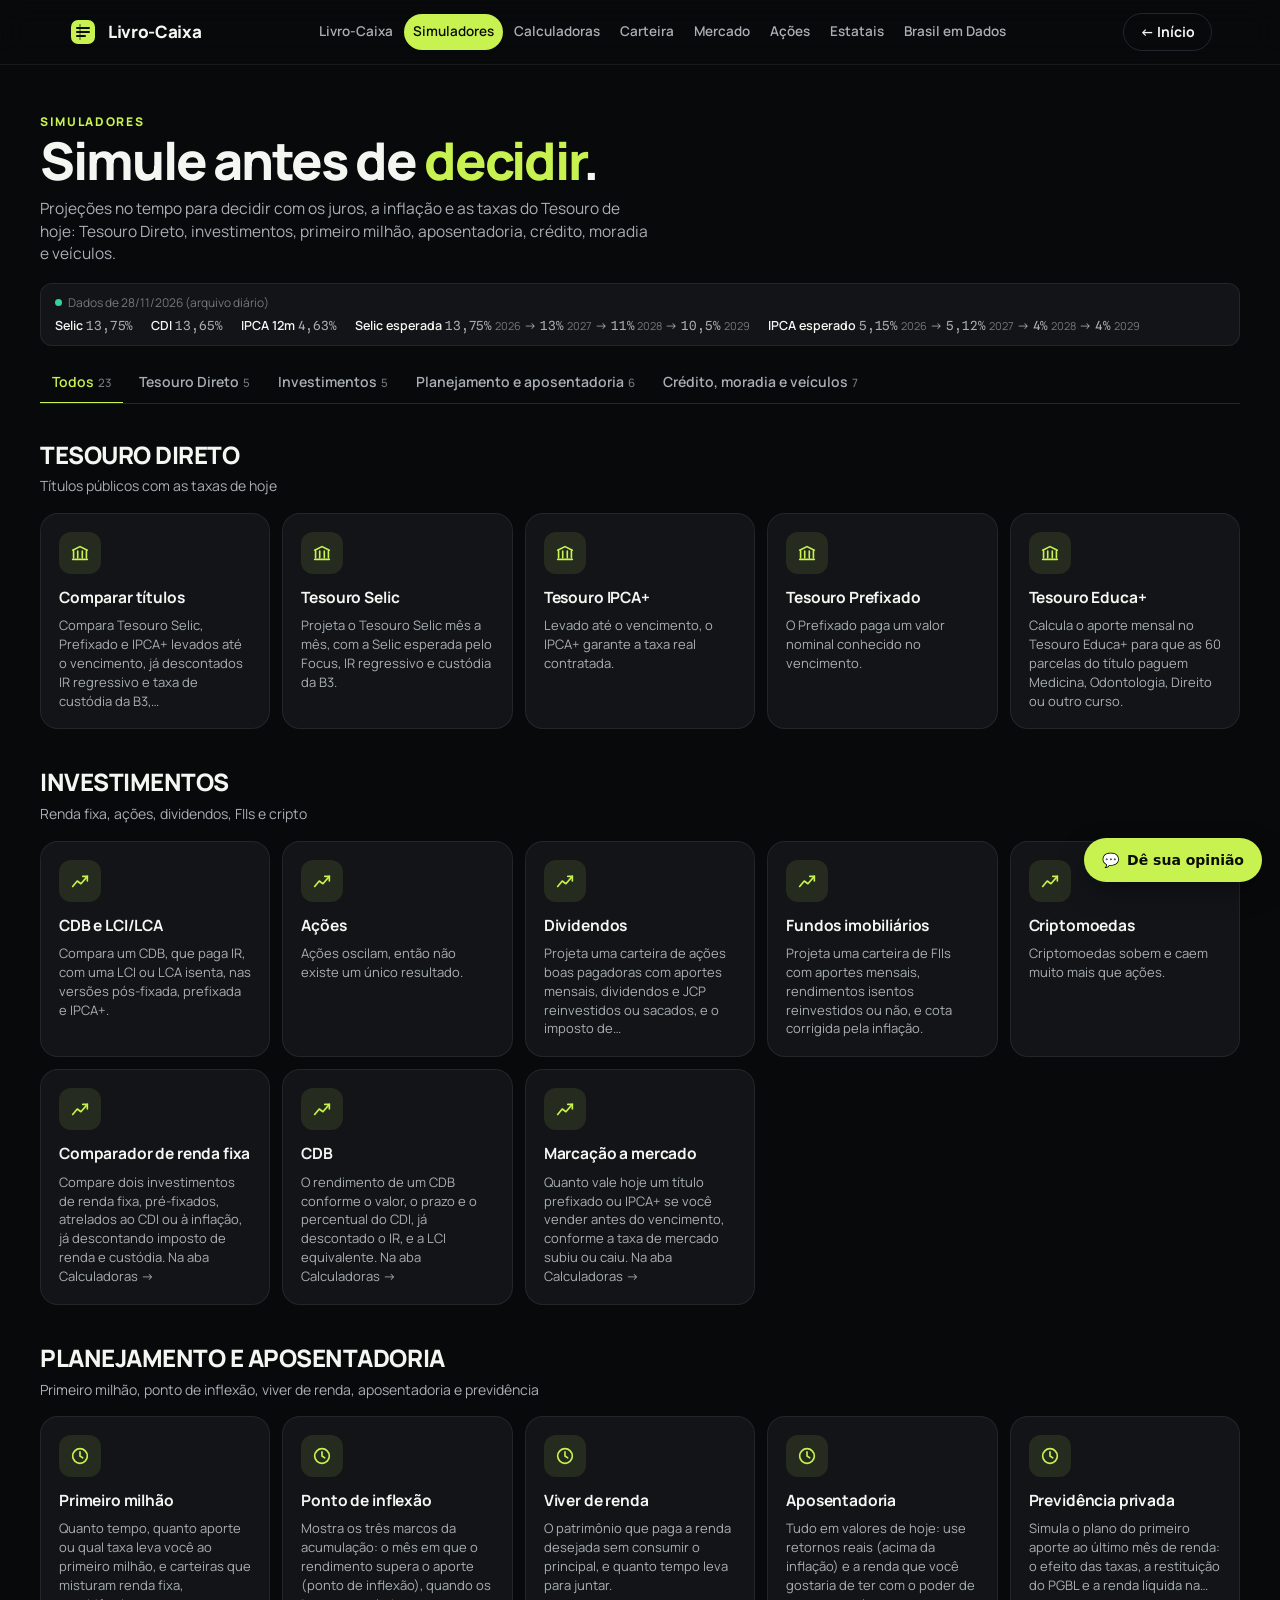
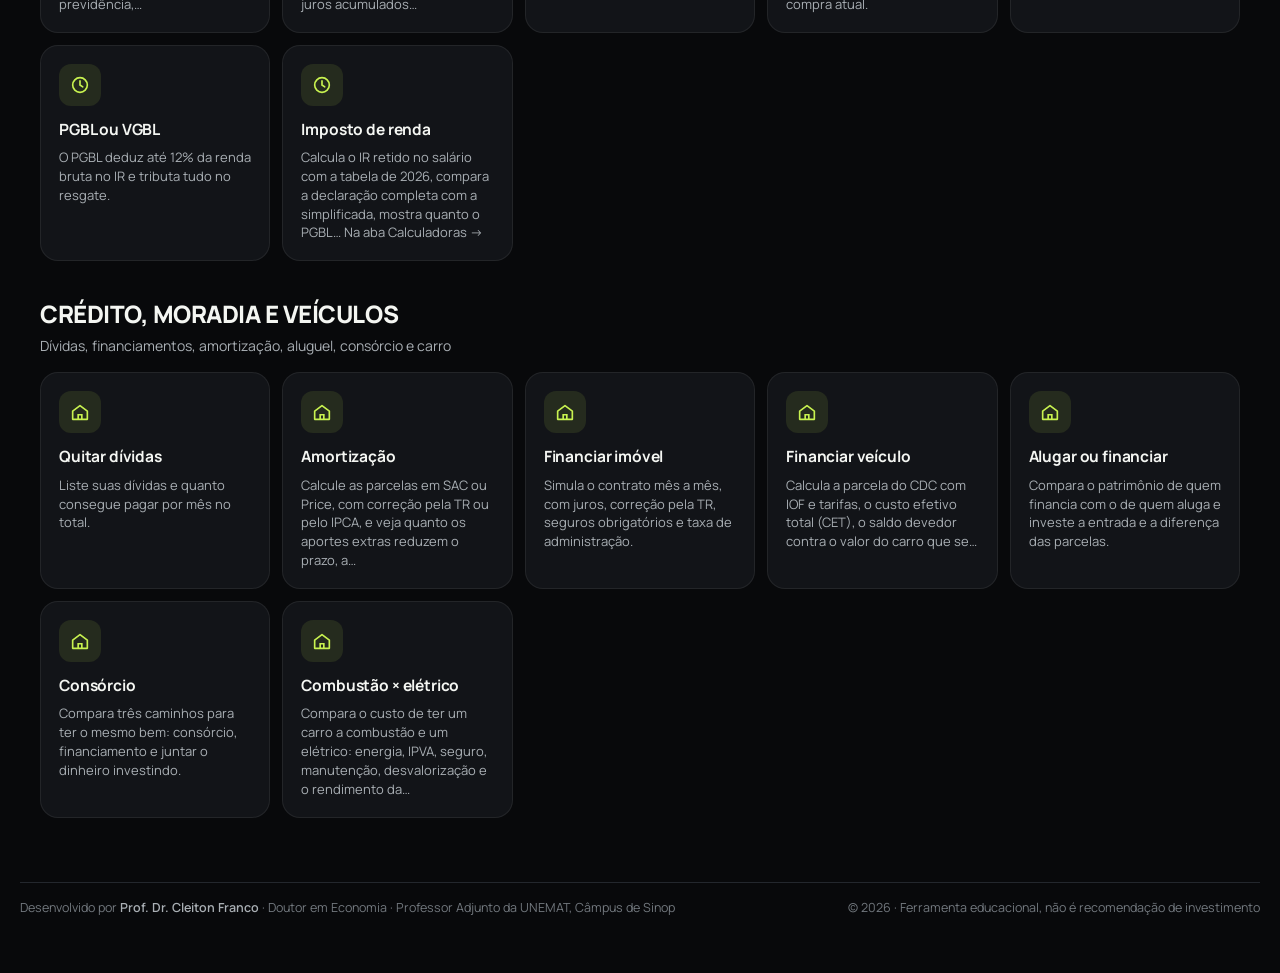
<file: simuladores.html>
<!doctype html>
<html lang="pt-BR">
<head>
<meta charset="utf-8">
<meta name="viewport" content="width=device-width, initial-scale=1, viewport-fit=cover">
<meta name="author" content="Prof. Dr. Cleiton Franco">
<title>Simuladores Livro-Caixa</title>
<link rel="preconnect" href="https://fonts.googleapis.com">
<link rel="preconnect" href="https://fonts.gstatic.com" crossorigin>
<link rel="stylesheet" href="https://fonts.googleapis.com/css2?family=Manrope:wght@400;500;600;700;800&family=Spline+Sans+Mono:wght@400;500;600&display=swap">
<style>
html,body{margin:0}
[hidden]{display:none!important}
:root{
  color-scheme:dark;
  --bg:#08090b; --bg-2:#0e1013; --surface:#121418; --surface-2:#1a1d22; --ink:#f4f6f2; --ink-2:#a9afb4; --muted:#72787e;
  --line:#23272d; --axis:#3a3f46; --accent:#c8f250; --accent-ink:#0b0d06; --accent-soft:rgba(200,242,80,.10);
  --s1:#3987e5; --s2:#d95926; --s3:#199e70; --s4:#c98500; --rec:#3987e5; --desp:#d95926;
  --neg:#3987e5; --pos:#e66767; --mid:#383835; --c1:#3987e5; --c2:#d95926; --c3:#7aa61f;
  --good:#34d399; --good-text:#34d399; --warn:#f5b83d; --crit:#f87171; --crit-text:#f87171;
  --ring:rgba(255,255,255,.07); --shadow:0 1px 0 rgba(255,255,255,.04) inset,0 24px 48px -24px rgba(0,0,0,.6);
  --sans:"Manrope",system-ui,-apple-system,"Segoe UI",sans-serif;
  --mono:"Spline Sans Mono",ui-monospace,"Cascadia Mono",Consolas,monospace;
}
*{box-sizing:border-box}
body{background:var(--bg);color:var(--ink);font-family:var(--sans);font-size:14px;line-height:1.45;padding-inline:16px;padding-block:20px 56px}
.wrap{max-width:1200px;margin:0 auto;display:flex;flex-direction:column;gap:18px}
button,input,select{font:inherit;color:inherit}
button{cursor:pointer}
:focus-visible{outline:2px solid var(--accent);outline-offset:2px;border-radius:6px}
.num{font-family:var(--mono);font-variant-numeric:tabular-nums;letter-spacing:-.01em}

header.top{display:flex;flex-direction:column;gap:4px}
.eyebrow{font-size:11px;font-weight:600;letter-spacing:.09em;text-transform:uppercase;color:var(--muted)}
h1{font-size:28px;line-height:1.1;margin:0;font-weight:700;letter-spacing:-.02em;text-wrap:balance}

.navsim{position:sticky;top:var(--tbh);z-index:10;background:var(--bg);padding-block:8px;margin-block:-8px;display:flex;flex-direction:column;gap:8px}
nav.grupos{display:flex;gap:4px;overflow-x:auto;scrollbar-width:thin;border-bottom:1px solid var(--line)}
nav.grupos button{flex:none;border:0;border-bottom:2px solid transparent;background:none;color:var(--ink-2);padding:8px 12px 9px;margin-bottom:-1px;font-weight:600;font-size:14px;white-space:nowrap}
nav.grupos button:hover{color:var(--ink)}
nav.grupos button[aria-selected="true"]{color:var(--accent);border-bottom-color:var(--accent)}
nav.grupos button small{font-weight:500;color:var(--muted);margin-left:4px;font-size:11.5px}
nav.tabs{display:flex;gap:6px;overflow-x:auto;scrollbar-width:thin}
nav.tabs button{flex:none;border:1px solid var(--line);background:var(--surface);color:var(--ink-2);padding:8px 14px;border-radius:999px;font-weight:500;font-size:13.5px;white-space:nowrap}
nav.tabs button:hover{color:var(--ink);background:var(--surface-2)}
nav.tabs button[aria-selected="true"]{background:var(--accent);border-color:var(--accent);color:var(--accent-ink);font-weight:600}

.mkt{display:flex;flex-wrap:wrap;gap:6px 18px;align-items:center;background:var(--surface);border:1px solid var(--ring);border-radius:12px;padding:10px 14px;font-size:12.5px;color:var(--ink-2)}
.mkt b{font-weight:600;color:var(--ink)}
.mkt small{color:var(--muted);font-size:11px}
.mkt .st{display:inline-flex;align-items:center;gap:6px;color:var(--muted);font-size:12px;flex-basis:100%}
.mkt .st i{width:7px;height:7px;border-radius:50%;background:var(--muted)}
.mkt .st.on i{background:var(--good)} .mkt .st.off i{background:var(--warn)}
.field small .mk{color:var(--accent)}
/* guias: como usar, entenda e perguntas frequentes */
.guia{margin-top:28px;display:grid;grid-template-columns:minmax(0,1fr) minmax(0,1.4fr);gap:16px;align-items:start}
.guia-lado{display:flex;flex-direction:column;gap:16px;min-width:0}
@media (max-width:860px){.guia{grid-template-columns:minmax(0,1fr)}}
.guia-col{background:var(--surface);border:1px solid var(--ring);border-radius:16px;padding:18px 20px;box-shadow:var(--shadow);min-width:0}
.guia h2{margin:0 0 12px;font-size:18px;letter-spacing:-.02em;font-weight:800}
.guia h3{margin:16px 0 6px;font-size:14.5px;font-weight:800;color:var(--ink)}
.guia h3:first-of-type{margin-top:0}
.guia p,.guia li{color:var(--ink-2);font-size:14px;line-height:1.6}
.guia p{margin:0 0 8px}
.guia ul,.guia ol{margin:0 0 8px;padding-left:20px}
.guia ol.passos{counter-reset:p;list-style:none;padding:0;display:flex;flex-direction:column;gap:10px}
.guia ol.passos li{counter-increment:p;display:grid;grid-template-columns:28px 1fr;gap:10px;align-items:start}
.guia ol.passos li::before{content:counter(p);width:26px;height:26px;border-radius:50%;background:var(--accent);color:var(--accent-ink);display:grid;place-items:center;font-weight:800;font-size:12.5px}
.guia b{color:var(--ink)}
.guia table{width:100%;border-collapse:collapse;font-size:13px;margin:6px 0 10px;display:block;overflow-x:auto}
.guia th,.guia td{padding:7px 6px;border-bottom:1px solid var(--line);text-align:left;vertical-align:top;color:var(--ink-2)}
.guia th{color:var(--muted);font-size:11.5px;text-transform:uppercase;letter-spacing:.05em}
.guia details{border-bottom:1px solid var(--line);padding:10px 0}
.guia summary{cursor:pointer;font-weight:700;font-size:14px;color:var(--ink)}
.guia details p{margin:8px 0 0}
.autor{max-width:1240px;margin:28px auto 0;padding-top:16px;border-top:1px solid var(--line);display:flex;flex-wrap:wrap;justify-content:space-between;gap:6px 16px;font-size:12.5px;color:var(--muted)}
.autor b{color:var(--ink-2);font-weight:600}
.veja{display:flex;flex-wrap:wrap;gap:8px;align-items:center;margin:0 0 16px;font-size:13px;color:var(--muted)}
.veja a{display:inline-flex;gap:6px;align-items:baseline;text-decoration:none;color:var(--ink);border:1px solid var(--line);border-radius:999px;padding:5px 12px;font-weight:600}
.veja a small{color:var(--muted);font-weight:500}
.veja a:hover{border-color:var(--accent)}
main.calc-ui{padding-top:6px}
</style>
<link rel="stylesheet" href="assets/tema.css?v=628af39c">
<link rel="stylesheet" href="assets/calc.css?v=243f2981">
<link rel="stylesheet" href="assets/sim.css?v=2f258f3e">
<!-- Contagem de visitas: GoatCounter (sem cookies; painel em dashboardfinan.goatcounter.com) -->
<script>
/* Quem chega pelo Instagram (?utm_source=instagram) conta no caminho "/instagram", que o rodapé da capa exibe; cada calculadora/simulador (#id) conta como uma página. */
window.goatcounter = {path: p => /[?&]utm_source=(instagram|ig)(&|$)/i.test(location.search) ? "/instagram" : p + location.hash};
addEventListener("hashchange", () => { if (window.goatcounter.count) window.goatcounter.count({path: location.pathname + location.hash}); });
</script>
<script data-goatcounter="https://dashboardfinan.goatcounter.com/count" async src="https://gc.zgo.at/count.js"></script>
</head>
<body>
<header class="topbar"><div class="tb-in">
  <a class="tb-brand" href="index.html" aria-label="Livro-Caixa, início"><svg width="30" height="30" viewBox="0 0 30 30" aria-hidden="true"><rect x="3" y="3" width="24" height="24" rx="7" fill="var(--accent)"/><path d="M9 11h12M9 15h12M9 19h8" stroke="var(--accent-ink)" stroke-width="2" stroke-linecap="round"/><path d="M12 7v16" stroke="var(--accent-ink)" stroke-opacity=".45" stroke-width="1.6"/></svg>Livro-Caixa</a>
  <nav aria-label="Ferramentas"><a href="livro-caixa.html">Livro-Caixa</a><a href="simuladores.html" aria-current="page">Simuladores</a><a href="calculadoras.html">Calculadoras</a><a href="carteira.html">Carteira</a><a href="mercado.html">Mercado</a><a href="acoes.html">Ações</a><a href="estatais.html">Estatais</a><a href="https://cleitonfranco74.github.io/financas_municipais/">Brasil em Dados</a></nav>
  <a class="tb-cta" href="index.html">← Início</a>
</div><div class="tb-menu"><a href="livro-caixa.html">Livro-Caixa</a><a href="simuladores.html" aria-current="page">Simuladores</a><a href="calculadoras.html">Calculadoras</a><a href="carteira.html">Carteira</a><a href="mercado.html">Mercado</a><a href="acoes.html">Ações</a><a href="estatais.html">Estatais</a><a href="https://cleitonfranco74.github.io/financas_municipais/">Brasil em Dados</a></div></header>
<div class="wrap">
  <header class="top">
    <span class="eyebrow">Simuladores</span>
    <h1>Simule antes de <em>decidir</em>.</h1>
    <p class="lead-top">Projeções no tempo para decidir com os juros, a inflação e as taxas do Tesouro de hoje: Tesouro Direto, investimentos, primeiro milhão, aposentadoria, crédito, moradia e veículos.</p>
  </header>
  <div class="mkt" id="mkt" aria-live="polite"><span class="st"><i></i>Buscando Selic, CDI, IPCA e Focus no Banco Central…</span></div>
  <div class="navsim">
    <nav class="grupos" id="grupos" role="tablist" aria-label="Grupos de simuladores"></nav>
    <nav class="tabs" id="tabs" role="tablist" aria-label="Simuladores do grupo"></nav>
  </div>
  <main id="main"></main>
</div>

<footer class="autor">
  <span>Desenvolvido por <b>Prof. Dr. Cleiton Franco</b> · Doutor em Economia · Professor Adjunto da UNEMAT, Câmpus de Sinop</span>
  <span>© 2026 · Ferramenta educacional, não é recomendação de investimento</span>
</footer>
<script src="assets/mercado.js?v=36494bdb"></script>
<script src="assets/guias.js?v=a2e3038d"></script>
<script src="assets/sim-lib.js?v=094a8fb8"></script>
<script src="assets/cotacoes.js?v=0db21308"></script>
<script src="assets/calc-lib.js?v=5759113d"></script>
<script src="assets/ferramentas.js?v=6d0d58eb"></script>
<script>
(() => {
/* Navegação da página de simuladores: vitrine, grupos e abas. As ferramentas vêm de SimLib e CalcLib. */
const $ = s => document.querySelector(s);
const esc = s => String(s).replace(/[&<>"']/g,c=>({"&":"&amp;","<":"&lt;",">":"&gt;",'"':"&quot;","'":"&#39;"}[c]));
const store = { get(k){ try { return JSON.parse(localStorage.getItem(k)||"null"); } catch { return null; } }, set(k,v){ try { localStorage.setItem(k, JSON.stringify(v)); } catch {} } };
const C = window.CalcLib, S = window.SimLib, F = window.Ferramentas;
const GRUPOS = [
  {id:"g-tesouro", nome:"Tesouro Direto", sub:"Títulos públicos com as taxas de hoje", ids:["tesouro","selic","ipca","prefixado","educa"]},
  {id:"g-invest", nome:"Investimentos", sub:"Renda fixa, ações, dividendos, FIIs e cripto", ids:["cdb","acoes","dividendos","fii","cripto"]},
  {id:"g-apos", nome:"Planejamento e aposentadoria", sub:"Primeiro milhão, ponto de inflexão, viver de renda, aposentadoria e previdência", ids:["milhao","inflexao","renda","aposentadoria","prevprivada","previdencia"]},
  {id:"g-credito", nome:"Crédito, moradia e veículos", sub:"Dívidas, financiamentos, amortização, aluguel, consórcio e carro", ids:["dividas","amortizacao","imovel","veiculo","alugar","consorcio","veiculo-ev"]},
].map(g=>({...g, ids: g.ids.filter(id=>S.tem(id)||C.tem(id))}));
/* contas com regra fixa que ficam na aba Calculadoras, mostradas como atalhos */
const ATALHOS = {"g-invest":["comp-rf","cdb-calc","marcacao"], "g-apos":["ir"]};
const ICS = {
  "g-tesouro":'<path d="M4 9l8-4 8 4M5 10v7M9.5 10v7M14.5 10v7M19 10v7M4 19h16" fill="none" stroke="currentColor" stroke-width="1.8" stroke-linecap="round"/>',
  "g-invest":'<path d="M4 18l5-6 4 3 7-8" fill="none" stroke="currentColor" stroke-width="1.8" stroke-linecap="round" stroke-linejoin="round"/><path d="M15 7h5v5" fill="none" stroke="currentColor" stroke-width="1.8" stroke-linecap="round"/>',
  "g-apos":'<circle cx="12" cy="12" r="8" fill="none" stroke="currentColor" stroke-width="1.8"/><path d="M12 7.5V12l3 2" fill="none" stroke="currentColor" stroke-width="1.8" stroke-linecap="round"/>',
  "g-credito":'<path d="M4 11l8-6 8 6v9H4z" fill="none" stroke="currentColor" stroke-width="1.8" stroke-linejoin="round"/><path d="M10 20v-5h4v5" fill="none" stroke="currentColor" stroke-width="1.8"/>',
  "g-viagem-x":'<path d="M3 13l18-7-5 14-3-6z" fill="none" stroke="currentColor" stroke-width="1.8" stroke-linejoin="round"/><path d="M13 14l8-8" stroke="currentColor" stroke-width="1.8"/>',
};
const total = GRUPOS.reduce((s,g)=>s+g.ids.length,0);
const grupoDe = id => GRUPOS.find(g=>g.ids.includes(id));
const chips = sel => `<button role="tab" data-g="todos" aria-selected="${sel==="todos"}">Todos<small>${total}</small></button>` + GRUPOS.map(g=>`<button role="tab" data-g="${g.id}" aria-selected="${sel===g.id}">${g.nome}<small>${g.ids.length}</small></button>`).join("");
const card = (g, id, href) => `<${href?`a href="${href}"`:`button type="button" data-sim="${id}"`} class="ccard"><span class="cic"><svg width="22" height="22" viewBox="0 0 24 24" aria-hidden="true">${ICS[g.id]||ICS["g-invest"]}</svg></span><b>${esc(F.nome(id))}</b><small>${esc(F.resumo(id))}${href?' <span class="ext">Na aba Calculadoras →</span>':""}</small></${href?"a":"button"}>`;
let atual = null;
function vitrine(){
  atual = null; C.desmontar(); S.desmontar();
  $("#grupos").innerHTML = chips("todos");
  $("#tabs").innerHTML = "";
  const main = $("#main"); main.className = "";
  main.innerHTML = GRUPOS.map(g=>`<section class="vit" id="${g.id}"><h2>${g.nome}</h2><p>${g.sub}</p><div class="cards">${
    g.ids.map(id=>card(g, id)).join("") + (ATALHOS[g.id]||[]).filter(id=>F.pagina(id)).map(id=>card(g, id, F.url(id))).join("")}</div></section>`).join("");
  document.title = "Simuladores Livro-Caixa";
  if (location.hash){ try { history.replaceState(null,"",location.pathname); } catch {} }
}
function select(id, push=true){
  if (!id) return vitrine();
  if (F.pagina(id) === "calculadoras"){ location.replace(F.url(id)); return; }      // mudou de aba: o link antigo continua valendo
  const g = grupoDe(id); if (!g) return vitrine();
  atual = id;
  $("#grupos").innerHTML = chips(g.id);
  $("#tabs").innerHTML = g.ids.map(x=>`<button role="tab" data-id="${x}" aria-selected="${x===id}">${esc(F.nome(x))}</button>`).join("");
  const main = $("#main"); C.desmontar(); S.desmontar();
  if (S.tem(id)){ main.className = "sim-ui"; S.montar(id, main); } else { main.className = "calc-ui"; C.montar(id, main); }
  main.insertAdjacentHTML("afterbegin", F.vejaHTML(id));
  store.set("grupo:"+g.id, id);
  document.title = `${F.nome(id)} · Simuladores Livro-Caixa`;
  if (push){ try { history.replaceState(null,"","#"+id); } catch {} }
}
$("#grupos").addEventListener("click", e=>{ const b=e.target.closest("button"); if (!b) return;
  if (b.dataset.g==="todos") return vitrine();
  const g = GRUPOS.find(x=>x.id===b.dataset.g);
  if (!atual){ document.getElementById(g.id)?.scrollIntoView({behavior:"smooth", block:"start"}); return; }
  const ultimo = store.get("grupo:"+g.id); select(g.ids.includes(ultimo) ? ultimo : g.ids[0], true); });
$("#tabs").addEventListener("click", e=>{ const b=e.target.closest("button"); if (b){ select(b.dataset.id); b.scrollIntoView({block:"nearest",inline:"nearest"}); } });
$("#main").addEventListener("click", e=>{ const c=e.target.closest("button.ccard"); if (c){ select(c.dataset.sim); window.scrollTo({top:0}); } });
window.addEventListener("hashchange", ()=>{ const h=location.hash.slice(1); if (!h) vitrine(); else if (h!==atual) select(h,false); });
select(location.hash.slice(1), false);
})();
</script>
<script src="assets/feedback.js?v=150e3030" data-site="Livro-Caixa" data-cor="#c8f250" defer></script>
</body>
</html>
</file>
<file: assets/calc.css>
/* Estilos do motor de calculadoras (assets/calc-lib.js), restritos a .calc-ui. Gerado a partir de calculadoras.html. */
.calc-ui{padding-top:24px}
.calc-ui .calc-head{display:flex;flex-wrap:wrap;justify-content:space-between;align-items:flex-end;gap:8px 24px;margin-bottom:18px}
.calc-ui .calc-head h2{margin:0;font-size:clamp(24px,3vw,34px);letter-spacing:-.03em;line-height:1.1;font-weight:800}
.calc-ui .calc-head p{margin:6px 0 0;color:var(--ink-2);max-width:70ch}
.calc-ui .grid{display:grid;grid-template-columns:minmax(0,360px) minmax(0,1fr);gap:16px;align-items:start}
@media (max-width:900px){.calc-ui .grid{grid-template-columns:minmax(0,1fr)}
}
.calc-ui .card{background:var(--surface);border:1px solid var(--ring);border-radius:22px;padding:20px}
.calc-ui form.campos{display:flex;flex-direction:column;gap:14px}
@media (min-width:901px){.calc-ui form.campos{position:sticky;top:calc(var(--tbh,64px) + 114px)}
}
.calc-ui .grp-t{font-size:11.5px;font-weight:800;letter-spacing:.12em;text-transform:uppercase;color:var(--muted);margin:6px 0 -4px;padding-top:10px;border-top:1px solid var(--line)}
.calc-ui .grp-t:first-child{border-top:0;padding-top:0;margin-top:0}
.calc-ui .f label{display:block;font-size:13px;font-weight:600;color:var(--ink-2);margin-bottom:6px}
.calc-ui .f .in{display:flex;align-items:center;background:var(--bg);border:1px solid var(--line);border-radius:12px;height:44px;padding-inline:12px;gap:8px;transition:border-color .15s}
.calc-ui .f .in:focus-within{border-color:var(--accent)}
.calc-ui .f .in span{color:var(--muted);font-size:13px;white-space:nowrap}
.calc-ui .f input,.calc-ui .f select{flex:1;min-width:0;width:100%;border:0;background:transparent;outline:none;height:100%;font-family:var(--mono);font-size:15px}
.calc-ui .f input[type=date]{color-scheme:dark}
.calc-ui .f select{font-family:var(--sans);font-weight:600;cursor:pointer}
.calc-ui .f select option{background:var(--surface)}
.calc-ui .f small{display:block;font-size:12px;color:var(--muted);margin-top:5px}
.calc-ui .seg{display:flex;background:var(--bg);border:1px solid var(--line);border-radius:12px;padding:3px;gap:3px}
.calc-ui .seg button{flex:1;border:0;background:none;color:var(--ink-2);height:36px;border-radius:9px;font-weight:700;font-size:13px;padding-inline:6px}
.calc-ui .seg button[aria-pressed="true"]{background:var(--surface-2);color:var(--ink)}
.calc-ui .reset{align-self:flex-start;border:0;background:none;color:var(--muted);font-size:12.5px;padding:0;text-decoration:underline;text-underline-offset:3px}
.calc-ui .reset:hover{color:var(--ink)}
.calc-ui .res{display:flex;flex-direction:column;gap:16px;min-width:0}
.calc-ui .verdict{border-radius:22px;padding:20px 22px;background:linear-gradient(135deg,rgba(200,242,80,.14),rgba(200,242,80,.03));border:1px solid rgba(200,242,80,.25);font-size:16px;line-height:1.5}
.calc-ui .verdict b{color:var(--accent)}
.calc-ui .kpis{display:grid;grid-template-columns:repeat(auto-fit,minmax(min(100%,190px),1fr));gap:10px}
.calc-ui .kpi{background:var(--surface);border:1px solid var(--ring);border-radius:18px;padding:16px 18px;min-width:0}
.calc-ui .kpi span{display:flex;align-items:center;gap:6px;font-size:11.5px;font-weight:700;letter-spacing:.07em;text-transform:uppercase;color:var(--muted)}
.calc-ui .kpi span i{width:10px;height:10px;border-radius:3px;flex:none}
.calc-ui .kpi b{display:block;font-family:var(--mono);font-weight:500;font-size:clamp(19px,2vw,24px);letter-spacing:-.03em;margin-top:6px;overflow-wrap:anywhere}
.calc-ui .kpi small{display:block;font-size:12.5px;color:var(--ink-2);margin-top:2px}
.calc-ui .kpi.hl b{color:var(--accent)}
.calc-ui .duo{display:grid;grid-template-columns:1fr 1fr;gap:16px}
@media (max-width:640px){.calc-ui .duo{grid-template-columns:1fr}
}
.calc-ui .card h3{margin:0 0 12px;font-size:15px;letter-spacing:-.01em;font-weight:800;display:flex;align-items:center;gap:8px}
.calc-ui .card h3 i{width:10px;height:10px;border-radius:3px}
.calc-ui .card h3 .sub{font-weight:600;color:var(--muted);font-size:13px;margin-left:auto}
.calc-ui table{width:100%;border-collapse:collapse;font-size:13.5px}
.calc-ui td,.calc-ui th{padding:8px 4px;border-bottom:1px solid var(--line);text-align:left;vertical-align:top}
.calc-ui th{font-size:11.5px;letter-spacing:.06em;text-transform:uppercase;color:var(--muted);font-weight:700}
.calc-ui td.n,.calc-ui th.n{text-align:right;font-family:var(--mono);font-variant-numeric:tabular-nums;white-space:nowrap}
.calc-ui td small{color:var(--muted);display:block;font-size:12px}
.calc-ui tr.neg td.n{color:var(--ink-2)}
.calc-ui tr.tot td{font-weight:800;border-bottom:0;padding-top:10px}
.calc-ui tr.tot td.n{color:var(--ink)}
.calc-ui .tblwrap{overflow-x:auto}
.calc-ui tr.meta td{background:var(--accent-soft)}
.calc-ui tr.meta td em{font-style:normal;font-size:10.5px;font-weight:800;letter-spacing:.08em;color:var(--accent);margin-left:6px}
.calc-ui .tscroll{max-height:420px;overflow-y:auto}
.calc-ui table.col1 td:first-child{min-width:170px}
.calc-ui .tscroll thead th{position:sticky;top:0;background:var(--surface);z-index:1}
.calc-ui .mini{margin:-4px 0 14px;color:var(--ink-2);font-size:13.5px}
.calc-ui .carts{display:grid;grid-template-columns:repeat(3,minmax(0,1fr));gap:12px}
@media (max-width:1100px){.calc-ui .carts{grid-template-columns:minmax(0,1fr)}
}
.calc-ui .cart{background:var(--surface);border:1px solid var(--ring);border-radius:22px;padding:18px;display:flex;flex-direction:column;gap:14px}
.calc-ui .cart.sug{border-color:rgba(200,242,80,.45);box-shadow:0 0 0 1px rgba(200,242,80,.15) inset}
.calc-ui .cart-h{display:flex;justify-content:space-between;align-items:center;gap:8px}
.calc-ui .cart h4{margin:0;font-size:18px;letter-spacing:-.02em;font-weight:800}
.calc-ui .badge{font-size:11px;font-weight:800;letter-spacing:.06em;text-transform:uppercase;background:var(--accent);color:var(--accent-ink);border-radius:999px;padding:3px 10px}
.calc-ui .aloc{display:flex;gap:2px;height:14px;border-radius:4px;overflow:hidden}
.calc-ui .aloc i{min-width:3px}
.calc-ui .cls{list-style:none;margin:0;padding:0;display:flex;flex-direction:column;gap:6px;font-size:13.5px;color:var(--ink-2)}
.calc-ui .cls li{display:flex;align-items:center;gap:8px}
.calc-ui .cls li i{width:10px;height:10px;border-radius:3px;flex:none}
.calc-ui .cls li b{margin-left:auto;color:var(--ink);font-weight:500}
.calc-ui .cart dl{margin:0;display:flex;flex-direction:column;gap:0;border-top:1px solid var(--line)}
.calc-ui .cart dl div{display:flex;justify-content:space-between;gap:10px;padding:7px 0;border-bottom:1px solid var(--line);font-size:13px}
.calc-ui .cart dt{color:var(--ink-2)}
.calc-ui .cart dd{margin:0;text-align:right;white-space:nowrap}
.calc-ui .cart dd.prob{color:var(--accent);font-weight:600}
.calc-ui .glide{display:flex;flex-direction:column;gap:12px}
.calc-ui .gl{display:grid;grid-template-columns:150px minmax(0,1fr) 170px;gap:12px;align-items:center;font-size:13px;color:var(--ink-2)}
.calc-ui .gl .aloc{height:18px}
.calc-ui .gl small{text-align:right;color:var(--muted)}
@media (max-width:640px){.calc-ui .gl{grid-template-columns:minmax(0,1fr)}
.calc-ui .gl small{text-align:left}
}
.calc-ui .grid.wide{grid-template-columns:minmax(0,1fr)}
.calc-ui form.campos.wide{display:grid;grid-template-columns:1fr 1fr;gap:16px 28px;position:static}
.calc-ui form.campos.wide [data-full]{grid-column:1/-1;max-width:calc(50% - 14px)}
.calc-ui form.campos.wide .reset{grid-column:1/-1}
.calc-ui .dsuf{color:var(--muted);font-size:13px;white-space:nowrap}
@media (max-width:700px){.calc-ui form.campos.wide{grid-template-columns:minmax(0,1fr)}
.calc-ui form.campos.wide [data-full]{max-width:none}
.calc-ui form.campos.wide [data-side="A"]{order:1}
.calc-ui form.campos.wide [data-side="B"]{order:2}
.calc-ui form.campos.wide [data-side="B"][data-w="tipoB"]{margin-top:10px;padding-top:16px;border-top:1px solid var(--line)}
.calc-ui form.campos.wide [data-full]{order:3}
.calc-ui form.campos.wide .reset{order:4}
}
.calc-ui .mini-dl{margin:12px 0 0;border-top:1px solid var(--line)}
.calc-ui .mini-dl div{display:flex;justify-content:space-between;gap:10px;padding:7px 0;border-bottom:1px solid var(--line);font-size:13px}
.calc-ui .mini-dl dt{color:var(--ink-2)}
.calc-ui .mini-dl dd{margin:0;text-align:right}
.calc-ui .cmp{display:flex;flex-direction:column;gap:14px;margin-bottom:16px}
.calc-ui .cats{max-width:720px}
.calc-ui .cats{overflow-x:auto;scrollbar-width:none}
.calc-ui .cats button{white-space:nowrap;flex:none;padding-inline:12px}
@media (min-width:640px){.calc-ui .cats button{flex:1}
}
.calc-ui .busca{position:relative;max-width:620px}
.calc-ui .sug{position:absolute;left:0;right:0;top:100%;margin:6px 0 0;padding:6px;list-style:none;background:var(--surface-2);border:1px solid var(--line);border-radius:14px;z-index:5;box-shadow:0 18px 40px -16px rgba(0,0,0,.8);max-height:320px;overflow-y:auto}
.calc-ui .sug button{width:100%;display:flex;gap:10px;align-items:baseline;background:none;border:0;padding:9px 10px;border-radius:10px;text-align:left}
.calc-ui .sug button:hover,.calc-ui .sug button:focus-visible{background:var(--surface)}
.calc-ui .sug b{font-family:var(--mono);font-weight:600;min-width:64px}
.calc-ui .sug span{color:var(--ink-2);font-size:13.5px}
.calc-ui .sug .vazio{padding:9px 10px;color:var(--muted);font-size:13.5px}
.calc-ui .chips{display:flex;flex-wrap:wrap;gap:8px}
.calc-ui .chip{display:inline-flex;align-items:center;gap:8px;background:var(--bg);border:1px solid var(--line);border-radius:14px;padding:8px 8px 8px 12px}
.calc-ui .chip i{width:10px;height:10px;border-radius:3px}
.calc-ui .chip b{font-family:var(--mono);font-weight:600;font-size:14px}
.calc-ui .chip small{color:var(--muted);font-size:12.5px;max-width:160px;overflow:hidden;text-overflow:ellipsis;white-space:nowrap}
.calc-ui .chip button{border:0;background:var(--surface-2);color:var(--ink-2);width:24px;height:24px;border-radius:50%;line-height:1;font-size:16px}
.calc-ui .chip button:hover{color:var(--ink);background:var(--line)}
.calc-ui .cmp-t th .hd{display:inline-flex;align-items:center;gap:6px;color:var(--ink);font-family:var(--mono);font-size:12.5px;letter-spacing:0}
.calc-ui .cmp-t th .hd i{width:9px;height:9px;border-radius:2px}
.calc-ui .cmp-t td.best{color:var(--accent);font-weight:600}
.calc-ui .am{display:flex;flex-direction:column;gap:16px}
.calc-ui .mods{display:grid;grid-template-columns:repeat(4,minmax(0,1fr));gap:10px}
@media (max-width:760px){.calc-ui .mods{grid-template-columns:repeat(2,minmax(0,1fr))}
}
.calc-ui .mods button{display:grid;grid-template-columns:auto 1fr;gap:2px 8px;align-items:center;text-align:left;background:var(--bg);border:1px solid var(--line);border-radius:14px;padding:12px 14px;color:var(--ink)}
.calc-ui .mods button svg{grid-row:1;color:var(--ink-2)}
.calc-ui .mods button b{font-size:14.5px}
.calc-ui .mods button small{grid-column:1/-1;color:var(--muted);font-size:12.5px}
.calc-ui .mods button[aria-pressed="true"]{border-color:var(--accent);background:var(--accent-soft)}
.calc-ui .mods button[aria-pressed="true"] svg{color:var(--accent)}
.calc-ui .am-grid{display:grid;grid-template-columns:1fr 1fr;gap:14px 24px}
.calc-ui .am-grid > .f:first-child{grid-column:1/-1}
@media (max-width:640px){.calc-ui .am-grid{grid-template-columns:minmax(0,1fr)}
}
.calc-ui .xbox{background:var(--bg-2);border:1px solid var(--ring);border-radius:18px;padding:16px;display:flex;flex-direction:column;gap:12px}
.calc-ui .xhead{display:flex;flex-wrap:wrap;justify-content:space-between;align-items:center;gap:12px}
.calc-ui .xrow{display:grid;grid-template-columns:repeat(4,minmax(0,1fr)) auto auto;gap:10px;align-items:end;padding:12px;border:1px solid var(--line);border-radius:14px;background:var(--surface)}
@media (max-width:760px){.calc-ui .xrow{grid-template-columns:1fr 1fr}
}
.calc-ui .chk{display:flex;align-items:center;gap:8px;font-size:13px;font-weight:600;color:var(--ink-2);height:44px;white-space:nowrap}
.calc-ui .chk input{width:18px;height:18px;accent-color:var(--accent)}
.calc-ui .xrm{border:0;background:var(--surface-2);color:var(--ink-2);width:36px;height:36px;border-radius:50%;font-size:18px;margin-bottom:4px}
.calc-ui .xrm:hover{color:var(--ink)}
.calc-ui .addx{align-self:flex-start;border:1px dashed var(--line);background:none;color:var(--accent);font-weight:700;border-radius:12px;padding:10px 14px}
.calc-ui .addx:hover{border-color:var(--accent)}
.calc-ui .barras{display:flex;flex-direction:column;gap:10px}
.calc-ui .br{display:grid;grid-template-columns:minmax(0,190px) minmax(0,1fr) 90px 52px;gap:10px;align-items:center;font-size:13.5px;color:var(--ink-2)}
.calc-ui .br .bt{height:10px;background:var(--bg);border-radius:4px;overflow:hidden}
.calc-ui .br .bt i{display:block;height:100%;background:var(--c1);border-radius:4px}
.calc-ui .br b{text-align:right;color:var(--ink);font-weight:500}
.calc-ui .br small{text-align:right;color:var(--muted)}
@media (max-width:560px){.calc-ui .br{grid-template-columns:minmax(0,1fr) 80px}
.calc-ui .br .bt{grid-column:1/-1;order:3}
.calc-ui .br small{display:none}
}
.calc-ui i.dot{display:inline-block;width:10px;height:10px;border-radius:3px;margin-right:8px;vertical-align:-1px}
.calc-ui .notes{margin:0;padding:16px 18px 16px 34px;background:var(--bg-2);border:1px solid var(--ring);border-radius:18px;color:var(--ink-2);font-size:13px;display:flex;flex-direction:column;gap:6px}
.calc-ui .warn{padding:12px 16px;border-radius:14px;border:1px solid rgba(248,113,113,.35);background:rgba(248,113,113,.08);color:var(--ink);font-size:13.5px}
.calc-ui .warn::before{content:"⚠ ";color:var(--crit)}
.calc-ui .chart{position:relative}
.calc-ui .chart svg{display:block;width:100%;overflow:visible}
.calc-ui .chart text{font-family:var(--sans);font-size:11px;fill:var(--muted)}
.calc-ui .chart .tn{font-family:var(--mono);font-size:10.5px}
.calc-ui .chart .dl{font-family:var(--sans);font-size:11.5px;font-weight:700;fill:var(--ink)}
.calc-ui .legend{display:flex;gap:14px;font-size:12.5px;color:var(--ink-2);flex-wrap:wrap;margin-bottom:8px}
.calc-ui .legend span{display:inline-flex;align-items:center;gap:6px}
.calc-ui .legend i{width:14px;height:4px;border-radius:2px}
.calc-ui .tip{position:absolute;pointer-events:none;background:var(--surface-2);border:1px solid var(--line);border-radius:12px;padding:8px 10px;font-size:12px;box-shadow:0 12px 30px -10px rgba(0,0,0,.7);min-width:150px;z-index:2}
.calc-ui .tip b{display:block;font-size:12px;margin-bottom:4px;color:var(--ink)}
.calc-ui .tip div{display:flex;justify-content:space-between;gap:12px;color:var(--ink-2)}
.calc-ui .tip div i{display:inline-block;width:8px;height:8px;border-radius:2px;margin-right:6px}
.calc-ui .tip div em{font-style:normal;font-family:var(--mono);color:var(--ink)}


/* passagens para Roma */
.calc-ui .r-dir{height:44px}
.calc-ui .brb{width:100%;background:none;border:0;padding:4px 6px;margin:0 -6px;border-radius:10px;text-align:left;color:inherit;font:inherit;cursor:pointer}
.calc-ui .brb:hover{background:var(--surface-2)}
.calc-ui .brb.on{background:var(--accent-soft);outline:1px solid rgba(200,242,80,.4)}
.calc-ui .cias{display:grid;grid-template-columns:repeat(auto-fill,minmax(min(100%,240px),1fr));gap:10px}
.calc-ui .cia{background:var(--bg);border:1px solid var(--line);border-radius:16px;padding:14px;display:flex;flex-direction:column;gap:8px}
.calc-ui .cia-h{display:flex;justify-content:space-between;align-items:center;gap:8px}
.calc-ui .cia-h b{font-size:15px}
.calc-ui .cia .tag{font-family:var(--mono);font-size:11.5px;color:var(--muted);border:1px solid var(--line);border-radius:6px;padding:1px 6px}
.calc-ui .cia small{color:var(--ink-2);font-size:12.5px;line-height:1.4}
.calc-ui .cia-p{font-size:13px;color:var(--ink-2)}
.calc-ui .cia-p b{color:var(--accent);font-family:var(--mono);font-weight:600}
.calc-ui .cia-l{display:flex;flex-wrap:wrap;gap:6px;margin-top:auto}
.calc-ui .lk{display:inline-flex;align-items:center;text-decoration:none;color:var(--ink);border:1px solid var(--line);border-radius:999px;padding:5px 12px;font-size:12.5px;font-weight:700;white-space:nowrap}
.calc-ui .lk:hover{border-color:var(--accent);color:var(--accent)}
.calc-ui .cia-l.big .lk{padding:9px 16px;font-size:14px}
.calc-ui .barras .brb{grid-template-columns:minmax(0,150px) minmax(0,1fr) 84px 74px}
.calc-ui .barras .brb small{white-space:nowrap}
@media (max-width:560px){.calc-ui .barras .brb{grid-template-columns:minmax(0,1fr) 84px}}
</file>
<file: assets/sim.css>
/* Estilos do motor de simuladores (assets/sim-lib.js), restritos a .sim-ui. Gerado a partir de simuladores.html. */
.sim-ui .sim{display:grid;grid-template-columns:minmax(0,340px) minmax(0,1fr);gap:16px;align-items:start}
@media (max-width:920px){.sim-ui .sim{grid-template-columns:1fr}
}
.sim-ui .panel{background:var(--surface);border-radius:16px;border:1px solid var(--ring);box-shadow:var(--shadow);padding:18px 20px;display:flex;flex-direction:column;gap:14px;min-width:0}
.sim-ui .inputs{position:sticky;top:calc(var(--tbh,64px) + 106px)}
@media (max-width:920px){.sim-ui .inputs{position:static}
}
.sim-ui h2{font-size:19px;margin:0;font-weight:700;letter-spacing:-.015em;text-wrap:balance}
.sim-ui h3{font-size:15px;margin:0;font-weight:650}
.sim-ui .lede{color:var(--ink-2);margin:0;font-size:13.5px;max-width:62ch}
.sim-ui .fields{display:grid;grid-template-columns:1fr 1fr;gap:12px 10px}
.sim-ui .field{display:flex;flex-direction:column;gap:4px;min-width:0}
.sim-ui .field.wide{grid-column:1/-1}
.sim-ui .field label{font-size:11px;font-weight:600;letter-spacing:.06em;text-transform:uppercase;color:var(--muted)}
.sim-ui .inp{display:flex;align-items:center;height:38px;border:1px solid var(--line);border-radius:10px;background:var(--bg);padding:0 10px;gap:6px;min-width:0}
.sim-ui .inp:focus-within{border-color:var(--accent);box-shadow:0 0 0 3px var(--accent-soft)}
.sim-ui .inp input{border:0;background:none;outline:none;width:100%;min-width:0;font-family:var(--mono);font-variant-numeric:tabular-nums;font-size:13.5px}
.sim-ui .inp input[type=date]{color:inherit}
.sim-ui .lnks{display:grid;grid-template-columns:repeat(auto-fit,minmax(180px,1fr));gap:10px}
.sim-ui .lnk{display:flex;flex-direction:column;gap:2px;padding:12px 14px;border:1px solid var(--line);border-radius:12px;text-decoration:none;color:var(--ink);background:var(--bg)}
.sim-ui .lnk:hover{border-color:var(--accent)}
.sim-ui .lnk b{color:var(--accent)}
.sim-ui .lnk span{font-size:12px;color:var(--muted)}
.sim-ui .stk{display:flex;flex-direction:column;gap:12px;margin-top:6px}
.sim-ui .stkrow{display:grid;grid-template-columns:90px minmax(0,1fr) auto;align-items:center;gap:10px;font-size:13.5px}
.sim-ui .stkbar{display:flex;height:22px;border-radius:6px;overflow:hidden;background:var(--surface-2)}
.sim-ui .stkbar i{display:block;height:100%}
.sim-ui .stkrow .v{font-family:var(--mono);font-variant-numeric:tabular-nums;font-size:13px;min-width:90px;text-align:right}
@media (max-width:520px){.sim-ui .stkrow{grid-template-columns:70px minmax(0,1fr);}
.sim-ui .stkrow .v{grid-column:2;text-align:left}
}
.sim-ui .inp span{color:var(--muted);font-size:12px;white-space:nowrap}
.sim-ui .inp.bad{border-color:var(--crit)}
.sim-ui .field select{height:38px;border:1px solid var(--line);border-radius:10px;background:var(--bg);padding:0 8px;width:100%}
.sim-ui .field small{font-size:11.5px;color:var(--muted);line-height:1.3}
.sim-ui .linkbtn{background:none;border:0;padding:0;color:var(--accent);font-weight:600;font-size:11.5px;text-align:left;cursor:pointer}
.sim-ui .linkbtn:hover{text-decoration:underline}
.sim-ui .sect{grid-column:1/-1;font-size:11px;font-weight:700;letter-spacing:.08em;text-transform:uppercase;color:var(--accent);padding-top:6px;border-top:1px solid var(--line)}
.sim-ui .rowbtns{display:flex;justify-content:space-between;gap:8px;flex-wrap:wrap}
.sim-ui .textbtn{background:none;border:0;padding:4px 2px;color:var(--accent);font-weight:600;font-size:13px}
.sim-ui .textbtn:hover{text-decoration:underline}
.sim-ui .results{display:flex;flex-direction:column;gap:16px;min-width:0}
.sim-ui .verdict{background:var(--accent-soft);border-radius:16px;padding:18px 20px;display:flex;flex-direction:column;gap:6px}
.sim-ui .verdict .tag{font-size:11px;font-weight:700;letter-spacing:.08em;text-transform:uppercase;color:var(--accent)}
.sim-ui .verdict p{margin:0;font-size:16.5px;line-height:1.45;font-weight:500;max-width:70ch;text-wrap:pretty}
.sim-ui .verdict p + p{font-size:14px;font-weight:400;color:var(--ink-2)}
.sim-ui .verdict.err{background:color-mix(in srgb,var(--crit) 12%,var(--surface))}
.sim-ui .verdict.err .tag{color:var(--crit-text)}
.sim-ui .kpis{display:grid;grid-template-columns:repeat(auto-fit,minmax(170px,1fr));gap:10px}
.sim-ui .kpi{background:var(--surface);border-radius:14px;padding:14px 16px;border:1px solid var(--ring);box-shadow:var(--shadow);display:flex;flex-direction:column;gap:4px;min-width:0}
.sim-ui .kpi .lbl{font-size:11.5px;font-weight:600;letter-spacing:.05em;text-transform:uppercase;color:var(--ink-2);display:flex;gap:7px;align-items:center}
.sim-ui .kpi .lbl i{width:8px;height:8px;border-radius:2px;flex:none}
.sim-ui .kpi .val{font-family:var(--mono);font-size:21px;font-weight:500;letter-spacing:-.03em;line-height:1.2;overflow-wrap:anywhere}
.sim-ui .kpi .hint{font-size:12px;color:var(--muted)}
.sim-ui .kpi.win{border-color:color-mix(in srgb,var(--accent) 55%,transparent)}
.sim-ui .badge{display:inline-flex;align-items:center;gap:4px;font-size:10.5px;font-weight:700;letter-spacing:.05em;text-transform:uppercase;padding:2px 7px;border-radius:999px;background:var(--accent);color:var(--accent-ink)}
.sim-ui .phead{display:flex;flex-wrap:wrap;justify-content:space-between;align-items:baseline;gap:6px 14px}
.sim-ui .sub{font-size:12.5px;color:var(--muted)}
.sim-ui .legend{display:flex;flex-wrap:wrap;gap:6px 14px;font-size:12.5px;color:var(--ink-2)}
.sim-ui .legend span{display:inline-flex;align-items:center;gap:6px}
.sim-ui .legend i{width:14px;height:3px;border-radius:2px;display:inline-block}
.sim-ui .chart{position:relative;width:100%}
.sim-ui .chart svg{display:block;width:100%;overflow:visible}
.sim-ui .chart text{font-family:var(--sans);font-size:11.5px;fill:var(--muted)}
.sim-ui .chart .tn{font-family:var(--mono);font-size:10.5px}
.sim-ui .tip{position:absolute;pointer-events:none;background:var(--surface);color:var(--ink);border:1px solid var(--line);border-radius:10px;padding:10px 12px;font-size:12.5px;box-shadow:0 8px 24px -8px rgba(0,0,0,.25);min-width:190px;z-index:5}
.sim-ui .tip .t{font-weight:600;margin-bottom:6px}
.sim-ui .tip .r{display:flex;justify-content:space-between;gap:16px;align-items:center}
.sim-ui .tip .r span:first-child{display:flex;align-items:center;gap:6px;color:var(--ink-2)}
.sim-ui .tip .r i{width:8px;height:8px;border-radius:2px}
.sim-ui .tablewrap{overflow-x:auto}
.sim-ui table{width:100%;border-collapse:collapse;min-width:520px;font-size:13px}
.sim-ui th{text-align:left;font-size:10.5px;font-weight:600;letter-spacing:.07em;text-transform:uppercase;color:var(--muted);padding:8px 10px;border-bottom:1px solid var(--line);white-space:nowrap}
.sim-ui td{padding:9px 10px;border-bottom:1px solid var(--line);vertical-align:middle}
.sim-ui td.n,.sim-ui th.n{text-align:right;white-space:nowrap}
.sim-ui tr.best td{background:color-mix(in srgb,var(--accent-soft) 60%,transparent)}
.sim-ui td .sw{display:inline-block;width:8px;height:8px;border-radius:2px;margin-right:7px;vertical-align:middle}
.sim-ui .neg{color:var(--crit-text)}
.sim-ui .bars{display:flex;flex-direction:column;gap:10px}
.sim-ui .bar{display:grid;grid-template-columns:minmax(90px,150px) 1fr auto;gap:10px;align-items:center;font-size:13px}
.sim-ui .bar .track{height:14px;background:var(--surface-2);border-radius:4px;overflow:hidden}
.sim-ui .bar .track i{display:block;height:100%;border-radius:0 4px 4px 0}
.sim-ui .bar .v{font-family:var(--mono);font-variant-numeric:tabular-nums;font-size:12.5px;text-align:right;min-width:92px}
@media (max-width:480px){.sim-ui .bar{grid-template-columns:1fr auto}
.sim-ui .bar .track{grid-column:1/-1;grid-row:2}
}
.sim-ui .notes{margin:0;padding-left:18px;color:var(--ink-2);font-size:12.5px;display:flex;flex-direction:column;gap:4px;max-width:80ch}
.sim-ui details.prem summary{cursor:pointer;font-weight:600;font-size:13px;color:var(--ink-2)}
.sim-ui details.prem[open] summary{margin-bottom:8px}
.sim-ui .debts{grid-column:1/-1;display:flex;flex-direction:column;gap:8px}
.sim-ui .debt{display:grid;grid-template-columns:1fr 1fr;gap:6px;padding:10px;border:1px solid var(--line);border-radius:12px;background:var(--bg)}
.sim-ui .debt .name{grid-column:1/-1;display:flex;gap:6px;align-items:center}
.sim-ui .debt .name input{flex:1;height:32px;border:1px solid var(--line);border-radius:8px;background:var(--surface);padding:0 8px;font-weight:600;min-width:0}
.sim-ui .debt .inp{height:34px;background:var(--surface)}
.sim-ui .debt label{font-size:10px;font-weight:600;letter-spacing:.06em;text-transform:uppercase;color:var(--muted)}
.sim-ui .debt .rm{border:0;background:none;color:var(--muted);font-size:12px;padding:4px 6px;border-radius:6px}
.sim-ui .debt .rm:hover{color:var(--crit-text);background:var(--surface-2)}
.sim-ui .addbtn{height:36px;border:1px dashed var(--axis);border-radius:10px;background:none;color:var(--accent);font-weight:600}
.sim-ui .addbtn:hover{background:var(--accent-soft)}
</file>
<file: assets/tema.css>
/* Tema compartilhado: visual escuro com destaque verde-limão, igual à página inicial e às calculadoras.
 * Carregado depois do <style> de cada página, sobrepõe a tipografia, o cabeçalho e os componentes comuns. */
html{--tbh:64px}
@media (max-width:1160px){html{--tbh:106px}}
body{font-family:var(--sans);-webkit-font-smoothing:antialiased;padding-top:0!important;overflow-x:hidden}

/* barra de navegação fixa */
.topbar{position:sticky;top:0;z-index:40;margin:0 -16px 8px;background:rgba(8,9,11,.78);backdrop-filter:saturate(1.4) blur(14px);-webkit-backdrop-filter:saturate(1.4) blur(14px);border-bottom:1px solid var(--ring)}
.topbar .tb-in{max-width:1200px;margin:0 auto;padding-inline:16px;display:flex;justify-content:space-between;align-items:center;gap:12px;height:64px}
@media (min-width:720px){.topbar .tb-in{padding-inline:28px}}
.topbar .tb-brand{display:flex;align-items:center;gap:10px;text-decoration:none;font-weight:800;font-size:17px;letter-spacing:-.02em;color:var(--ink)}
.topbar nav{display:flex;gap:2px}
.topbar nav a{text-decoration:none;color:var(--ink-2);font-weight:600;font-size:13.5px;padding:8px 9px;border-radius:999px;white-space:nowrap}
.topbar .tb-brand{white-space:nowrap}
.topbar nav a:hover{color:var(--ink)}
.topbar nav a[aria-current="page"]{color:var(--accent-ink);background:var(--accent)}
.topbar .tb-cta{display:inline-flex;align-items:center;height:38px;padding:0 16px;border-radius:999px;border:1px solid var(--line);color:var(--ink);font-weight:700;font-size:14px;text-decoration:none;white-space:nowrap}
.topbar .tb-cta:hover{border-color:var(--ink-2)}
@media (max-width:1160px){.topbar nav{display:none}}
.topbar .tb-menu{display:none}
@media (max-width:1160px){.topbar .tb-menu{display:flex;gap:4px;overflow-x:auto;scrollbar-width:none;padding:0 16px 10px;max-width:100%}
  .topbar .tb-menu a{flex:none;text-decoration:none;color:var(--ink-2);font-weight:600;font-size:13px;padding:6px 12px;border-radius:999px;border:1px solid var(--line)}
  .topbar .tb-menu a[aria-current="page"]{color:var(--accent-ink);background:var(--accent);border-color:var(--accent)}}

/* títulos */
header.top{padding-top:clamp(20px,4vw,40px)}
header.top .eyebrow{font-size:12px;font-weight:800;letter-spacing:.14em;text-transform:uppercase;color:var(--accent)}
header.top h1{font-size:clamp(30px,4.6vw,52px);line-height:1.02;letter-spacing:-.04em;font-weight:800;text-wrap:balance}
header.top h1 em{font-style:normal;color:var(--accent)}
.lead-top{margin:6px 0 0;color:var(--ink-2);max-width:68ch;font-size:15.5px}

/* superfícies */
.panel,.card{border-radius:20px}
.verdict{border:1px solid rgba(200,242,80,.22);background:linear-gradient(135deg,rgba(200,242,80,.12),rgba(200,242,80,.03))}

/* vitrine em cartões */
.vit{margin:8px 0 36px;scroll-margin-top:170px}
.vit h2{margin:0;font-size:clamp(19px,2.3vw,24px);letter-spacing:-.02em;font-weight:800;text-transform:uppercase}
.vit > p{margin:4px 0 16px;color:var(--ink-2)}
.cards{display:grid;grid-template-columns:repeat(auto-fill,minmax(min(100%,230px),1fr));gap:12px}
.ccard{display:flex;flex-direction:column;align-items:flex-start;gap:8px;text-align:left;text-decoration:none;color:var(--ink);background:var(--surface);border:1px solid var(--ring);border-radius:18px;padding:18px;min-height:150px;font:inherit;cursor:pointer;transition:border-color .15s,transform .15s}
.ccard:hover{border-color:rgba(200,242,80,.45)}
@media (prefers-reduced-motion:no-preference){.ccard:hover{transform:translateY(-2px)}}
.cic{width:42px;height:42px;border-radius:12px;background:var(--accent-soft);color:var(--accent);display:grid;place-items:center;margin-bottom:4px}
.ccard b{font-size:15.5px;letter-spacing:-.01em}
.ccard small{color:var(--ink-2);font-size:13px;line-height:1.45}

footer.autor{border-top:1px solid var(--line)}

/* guias: como usar, entenda e perguntas frequentes */
.guia{margin-top:28px;display:grid;grid-template-columns:minmax(0,1fr) minmax(0,1.4fr);gap:16px;align-items:start}
.guia-lado{display:flex;flex-direction:column;gap:16px;min-width:0}
@media (max-width:860px){.guia{grid-template-columns:minmax(0,1fr)}}
.guia-col{background:var(--surface);border:1px solid var(--ring);border-radius:20px;padding:20px 22px;min-width:0}
.guia h2{margin:0 0 12px;font-size:18px;letter-spacing:-.02em;font-weight:800}
.guia h3{margin:16px 0 6px;font-size:14.5px;font-weight:800;color:var(--ink)}
.guia h3:first-of-type{margin-top:0}
.guia p,.guia li{color:var(--ink-2);font-size:14px;line-height:1.6}
.guia p{margin:0 0 8px}
.guia ul,.guia ol{margin:0 0 8px;padding-left:20px}
.guia ol.passos{counter-reset:p;list-style:none;padding:0;display:flex;flex-direction:column;gap:10px}
.guia ol.passos li{counter-increment:p;display:grid;grid-template-columns:28px 1fr;gap:10px;align-items:start}
.guia ol.passos li::before{content:counter(p);width:26px;height:26px;border-radius:50%;background:var(--accent);color:var(--accent-ink);display:grid;place-items:center;font-weight:800;font-size:12.5px}
.guia b{color:var(--ink)}
.guia details{border-bottom:1px solid var(--line);padding:10px 0}
.guia summary{cursor:pointer;font-weight:700;font-size:14px;color:var(--ink)}
.guia details p{margin:8px 0 0}
</file>
